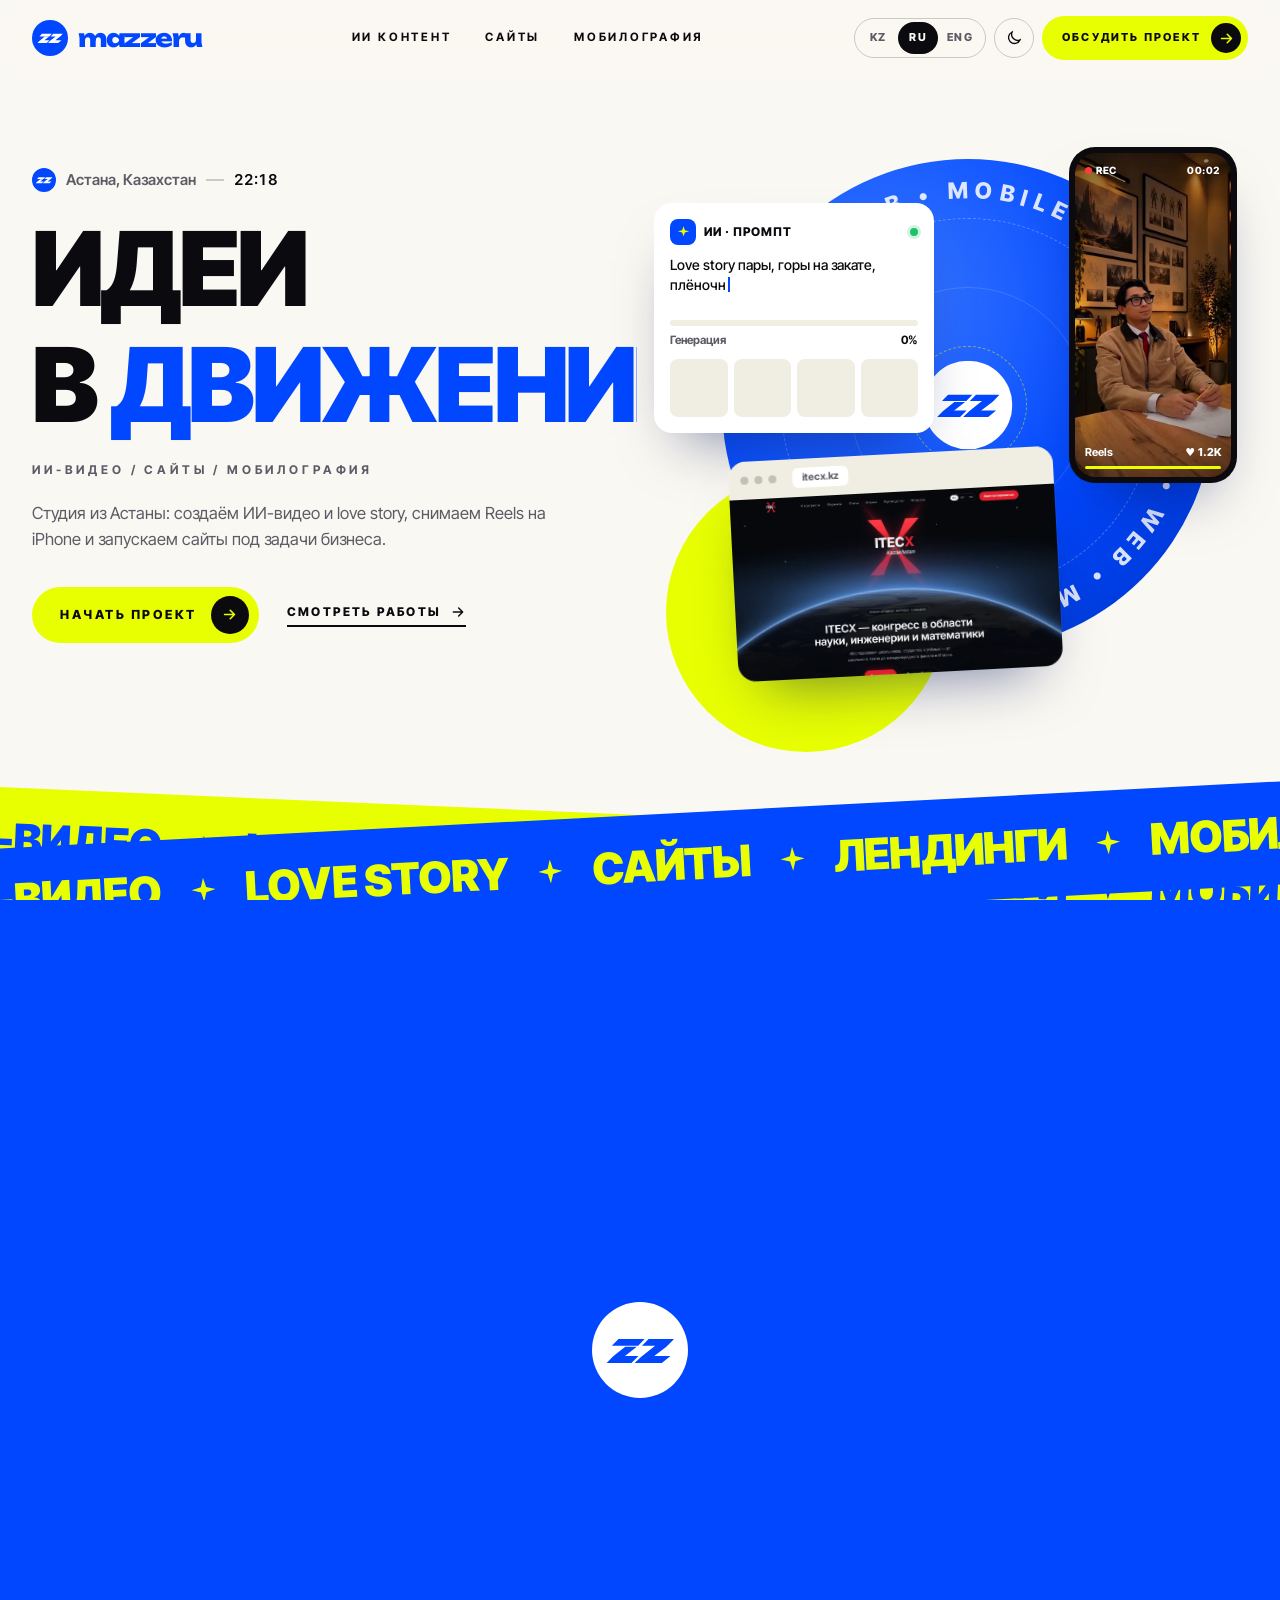
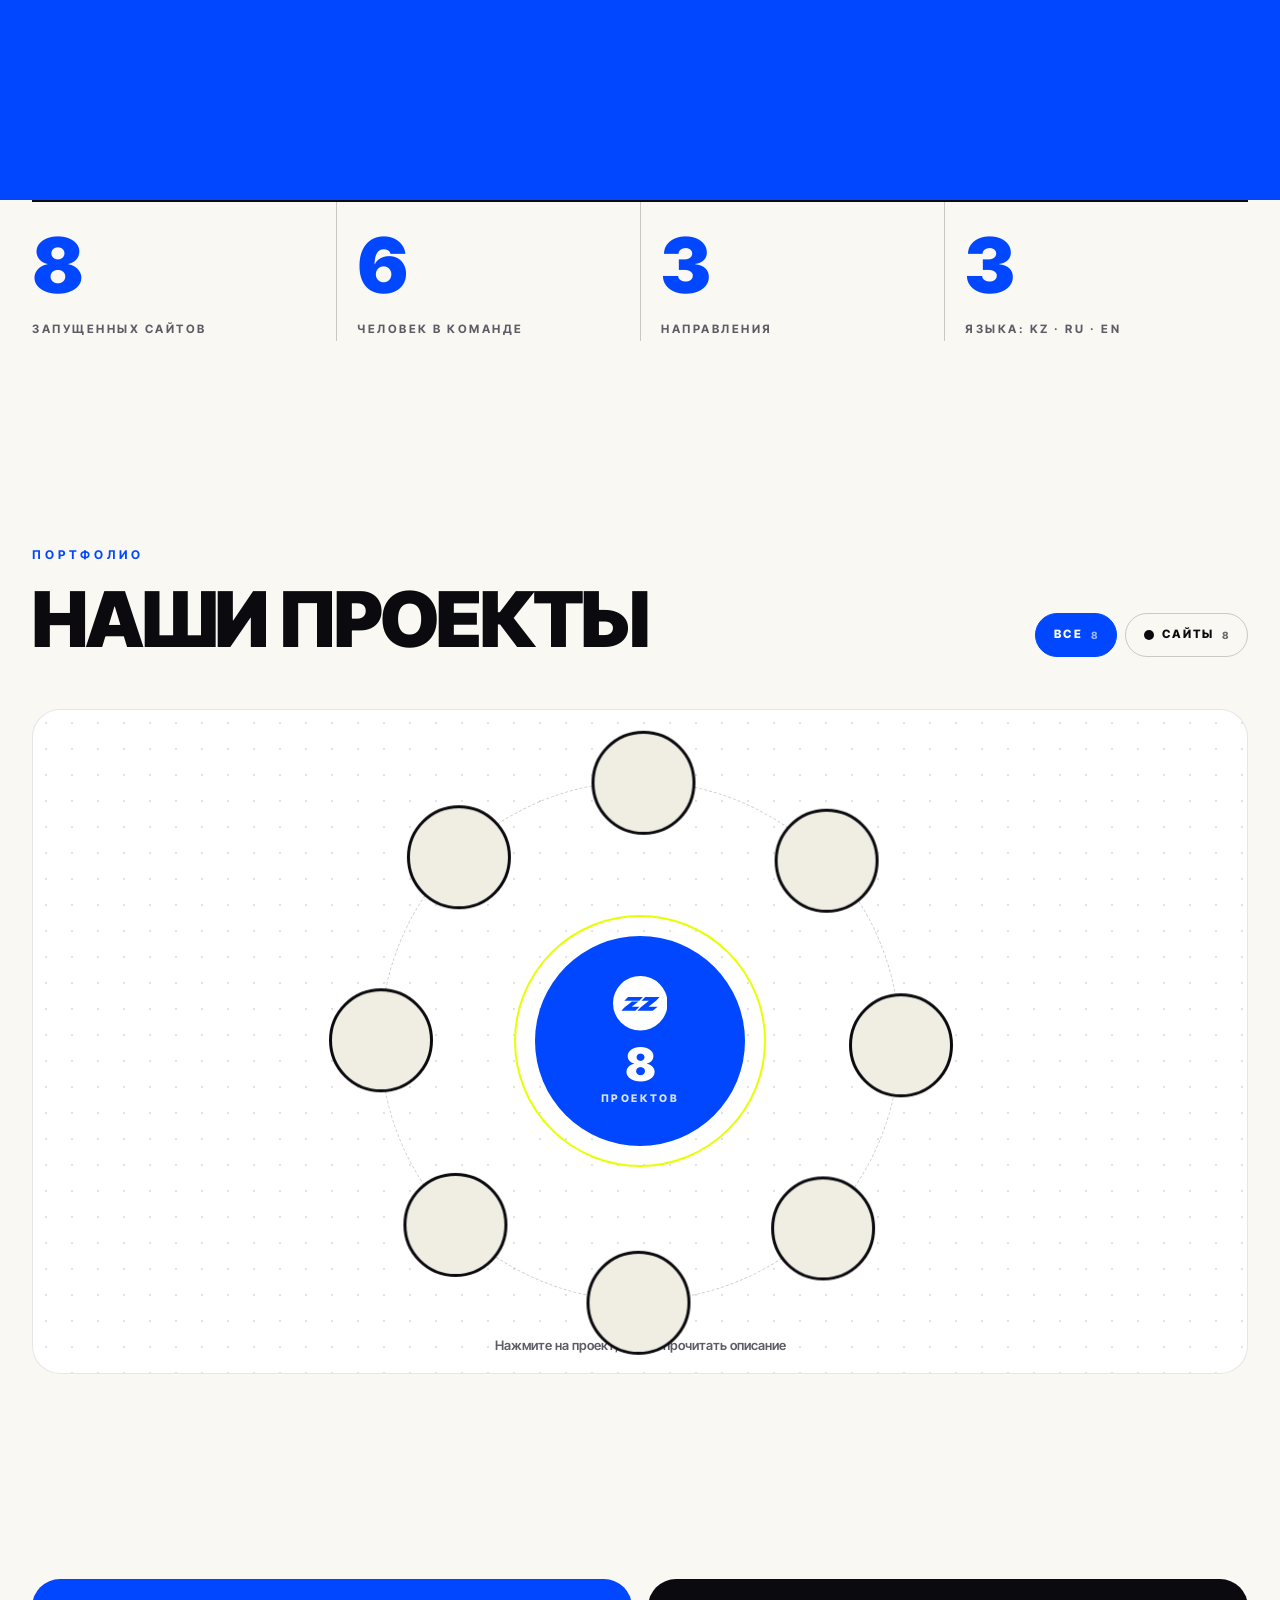
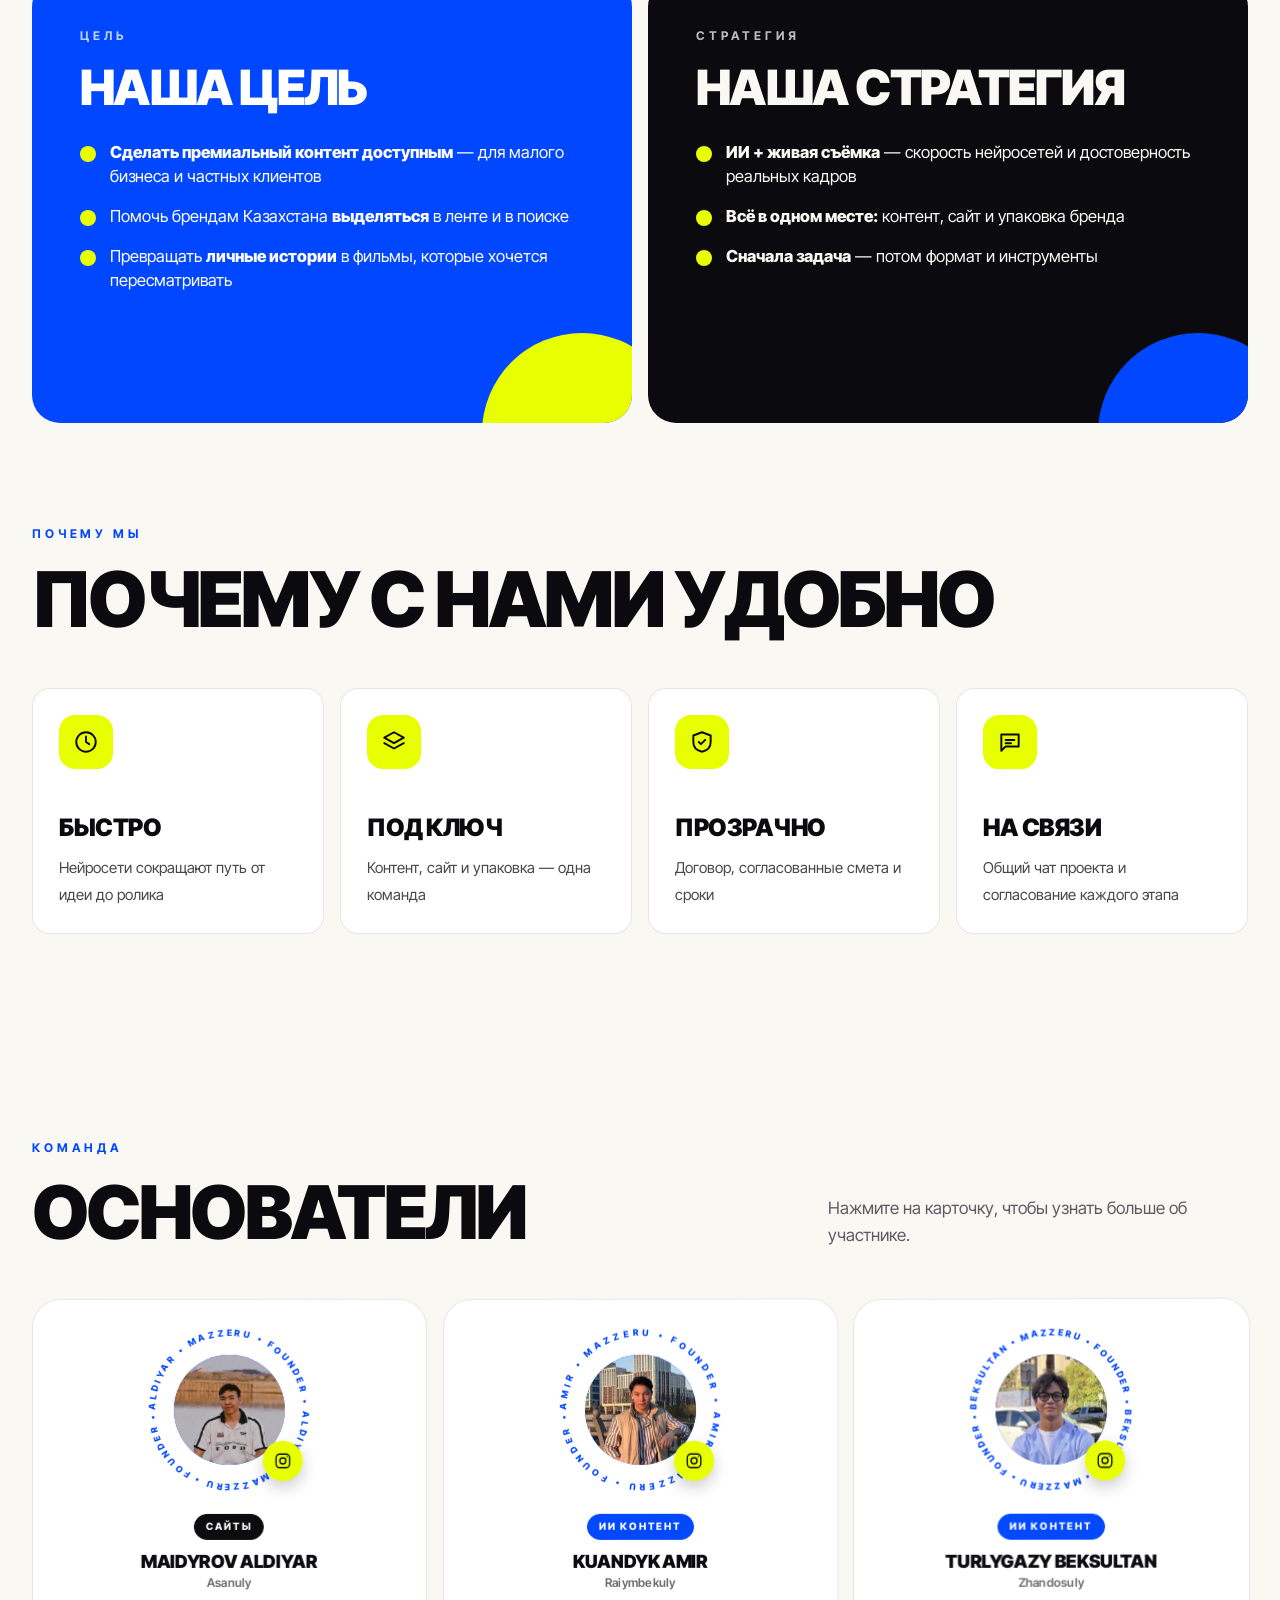
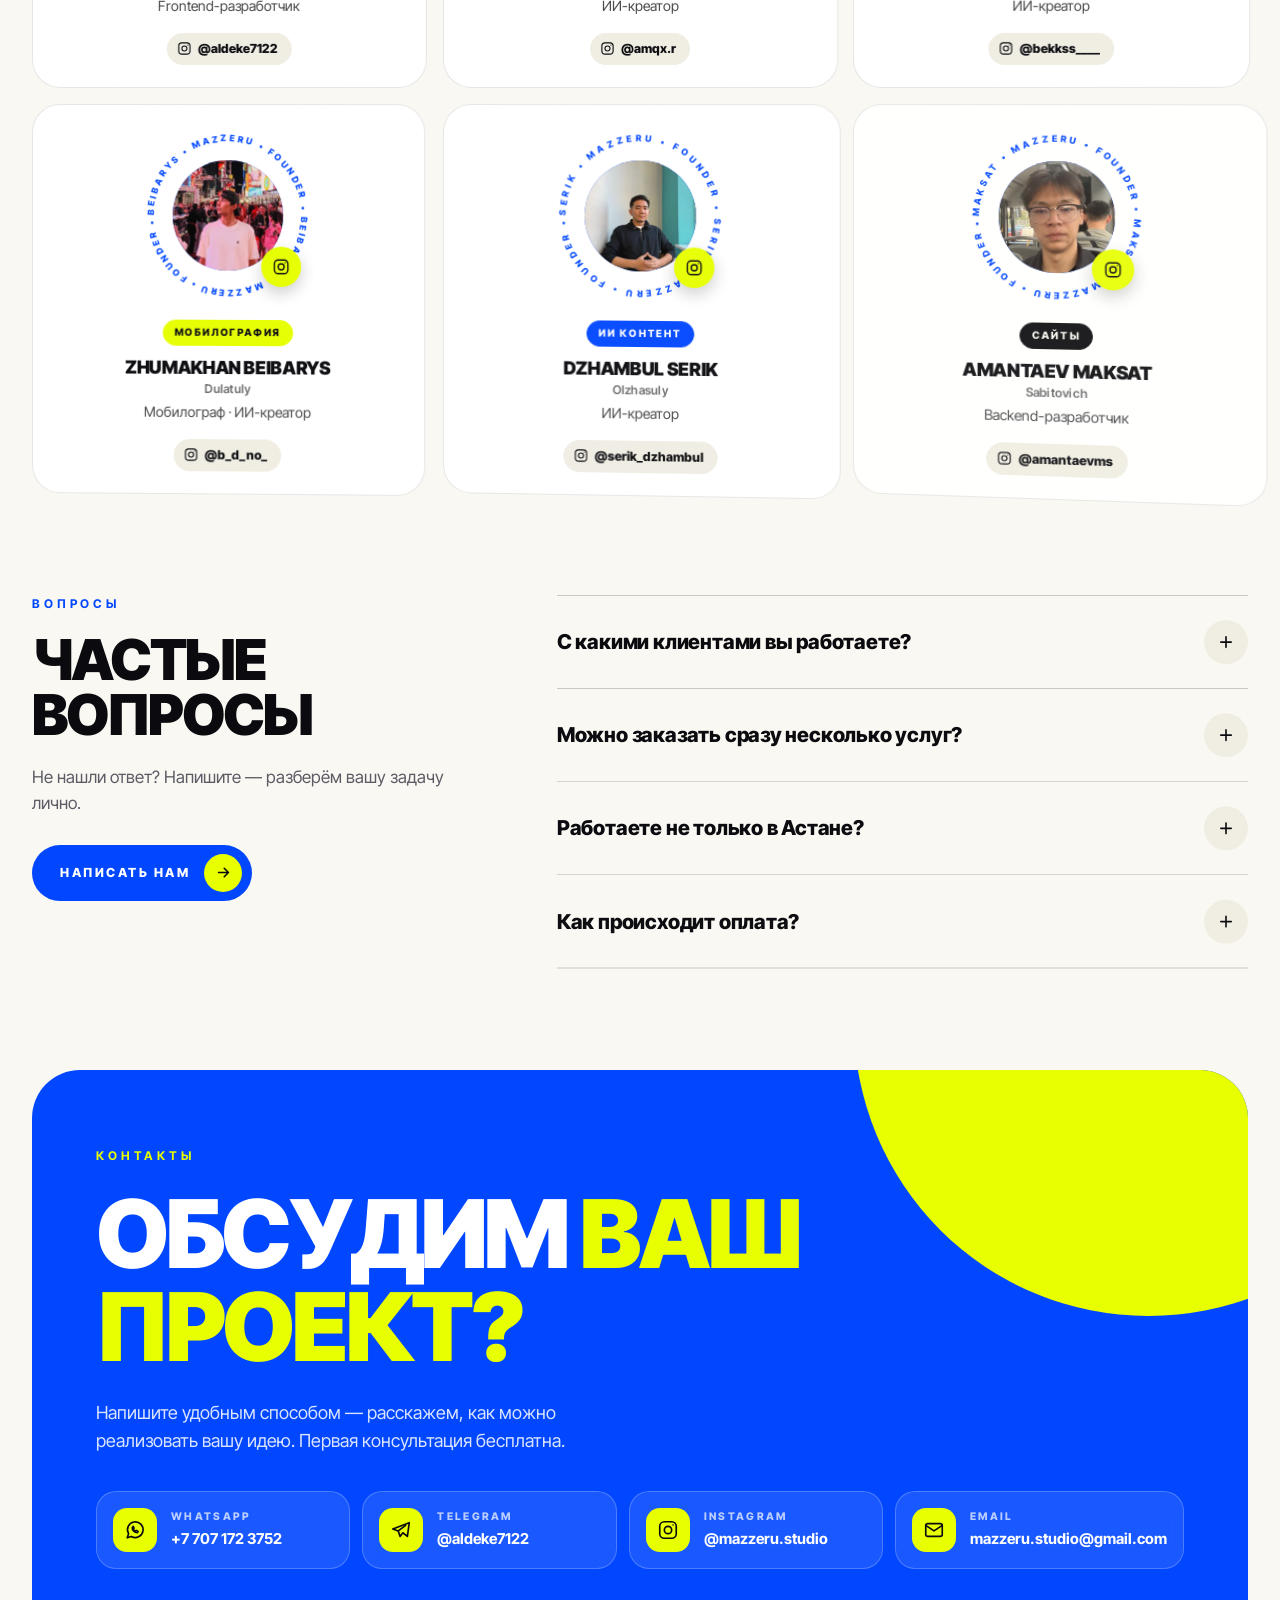
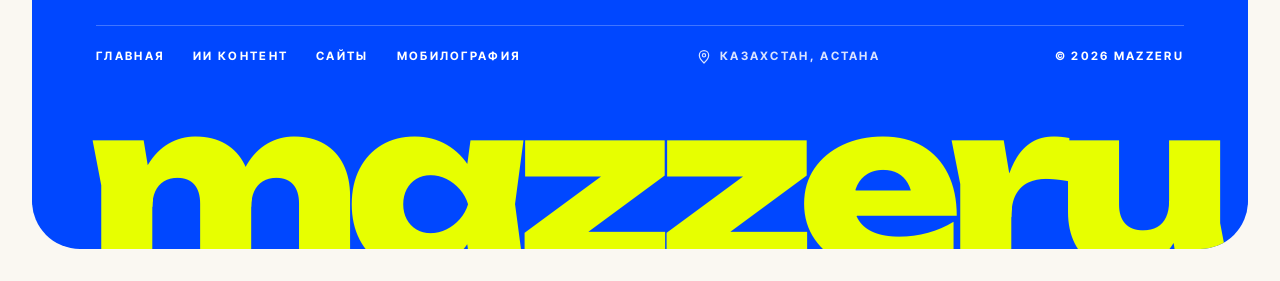
<file: index.html>
<!doctype html>
<html lang="ru">
<head>
  <meta charset="utf-8">
  <meta name="viewport" content="width=device-width, initial-scale=1">
  <title>Mazzeru — ИИ контент, мобилография и сайты</title>
  <meta name="description" content="Digital-студия из Астаны: ИИ-видео и love story, мобилография и Reels, разработка сайтов и лендингов.">
  <meta property="og:title" content="Mazzeru — ИИ контент, мобилография и сайты">
  <meta property="og:description" content="Digital-студия из Астаны: ИИ-видео и love story, мобилография и Reels, разработка сайтов и лендингов.">
  <meta property="og:image" content="assets/img/og.png">
  <meta name="theme-color" content="#0047ff">
  <link rel="icon" href="assets/img/favicon.svg" type="image/svg+xml">
  <link rel="stylesheet" href="assets/css/fonts.css?v=20261017e">
  <link rel="stylesheet" href="assets/css/style.css?v=20261017e">
  <script>try{var d=document.documentElement,t=localStorage.getItem("theme");if(t)d.dataset.theme=t;var q=new URLSearchParams(location.search).get("lang")||localStorage.getItem("lang");if(q)d.lang=q==="kz"?"kk":q;if(sessionStorage.getItem("intro")||/[?&]nointro/.test(location.search)||matchMedia("(prefers-reduced-motion: reduce)").matches)d.classList.add("intro-seen");if(sessionStorage.getItem("wipe")==="1")d.classList.add("wiping")}catch(e){}</script>
</head>
<body data-page="home">
  <!-- Интро: ZZ-знак и логотип -->
  <div class="intro" aria-hidden="true">
    <div class="intro-slash"></div>
    <div class="intro-stage">
      <svg class="intro-mark" viewBox="45 45 1160 1160" aria-hidden="true"><circle class="mk-bg" cx="625" cy="625" r="580"/><path class="mk-z mk-z1" d="M365 491 L681 491 L603 573 L285 573Z M447 587 L587 587 L443 697 L607 697 L521 783 L222 783 L292 710 L320 686Z"/><path class="mk-z mk-z2" d="M729 491 L1036 491 L965 566 L940 588 L797 697 L993 697 L889 783 L561 783 L630 716 L648 700 L808 573 L649 573Z"/></svg>
      <div class="intro-word"><span>m</span><span>a</span><span>z</span><span>z</span><span>e</span><span>r</span><span>u</span></div>
    </div>
    <span class="intro-tag label">AI VIDEO / WEB / MOBILE FILM</span>
  </div>
  <div class="wipe" aria-hidden="true"><svg class="" viewBox="45 45 1160 1160" aria-hidden="true"><circle class="mk-bg" cx="625" cy="625" r="580"/><path class="mk-z mk-z1" d="M365 491 L681 491 L603 573 L285 573Z M447 587 L587 587 L443 697 L607 697 L521 783 L222 783 L292 710 L320 686Z"/><path class="mk-z mk-z2" d="M729 491 L1036 491 L965 566 L940 588 L797 697 L993 697 L889 783 L561 783 L630 716 L648 700 L808 573 L649 573Z"/></svg></div>
  <div class="progress" aria-hidden="true"></div>
  <div class="cursor" aria-hidden="true"></div>

  <header class="header">
    <div class="wrap">
      <a class="logo" href="index.html" aria-label="Mazzeru"><svg class="mark" viewBox="45 45 1160 1160" aria-hidden="true"><circle class="mk-bg" cx="625" cy="625" r="580"/><path class="mk-z mk-z1" d="M365 491 L681 491 L603 573 L285 573Z M447 587 L587 587 L443 697 L607 697 L521 783 L222 783 L292 710 L320 686Z"/><path class="mk-z mk-z2" d="M729 491 L1036 491 L965 566 L940 588 L797 697 L993 697 L889 783 L561 783 L630 716 L648 700 L808 573 L649 573Z"/></svg><span class="wordmark">mazzeru</span></a>
      <nav class="nav" aria-label="Menu">
        <a href="ai-content.html" data-i18n="nav.ai">ИИ контент</a>
        <a href="websites.html" data-i18n="nav.web">Сайты</a>
        <a href="mobilography.html" data-i18n="nav.mobile">Мобилография</a>
      </nav>
      <div class="header-actions">
        <div class="lang" role="group" aria-label="Language">
          <button type="button" data-lang="kz">KZ</button><button type="button" data-lang="ru">RU</button><button type="button" data-lang="en">ENG</button>
        </div>
        <button class="icon-btn" type="button" data-theme-toggle data-i18n-aria="ui.theme" aria-label="Сменить тему">
          <svg class="theme-moon" viewBox="0 0 24 24" fill="none" stroke="currentColor" stroke-width="1.8"><path d="M20 14.5A8 8 0 0 1 9.5 4 8 8 0 1 0 20 14.5z"/></svg>
          <svg class="theme-sun" viewBox="0 0 24 24" fill="none" stroke="currentColor" stroke-width="1.8" stroke-linecap="round"><circle cx="12" cy="12" r="4"/><path d="M12 2v2M12 20v2M4.9 4.9l1.4 1.4M17.7 17.7l1.4 1.4M2 12h2M20 12h2M4.9 19.1l1.4-1.4M17.7 6.3l1.4-1.4"/></svg>
        </button>
        <a class="btn btn--sm" href="#contacts" data-magnetic><span data-i18n="hdr.cta">Обсудить проект</span><span class="arr"><svg viewBox="0 0 24 24" fill="none" stroke="currentColor" stroke-width="2.2" stroke-linecap="round" stroke-linejoin="round"><path d="M5 12h14M13 6l6 6-6 6"/></svg></span></a>
        <button class="burger" type="button" data-burger data-i18n-aria="ui.menu" aria-label="Меню" aria-expanded="false"><i></i></button>
      </div>
    </div>
  </header>

  <div class="mmenu" id="mmenu">
    <nav>
      <a href="index.html" class="active" data-i18n="nav.home">Главная</a>
      <a href="ai-content.html" data-i18n="nav.ai">ИИ контент</a>
      <a href="websites.html" data-i18n="nav.web">Сайты</a>
      <a href="mobilography.html" data-i18n="nav.mobile">Мобилография</a>
      <a href="#contacts" data-close-menu data-i18n="nav.contacts">Контакты</a>
    </nav>
    <div class="mmenu-row">
      <div class="lang" role="group" aria-label="Language">
        <button type="button" data-lang="kz">KZ</button><button type="button" data-lang="ru">RU</button><button type="button" data-lang="en">ENG</button>
      </div>
      <a class="btn btn--sm" href="#" data-wa><span data-i18n="cta.btn">Написать нам</span><span class="arr"><svg viewBox="0 0 24 24" fill="none" stroke="currentColor" stroke-width="2.2" stroke-linecap="round" stroke-linejoin="round"><path d="M5 12h14M13 6l6 6-6 6"/></svg></span></a>
    </div>
  </div>

  <main>
    <section class="hero">
      <div class="wrap">
        <div class="hero-text">
          <span class="hero-eyebrow"><span class="mini"><svg class="" viewBox="45 45 1160 1160" aria-hidden="true"><circle class="mk-bg" cx="625" cy="625" r="580"/><path class="mk-z mk-z1" d="M365 491 L681 491 L603 573 L285 573Z M447 587 L587 587 L443 697 L607 697 L521 783 L222 783 L292 710 L320 686Z"/><path class="mk-z mk-z2" d="M729 491 L1036 491 L965 566 L940 588 L797 697 L993 697 L889 783 L561 783 L630 716 L648 700 L808 573 L649 573Z"/></svg></span><span data-i18n="home.city">Астана, Казахстан</span><span class="sep"></span><span class="clock" data-clock>--:--</span></span>
          <h1 data-lines data-i18n="home.h1">Идеи<br>в&nbsp;<em>движение</em></h1>
          <p class="hero-tag label label--muted" data-i18n="home.tagline">ИИ-видео / Сайты / Мобилография</p>
          <p class="hero-lead" data-i18n="home.lead">Студия из Астаны: создаём ИИ-видео и love story, снимаем Reels на iPhone и запускаем сайты под задачи бизнеса.</p>
          <div class="hero-actions">
            <a class="btn" href="#" data-wa data-magnetic><span data-i18n="hero.create">Начать проект</span><span class="arr"><svg viewBox="0 0 24 24" fill="none" stroke="currentColor" stroke-width="2.2" stroke-linecap="round" stroke-linejoin="round"><path d="M5 12h14M13 6l6 6-6 6"/></svg></span></a>
            <a class="link-arrow" href="#work"><span data-i18n="hero.works">Смотреть работы</span><svg viewBox="0 0 24 24" fill="none" stroke="currentColor" stroke-width="2.2" stroke-linecap="round" stroke-linejoin="round"><path d="M5 12h14M13 6l6 6-6 6"/></svg></a>
          </div>
        </div>
        <div class="hero-visual hero-visual--home" data-parallax>
<!--visual-home-->          <div class="hero-sun"></div>
          <div class="hero-circle">
            <span class="ring r1"></span><span class="ring r2"></span><span class="ring r3"></span>
            <svg class="ring-text" viewBox="0 0 200 200" aria-hidden="true"><defs><path id="rt-home" d="M100,100 m-84,0 a84,84 0 1,1 168,0 a84,84 0 1,1 -168,0"/></defs><text><textPath href="#rt-home">AI VIDEO • WEB • MOBILE FILM • AI VIDEO • WEB • MOBILE FILM •</textPath></text></svg>
            <div class="core"><svg class="" viewBox="45 45 1160 1160" aria-hidden="true"><circle class="mk-bg" cx="625" cy="625" r="580"/><path class="mk-z mk-z1" d="M365 491 L681 491 L603 573 L285 573Z M447 587 L587 587 L443 697 L607 697 L521 783 L222 783 L292 710 L320 686Z"/><path class="mk-z mk-z2" d="M729 491 L1036 491 L965 566 L940 588 L797 697 L993 697 L889 783 L561 783 L630 716 L648 700 L808 573 L649 573Z"/></svg></div>
          </div>
          <div class="vis vis-prompt">
            <div class="vp-head"><span class="vp-ico"><svg viewBox="0 0 24 24" fill="currentColor"><path d="M12 2l2.2 6.3L21 10l-6.8 1.9L12 18l-2.2-6.1L3 10l6.8-1.7z"/></svg></span><span data-i18n="vis.promptH">ИИ · промпт</span><span class="vp-live"></span></div>
            <p class="vp-text"><span data-type="vis.prompt"></span><i class="caret"></i></p>
            <div class="vp-bar"><i data-bar></i></div>
            <div class="vp-foot"><span data-i18n="vis.gen">Генерация</span><b data-pct>0%</b></div>
            <div class="vp-frames"><i></i><i></i><i></i><i></i></div>
          </div>
          <div class="vis vis-phone">
            <div class="ph-screen"><video src="assets/video/ai-snap.mp4" poster="assets/img/ai/snap-poster.webp" muted loop playsinline autoplay preload="metadata"></video>
              <div class="ph-top"><span class="rec"><i></i>REC</span><span data-timecode>00:00</span></div>
              <div class="ph-bottom"><b>Reels</b><span class="ph-like">♥ <em data-likes>1.2K</em></span></div>
              <div class="ph-prog"><i></i></div>
            </div>
          </div>
          <div class="vis vis-browser">
            <div class="browser-bar"><i></i><i></i><i></i><span class="url">itecx.kz</span></div>
            <div class="vb-body"><img src="assets/img/projects/itecx.webp?v=2" alt=""></div>
          </div>

        </div>
      </div>
    </section>

    <div class="bands" aria-hidden="true">
      <div class="band band--yellow" data-marquee="mq.home"></div>
      <div class="band band--blue" data-marquee="mq.home"></div>
    </div>

    <section class="section" id="services">
      <div class="wrap">
        <div class="sec-head" data-reveal>
          <div><span class="label" data-i18n="lbl.services">Услуги</span><h2 class="h2" data-i18n="home.dirs">Три направления</h2></div>
          <p class="sec-note" data-i18n="home.dirsNote">Контент, съёмка и сайт — одна команда и единый визуальный стиль.</p>
        </div>
        <div class="dirs">
          <a class="dir dir--ai" href="ai-content.html" data-reveal>
            <div class="dir-orb"></div><div class="dir-icon"><svg viewBox="0 0 24 24" fill="none" stroke="currentColor" stroke-width="1.6" stroke-linecap="round" stroke-linejoin="round"><path d="M12 3l1.8 5.2L19 10l-5.2 1.8L12 17l-1.8-5.2L5 10l5.2-1.8z"/><path d="M19 15l.8 2.2L22 18l-2.2.8L19 21l-.8-2.2L16 18l2.2-.8z"/></svg></div>
            <div class="dir-top"><span class="dir-num">01 /</span><span class="dir-go"><svg viewBox="0 0 24 24" fill="none" stroke="currentColor" stroke-width="2.2" stroke-linecap="round" stroke-linejoin="round"><path d="M5 12h14M13 6l6 6-6 6"/></svg></span></div>
            <div><h3 data-i18n="nav.ai">ИИ контент</h3><p data-i18n="home.dir.ai">Love story, реклама, ИИ-аватары и клипы — без съёмочной группы и локаций.</p></div>
          </a>
          <a class="dir dir--web" href="websites.html" data-reveal>
            <div class="dir-orb"></div><div class="dir-icon"><svg viewBox="0 0 24 24" fill="none" stroke="currentColor" stroke-width="1.6" stroke-linecap="round" stroke-linejoin="round"><rect x="2.5" y="4" width="19" height="16" rx="2.5"/><path d="M2.5 9h19M9 14l-2 1.5L9 17M15 14l2 1.5-2 1.5"/></svg></div>
            <div class="dir-top"><span class="dir-num">02 /</span><span class="dir-go"><svg viewBox="0 0 24 24" fill="none" stroke="currentColor" stroke-width="2.2" stroke-linecap="round" stroke-linejoin="round"><path d="M5 12h14M13 6l6 6-6 6"/></svg></span></div>
            <div><h3 data-i18n="nav.web">Сайты</h3><p data-i18n="home.dir.web">Лендинги, корпоративные сайты и сайты мероприятий — на KZ, RU и EN.</p></div>
          </a>
          <a class="dir dir--mobile" href="mobilography.html" data-reveal>
            <div class="dir-orb"></div><div class="dir-icon"><svg viewBox="0 0 24 24" fill="none" stroke="currentColor" stroke-width="1.6" stroke-linecap="round" stroke-linejoin="round"><rect x="6" y="2.5" width="12" height="19" rx="3"/><circle cx="12" cy="9" r="2.6"/><path d="M10.5 18h3"/></svg></div>
            <div class="dir-top"><span class="dir-num">03 /</span><span class="dir-go"><svg viewBox="0 0 24 24" fill="none" stroke="currentColor" stroke-width="2.2" stroke-linecap="round" stroke-linejoin="round"><path d="M5 12h14M13 6l6 6-6 6"/></svg></span></div>
            <div><h3 data-i18n="nav.mobile">Мобилография</h3><p data-i18n="home.dir.mobile">Reels, контент-дни и съёмка событий — на iPhone, с кинематографичной картинкой.</p></div>
          </a>
        </div>
      </div>
    </section>

    <section class="section section--tight">
      <div class="wrap">
        <div class="stats" data-reveal>
          <div class="stat"><b data-count-cat="web" data-count="0">0</b><span data-i18n="home.stat0">запущенных сайтов</span></div>
          <div class="stat"><b data-count="6">0</b><span data-i18n="home.stat1">человек в команде</span></div>
          <div class="stat"><b data-count="3">0</b><span data-i18n="home.stat2">направления</span></div>
          <div class="stat"><b data-count="3">0</b><span data-i18n="home.stat3">языка: KZ · RU · EN</span></div>
        </div>
      </div>
    </section>

    <section class="section" id="work">
      <div class="wrap">
        <div class="sec-head" data-reveal>
          <div><span class="label" data-i18n="lbl.work">Портфолио</span><h2 class="h2" data-i18n="home.portH">Наши проекты</h2></div>
          <div class="filters" data-filters></div>
        </div>
        <div class="orbit" data-orbit="all">
          <div class="orbit-sphere"><span class="os-ring"></span><span class="os-ring os-ring--2"></span><div class="os-ball"><svg class="" viewBox="45 45 1160 1160" aria-hidden="true"><circle class="mk-bg" cx="625" cy="625" r="580"/><path class="mk-z mk-z1" d="M365 491 L681 491 L603 573 L285 573Z M447 587 L587 587 L443 697 L607 697 L521 783 L222 783 L292 710 L320 686Z"/><path class="mk-z mk-z2" d="M729 491 L1036 491 L965 566 L940 588 L797 697 L993 697 L889 783 L561 783 L630 716 L648 700 L808 573 L649 573Z"/></svg><b data-orbit-count>0</b><span data-i18n="orbit.projects">проектов</span></div></div>
          <div class="orbit-info" aria-live="polite"></div>
          <p class="orbit-hint" data-i18n="orbit.hint">Нажмите на проект, чтобы прочитать описание</p>
        </div>
      </div>
    </section>

    <section class="section">
      <div class="wrap duo">
        <div class="panel panel--blue" data-reveal>
          <span class="label" data-i18n="home.c1lbl">Цель</span>
          <h3 data-i18n="home.c1">Наша цель</h3>
          <ul class="bullets">
              <li data-i18n="home.c1.0"><b>Сделать премиальный контент доступным</b> — для малого бизнеса и частных клиентов</li>
              <li data-i18n="home.c1.1">Помочь брендам Казахстана <b>выделяться</b> в ленте и в поиске</li>
              <li data-i18n="home.c1.2">Превращать <b>личные истории</b> в фильмы, которые хочется пересматривать</li>
          </ul>
        </div>
        <div class="panel panel--ink" data-reveal>
          <span class="label" data-i18n="home.c2lbl">Стратегия</span>
          <h3 data-i18n="home.c2">Наша стратегия</h3>
          <ul class="bullets">
              <li data-i18n="home.c2.0"><b>ИИ + живая съёмка</b> — скорость нейросетей и достоверность реальных кадров</li>
              <li data-i18n="home.c2.1"><b>Всё в одном месте:</b> контент, сайт и упаковка бренда</li>
              <li data-i18n="home.c2.2"><b>Сначала задача</b> — потом формат и инструменты</li>
          </ul>
        </div>
      </div>
    </section>

    <section class="section section--tight">
      <div class="wrap">
        <div class="sec-head" data-reveal>
          <div><span class="label" data-i18n="lbl.why">Почему мы</span><h2 class="h2" data-i18n="home.whyH">Почему с нами удобно</h2></div>
          
        </div>
        <ul class="why">
          <li data-reveal><span data-icon="clock"></span><div><b data-i18n="home.why0">Быстро</b><span data-i18n="home.why0d">Нейросети сокращают путь от идеи до ролика</span></div></li>
          <li data-reveal><span data-icon="layers"></span><div><b data-i18n="home.why1">Под ключ</b><span data-i18n="home.why1d">Контент, сайт и упаковка — одна команда</span></div></li>
          <li data-reveal><span data-icon="shield"></span><div><b data-i18n="home.why2">Прозрачно</b><span data-i18n="home.why2d">Договор, согласованные смета и сроки</span></div></li>
          <li data-reveal><span data-icon="chat"></span><div><b data-i18n="home.why3">На связи</b><span data-i18n="home.why3d">Общий чат проекта и согласование каждого этапа</span></div></li>
        </ul>
      </div>
    </section>

    <section class="section" id="team">
      <div class="wrap">
        <div class="sec-head" data-reveal>
          <div><span class="label" data-i18n="lbl.team">Команда</span><h2 class="h2" data-i18n="home.teamH">Основатели</h2></div>
          <p class="sec-note" data-i18n="home.teamNote">Нажмите на карточку, чтобы узнать больше об участнике.</p>
        </div>
        <div class="team" data-team></div>
      </div>
    </section>

    <section class="section section--tight">
      <div class="wrap faq-grid">
        <div data-reveal>
          <span class="label" data-i18n="lbl.faq" style="color:var(--blue);display:block;margin-bottom:18px">Вопросы</span>
          <h2 class="h2" data-i18n="faq.h">Частые вопросы</h2>
          <p class="sec-note" data-i18n="faq.note" style="margin:22px 0 28px">Не нашли ответ? Напишите — разберём вашу задачу лично.</p>
          <a class="btn btn--blue" href="#" data-wa data-magnetic><span data-i18n="cta.btn">Написать нам</span><span class="arr"><svg viewBox="0 0 24 24" fill="none" stroke="currentColor" stroke-width="2.2" stroke-linecap="round" stroke-linejoin="round"><path d="M5 12h14M13 6l6 6-6 6"/></svg></span></a>
        </div>
        <div class="faq" data-faq="home"></div>
      </div>
    </section>

  </main>

  <footer class="contact" id="contacts" data-contacts></footer>

  <script src="assets/vendor/gsap.min.js" defer></script>
  <script src="assets/vendor/ScrollTrigger.min.js" defer></script>
  <script src="assets/js/i18n.js?v=20261017e" defer></script>
  <script src="assets/js/data.js?v=20261017e" defer></script>
  <script src="assets/js/main.js?v=20261017e" defer></script>
</body>
</html>
</file>
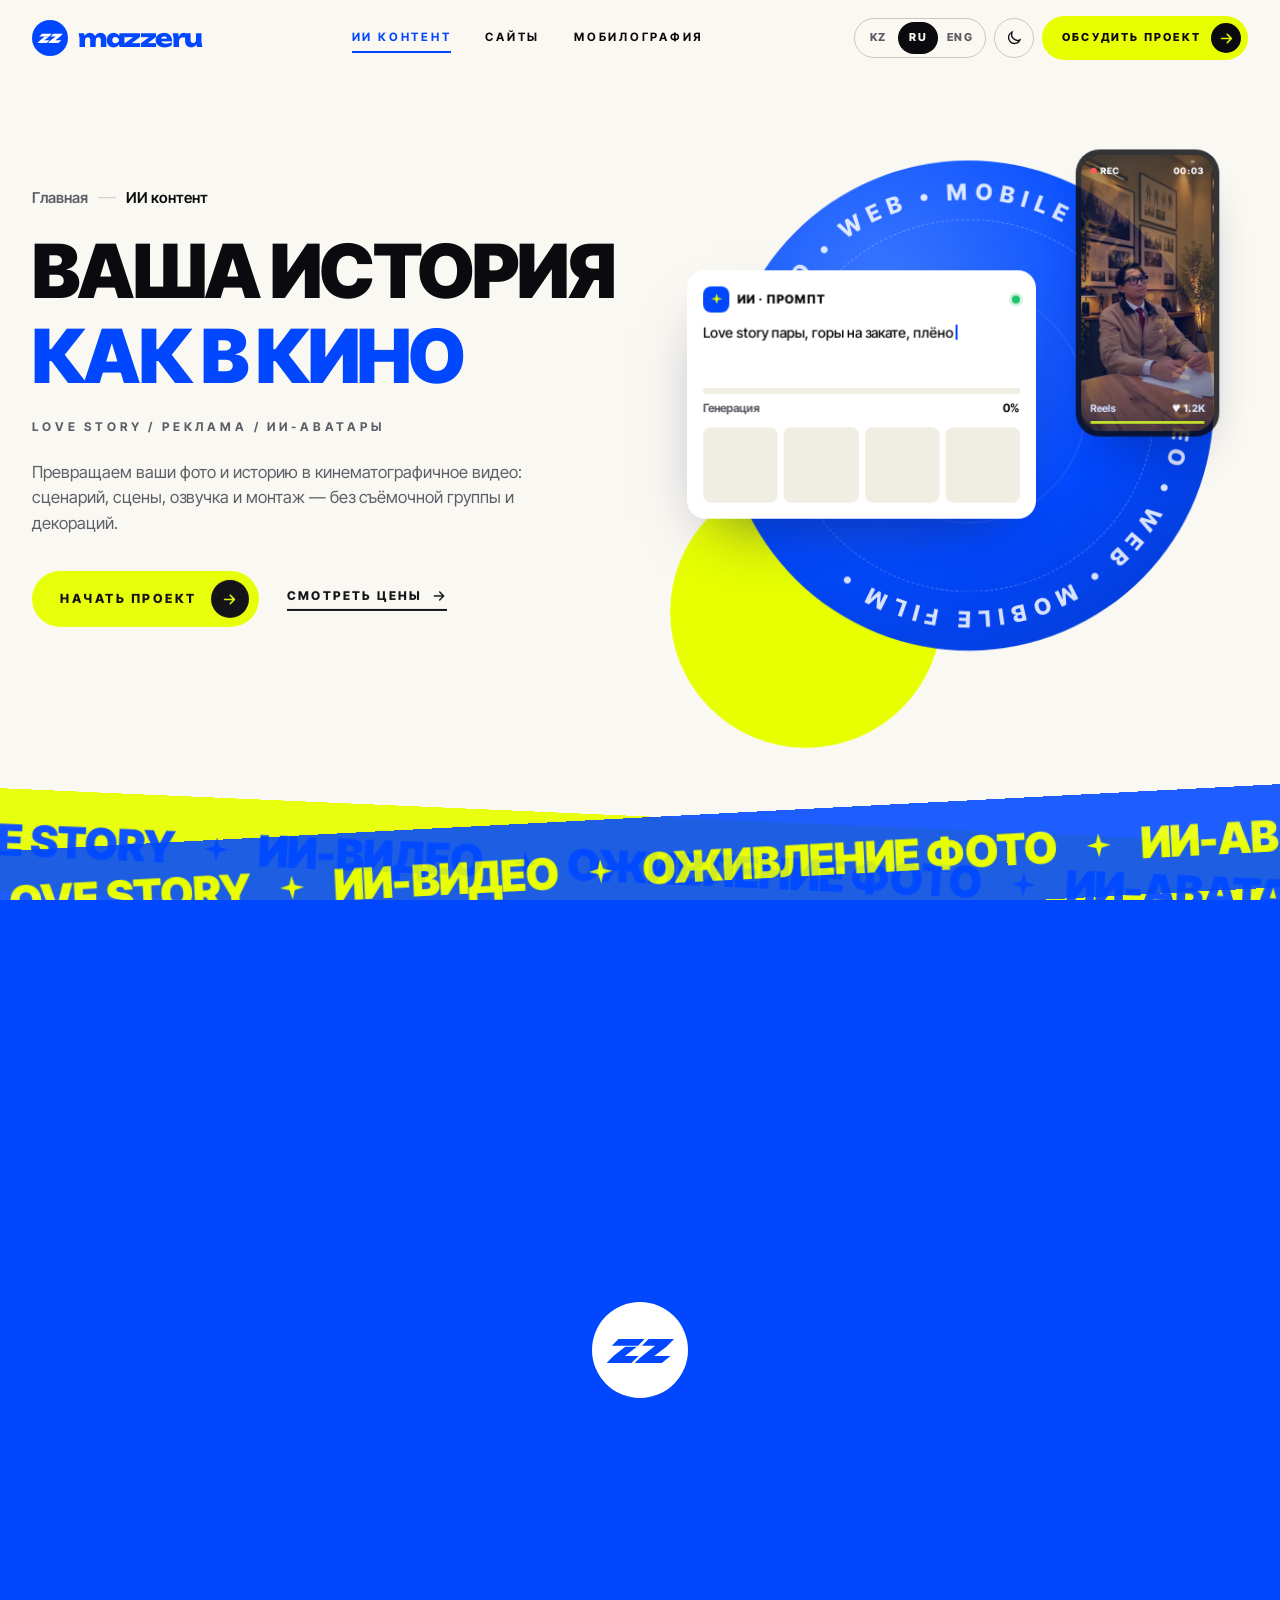
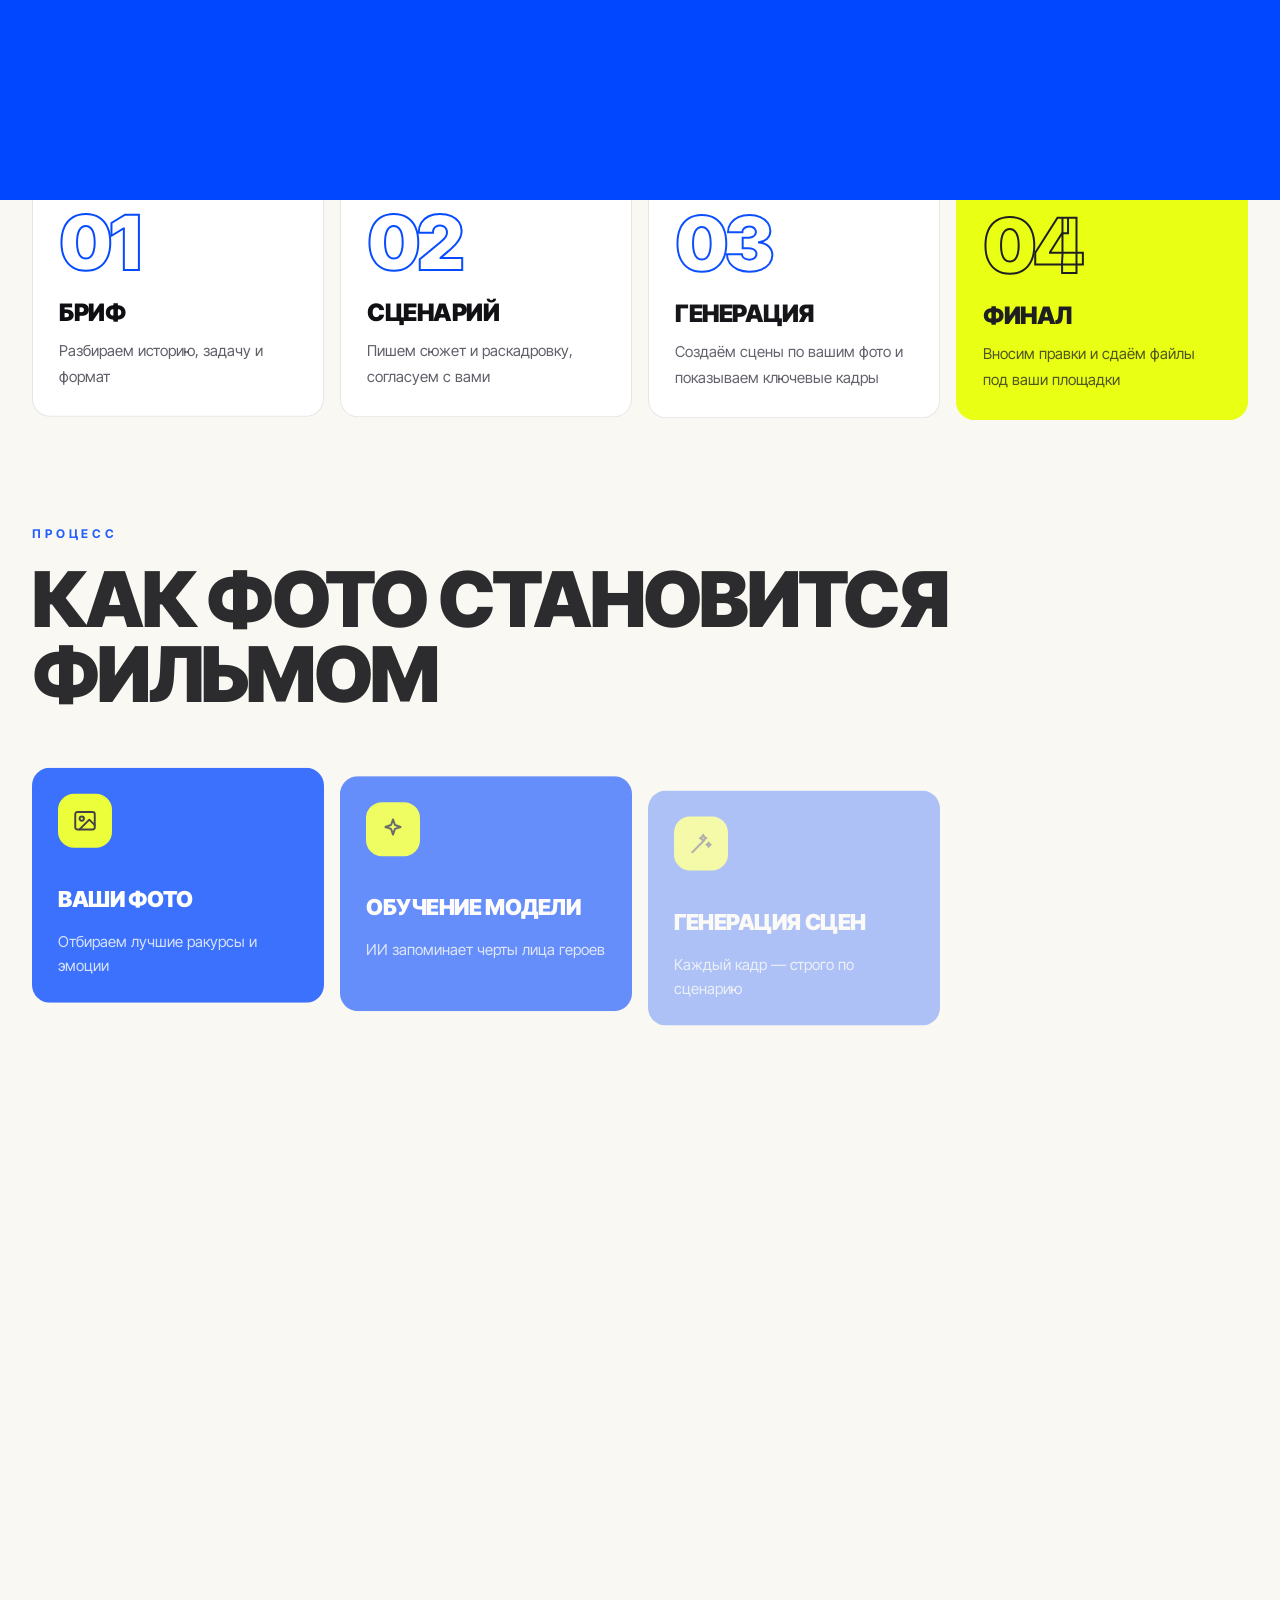
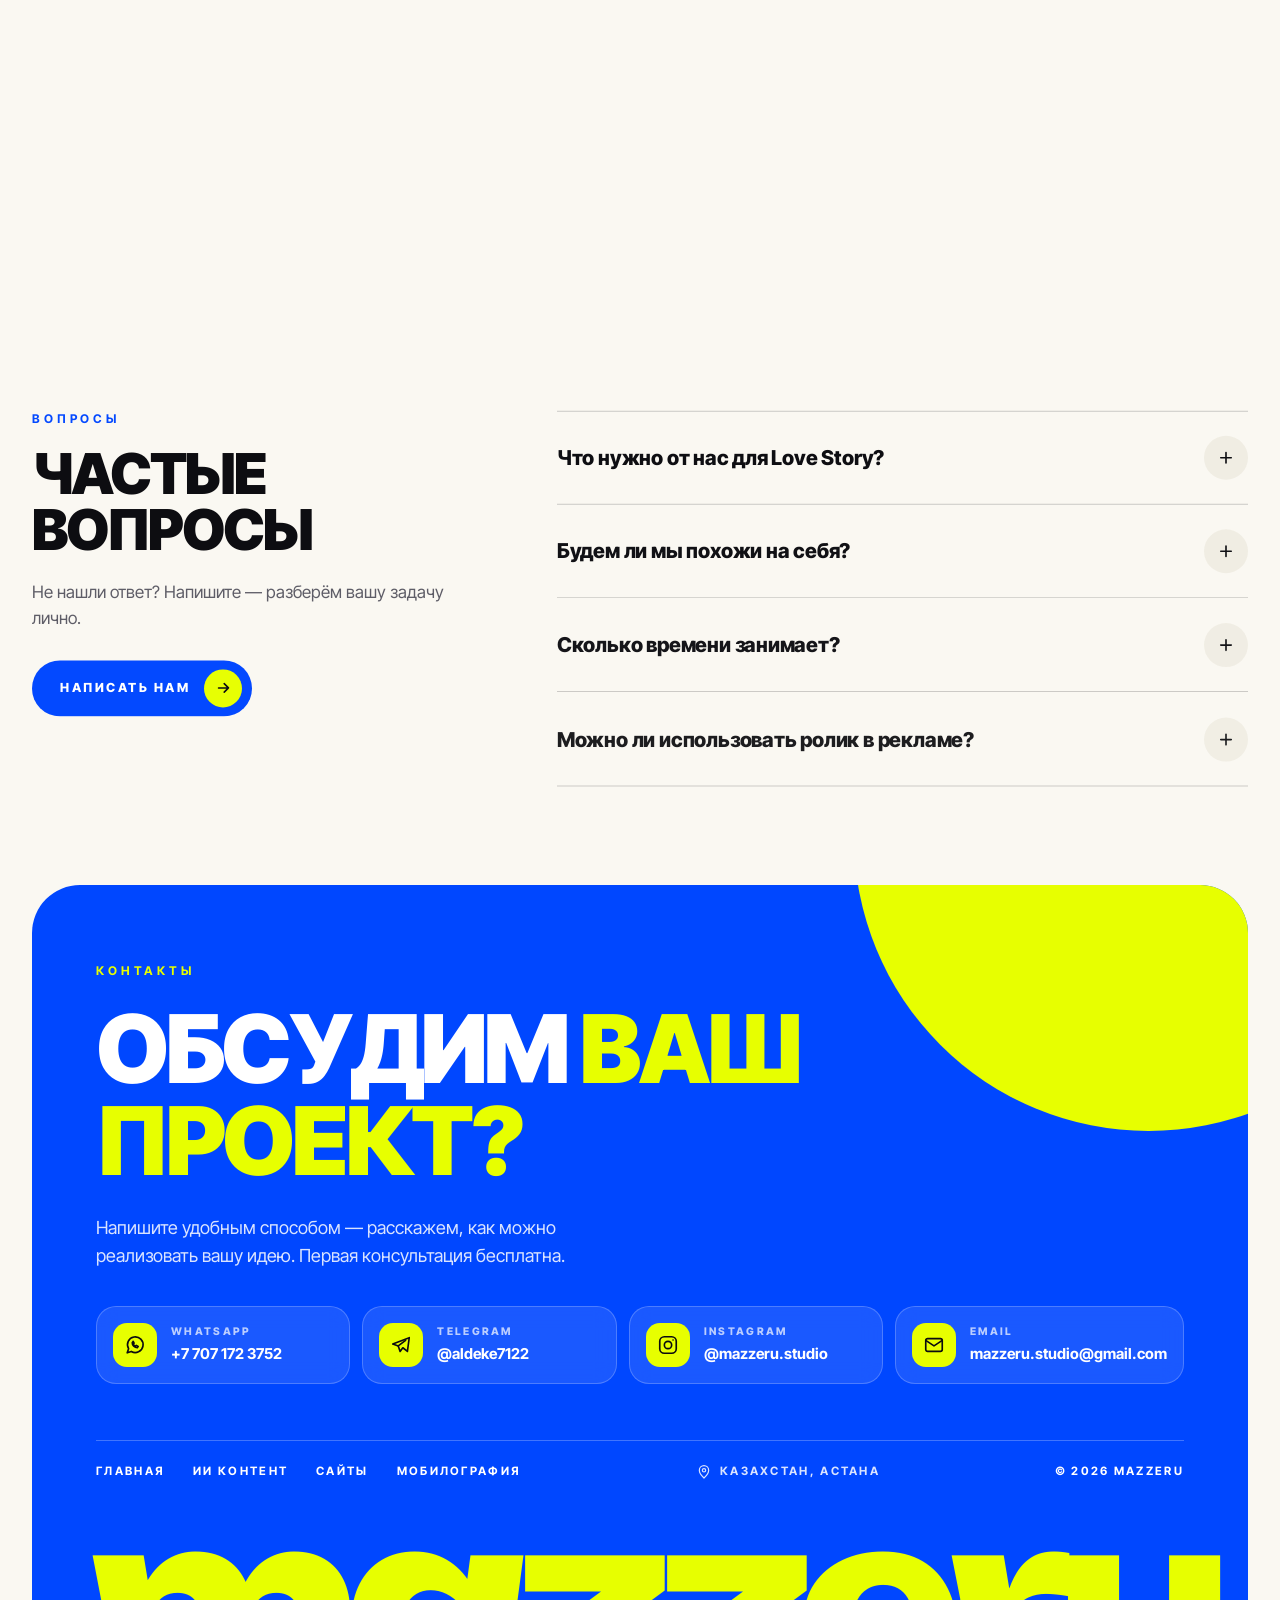
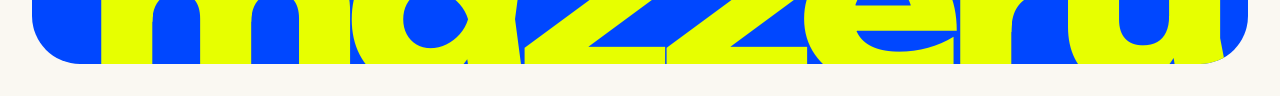
<file: ai-content.html>
<!doctype html>
<html lang="ru">
<head>
  <meta charset="utf-8">
  <meta name="viewport" content="width=device-width, initial-scale=1">
  <title>ИИ контент и Love Story — Mazzeru</title>
  <meta name="description" content="ИИ-видео на заказ: love story по вашим фото, рекламные ролики, ИИ-аватары и клипы. Астана, Казахстан.">
  <meta property="og:title" content="ИИ контент и Love Story — Mazzeru">
  <meta property="og:description" content="ИИ-видео на заказ: love story по вашим фото, рекламные ролики, ИИ-аватары и клипы. Астана, Казахстан.">
  <meta property="og:image" content="assets/img/og.png">
  <meta name="theme-color" content="#0047ff">
  <link rel="icon" href="assets/img/favicon.svg" type="image/svg+xml">
  <link rel="stylesheet" href="assets/css/fonts.css?v=20261017e">
  <link rel="stylesheet" href="assets/css/style.css?v=20261017e">
  <script>try{var d=document.documentElement,t=localStorage.getItem("theme");if(t)d.dataset.theme=t;var q=new URLSearchParams(location.search).get("lang")||localStorage.getItem("lang");if(q)d.lang=q==="kz"?"kk":q;if(sessionStorage.getItem("intro")||/[?&]nointro/.test(location.search)||matchMedia("(prefers-reduced-motion: reduce)").matches)d.classList.add("intro-seen");if(sessionStorage.getItem("wipe")==="1")d.classList.add("wiping")}catch(e){}</script>
</head>
<body data-page="ai">
  <!-- Интро: ZZ-знак и логотип -->
  <div class="intro" aria-hidden="true">
    <div class="intro-slash"></div>
    <div class="intro-stage">
      <svg class="intro-mark" viewBox="45 45 1160 1160" aria-hidden="true"><circle class="mk-bg" cx="625" cy="625" r="580"/><path class="mk-z mk-z1" d="M365 491 L681 491 L603 573 L285 573Z M447 587 L587 587 L443 697 L607 697 L521 783 L222 783 L292 710 L320 686Z"/><path class="mk-z mk-z2" d="M729 491 L1036 491 L965 566 L940 588 L797 697 L993 697 L889 783 L561 783 L630 716 L648 700 L808 573 L649 573Z"/></svg>
      <div class="intro-word"><span>m</span><span>a</span><span>z</span><span>z</span><span>e</span><span>r</span><span>u</span></div>
    </div>
    <span class="intro-tag label">AI VIDEO / WEB / MOBILE FILM</span>
  </div>
  <div class="wipe" aria-hidden="true"><svg class="" viewBox="45 45 1160 1160" aria-hidden="true"><circle class="mk-bg" cx="625" cy="625" r="580"/><path class="mk-z mk-z1" d="M365 491 L681 491 L603 573 L285 573Z M447 587 L587 587 L443 697 L607 697 L521 783 L222 783 L292 710 L320 686Z"/><path class="mk-z mk-z2" d="M729 491 L1036 491 L965 566 L940 588 L797 697 L993 697 L889 783 L561 783 L630 716 L648 700 L808 573 L649 573Z"/></svg></div>
  <div class="progress" aria-hidden="true"></div>
  <div class="cursor" aria-hidden="true"></div>

  <header class="header">
    <div class="wrap">
      <a class="logo" href="index.html" aria-label="Mazzeru"><svg class="mark" viewBox="45 45 1160 1160" aria-hidden="true"><circle class="mk-bg" cx="625" cy="625" r="580"/><path class="mk-z mk-z1" d="M365 491 L681 491 L603 573 L285 573Z M447 587 L587 587 L443 697 L607 697 L521 783 L222 783 L292 710 L320 686Z"/><path class="mk-z mk-z2" d="M729 491 L1036 491 L965 566 L940 588 L797 697 L993 697 L889 783 L561 783 L630 716 L648 700 L808 573 L649 573Z"/></svg><span class="wordmark">mazzeru</span></a>
      <nav class="nav" aria-label="Menu">
        <a href="ai-content.html" class="active" data-i18n="nav.ai">ИИ контент</a>
        <a href="websites.html" data-i18n="nav.web">Сайты</a>
        <a href="mobilography.html" data-i18n="nav.mobile">Мобилография</a>
      </nav>
      <div class="header-actions">
        <div class="lang" role="group" aria-label="Language">
          <button type="button" data-lang="kz">KZ</button><button type="button" data-lang="ru">RU</button><button type="button" data-lang="en">ENG</button>
        </div>
        <button class="icon-btn" type="button" data-theme-toggle data-i18n-aria="ui.theme" aria-label="Сменить тему">
          <svg class="theme-moon" viewBox="0 0 24 24" fill="none" stroke="currentColor" stroke-width="1.8"><path d="M20 14.5A8 8 0 0 1 9.5 4 8 8 0 1 0 20 14.5z"/></svg>
          <svg class="theme-sun" viewBox="0 0 24 24" fill="none" stroke="currentColor" stroke-width="1.8" stroke-linecap="round"><circle cx="12" cy="12" r="4"/><path d="M12 2v2M12 20v2M4.9 4.9l1.4 1.4M17.7 17.7l1.4 1.4M2 12h2M20 12h2M4.9 19.1l1.4-1.4M17.7 6.3l1.4-1.4"/></svg>
        </button>
        <a class="btn btn--sm" href="#contacts" data-magnetic><span data-i18n="hdr.cta">Обсудить проект</span><span class="arr"><svg viewBox="0 0 24 24" fill="none" stroke="currentColor" stroke-width="2.2" stroke-linecap="round" stroke-linejoin="round"><path d="M5 12h14M13 6l6 6-6 6"/></svg></span></a>
        <button class="burger" type="button" data-burger data-i18n-aria="ui.menu" aria-label="Меню" aria-expanded="false"><i></i></button>
      </div>
    </div>
  </header>

  <div class="mmenu" id="mmenu">
    <nav>
      <a href="index.html" data-i18n="nav.home">Главная</a>
      <a href="ai-content.html" class="active" data-i18n="nav.ai">ИИ контент</a>
      <a href="websites.html" data-i18n="nav.web">Сайты</a>
      <a href="mobilography.html" data-i18n="nav.mobile">Мобилография</a>
      <a href="#contacts" data-close-menu data-i18n="nav.contacts">Контакты</a>
    </nav>
    <div class="mmenu-row">
      <div class="lang" role="group" aria-label="Language">
        <button type="button" data-lang="kz">KZ</button><button type="button" data-lang="ru">RU</button><button type="button" data-lang="en">ENG</button>
      </div>
      <a class="btn btn--sm" href="#" data-wa><span data-i18n="cta.btn">Написать нам</span><span class="arr"><svg viewBox="0 0 24 24" fill="none" stroke="currentColor" stroke-width="2.2" stroke-linecap="round" stroke-linejoin="round"><path d="M5 12h14M13 6l6 6-6 6"/></svg></span></a>
    </div>
  </div>

  <main>
    <section class="hero">
      <div class="wrap">
        <div class="hero-text">
          <nav class="hero-eyebrow crumbs" aria-label="breadcrumbs"><a href="index.html" data-i18n="nav.home">Главная</a><span class="sep"></span><span data-i18n="nav.ai">ИИ контент</span></nav>
          <h1 data-lines data-i18n="ai.h1">Ваша история<br><em>как в кино</em></h1>
          <p class="hero-tag label label--muted" data-i18n="ai.tagline">Love story / Реклама / ИИ-аватары</p>
          <p class="hero-lead" data-i18n="ai.lead">Превращаем ваши фото и историю в кинематографичное видео: сценарий, сцены, озвучка и монтаж — без съёмочной группы и декораций.</p>
          <div class="hero-actions">
            <a class="btn" href="#" data-wa data-magnetic><span data-i18n="hero.create">Давайте создадим</span><span class="arr"><svg viewBox="0 0 24 24" fill="none" stroke="currentColor" stroke-width="2.2" stroke-linecap="round" stroke-linejoin="round"><path d="M5 12h14M13 6l6 6-6 6"/></svg></span></a>
            <a class="link-arrow" href="#prices"><span data-i18n="hero.prices">Смотреть цены</span><svg viewBox="0 0 24 24" fill="none" stroke="currentColor" stroke-width="2.2" stroke-linecap="round" stroke-linejoin="round"><path d="M5 12h14M13 6l6 6-6 6"/></svg></a>
          </div>
        </div>
        <div class="hero-visual hero-visual--ai" data-parallax>
<!--visual-ai-->          <div class="hero-sun"></div>
          <div class="hero-circle">
            <span class="ring r1"></span><span class="ring r2"></span><span class="ring r3"></span>
            <svg class="ring-text" viewBox="0 0 200 200" aria-hidden="true"><defs><path id="rt-ai" d="M100,100 m-84,0 a84,84 0 1,1 168,0 a84,84 0 1,1 -168,0"/></defs><text><textPath href="#rt-ai">AI VIDEO • WEB • MOBILE FILM • AI VIDEO • WEB • MOBILE FILM •</textPath></text></svg>
            <div class="core"><svg class="" viewBox="45 45 1160 1160" aria-hidden="true"><circle class="mk-bg" cx="625" cy="625" r="580"/><path class="mk-z mk-z1" d="M365 491 L681 491 L603 573 L285 573Z M447 587 L587 587 L443 697 L607 697 L521 783 L222 783 L292 710 L320 686Z"/><path class="mk-z mk-z2" d="M729 491 L1036 491 L965 566 L940 588 L797 697 L993 697 L889 783 L561 783 L630 716 L648 700 L808 573 L649 573Z"/></svg></div>
          </div>
          <div class="vis vis-prompt">
            <div class="vp-head"><span class="vp-ico"><svg viewBox="0 0 24 24" fill="currentColor"><path d="M12 2l2.2 6.3L21 10l-6.8 1.9L12 18l-2.2-6.1L3 10l6.8-1.7z"/></svg></span><span data-i18n="vis.promptH">ИИ · промпт</span><span class="vp-live"></span></div>
            <p class="vp-text"><span data-type="vis.prompt"></span><i class="caret"></i></p>
            <div class="vp-bar"><i data-bar></i></div>
            <div class="vp-foot"><span data-i18n="vis.gen">Генерация</span><b data-pct>0%</b></div>
            <div class="vp-frames"><i></i><i></i><i></i><i></i></div>
          </div>
          <div class="vis vis-phone">
            <div class="ph-screen"><video src="assets/video/ai-snap.mp4" poster="assets/img/ai/snap-poster.webp" muted loop playsinline autoplay preload="metadata"></video>
              <div class="ph-top"><span class="rec"><i></i>REC</span><span data-timecode>00:00</span></div>
              <div class="ph-bottom"><b>Reels</b><span class="ph-like">♥ <em data-likes>1.2K</em></span></div>
              <div class="ph-prog"><i></i></div>
            </div>
          </div>

        </div>
      </div>
    </section>

    <div class="bands" aria-hidden="true">
      <div class="band band--yellow" data-marquee="mq.ai"></div>
      <div class="band band--blue" data-marquee="mq.ai"></div>
    </div>

    <section class="section">
      <div class="wrap duo">
        <div class="panel panel--blue" data-reveal>
          <span class="label" data-i18n="ai.c1lbl">Услуги</span>
          <h3 data-i18n="ai.c1">Что создаём</h3>
          <ul class="bullets">
              <li data-i18n="ai.c1.0"><b>Love Story</b> — история пары для свадьбы или годовщины</li>
              <li data-i18n="ai.c1.1"><b>Семейные фильмы</b> — оживляем архивные фото</li>
              <li data-i18n="ai.c1.2"><b>Реклама без съёмок</b> для Reels, TikTok, YouTube</li>
              <li data-i18n="ai.c1.3"><b>ИИ-аватары</b> для брендов и клипы для артистов</li>
          </ul>
        </div>
        <div class="panel panel--ink" data-reveal>
          <span class="label" data-i18n="ai.c2lbl">Для старта</span>
          <h3 data-i18n="ai.c2">Что нужно от вас</h3>
          <ul class="bullets">
              <li data-i18n="ai.c2.0"><b>10–30 фотографий</b> героев</li>
              <li data-i18n="ai.c2.1">Короткий рассказ — <b>можно голосовым</b></li>
              <li data-i18n="ai.c2.2">Референсы по настроению и музыке</li>
              <li data-i18n="ai.c2.3">Дата, к которой нужен ролик</li>
          </ul>
        </div>
      </div>
    </section>

    <section class="section section--tight" id="process">
      <div class="wrap">
        <div class="sec-head" data-reveal>
          <div><span class="label" data-i18n="lbl.process">Процесс</span><h2 class="h2" data-i18n="steps.h">Как мы работаем</h2></div>
          
        </div>
        <div class="steps">
          <div class="step" data-reveal><div><b data-i18n="ai.step0">Бриф</b><span data-i18n="ai.step0d">Разбираем историю, задачу и формат</span></div></div>
          <div class="step" data-reveal><div><b data-i18n="ai.step1">Сценарий</b><span data-i18n="ai.step1d">Пишем сюжет и раскадровку, согласуем с вами</span></div></div>
          <div class="step" data-reveal><div><b data-i18n="ai.step2">Генерация</b><span data-i18n="ai.step2d">Создаём сцены по вашим фото и показываем ключевые кадры</span></div></div>
          <div class="step" data-reveal><div><b data-i18n="ai.step3">Финал</b><span data-i18n="ai.step3d">Вносим правки и сдаём файлы под ваши площадки</span></div></div>
        </div>
      </div>
    </section>

    <section class="section section--tight">
      <div class="wrap">
        <div class="sec-head" data-reveal>
          <div><span class="label" data-i18n="lbl.process">Процесс</span><h2 class="h2" data-i18n="ai.techH">Как фото становится фильмом</h2></div>
          
        </div>
        <div class="pipeline">
          <div class="pipe" data-reveal><span class="scan"></span><span class="ico" data-icon="photo"></span><b data-i18n="ai.pipe0">Ваши фото</b><span class="txt" data-i18n="ai.pipe0d">Отбираем лучшие ракурсы и эмоции</span></div>
          <div class="pipe" data-reveal><span class="scan"></span><span class="ico" data-icon="spark"></span><b data-i18n="ai.pipe1">Обучение модели</b><span class="txt" data-i18n="ai.pipe1d">ИИ запоминает черты лица героев</span></div>
          <div class="pipe" data-reveal><span class="scan"></span><span class="ico" data-icon="wand"></span><b data-i18n="ai.pipe2">Генерация сцен</b><span class="txt" data-i18n="ai.pipe2d">Каждый кадр — строго по сценарию</span></div>
          <div class="pipe" data-reveal><span class="scan"></span><span class="ico" data-icon="film"></span><b data-i18n="ai.pipe3">Кино-монтаж</b><span class="txt" data-i18n="ai.pipe3d">Музыка, голос, цветокор, 4K</span></div>
        </div>
      </div>
    </section>

    <section class="section" id="prices">
      <div class="wrap">
        <div class="sec-head" data-reveal>
          <div><span class="label" data-i18n="lbl.prices">Цены</span><h2 class="h2" data-i18n="prices.h">Пакеты и стоимость</h2></div>
          <p class="sec-note" data-i18n="prices.note">Точная цена — после брифа. Пакеты можно комбинировать.</p>
        </div>
        <div class="packages" data-packages="ai"></div>
      </div>
    </section>

    <section class="section section--tight">
      <div class="wrap faq-grid">
        <div data-reveal>
          <span class="label" data-i18n="lbl.faq" style="color:var(--blue);display:block;margin-bottom:18px">Вопросы</span>
          <h2 class="h2" data-i18n="faq.h">Частые вопросы</h2>
          <p class="sec-note" data-i18n="faq.note" style="margin:22px 0 28px">Не нашли ответ? Напишите — разберём вашу задачу лично.</p>
          <a class="btn btn--blue" href="#" data-wa data-magnetic><span data-i18n="cta.btn">Написать нам</span><span class="arr"><svg viewBox="0 0 24 24" fill="none" stroke="currentColor" stroke-width="2.2" stroke-linecap="round" stroke-linejoin="round"><path d="M5 12h14M13 6l6 6-6 6"/></svg></span></a>
        </div>
        <div class="faq" data-faq="ai"></div>
      </div>
    </section>

  </main>

  <footer class="contact" id="contacts" data-contacts></footer>

  <script src="assets/vendor/gsap.min.js" defer></script>
  <script src="assets/vendor/ScrollTrigger.min.js" defer></script>
  <script src="assets/js/i18n.js?v=20261017e" defer></script>
  <script src="assets/js/data.js?v=20261017e" defer></script>
  <script src="assets/js/main.js?v=20261017e" defer></script>
</body>
</html>
</file>
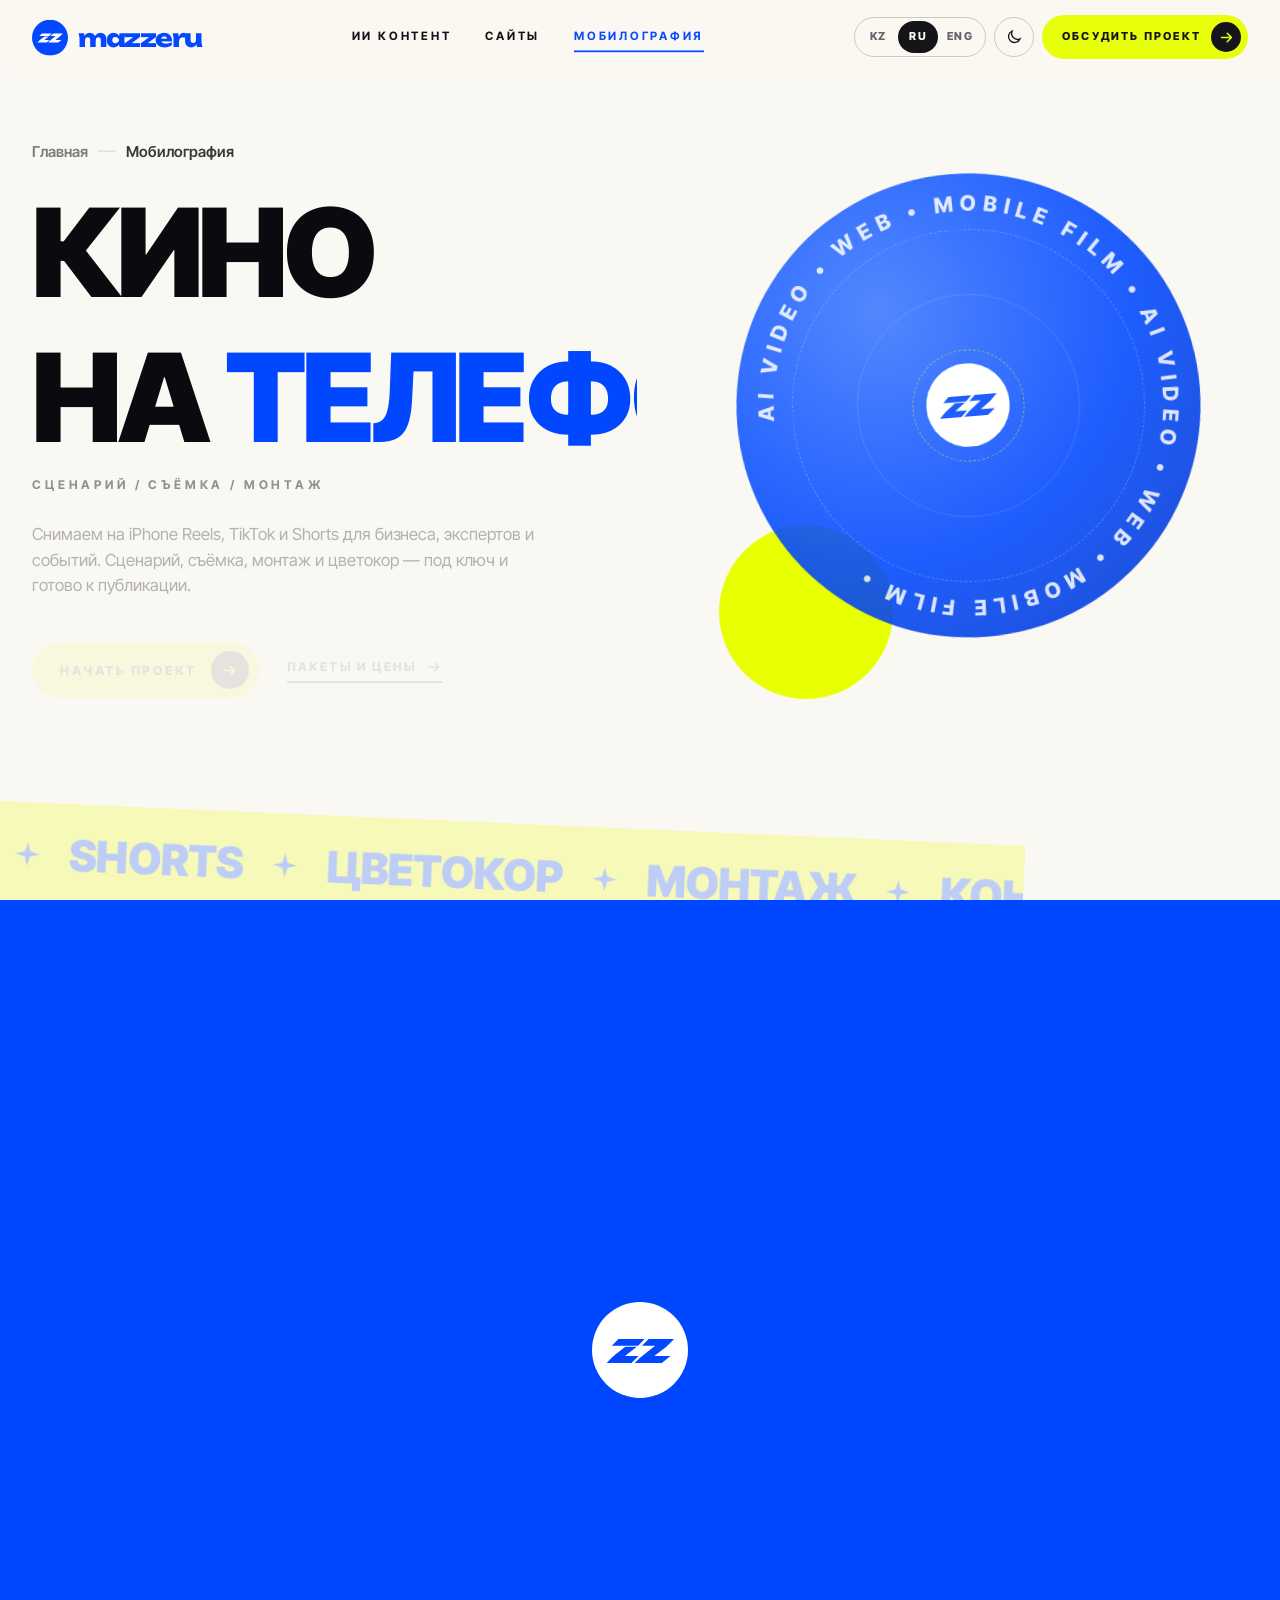
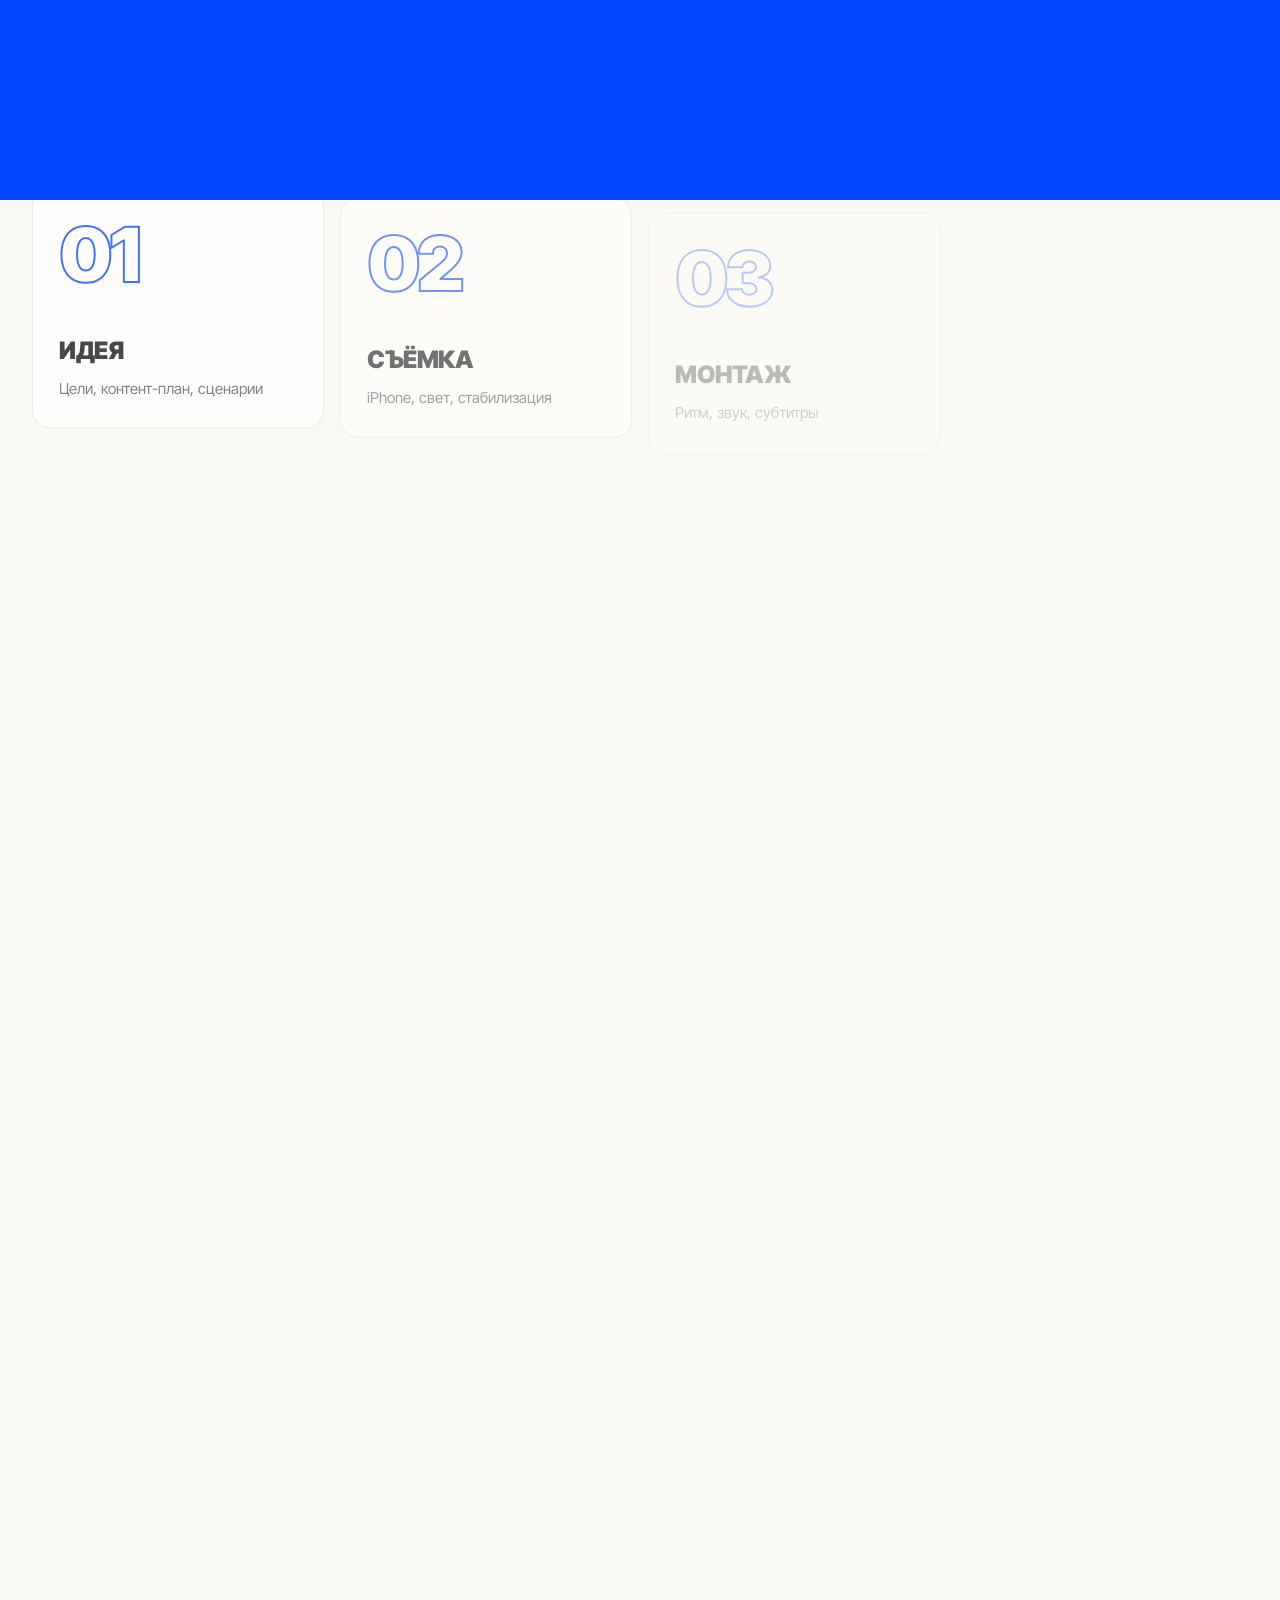
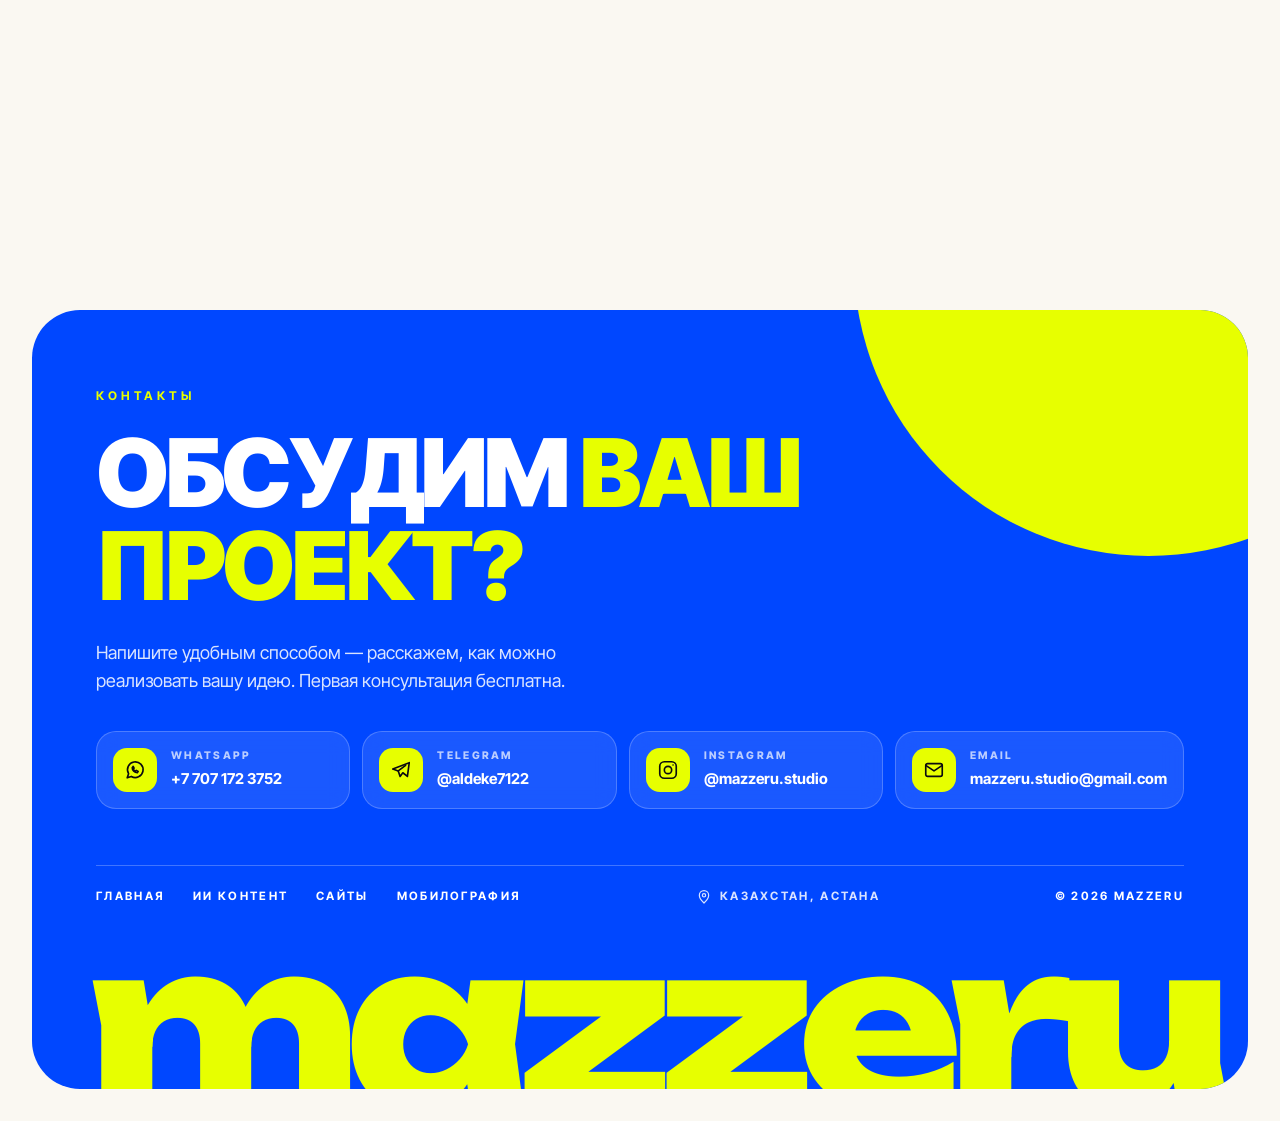
<file: mobilography.html>
<!doctype html>
<html lang="ru">
<head>
  <meta charset="utf-8">
  <meta name="viewport" content="width=device-width, initial-scale=1">
  <title>Мобилография и Reels — Mazzeru</title>
  <meta name="description" content="Мобилография в Астане: съёмка Reels на iPhone, монтаж, цветокоррекция, контент для бизнеса и событий.">
  <meta property="og:title" content="Мобилография и Reels — Mazzeru">
  <meta property="og:description" content="Мобилография в Астане: съёмка Reels на iPhone, монтаж, цветокоррекция, контент для бизнеса и событий.">
  <meta property="og:image" content="assets/img/og.png">
  <meta name="theme-color" content="#0047ff">
  <link rel="icon" href="assets/img/favicon.svg" type="image/svg+xml">
  <link rel="stylesheet" href="assets/css/fonts.css?v=20261017e">
  <link rel="stylesheet" href="assets/css/style.css?v=20261017e">
  <script>try{var d=document.documentElement,t=localStorage.getItem("theme");if(t)d.dataset.theme=t;var q=new URLSearchParams(location.search).get("lang")||localStorage.getItem("lang");if(q)d.lang=q==="kz"?"kk":q;if(sessionStorage.getItem("intro")||/[?&]nointro/.test(location.search)||matchMedia("(prefers-reduced-motion: reduce)").matches)d.classList.add("intro-seen");if(sessionStorage.getItem("wipe")==="1")d.classList.add("wiping")}catch(e){}</script>
</head>
<body data-page="mobile">
  <!-- Интро: ZZ-знак и логотип -->
  <div class="intro" aria-hidden="true">
    <div class="intro-slash"></div>
    <div class="intro-stage">
      <svg class="intro-mark" viewBox="45 45 1160 1160" aria-hidden="true"><circle class="mk-bg" cx="625" cy="625" r="580"/><path class="mk-z mk-z1" d="M365 491 L681 491 L603 573 L285 573Z M447 587 L587 587 L443 697 L607 697 L521 783 L222 783 L292 710 L320 686Z"/><path class="mk-z mk-z2" d="M729 491 L1036 491 L965 566 L940 588 L797 697 L993 697 L889 783 L561 783 L630 716 L648 700 L808 573 L649 573Z"/></svg>
      <div class="intro-word"><span>m</span><span>a</span><span>z</span><span>z</span><span>e</span><span>r</span><span>u</span></div>
    </div>
    <span class="intro-tag label">AI VIDEO / WEB / MOBILE FILM</span>
  </div>
  <div class="wipe" aria-hidden="true"><svg class="" viewBox="45 45 1160 1160" aria-hidden="true"><circle class="mk-bg" cx="625" cy="625" r="580"/><path class="mk-z mk-z1" d="M365 491 L681 491 L603 573 L285 573Z M447 587 L587 587 L443 697 L607 697 L521 783 L222 783 L292 710 L320 686Z"/><path class="mk-z mk-z2" d="M729 491 L1036 491 L965 566 L940 588 L797 697 L993 697 L889 783 L561 783 L630 716 L648 700 L808 573 L649 573Z"/></svg></div>
  <div class="progress" aria-hidden="true"></div>
  <div class="cursor" aria-hidden="true"></div>

  <header class="header">
    <div class="wrap">
      <a class="logo" href="index.html" aria-label="Mazzeru"><svg class="mark" viewBox="45 45 1160 1160" aria-hidden="true"><circle class="mk-bg" cx="625" cy="625" r="580"/><path class="mk-z mk-z1" d="M365 491 L681 491 L603 573 L285 573Z M447 587 L587 587 L443 697 L607 697 L521 783 L222 783 L292 710 L320 686Z"/><path class="mk-z mk-z2" d="M729 491 L1036 491 L965 566 L940 588 L797 697 L993 697 L889 783 L561 783 L630 716 L648 700 L808 573 L649 573Z"/></svg><span class="wordmark">mazzeru</span></a>
      <nav class="nav" aria-label="Menu">
        <a href="ai-content.html" data-i18n="nav.ai">ИИ контент</a>
        <a href="websites.html" data-i18n="nav.web">Сайты</a>
        <a href="mobilography.html" class="active" data-i18n="nav.mobile">Мобилография</a>
      </nav>
      <div class="header-actions">
        <div class="lang" role="group" aria-label="Language">
          <button type="button" data-lang="kz">KZ</button><button type="button" data-lang="ru">RU</button><button type="button" data-lang="en">ENG</button>
        </div>
        <button class="icon-btn" type="button" data-theme-toggle data-i18n-aria="ui.theme" aria-label="Сменить тему">
          <svg class="theme-moon" viewBox="0 0 24 24" fill="none" stroke="currentColor" stroke-width="1.8"><path d="M20 14.5A8 8 0 0 1 9.5 4 8 8 0 1 0 20 14.5z"/></svg>
          <svg class="theme-sun" viewBox="0 0 24 24" fill="none" stroke="currentColor" stroke-width="1.8" stroke-linecap="round"><circle cx="12" cy="12" r="4"/><path d="M12 2v2M12 20v2M4.9 4.9l1.4 1.4M17.7 17.7l1.4 1.4M2 12h2M20 12h2M4.9 19.1l1.4-1.4M17.7 6.3l1.4-1.4"/></svg>
        </button>
        <a class="btn btn--sm" href="#contacts" data-magnetic><span data-i18n="hdr.cta">Обсудить проект</span><span class="arr"><svg viewBox="0 0 24 24" fill="none" stroke="currentColor" stroke-width="2.2" stroke-linecap="round" stroke-linejoin="round"><path d="M5 12h14M13 6l6 6-6 6"/></svg></span></a>
        <button class="burger" type="button" data-burger data-i18n-aria="ui.menu" aria-label="Меню" aria-expanded="false"><i></i></button>
      </div>
    </div>
  </header>

  <div class="mmenu" id="mmenu">
    <nav>
      <a href="index.html" data-i18n="nav.home">Главная</a>
      <a href="ai-content.html" data-i18n="nav.ai">ИИ контент</a>
      <a href="websites.html" data-i18n="nav.web">Сайты</a>
      <a href="mobilography.html" class="active" data-i18n="nav.mobile">Мобилография</a>
      <a href="#contacts" data-close-menu data-i18n="nav.contacts">Контакты</a>
    </nav>
    <div class="mmenu-row">
      <div class="lang" role="group" aria-label="Language">
        <button type="button" data-lang="kz">KZ</button><button type="button" data-lang="ru">RU</button><button type="button" data-lang="en">ENG</button>
      </div>
      <a class="btn btn--sm" href="#" data-wa><span data-i18n="cta.btn">Написать нам</span><span class="arr"><svg viewBox="0 0 24 24" fill="none" stroke="currentColor" stroke-width="2.2" stroke-linecap="round" stroke-linejoin="round"><path d="M5 12h14M13 6l6 6-6 6"/></svg></span></a>
    </div>
  </div>

  <main>
    <section class="hero">
      <div class="wrap">
        <div class="hero-text">
          <nav class="hero-eyebrow crumbs" aria-label="breadcrumbs"><a href="index.html" data-i18n="nav.home">Главная</a><span class="sep"></span><span data-i18n="nav.mobile">Мобилография</span></nav>
          <h1 data-lines data-i18n="mobile.h1">Кино<br>на&nbsp;<em>телефон</em></h1>
          <p class="hero-tag label label--muted" data-i18n="mobile.tagline">Сценарий / Съёмка / Монтаж</p>
          <p class="hero-lead" data-i18n="mobile.lead">Снимаем на iPhone Reels, TikTok и Shorts для бизнеса, экспертов и событий. Сценарий, съёмка, монтаж и цветокор — под ключ и готово к публикации.</p>
          <div class="hero-actions">
            <a class="btn" href="#" data-wa data-magnetic><span data-i18n="hero.create">Давайте создадим</span><span class="arr"><svg viewBox="0 0 24 24" fill="none" stroke="currentColor" stroke-width="2.2" stroke-linecap="round" stroke-linejoin="round"><path d="M5 12h14M13 6l6 6-6 6"/></svg></span></a>
            <a class="link-arrow" href="#prices"><span data-i18n="mobile.pricesLink">Пакеты и цены</span><svg viewBox="0 0 24 24" fill="none" stroke="currentColor" stroke-width="2.2" stroke-linecap="round" stroke-linejoin="round"><path d="M5 12h14M13 6l6 6-6 6"/></svg></a>
          </div>
        </div>
        <div class="hero-visual hero-visual--mobile" data-parallax>
<!--visual-mobile-->          <div class="hero-sun"></div>
          <div class="hero-circle">
            <span class="ring r1"></span><span class="ring r2"></span><span class="ring r3"></span>
            <svg class="ring-text" viewBox="0 0 200 200" aria-hidden="true"><defs><path id="rt-mobile" d="M100,100 m-84,0 a84,84 0 1,1 168,0 a84,84 0 1,1 -168,0"/></defs><text><textPath href="#rt-mobile">AI VIDEO • WEB • MOBILE FILM • AI VIDEO • WEB • MOBILE FILM •</textPath></text></svg>
            <div class="core"><svg class="" viewBox="45 45 1160 1160" aria-hidden="true"><circle class="mk-bg" cx="625" cy="625" r="580"/><path class="mk-z mk-z1" d="M365 491 L681 491 L603 573 L285 573Z M447 587 L587 587 L443 697 L607 697 L521 783 L222 783 L292 710 L320 686Z"/><path class="mk-z mk-z2" d="M729 491 L1036 491 L965 566 L940 588 L797 697 L993 697 L889 783 L561 783 L630 716 L648 700 L808 573 L649 573Z"/></svg></div>
          </div>
          <div class="vis vis-phone">
            <div class="ph-screen"><div class="ph-footage"></div>
              <div class="ph-top"><span class="rec"><i></i>REC</span><span data-timecode>00:00</span></div>
              <span class="ph-play"><svg viewBox="0 0 24 24" fill="currentColor"><path d="M7 4.5v15a1 1 0 0 0 1.5.86l12-7.5a1 1 0 0 0 0-1.72l-12-7.5A1 1 0 0 0 7 4.5z"/></svg></span>
              <div class="ph-bottom"><b>Reels</b><span class="ph-like">♥ <em data-likes>1.2K</em></span></div>
              <div class="ph-prog"><i></i></div>
            </div>
          </div>
          <div class="vis vis-prompt">
            <div class="vp-head"><span class="vp-ico"><svg viewBox="0 0 24 24" fill="currentColor"><path d="M12 2l2.2 6.3L21 10l-6.8 1.9L12 18l-2.2-6.1L3 10l6.8-1.7z"/></svg></span><span data-i18n="vis.promptH">ИИ · промпт</span><span class="vp-live"></span></div>
            <p class="vp-text"><span data-type="vis.prompt"></span><i class="caret"></i></p>
            <div class="vp-bar"><i data-bar></i></div>
            <div class="vp-foot"><span data-i18n="vis.gen">Генерация</span><b data-pct>0%</b></div>
            <div class="vp-frames"><i></i><i></i><i></i><i></i></div>
          </div>

        </div>
      </div>
    </section>

    <div class="bands" aria-hidden="true">
      <div class="band band--yellow" data-marquee="mq.mobile"></div>
      <div class="band band--blue" data-marquee="mq.mobile"></div>
    </div>

    <section class="section">
      <div class="wrap duo">
        <div class="panel panel--blue" data-reveal>
          <span class="label" data-i18n="mobile.c1lbl">Услуги</span>
          <h3 data-i18n="mobile.c1">Что снимаем</h3>
          <ul class="bullets">
              <li data-i18n="mobile.c1.0"><b>Reels для бизнеса</b> — кафе, салоны, магазины</li>
              <li data-i18n="mobile.c1.1"><b>Контент-дни</b> — запас роликов для экспертов и блогеров</li>
              <li data-i18n="mobile.c1.2"><b>Свадьбы и события</b> — тизер в тот же день</li>
              <li data-i18n="mobile.c1.3"><b>Предметная съёмка</b> для маркетплейсов и соцсетей</li>
          </ul>
        </div>
        <div class="panel panel--ink" data-reveal>
          <span class="label" data-i18n="mobile.c2lbl">Преимущества</span>
          <h3 data-i18n="mobile.c2">Почему мобильно</h3>
          <ul class="bullets">
              <li data-i18n="mobile.c2.0"><b>Быстро</b> — компактный сет, снимаем где угодно</li>
              <li data-i18n="mobile.c2.1"><b>Нативно</b> — вертикальный формат, родной для ленты</li>
              <li data-i18n="mobile.c2.2"><b>Кино-цветокор</b> в цветах вашего бренда</li>
              <li data-i18n="mobile.c2.3"><b>Доступно</b> — дешевле классического продакшна</li>
          </ul>
        </div>
      </div>
    </section>

    <section class="section section--tight" id="process">
      <div class="wrap">
        <div class="sec-head" data-reveal>
          <div><span class="label" data-i18n="lbl.process">Процесс</span><h2 class="h2" data-i18n="steps.h">Как мы работаем</h2></div>
          
        </div>
        <div class="steps">
          <div class="step" data-reveal><div><b data-i18n="mobile.step0">Идея</b><span data-i18n="mobile.step0d">Цели, контент-план, сценарии</span></div></div>
          <div class="step" data-reveal><div><b data-i18n="mobile.step1">Съёмка</b><span data-i18n="mobile.step1d">iPhone, свет, стабилизация</span></div></div>
          <div class="step" data-reveal><div><b data-i18n="mobile.step2">Монтаж</b><span data-i18n="mobile.step2d">Ритм, звук, субтитры</span></div></div>
          <div class="step" data-reveal><div><b data-i18n="mobile.step3">Цветокор</b><span data-i18n="mobile.step3d">Единый фирменный стиль</span></div></div>
        </div>
      </div>
    </section>


    <section class="section" id="prices">
      <div class="wrap">
        <div class="sec-head" data-reveal>
          <div><span class="label" data-i18n="lbl.prices">Цены</span><h2 class="h2" data-i18n="prices.h">Пакеты и стоимость</h2></div>
          <p class="sec-note" data-i18n="prices.note">Точная цена — после брифа. Пакеты можно комбинировать.</p>
        </div>
        <div class="packages" data-packages="mobile"></div>
      </div>
    </section>

    <section class="section section--tight">
      <div class="wrap faq-grid">
        <div data-reveal>
          <span class="label" data-i18n="lbl.faq" style="color:var(--blue);display:block;margin-bottom:18px">Вопросы</span>
          <h2 class="h2" data-i18n="faq.h">Частые вопросы</h2>
          <p class="sec-note" data-i18n="faq.note" style="margin:22px 0 28px">Не нашли ответ? Напишите — разберём вашу задачу лично.</p>
          <a class="btn btn--blue" href="#" data-wa data-magnetic><span data-i18n="cta.btn">Написать нам</span><span class="arr"><svg viewBox="0 0 24 24" fill="none" stroke="currentColor" stroke-width="2.2" stroke-linecap="round" stroke-linejoin="round"><path d="M5 12h14M13 6l6 6-6 6"/></svg></span></a>
        </div>
        <div class="faq" data-faq="mobile"></div>
      </div>
    </section>

  </main>

  <footer class="contact" id="contacts" data-contacts></footer>

  <script src="assets/vendor/gsap.min.js" defer></script>
  <script src="assets/vendor/ScrollTrigger.min.js" defer></script>
  <script src="assets/js/i18n.js?v=20261017e" defer></script>
  <script src="assets/js/data.js?v=20261017e" defer></script>
  <script src="assets/js/main.js?v=20261017e" defer></script>
</body>
</html>
</file>
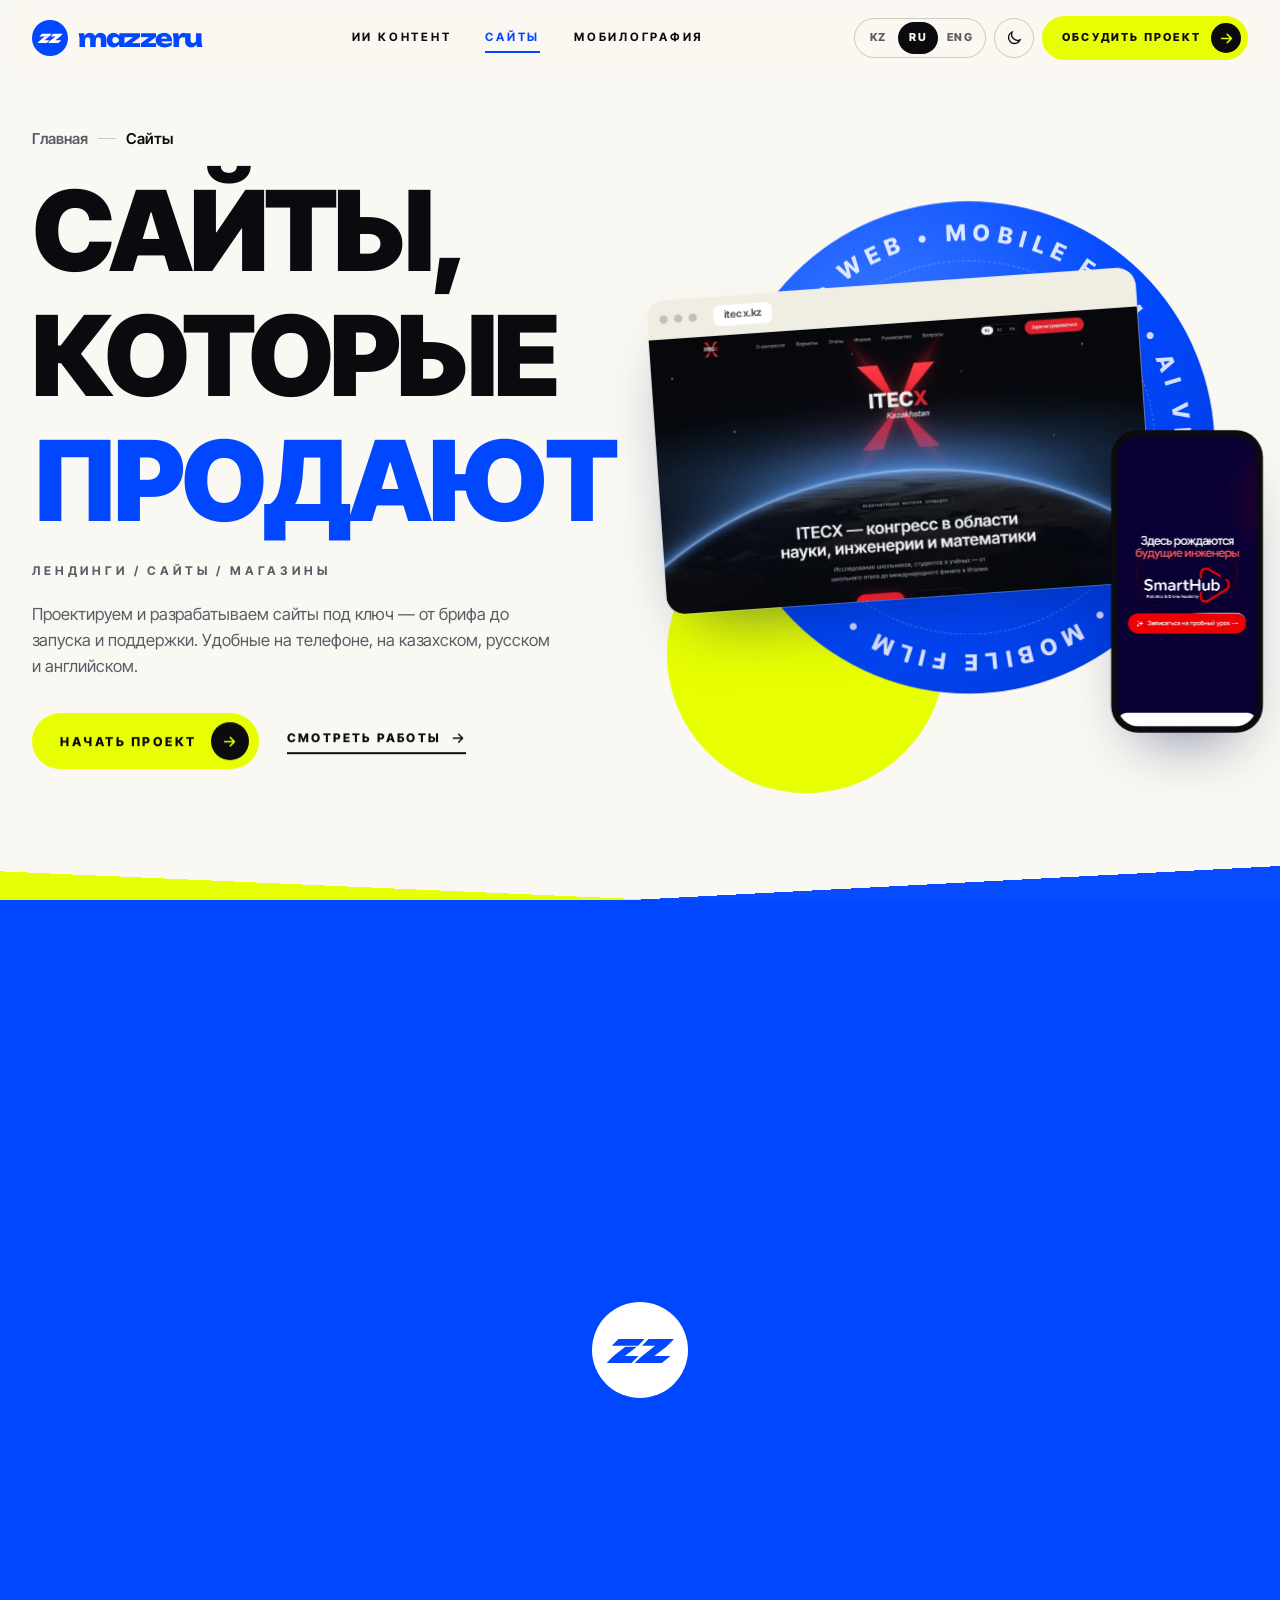
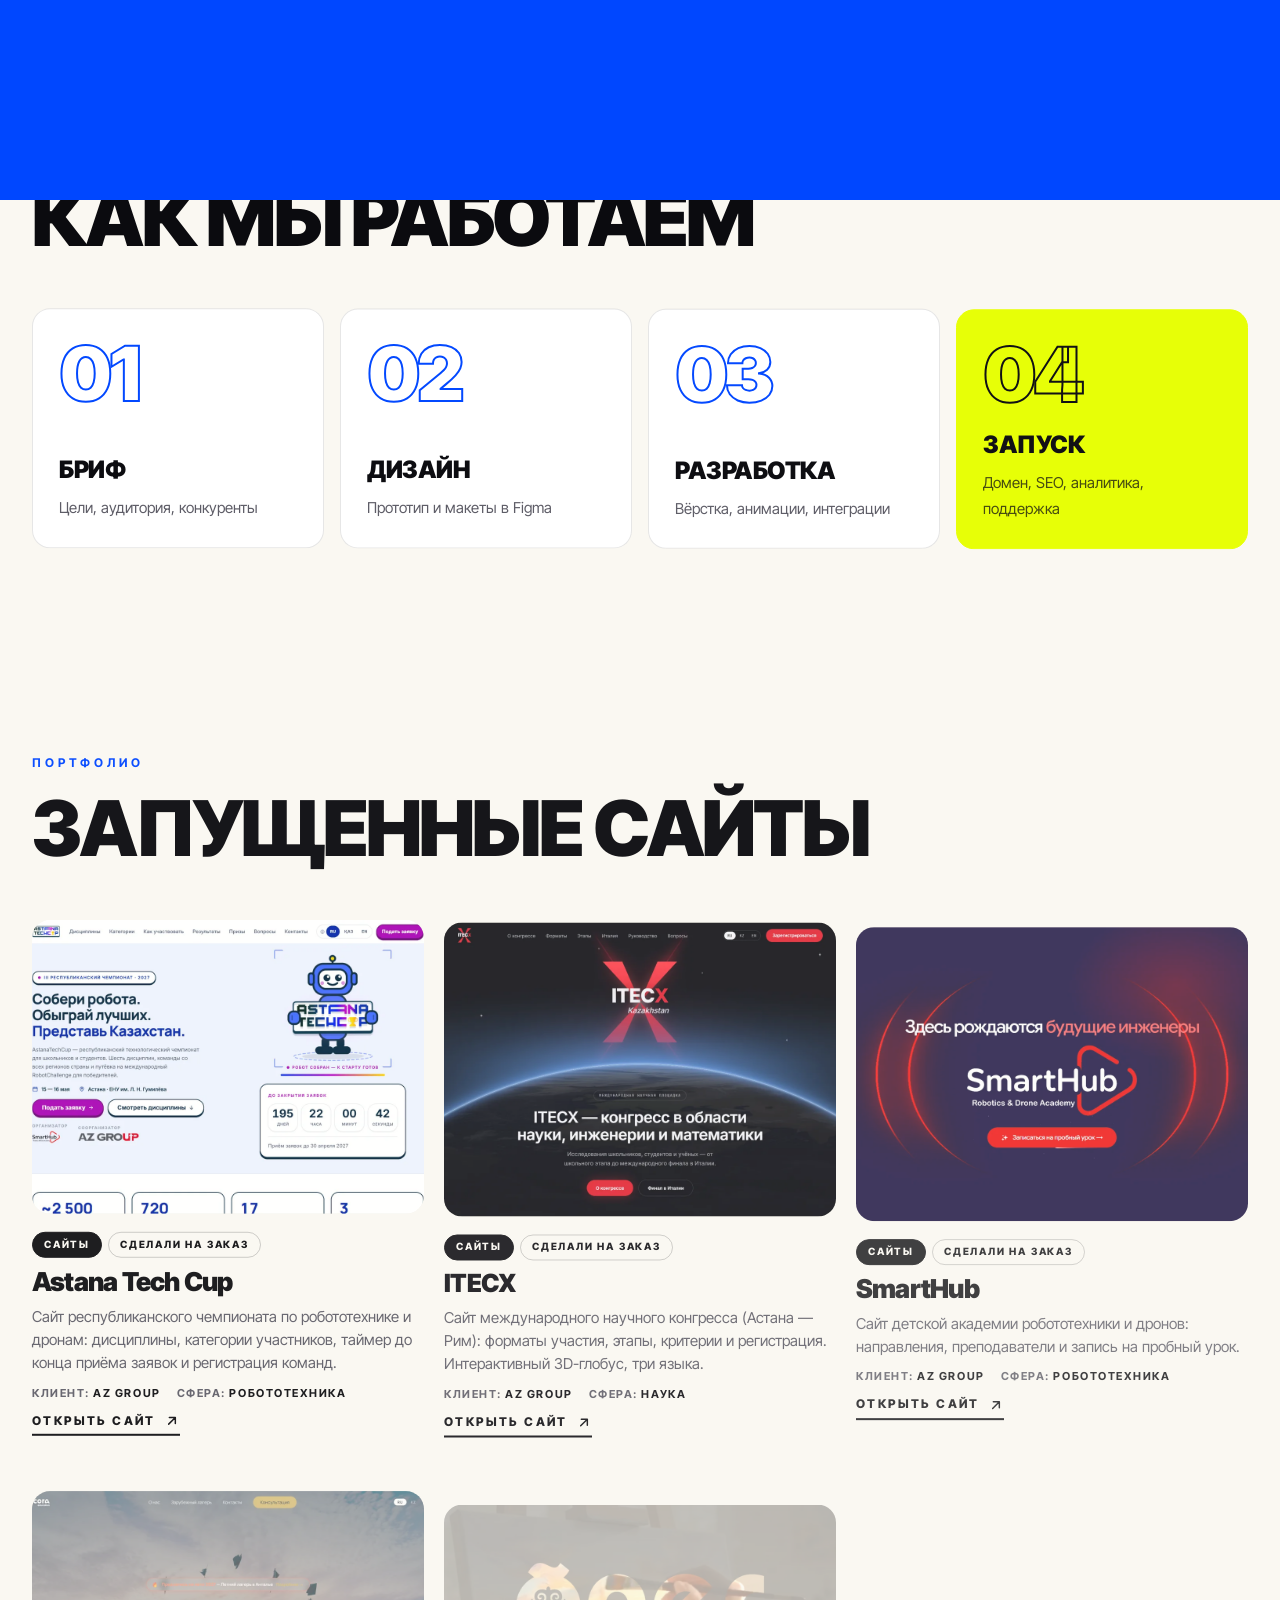
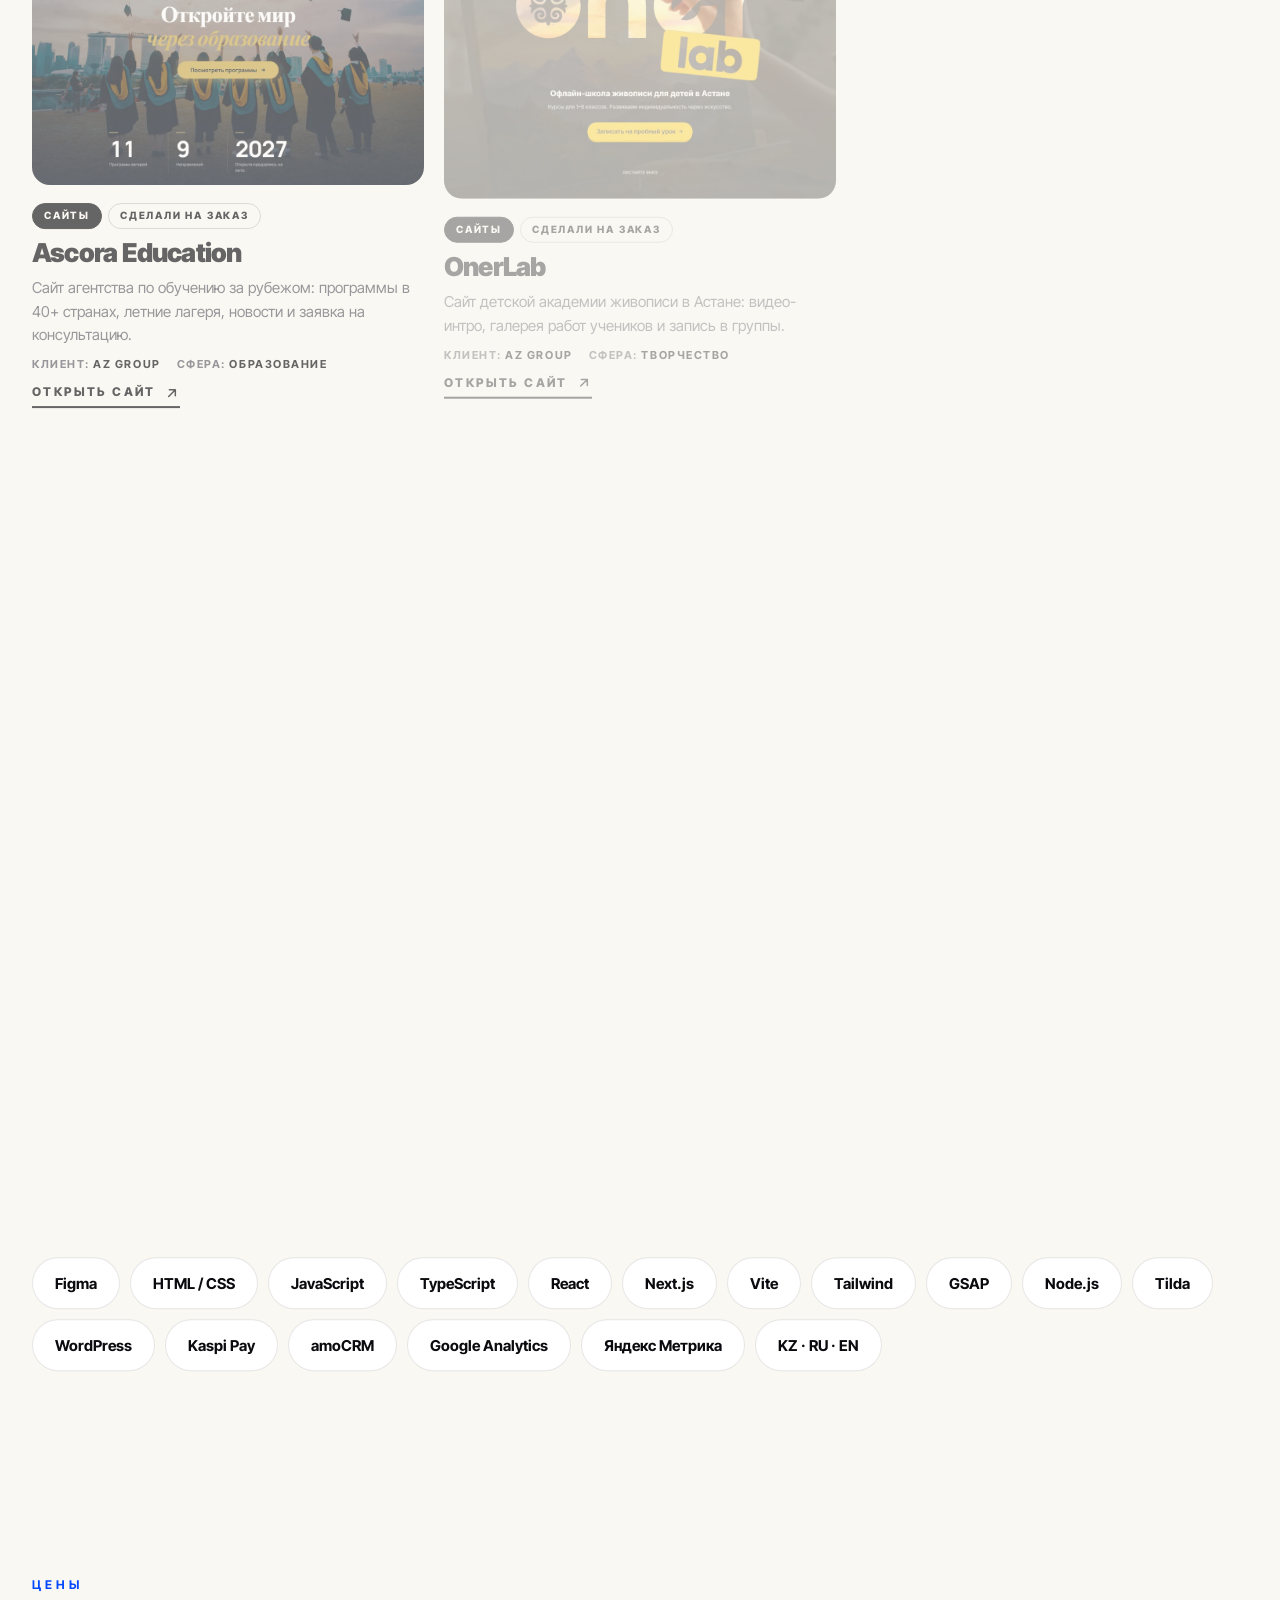
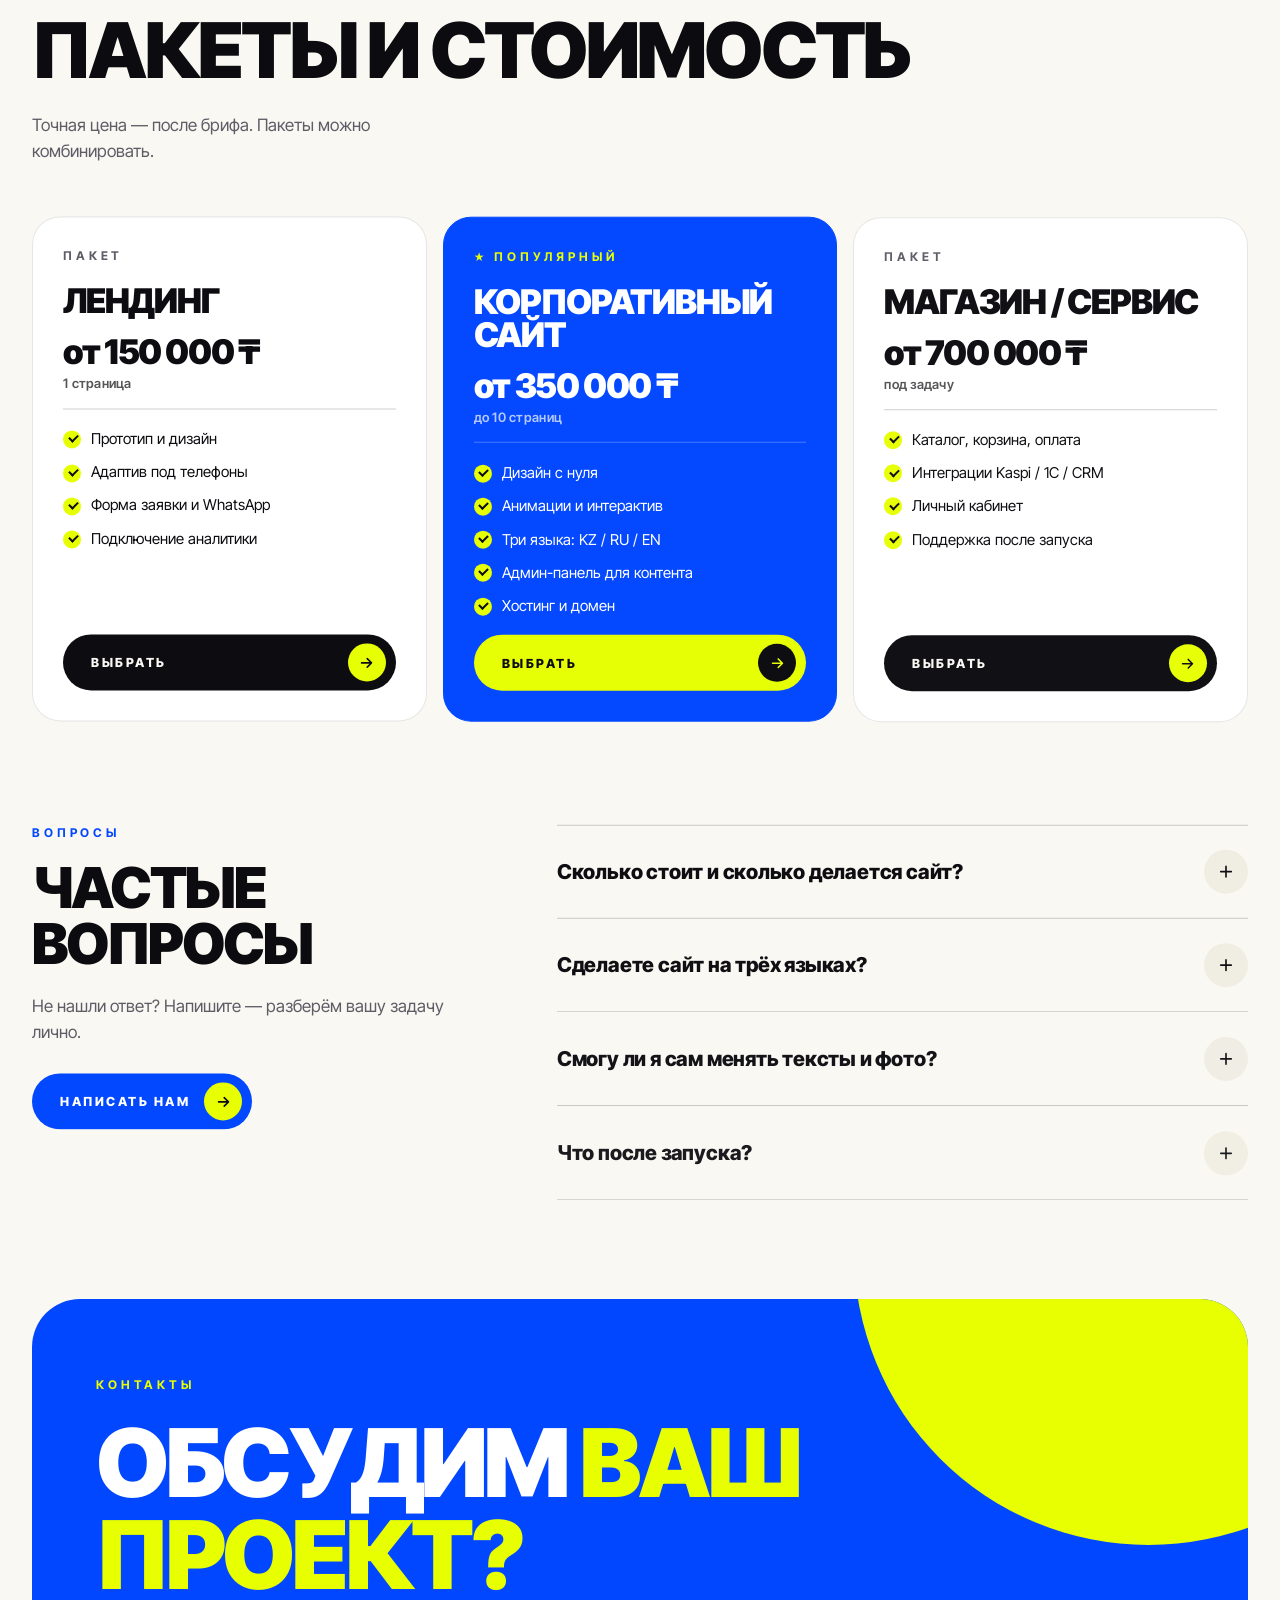
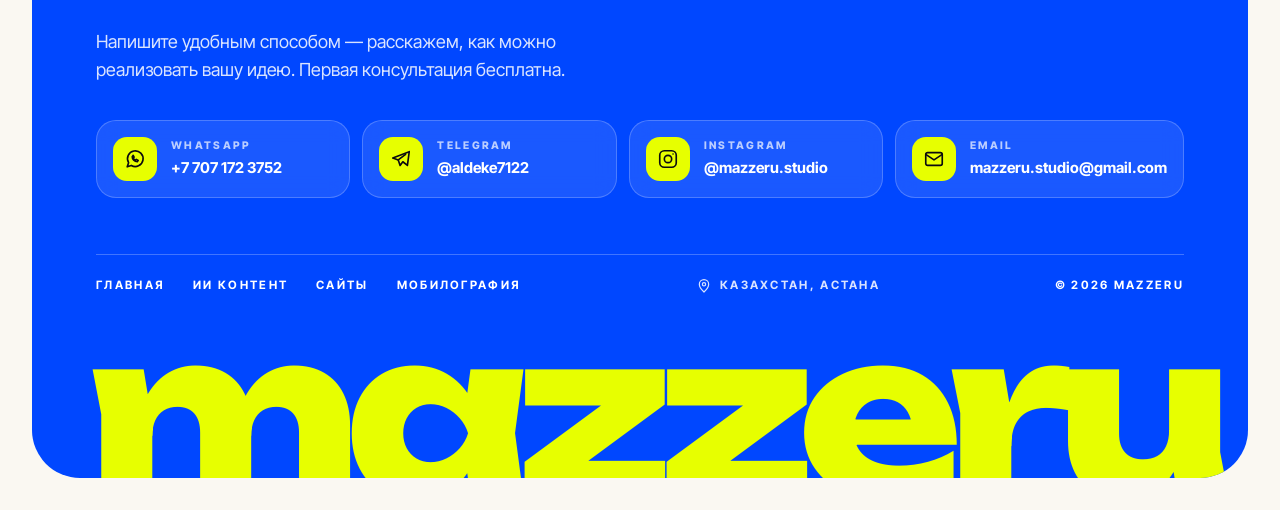
<file: websites.html>
<!doctype html>
<html lang="ru">
<head>
  <meta charset="utf-8">
  <meta name="viewport" content="width=device-width, initial-scale=1">
  <title>Разработка сайтов и лендингов — Mazzeru</title>
  <meta name="description" content="Создание сайтов и лендингов под ключ в Казахстане: дизайн, разработка, анимации, интеграция с Kaspi и WhatsApp.">
  <meta property="og:title" content="Разработка сайтов и лендингов — Mazzeru">
  <meta property="og:description" content="Создание сайтов и лендингов под ключ в Казахстане: дизайн, разработка, анимации, интеграция с Kaspi и WhatsApp.">
  <meta property="og:image" content="assets/img/og.png">
  <meta name="theme-color" content="#0047ff">
  <link rel="icon" href="assets/img/favicon.svg" type="image/svg+xml">
  <link rel="stylesheet" href="assets/css/fonts.css?v=20261017e">
  <link rel="stylesheet" href="assets/css/style.css?v=20261017e">
  <script>try{var d=document.documentElement,t=localStorage.getItem("theme");if(t)d.dataset.theme=t;var q=new URLSearchParams(location.search).get("lang")||localStorage.getItem("lang");if(q)d.lang=q==="kz"?"kk":q;if(sessionStorage.getItem("intro")||/[?&]nointro/.test(location.search)||matchMedia("(prefers-reduced-motion: reduce)").matches)d.classList.add("intro-seen");if(sessionStorage.getItem("wipe")==="1")d.classList.add("wiping")}catch(e){}</script>
</head>
<body data-page="web">
  <!-- Интро: ZZ-знак и логотип -->
  <div class="intro" aria-hidden="true">
    <div class="intro-slash"></div>
    <div class="intro-stage">
      <svg class="intro-mark" viewBox="45 45 1160 1160" aria-hidden="true"><circle class="mk-bg" cx="625" cy="625" r="580"/><path class="mk-z mk-z1" d="M365 491 L681 491 L603 573 L285 573Z M447 587 L587 587 L443 697 L607 697 L521 783 L222 783 L292 710 L320 686Z"/><path class="mk-z mk-z2" d="M729 491 L1036 491 L965 566 L940 588 L797 697 L993 697 L889 783 L561 783 L630 716 L648 700 L808 573 L649 573Z"/></svg>
      <div class="intro-word"><span>m</span><span>a</span><span>z</span><span>z</span><span>e</span><span>r</span><span>u</span></div>
    </div>
    <span class="intro-tag label">AI VIDEO / WEB / MOBILE FILM</span>
  </div>
  <div class="wipe" aria-hidden="true"><svg class="" viewBox="45 45 1160 1160" aria-hidden="true"><circle class="mk-bg" cx="625" cy="625" r="580"/><path class="mk-z mk-z1" d="M365 491 L681 491 L603 573 L285 573Z M447 587 L587 587 L443 697 L607 697 L521 783 L222 783 L292 710 L320 686Z"/><path class="mk-z mk-z2" d="M729 491 L1036 491 L965 566 L940 588 L797 697 L993 697 L889 783 L561 783 L630 716 L648 700 L808 573 L649 573Z"/></svg></div>
  <div class="progress" aria-hidden="true"></div>
  <div class="cursor" aria-hidden="true"></div>

  <header class="header">
    <div class="wrap">
      <a class="logo" href="index.html" aria-label="Mazzeru"><svg class="mark" viewBox="45 45 1160 1160" aria-hidden="true"><circle class="mk-bg" cx="625" cy="625" r="580"/><path class="mk-z mk-z1" d="M365 491 L681 491 L603 573 L285 573Z M447 587 L587 587 L443 697 L607 697 L521 783 L222 783 L292 710 L320 686Z"/><path class="mk-z mk-z2" d="M729 491 L1036 491 L965 566 L940 588 L797 697 L993 697 L889 783 L561 783 L630 716 L648 700 L808 573 L649 573Z"/></svg><span class="wordmark">mazzeru</span></a>
      <nav class="nav" aria-label="Menu">
        <a href="ai-content.html" data-i18n="nav.ai">ИИ контент</a>
        <a href="websites.html" class="active" data-i18n="nav.web">Сайты</a>
        <a href="mobilography.html" data-i18n="nav.mobile">Мобилография</a>
      </nav>
      <div class="header-actions">
        <div class="lang" role="group" aria-label="Language">
          <button type="button" data-lang="kz">KZ</button><button type="button" data-lang="ru">RU</button><button type="button" data-lang="en">ENG</button>
        </div>
        <button class="icon-btn" type="button" data-theme-toggle data-i18n-aria="ui.theme" aria-label="Сменить тему">
          <svg class="theme-moon" viewBox="0 0 24 24" fill="none" stroke="currentColor" stroke-width="1.8"><path d="M20 14.5A8 8 0 0 1 9.5 4 8 8 0 1 0 20 14.5z"/></svg>
          <svg class="theme-sun" viewBox="0 0 24 24" fill="none" stroke="currentColor" stroke-width="1.8" stroke-linecap="round"><circle cx="12" cy="12" r="4"/><path d="M12 2v2M12 20v2M4.9 4.9l1.4 1.4M17.7 17.7l1.4 1.4M2 12h2M20 12h2M4.9 19.1l1.4-1.4M17.7 6.3l1.4-1.4"/></svg>
        </button>
        <a class="btn btn--sm" href="#contacts" data-magnetic><span data-i18n="hdr.cta">Обсудить проект</span><span class="arr"><svg viewBox="0 0 24 24" fill="none" stroke="currentColor" stroke-width="2.2" stroke-linecap="round" stroke-linejoin="round"><path d="M5 12h14M13 6l6 6-6 6"/></svg></span></a>
        <button class="burger" type="button" data-burger data-i18n-aria="ui.menu" aria-label="Меню" aria-expanded="false"><i></i></button>
      </div>
    </div>
  </header>

  <div class="mmenu" id="mmenu">
    <nav>
      <a href="index.html" data-i18n="nav.home">Главная</a>
      <a href="ai-content.html" data-i18n="nav.ai">ИИ контент</a>
      <a href="websites.html" class="active" data-i18n="nav.web">Сайты</a>
      <a href="mobilography.html" data-i18n="nav.mobile">Мобилография</a>
      <a href="#contacts" data-close-menu data-i18n="nav.contacts">Контакты</a>
    </nav>
    <div class="mmenu-row">
      <div class="lang" role="group" aria-label="Language">
        <button type="button" data-lang="kz">KZ</button><button type="button" data-lang="ru">RU</button><button type="button" data-lang="en">ENG</button>
      </div>
      <a class="btn btn--sm" href="#" data-wa><span data-i18n="cta.btn">Написать нам</span><span class="arr"><svg viewBox="0 0 24 24" fill="none" stroke="currentColor" stroke-width="2.2" stroke-linecap="round" stroke-linejoin="round"><path d="M5 12h14M13 6l6 6-6 6"/></svg></span></a>
    </div>
  </div>

  <main>
    <section class="hero">
      <div class="wrap">
        <div class="hero-text">
          <nav class="hero-eyebrow crumbs" aria-label="breadcrumbs"><a href="index.html" data-i18n="nav.home">Главная</a><span class="sep"></span><span data-i18n="nav.web">Сайты</span></nav>
          <h1 data-lines data-i18n="web.h1">Сайты,<br>которые<br><em>продают</em></h1>
          <p class="hero-tag label label--muted" data-i18n="web.tagline">Лендинги / Сайты / Магазины</p>
          <p class="hero-lead" data-i18n="web.lead">Проектируем и разрабатываем сайты под ключ — от брифа до запуска и поддержки. Удобные на телефоне, на казахском, русском и английском.</p>
          <div class="hero-actions">
            <a class="btn" href="#" data-wa data-magnetic><span data-i18n="hero.create">Давайте создадим</span><span class="arr"><svg viewBox="0 0 24 24" fill="none" stroke="currentColor" stroke-width="2.2" stroke-linecap="round" stroke-linejoin="round"><path d="M5 12h14M13 6l6 6-6 6"/></svg></span></a>
            <a class="link-arrow" href="#work"><span data-i18n="hero.works">Смотреть работы</span><svg viewBox="0 0 24 24" fill="none" stroke="currentColor" stroke-width="2.2" stroke-linecap="round" stroke-linejoin="round"><path d="M5 12h14M13 6l6 6-6 6"/></svg></a>
          </div>
        </div>
        <div class="hero-visual hero-visual--web" data-parallax>
<!--visual-web-->          <div class="hero-sun"></div>
          <div class="hero-circle">
            <span class="ring r1"></span><span class="ring r2"></span><span class="ring r3"></span>
            <svg class="ring-text" viewBox="0 0 200 200" aria-hidden="true"><defs><path id="rt-web" d="M100,100 m-84,0 a84,84 0 1,1 168,0 a84,84 0 1,1 -168,0"/></defs><text><textPath href="#rt-web">AI VIDEO • WEB • MOBILE FILM • AI VIDEO • WEB • MOBILE FILM •</textPath></text></svg>
            <div class="core"><svg class="" viewBox="45 45 1160 1160" aria-hidden="true"><circle class="mk-bg" cx="625" cy="625" r="580"/><path class="mk-z mk-z1" d="M365 491 L681 491 L603 573 L285 573Z M447 587 L587 587 L443 697 L607 697 L521 783 L222 783 L292 710 L320 686Z"/><path class="mk-z mk-z2" d="M729 491 L1036 491 L965 566 L940 588 L797 697 L993 697 L889 783 L561 783 L630 716 L648 700 L808 573 L649 573Z"/></svg></div>
          </div>
          <div class="vis vis-browser">
            <div class="browser-bar"><i></i><i></i><i></i><span class="url">itecx.kz</span></div>
            <div class="vb-body"><img src="assets/img/projects/itecx.webp?v=2" alt=""></div>
          </div>
          <div class="vis vis-phone">
            <div class="ph-screen"><img src="assets/img/projects/mobile/smarthub.webp?v=2" alt=""></div>
          </div>

        </div>
      </div>
    </section>

    <div class="bands" aria-hidden="true">
      <div class="band band--yellow" data-marquee="mq.web"></div>
      <div class="band band--blue" data-marquee="mq.web"></div>
    </div>

    <section class="section">
      <div class="wrap duo">
        <div class="panel panel--blue" data-reveal>
          <span class="label" data-i18n="web.c1lbl">Услуги</span>
          <h3 data-i18n="web.c1">Что разрабатываем</h3>
          <ul class="bullets">
              <li data-i18n="web.c1.0"><b>Лендинги</b> под рекламу и запуски</li>
              <li data-i18n="web.c1.1"><b>Корпоративные сайты</b> с каталогом и заявками</li>
              <li data-i18n="web.c1.2"><b>Сайты мероприятий</b> с регистрацией участников</li>
              <li data-i18n="web.c1.3"><b>Интернет-магазины</b> с оплатой Kaspi</li>
          </ul>
        </div>
        <div class="panel panel--ink" data-reveal>
          <span class="label" data-i18n="web.c2lbl">Результат</span>
          <h3 data-i18n="web.c2">Что вы получите</h3>
          <ul class="bullets">
              <li data-i18n="web.c2.0"><b>Дизайн с нуля</b> — без шаблонов</li>
              <li data-i18n="web.c2.1"><b>Три языка</b> — KZ, RU, EN</li>
              <li data-i18n="web.c2.2"><b>Заявки</b> сразу в WhatsApp, Telegram или CRM</li>
              <li data-i18n="web.c2.3"><b>SEO и аналитика</b>, настроенные к запуску</li>
          </ul>
        </div>
      </div>
    </section>

    <section class="section section--tight" id="process">
      <div class="wrap">
        <div class="sec-head" data-reveal>
          <div><span class="label" data-i18n="lbl.process">Процесс</span><h2 class="h2" data-i18n="steps.h">Как мы работаем</h2></div>
          
        </div>
        <div class="steps">
          <div class="step" data-reveal><div><b data-i18n="web.step0">Бриф</b><span data-i18n="web.step0d">Цели, аудитория, конкуренты</span></div></div>
          <div class="step" data-reveal><div><b data-i18n="web.step1">Дизайн</b><span data-i18n="web.step1d">Прототип и макеты в Figma</span></div></div>
          <div class="step" data-reveal><div><b data-i18n="web.step2">Разработка</b><span data-i18n="web.step2d">Вёрстка, анимации, интеграции</span></div></div>
          <div class="step" data-reveal><div><b data-i18n="web.step3">Запуск</b><span data-i18n="web.step3d">Домен, SEO, аналитика, поддержка</span></div></div>
        </div>
      </div>
    </section>

    <section class="section" id="work">
      <div class="wrap">
        <div class="sec-head" data-reveal>
          <div><span class="label" data-i18n="lbl.work">Портфолио</span><h2 class="h2" data-i18n="web.portH">Запущенные сайты</h2></div>
          
        </div>
        <div data-projects="web" data-layout="grid"></div>
      </div>
    </section>

    <section class="section section--tight">
      <div class="wrap">
        <div class="sec-head" data-reveal>
          <div><span class="label" data-i18n="lbl.process">Процесс</span><h2 class="h2" data-i18n="web.stackH">Стек и инструменты</h2></div>
          
        </div>
        <div class="stack" data-reveal>
          <span>Figma</span><span>HTML / CSS</span><span>JavaScript</span><span>TypeScript</span><span>React</span><span>Next.js</span><span>Vite</span><span>Tailwind</span><span>GSAP</span><span>Node.js</span><span>Tilda</span><span>WordPress</span><span>Kaspi Pay</span><span>amoCRM</span><span>Google Analytics</span><span>Яндекс Метрика</span><span>KZ · RU · EN</span>
        </div>
      </div>
    </section>

    <section class="section" id="prices">
      <div class="wrap">
        <div class="sec-head" data-reveal>
          <div><span class="label" data-i18n="lbl.prices">Цены</span><h2 class="h2" data-i18n="prices.h">Пакеты и стоимость</h2></div>
          <p class="sec-note" data-i18n="prices.note">Точная цена — после брифа. Пакеты можно комбинировать.</p>
        </div>
        <div class="packages" data-packages="web"></div>
      </div>
    </section>

    <section class="section section--tight">
      <div class="wrap faq-grid">
        <div data-reveal>
          <span class="label" data-i18n="lbl.faq" style="color:var(--blue);display:block;margin-bottom:18px">Вопросы</span>
          <h2 class="h2" data-i18n="faq.h">Частые вопросы</h2>
          <p class="sec-note" data-i18n="faq.note" style="margin:22px 0 28px">Не нашли ответ? Напишите — разберём вашу задачу лично.</p>
          <a class="btn btn--blue" href="#" data-wa data-magnetic><span data-i18n="cta.btn">Написать нам</span><span class="arr"><svg viewBox="0 0 24 24" fill="none" stroke="currentColor" stroke-width="2.2" stroke-linecap="round" stroke-linejoin="round"><path d="M5 12h14M13 6l6 6-6 6"/></svg></span></a>
        </div>
        <div class="faq" data-faq="web"></div>
      </div>
    </section>

  </main>

  <footer class="contact" id="contacts" data-contacts></footer>

  <script src="assets/vendor/gsap.min.js" defer></script>
  <script src="assets/vendor/ScrollTrigger.min.js" defer></script>
  <script src="assets/js/i18n.js?v=20261017e" defer></script>
  <script src="assets/js/data.js?v=20261017e" defer></script>
  <script src="assets/js/main.js?v=20261017e" defer></script>
</body>
</html>
</file>
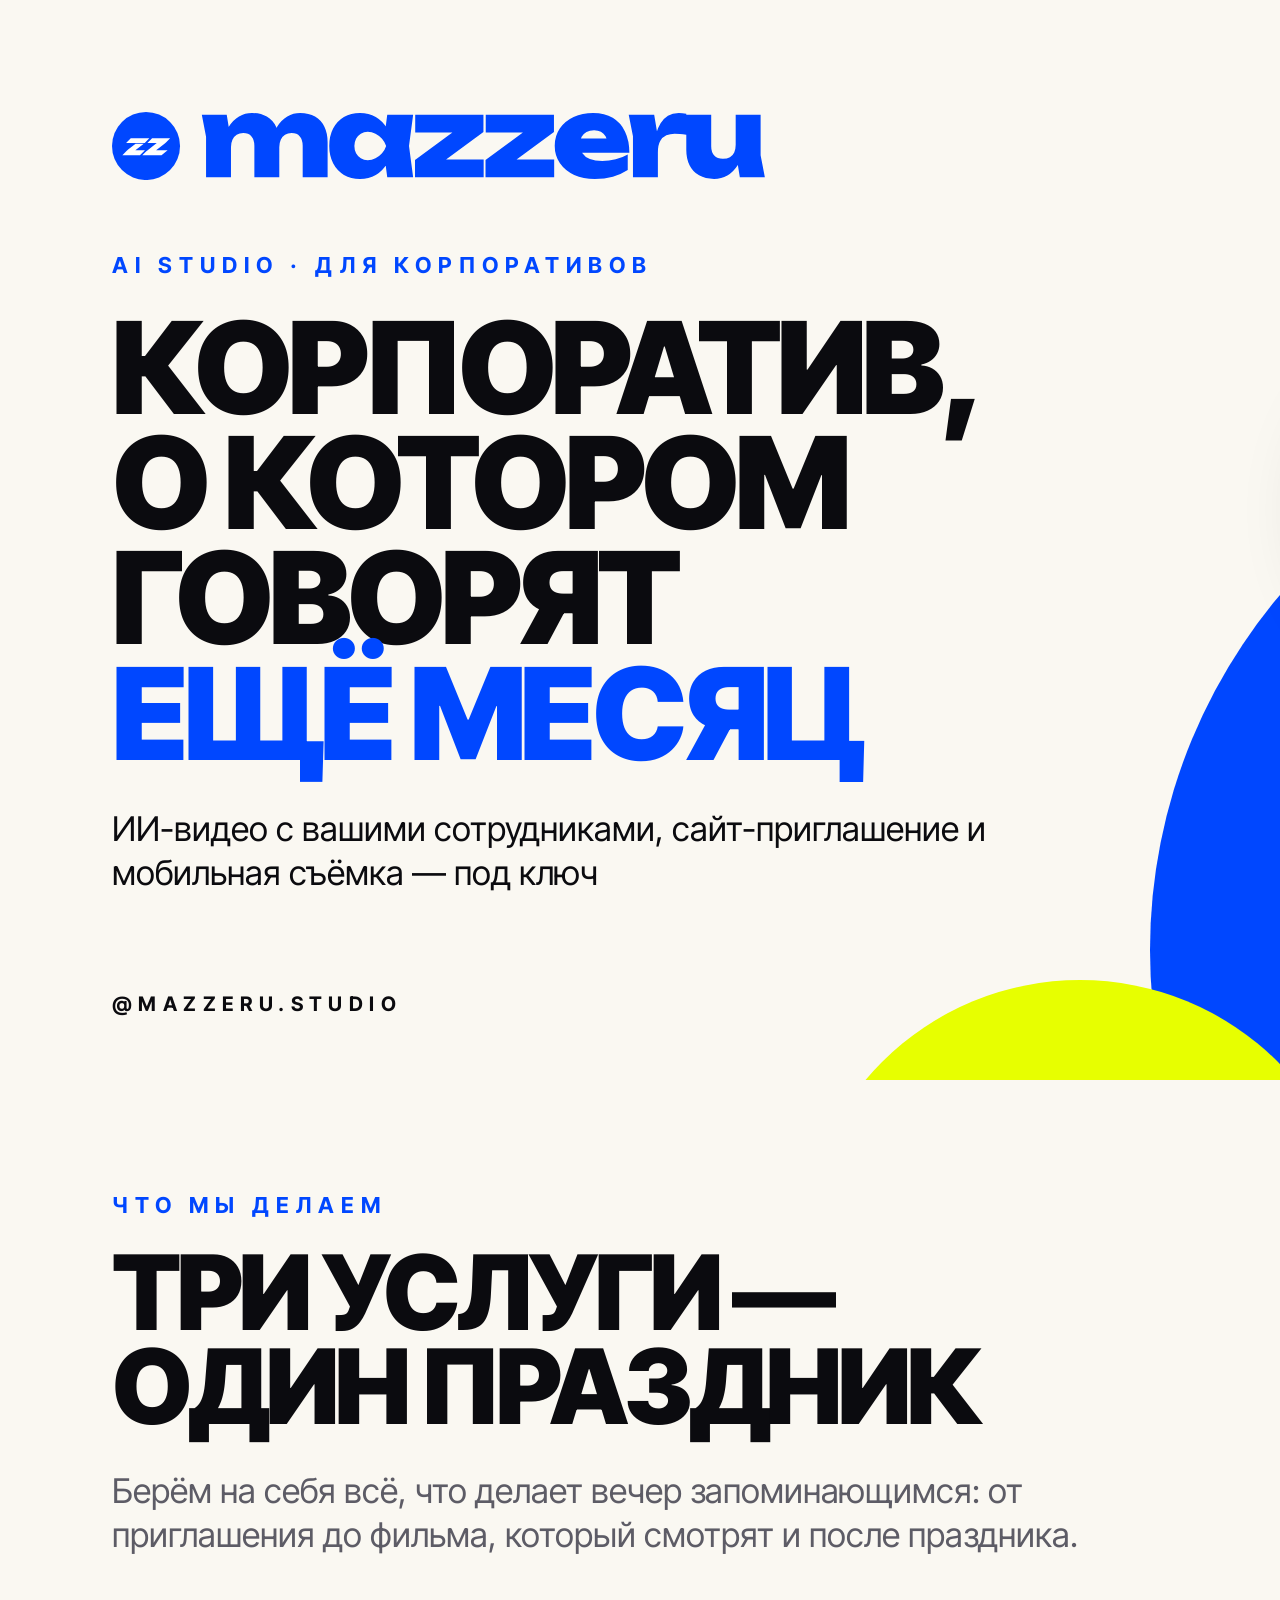
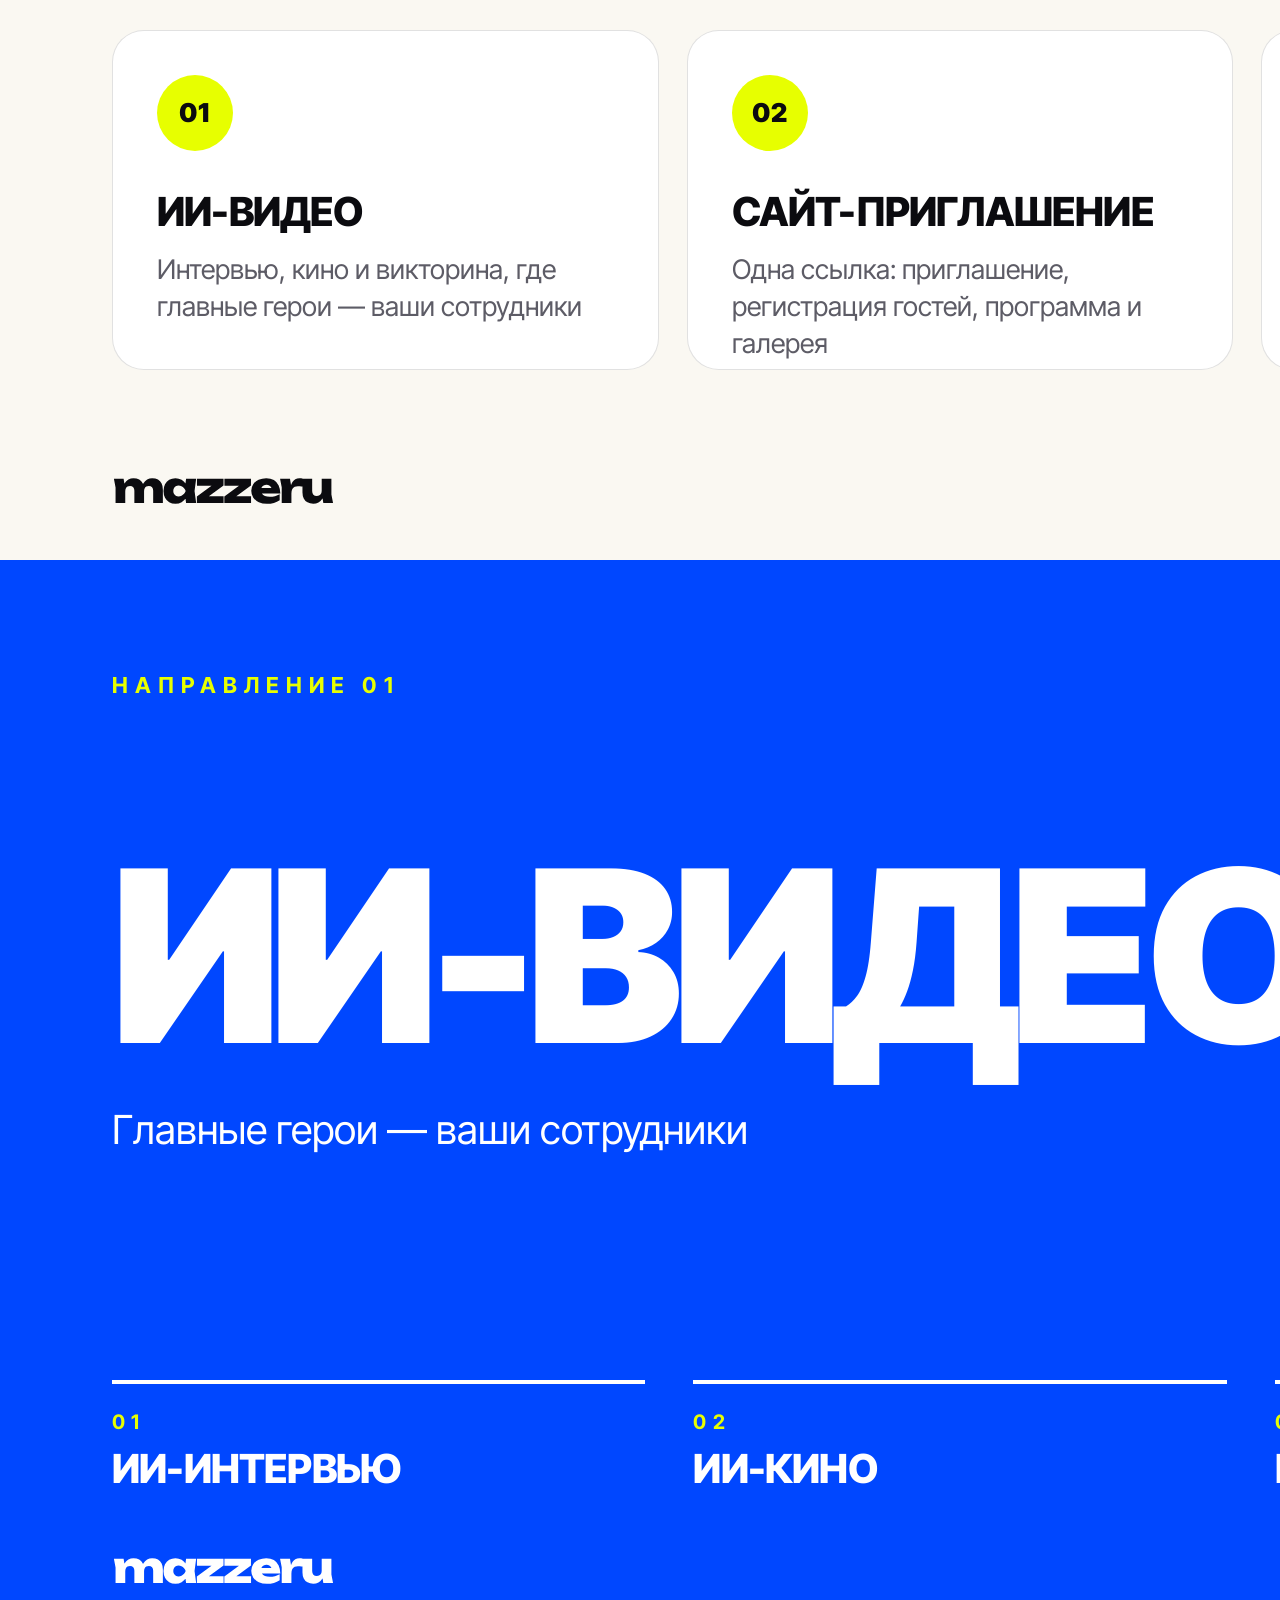
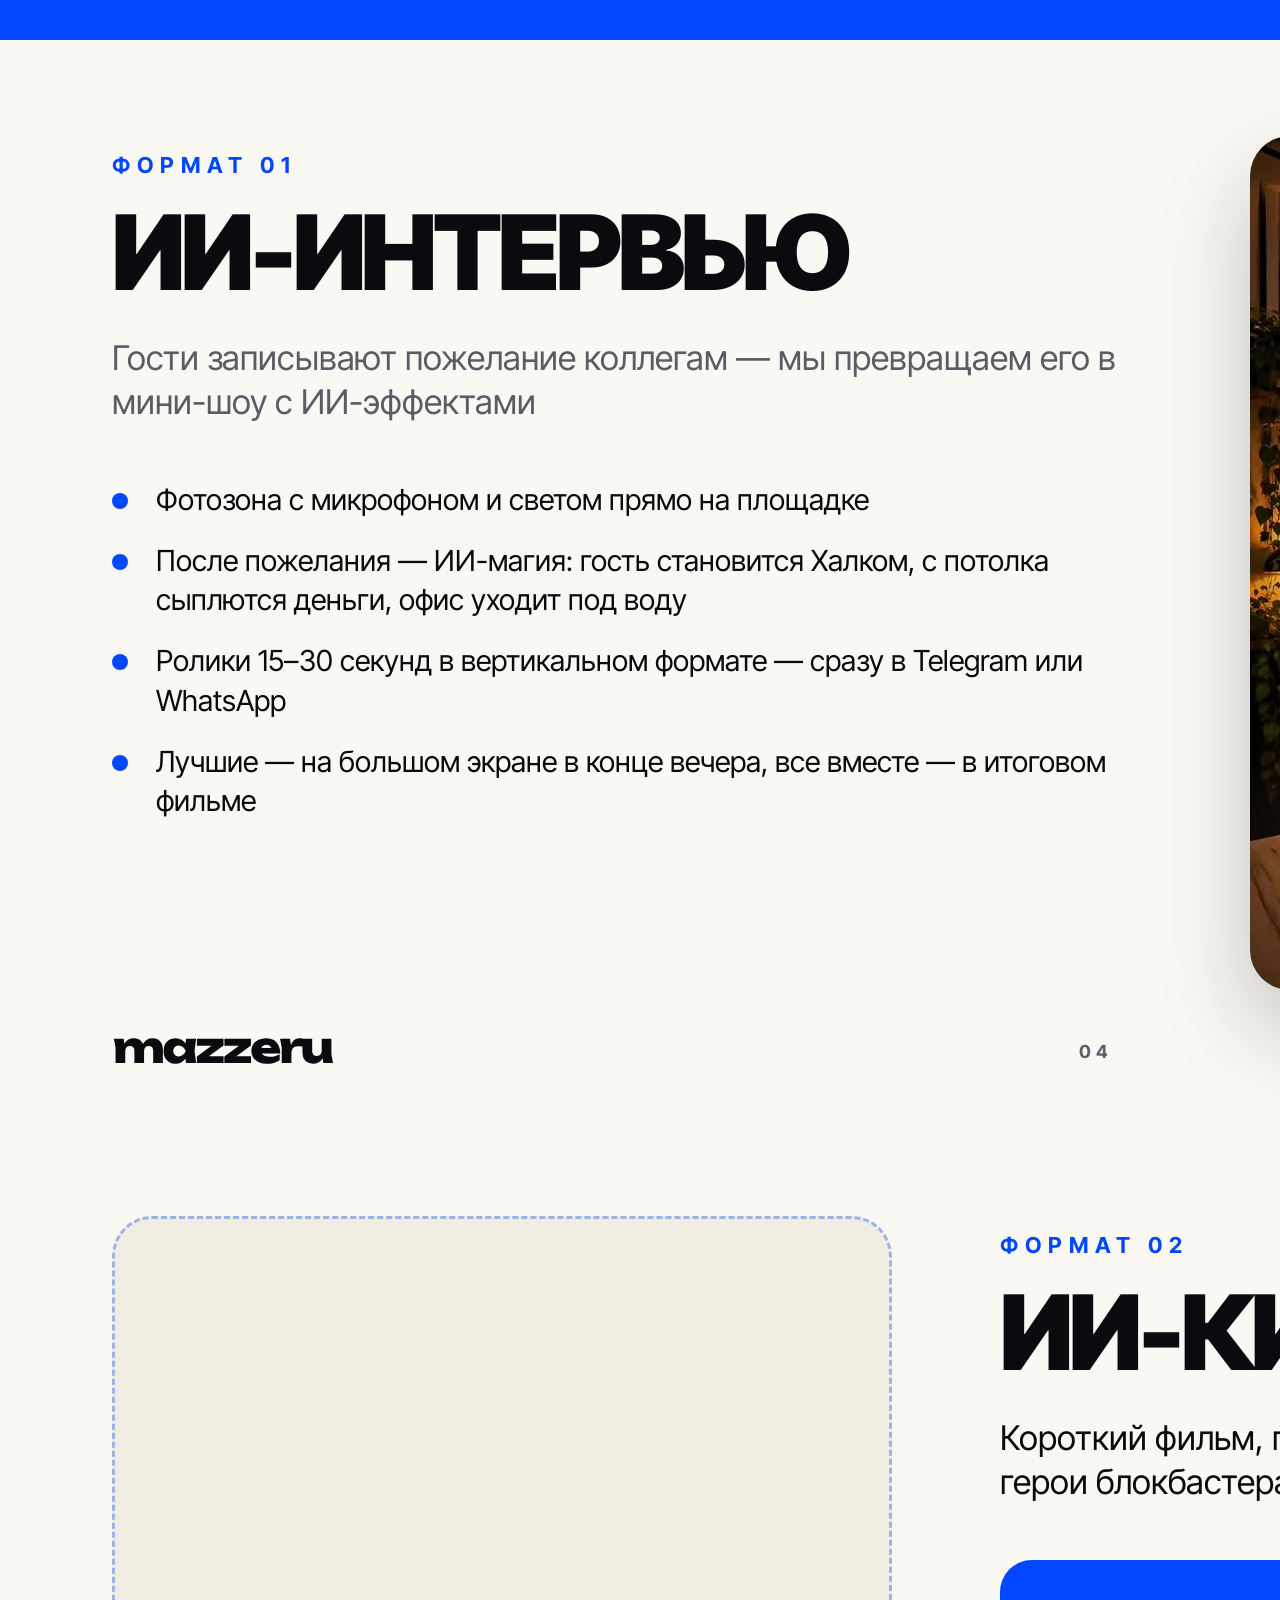
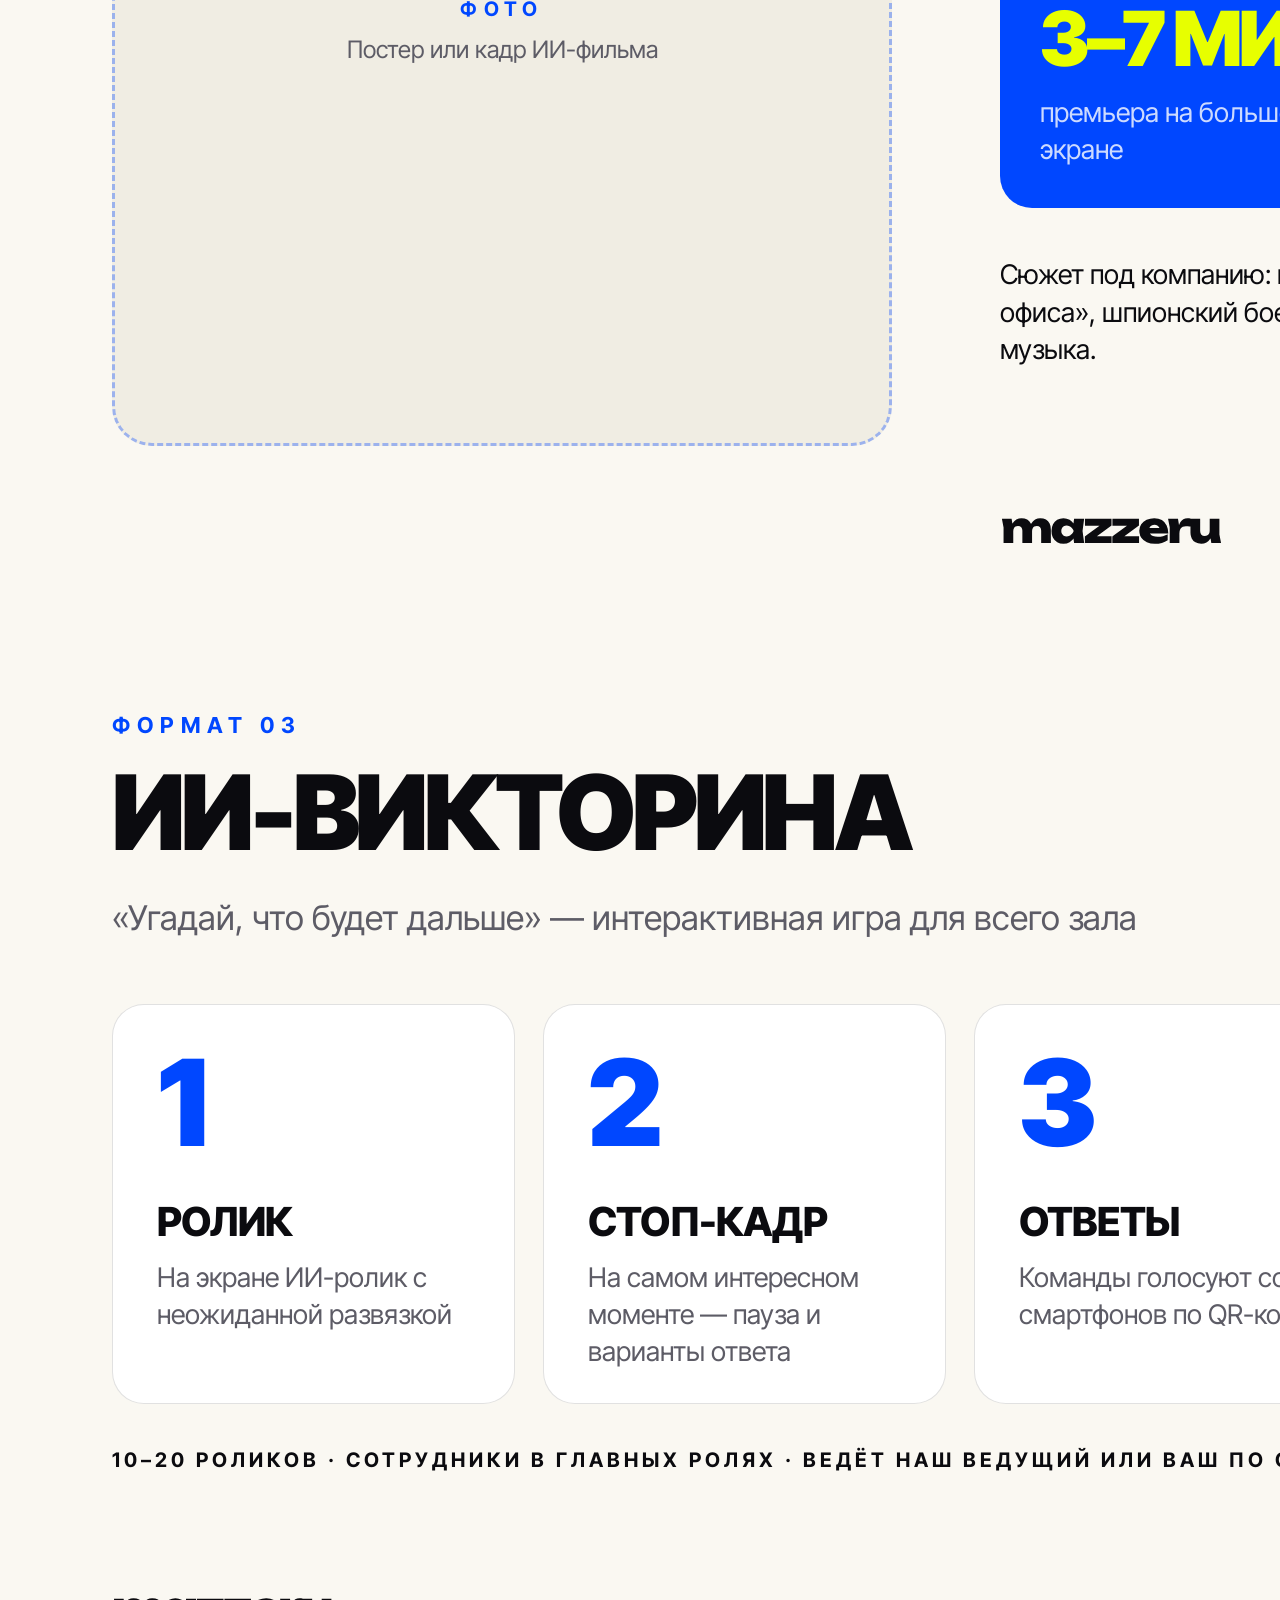
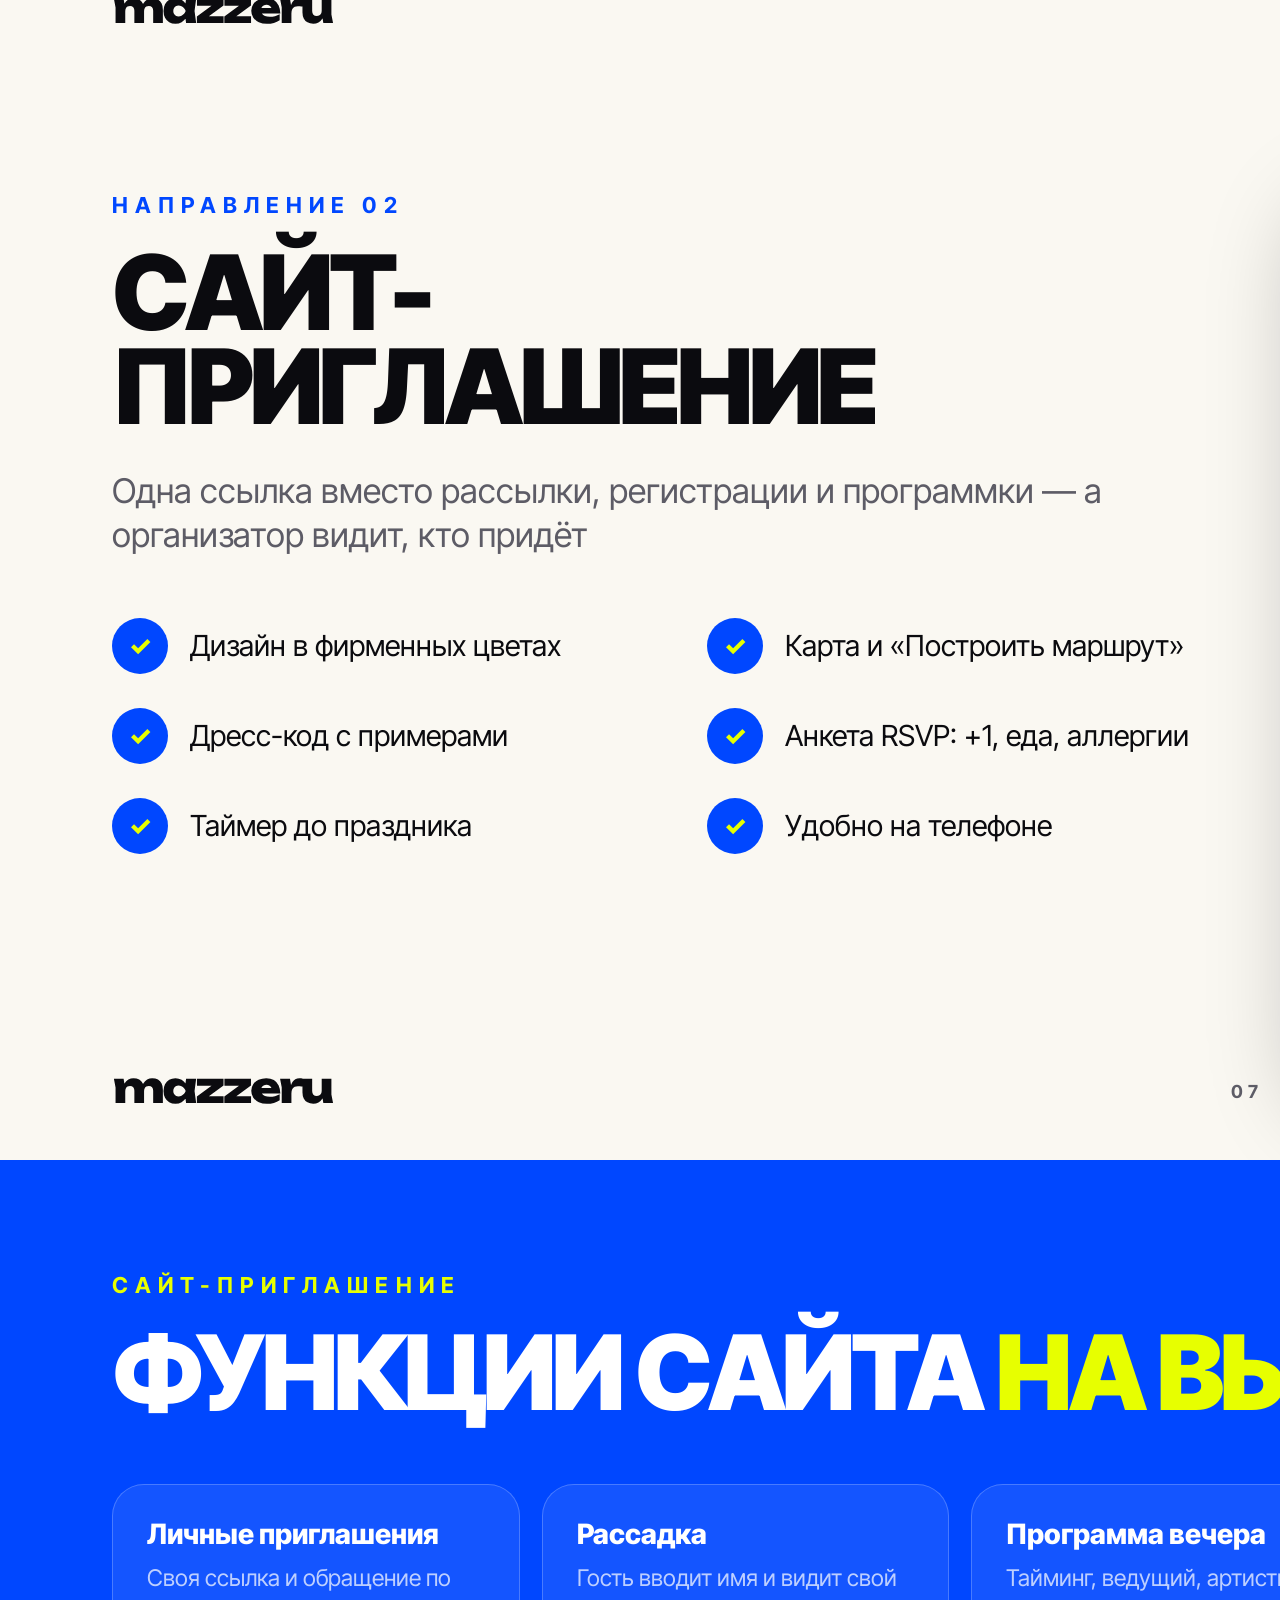
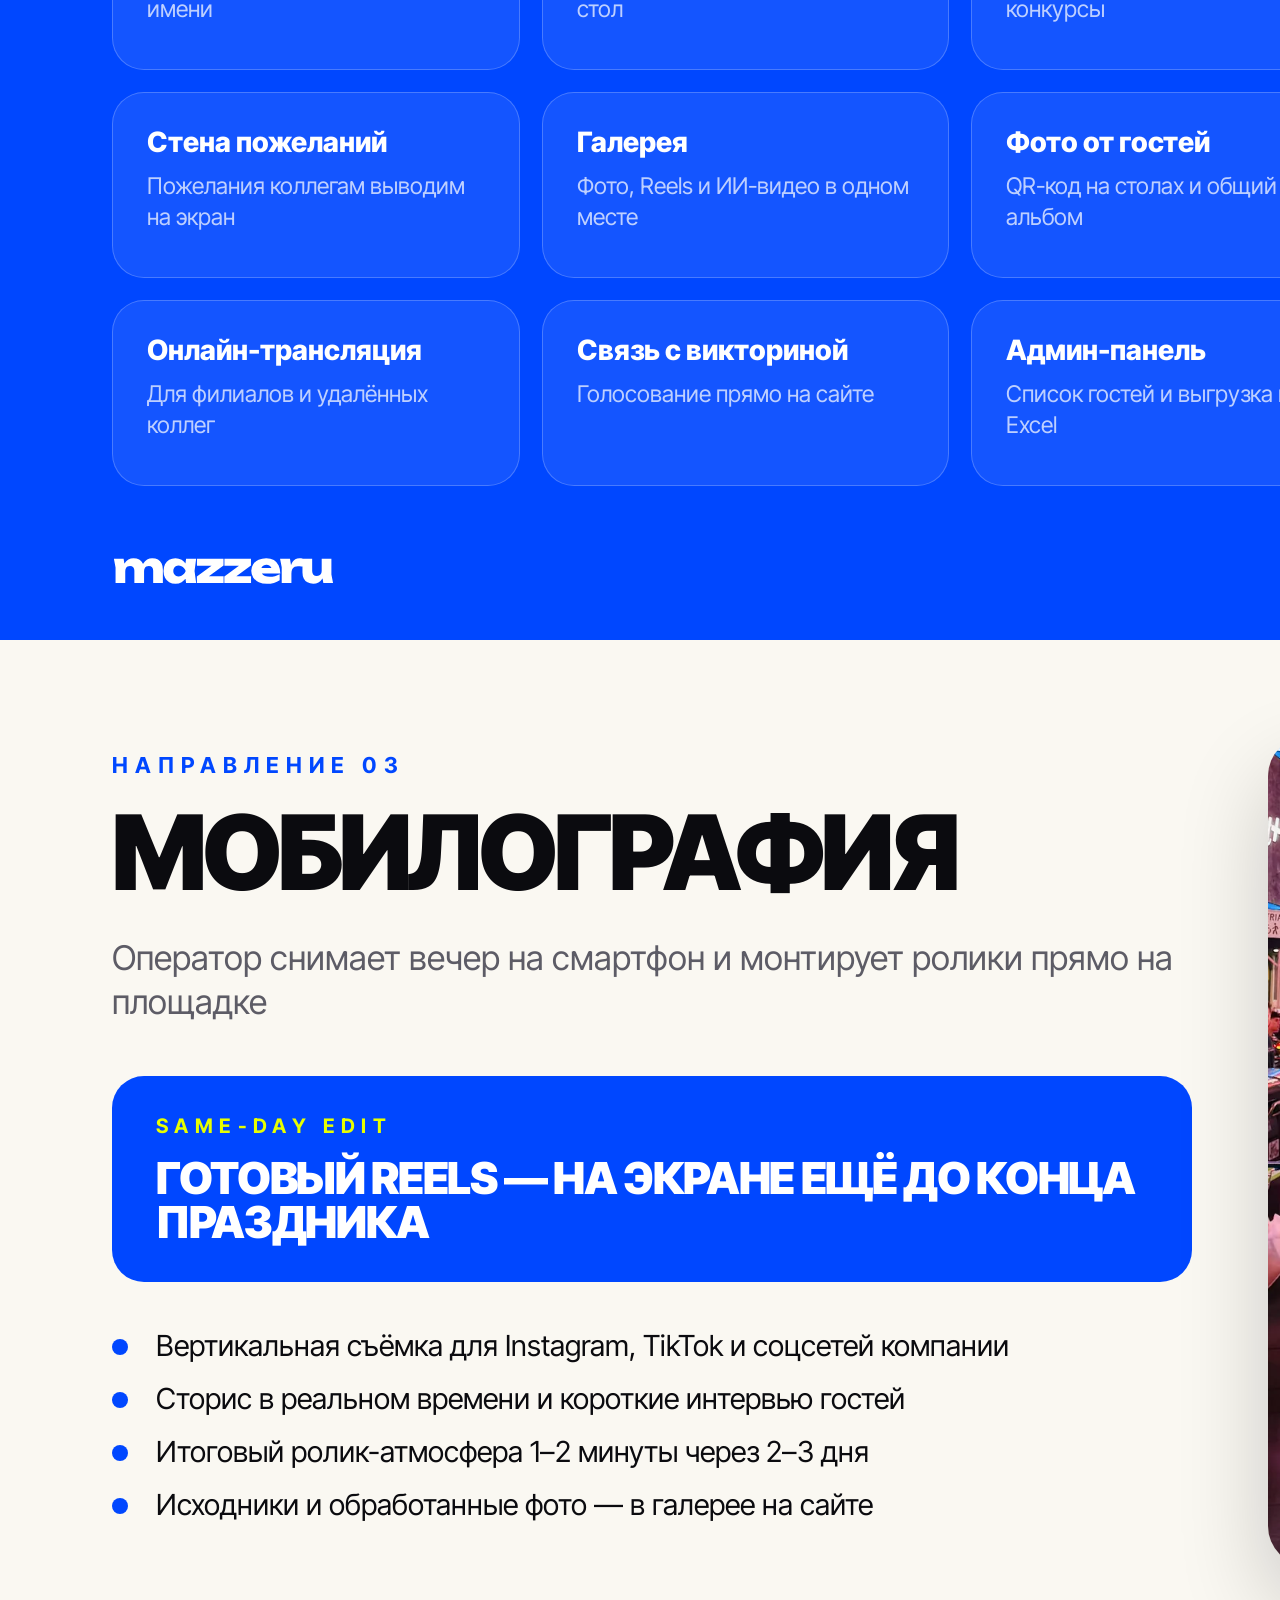
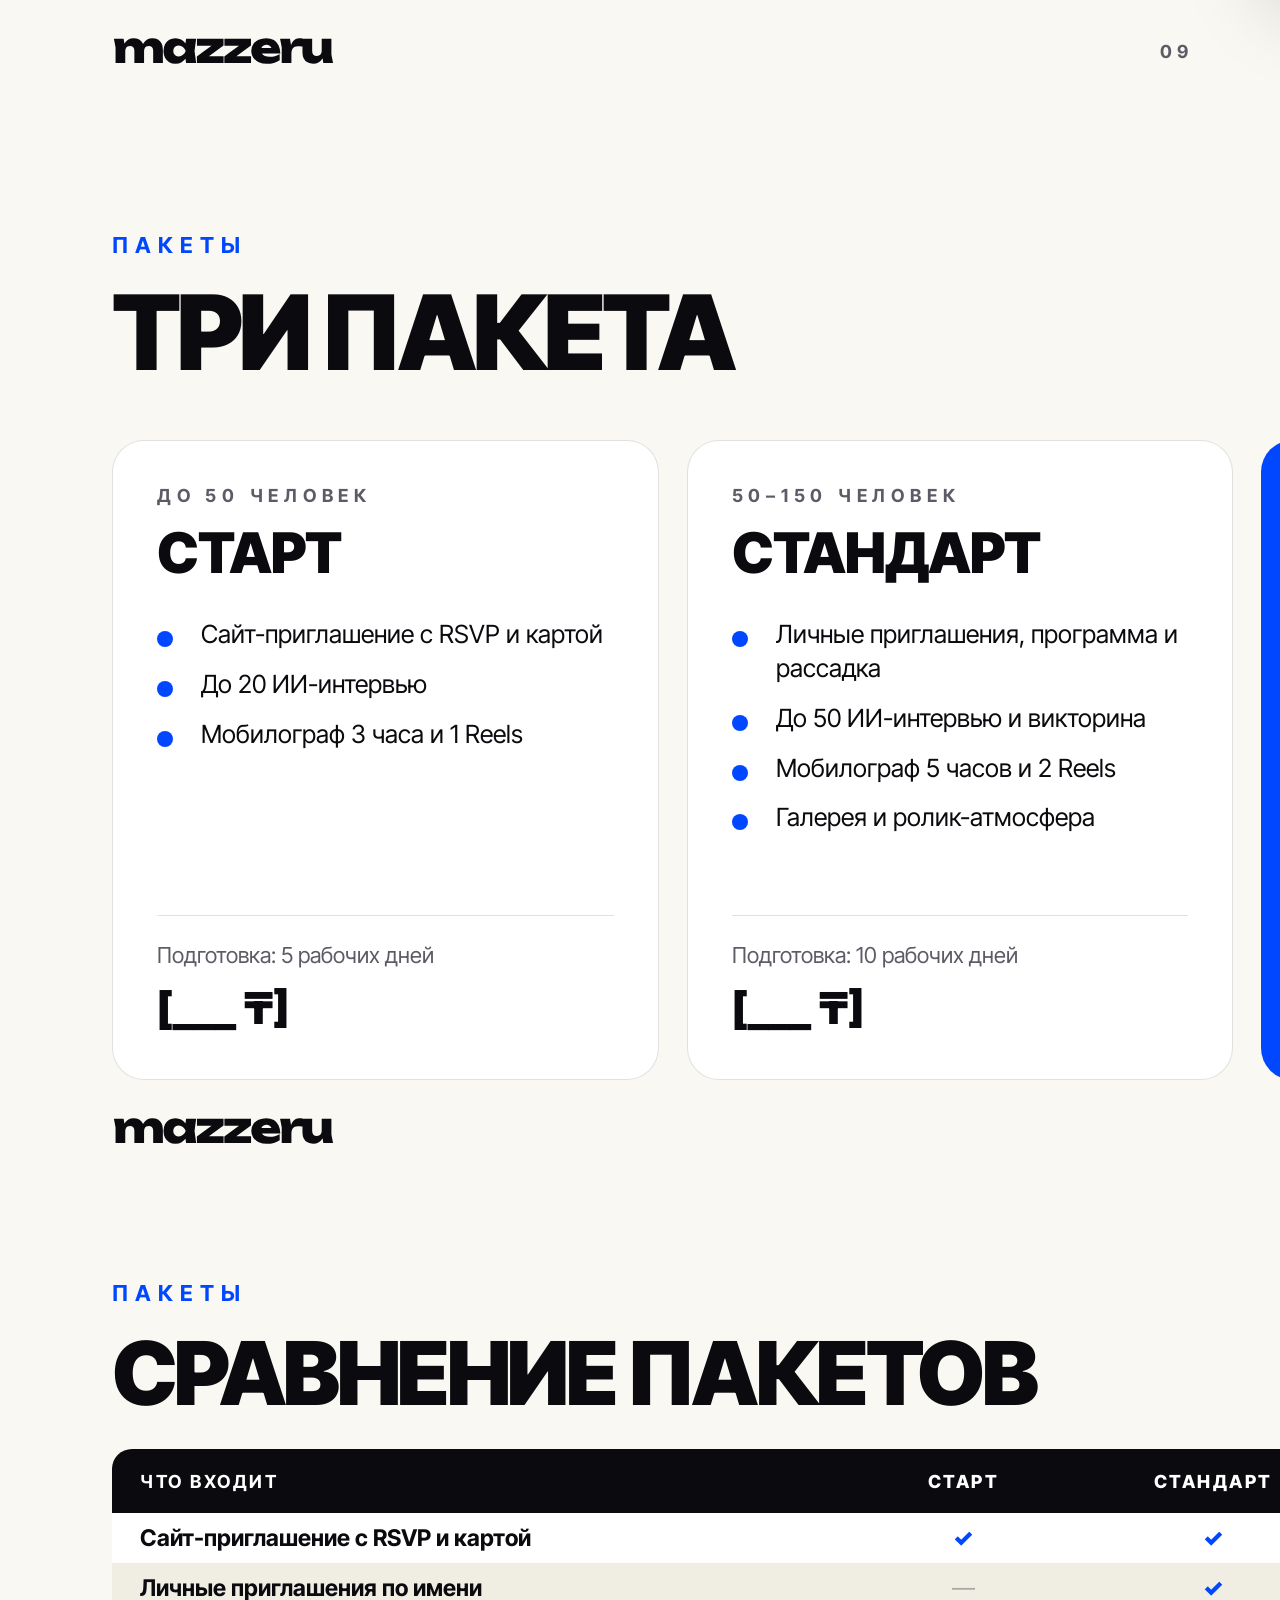
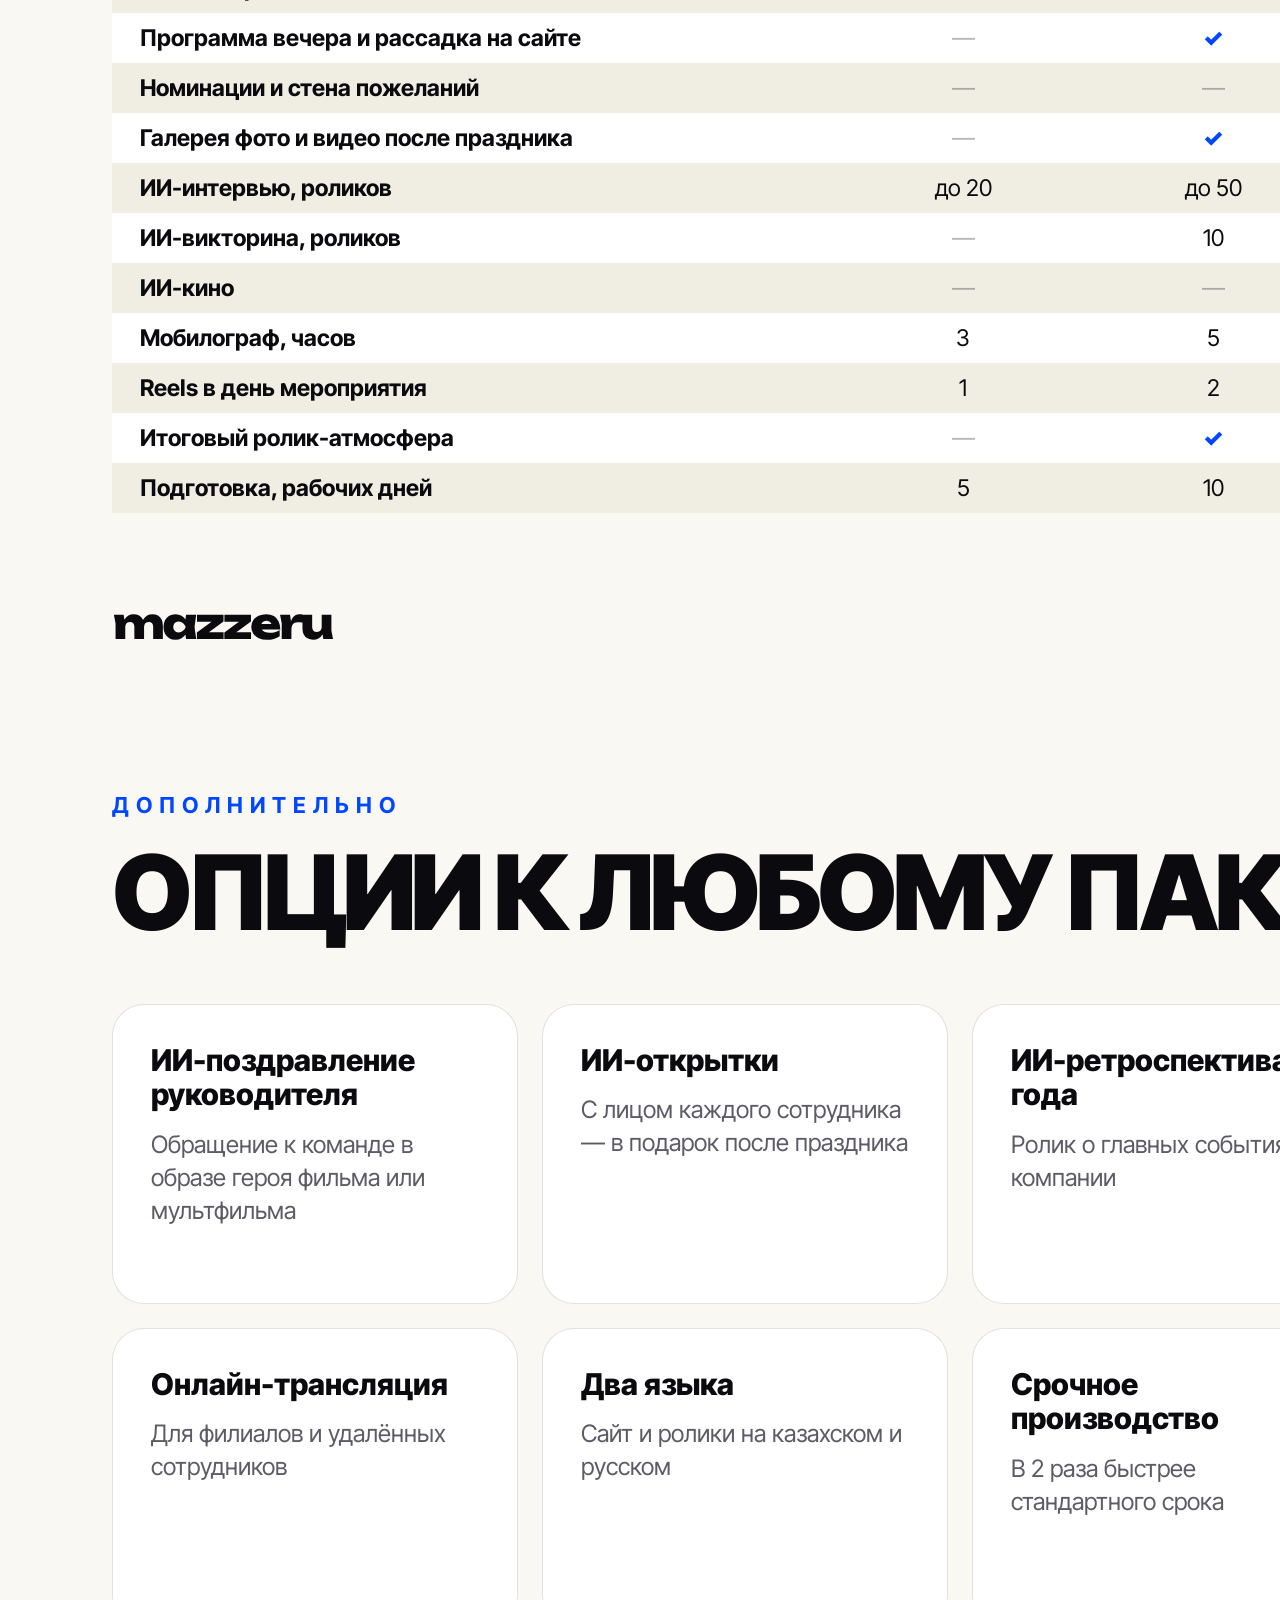
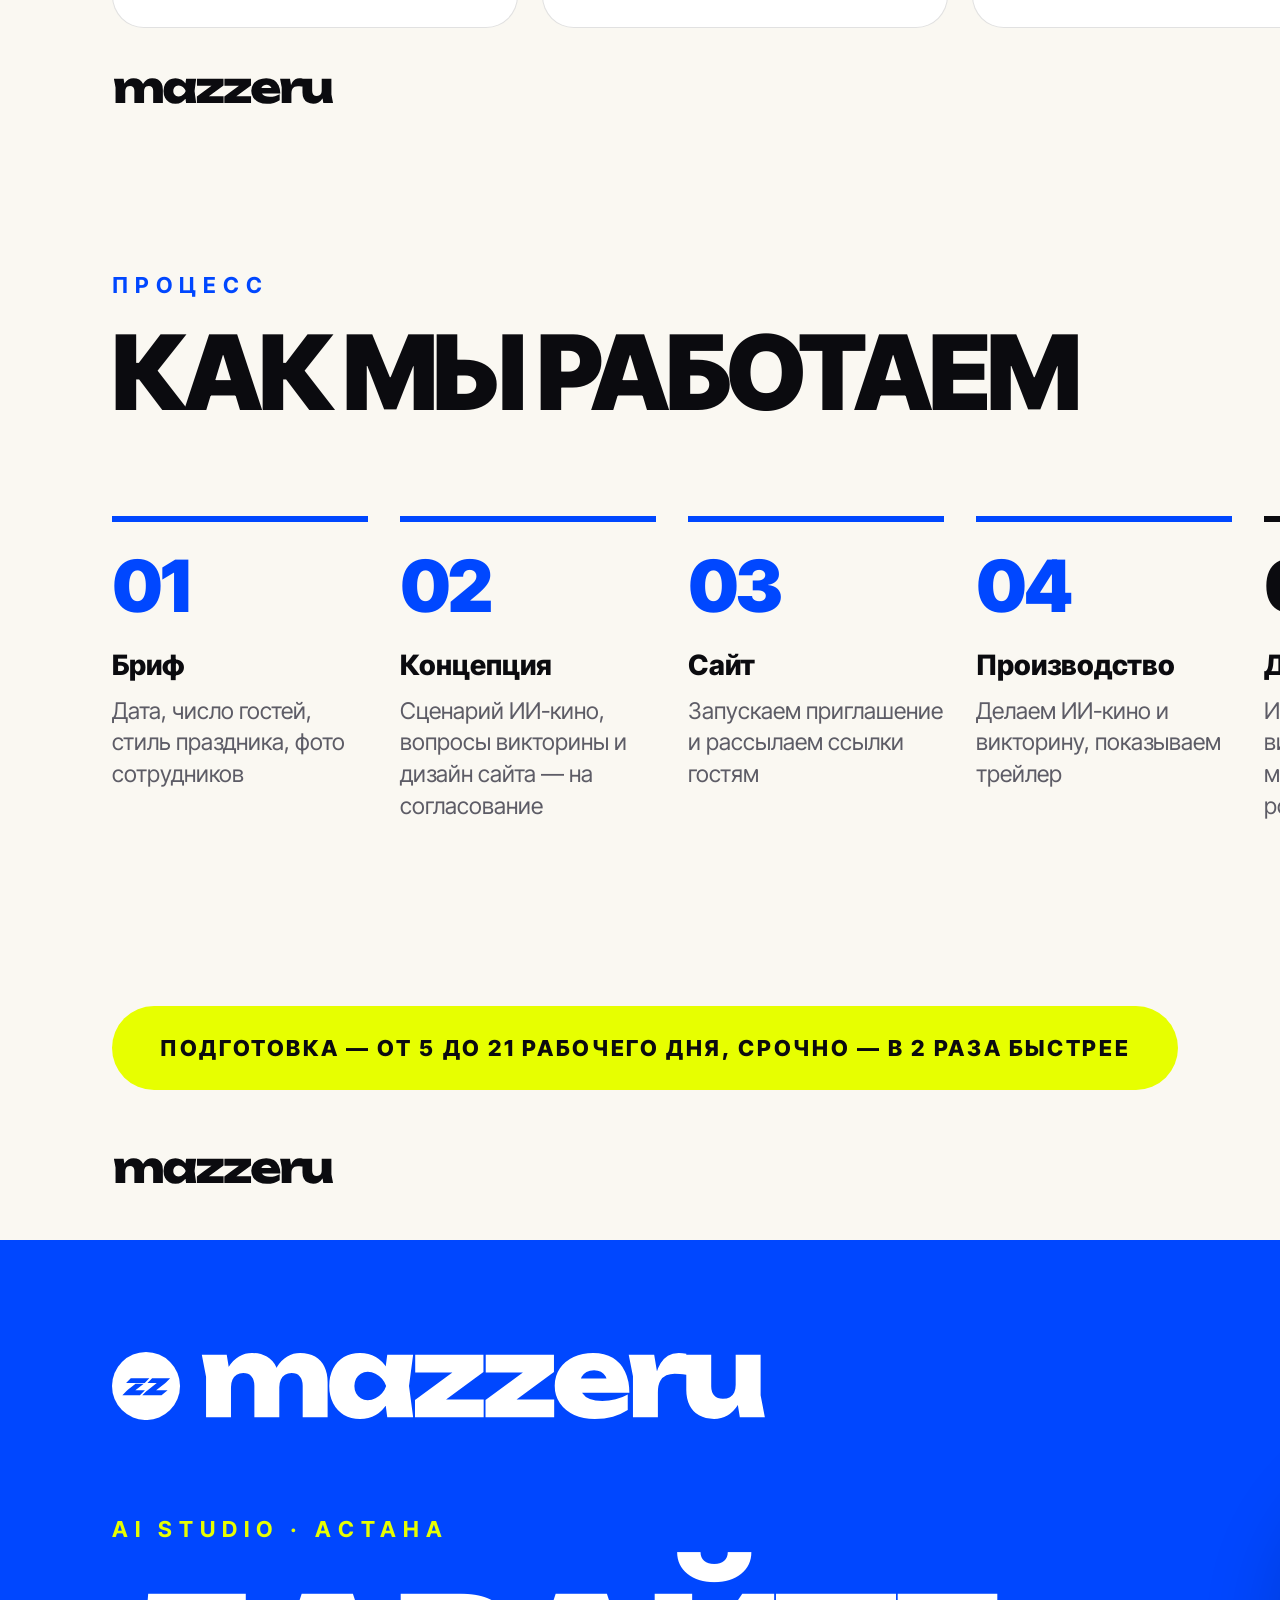
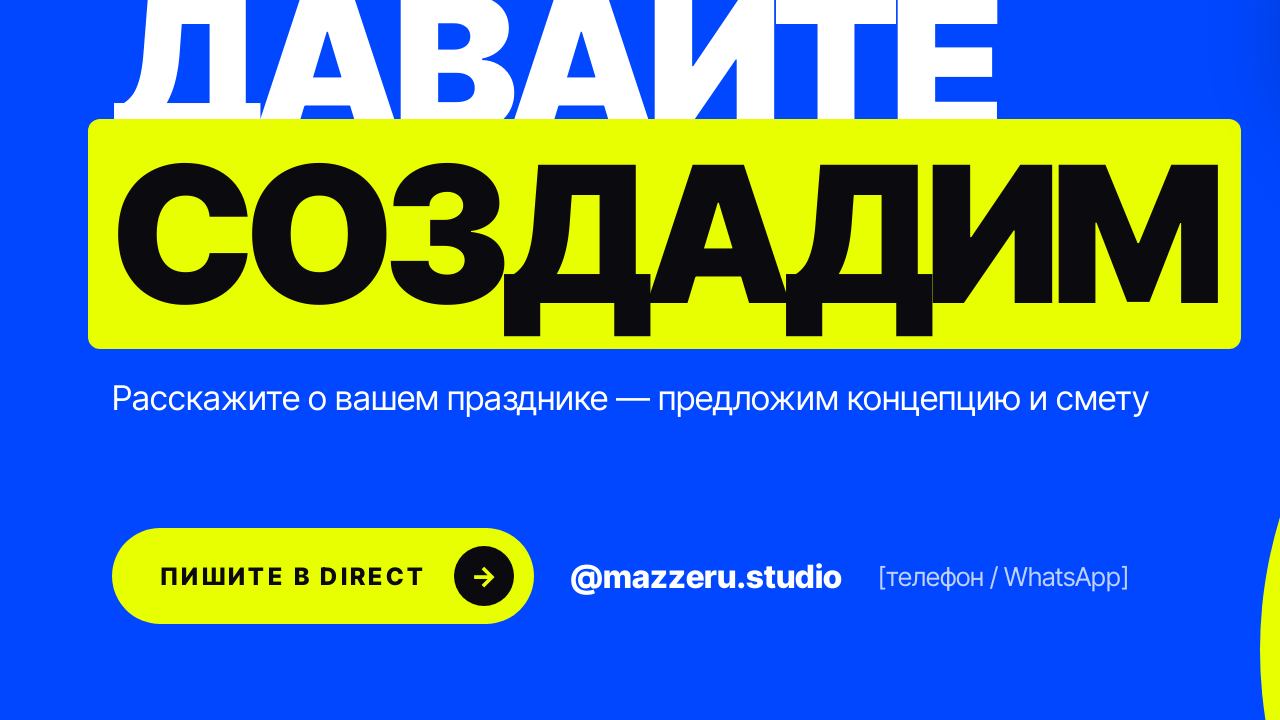
<file: brand/presentations/korporativy.html>
<!doctype html>
<html lang="ru">
<head>
<meta charset="utf-8">
<title>MAZZERU — Корпоративы</title>
<style>
  @font-face { font-family: "Inter Tight"; src: url("../fonts/InterTight.ttf") format("truetype"); font-weight: 100 900; }
  @font-face { font-family: "Unbounded"; src: url("../fonts/Unbounded-ExtraBold.ttf") format("truetype"); font-weight: 800; }

  :root {
    --bg: #FAF8F2; --surface: #FFFFFF; --sand: #F0EDE3;
    --ink: #0B0B0F; --muted: #5D5C66; --line: rgba(11,11,15,.12);
    --blue: #0047FF; --yellow: #E7FF00;
    --pad: 112px; --r: 32px;
  }
  @page { size: 1920px 1080px; margin: 0; }
  * { box-sizing: border-box; margin: 0; padding: 0; }
  html, body { background: #777; }
  body { font-family: "Inter Tight", sans-serif; color: var(--ink); -webkit-print-color-adjust: exact; print-color-adjust: exact; }

  .slide { width: 1920px; height: 1080px; position: relative; overflow: hidden; background: var(--bg); padding: var(--pad); page-break-after: always; break-after: page; }
  .slide.blue { background: var(--blue); color: #fff; }
  .slide.yellow { background: var(--yellow); }

  /* Типографика BOLD */
  .h1, .h2 { font-weight: 900; text-transform: uppercase; letter-spacing: -.04em; line-height: .9; }
  .h1 { font-size: 150px; }
  .h2 { font-size: 104px; }
  .h3 { font-weight: 800; font-size: 40px; letter-spacing: -.02em; line-height: 1.05; text-transform: uppercase; }
  .label { font-weight: 700; font-size: 22px; letter-spacing: .32em; text-transform: uppercase; }
  .lead { font-size: 34px; line-height: 1.3; color: var(--muted); max-width: 1080px; }
  .blue .lead { color: rgba(255,255,255,.78); }
  .t-blue { color: var(--blue); }
  .t-yellow { color: var(--yellow); }
  .body { font-size: 27px; line-height: 1.38; color: var(--muted); }
  .blue .body { color: rgba(255,255,255,.72); }

  .label + .h2, .label + .h1 { margin-top: 28px; }
  .h2 + .lead { margin-top: 36px; }

  /* Футер */
  .foot { position: absolute; left: var(--pad); right: var(--pad); bottom: 56px; display: flex; align-items: center; justify-content: space-between; font-weight: 700; font-size: 18px; letter-spacing: .24em; text-transform: uppercase; color: var(--muted); }
  .foot img { height: 26px; display: block; }
  .blue .foot { color: rgba(255,255,255,.7); }

  .pill { display: inline-flex; align-items: center; justify-content: center; border-radius: 999px; font-weight: 800; letter-spacing: .14em; text-transform: uppercase; }

  /* Карточки */
  .card { background: var(--surface); border-radius: var(--r); padding: 44px; border: 1px solid var(--line); }
  .card.sand { background: var(--sand); border-color: transparent; }
  .card.onblue { background: rgba(255,255,255,.08); border: 1.5px solid rgba(255,255,255,.22); }
  .card .num { width: 76px; height: 76px; border-radius: 50%; background: var(--yellow); display: grid; place-items: center; font-weight: 900; font-size: 26px; letter-spacing: .04em; }

  .grid { display: grid; gap: 28px; }

  /* Фирменные круги */
  .circle { position: absolute; border-radius: 50%; }
  .mark { position: absolute; border-radius: 50%; display: grid; place-items: center; box-shadow: 0 30px 80px rgba(0,0,0,.18); }

  .photo { border-radius: 40px; overflow: hidden; background: var(--sand); position: relative; }
  .photo img { width: 100%; height: 100%; object-fit: cover; display: block; }
  .ph { display: grid; place-items: center; text-align: center; color: var(--muted); font-size: 24px; line-height: 1.4; border: 3px dashed rgba(0,71,255,.35); }
  .ph b { display: block; font-size: 20px; letter-spacing: .32em; color: var(--blue); margin-bottom: 10px; }

  ul.dots { list-style: none; }
  ul.dots li { position: relative; padding-left: 44px; font-size: 29px; line-height: 1.35; margin-bottom: 22px; }
  ul.dots li::before { content: ""; position: absolute; left: 0; top: 13px; width: 16px; height: 16px; border-radius: 50%; background: var(--blue); }
  .blue ul.dots li::before { background: var(--yellow); }
</style>
</head>
<body>

<!-- 1. Обложка -->
<section class="slide">
  <div class="circle" style="width:1100px;height:1100px;right:-330px;bottom:-420px;background:var(--blue)"></div>
  <div class="circle" style="width:560px;height:560px;right:560px;bottom:-460px;background:var(--yellow)"></div>
  <div class="mark" style="width:300px;height:300px;right:300px;top:330px;background:#fff">
    <img src="../logo/svg/mazzeru-mark-white.svg" style="width:300px;height:300px;border-radius:50%" alt="">
  </div>
  <img src="../logo/svg/mazzeru-logo-blue.svg" style="height:68px;display:block" alt="mazzeru">
  <div class="label t-blue" style="margin-top:72px">AI Studio · для корпоративов</div>
  <div class="h1" style="margin-top:32px;font-size:128px">Корпоратив,<br>о котором<br>говорят<br><span class="t-blue">ещё месяц</span></div>
  <p class="lead" style="margin-top:36px;max-width:880px;color:var(--ink)">ИИ-видео с вашими сотрудниками, сайт-приглашение и мобильная съёмка — под ключ</p>
  <div class="label" style="position:absolute;left:var(--pad);bottom:64px;font-size:20px">@mazzeru.studio</div>
</section>

<!-- 2. Три услуги -->
<section class="slide">
  <div class="label t-blue">Что мы делаем</div>
  <div class="h2">Три услуги —<br>один праздник</div>
  <p class="lead">Берём на себя всё, что делает вечер запоминающимся: от приглашения до фильма, который смотрят и после праздника.</p>
  <div class="grid" style="grid-template-columns:repeat(3,1fr);margin-top:72px">
    <div class="card" style="height:340px"><div class="num">01</div><div class="h3" style="margin-top:40px">ИИ-видео</div><p class="body" style="margin-top:18px">Интервью, кино и викторина, где главные герои — ваши сотрудники</p></div>
    <div class="card" style="height:340px"><div class="num">02</div><div class="h3" style="margin-top:40px">Сайт-приглашение</div><p class="body" style="margin-top:18px">Одна ссылка: приглашение, регистрация гостей, программа и галерея</p></div>
    <div class="card" style="height:340px"><div class="num">03</div><div class="h3" style="margin-top:40px">Мобилография</div><p class="body" style="margin-top:18px">Съёмка на смартфон и готовые Reels ещё до конца вечера</p></div>
  </div>
  <div class="foot"><img src="../logo/svg/mazzeru-wordmark-black.svg" alt=""><span>02</span></div>
</section>

<!-- 3. Направление 01 -->
<section class="slide blue">
  <div class="circle" style="width:820px;height:820px;right:-300px;top:-440px;background:var(--yellow)"></div>
  <div class="label t-yellow">Направление 01</div>
  <div class="h1" style="font-size:240px;margin-top:150px">ИИ-видео</div>
  <p class="lead" style="margin-top:40px;font-size:40px;color:#fff">Главные герои — ваши сотрудники</p>
  <div class="grid" style="grid-template-columns:repeat(3,1fr);gap:48px;position:absolute;left:var(--pad);right:var(--pad);bottom:150px">
    <div style="border-top:4px solid #fff;padding-top:26px"><div class="label t-yellow" style="font-size:20px">01</div><div class="h3" style="margin-top:14px">ИИ-интервью</div></div>
    <div style="border-top:4px solid #fff;padding-top:26px"><div class="label t-yellow" style="font-size:20px">02</div><div class="h3" style="margin-top:14px">ИИ-кино</div></div>
    <div style="border-top:4px solid #fff;padding-top:26px"><div class="label t-yellow" style="font-size:20px">03</div><div class="h3" style="margin-top:14px">ИИ-викторина</div></div>
  </div>
  <div class="foot"><img src="../logo/svg/mazzeru-wordmark-white.svg" alt=""><span>03</span></div>
</section>

<!-- 4. ИИ-интервью -->
<section class="slide">
  <div style="width:1080px">
    <div class="label t-blue">Формат 01</div>
    <div class="h2">ИИ-интервью</div>
    <p class="lead">Гости записывают пожелание коллегам — мы превращаем его в мини-шоу с ИИ-эффектами</p>
    <ul class="dots" style="margin-top:56px;max-width:1000px">
      <li>Фотозона с микрофоном и светом прямо на площадке</li>
      <li>После пожелания — ИИ-магия: гость становится Халком, с потолка сыплются деньги, офис уходит под воду</li>
      <li>Ролики 15–30 секунд в вертикальном формате — сразу в Telegram или WhatsApp</li>
      <li>Лучшие — на большом экране в конце вечера, все вместе — в итоговом фильме</li>
    </ul>
  </div>
  <div class="circle" style="width:640px;height:640px;right:-120px;bottom:-260px;background:var(--blue)"></div>
  <div class="photo" style="position:absolute;right:190px;top:96px;width:480px;height:854px;box-shadow:0 40px 90px rgba(11,11,15,.22)">
    <img src="../../assets/img/ai/snap-poster.webp" alt="">
    <div class="pill" style="position:absolute;left:32px;right:32px;bottom:32px;height:72px;background:var(--yellow);font-size:22px">9:16 · 15–30 сек</div>
  </div>
  <div class="foot" style="right:auto;width:1000px"><img src="../logo/svg/mazzeru-wordmark-black.svg" alt=""><span>04</span></div>
</section>

<!-- 5. ИИ-кино -->
<section class="slide">
  <div class="photo ph" style="position:absolute;left:var(--pad);top:96px;width:780px;height:830px">
    <div><b>ФОТО</b>Постер или кадр ИИ-фильма</div>
  </div>
  <div style="position:absolute;left:1000px;right:var(--pad);top:var(--pad)">
    <div class="label t-blue">Формат 02</div>
    <div class="h2">ИИ-кино</div>
    <p class="lead" style="color:var(--ink)">Короткий фильм, где сотрудники и руководители — герои блокбастера</p>
    <div class="grid" style="grid-template-columns:1fr 1fr;margin-top:56px">
      <div class="card" style="background:var(--blue);border:0;color:#fff;padding:40px">
        <div style="font-weight:900;font-size:76px;letter-spacing:-.04em;line-height:1" class="t-yellow">3–7 МИН</div>
        <p class="body" style="color:rgba(255,255,255,.8);margin-top:18px">премьера на большом экране</p>
      </div>
      <div class="card" style="background:var(--yellow);border:0;padding:40px">
        <div style="font-weight:900;font-size:76px;letter-spacing:-.04em;line-height:1">−7 ДНЕЙ</div>
        <p class="body" style="color:var(--ink);margin-top:18px">трейлер и постер для анонса</p>
      </div>
    </div>
    <p class="body" style="margin-top:48px;color:var(--ink)">Сюжет под компанию: история года, запуск продукта, «спасение офиса», шпионский боевик. Лица — по фото, ИИ-сцены, озвучка и музыка.</p>
  </div>
  <div class="foot" style="left:1000px"><img src="../logo/svg/mazzeru-wordmark-black.svg" alt=""><span>05</span></div>
</section>

<!-- 6. ИИ-викторина -->
<section class="slide">
  <div class="label t-blue">Формат 03</div>
  <div class="h2">ИИ-викторина</div>
  <p class="lead">«Угадай, что будет дальше» — интерактивная игра для всего зала</p>
  <div class="grid" style="grid-template-columns:repeat(4,1fr);margin-top:64px">
    <div class="card" style="height:400px"><div style="font-weight:900;font-size:120px;line-height:.9;letter-spacing:-.04em" class="t-blue">1</div><div class="h3" style="margin-top:44px">Ролик</div><p class="body" style="margin-top:16px">На экране ИИ-ролик с неожиданной развязкой</p></div>
    <div class="card" style="height:400px"><div style="font-weight:900;font-size:120px;line-height:.9;letter-spacing:-.04em" class="t-blue">2</div><div class="h3" style="margin-top:44px">Стоп-кадр</div><p class="body" style="margin-top:16px">На самом интересном моменте — пауза и варианты ответа</p></div>
    <div class="card" style="height:400px"><div style="font-weight:900;font-size:120px;line-height:.9;letter-spacing:-.04em" class="t-blue">3</div><div class="h3" style="margin-top:44px">Ответы</div><p class="body" style="margin-top:16px">Команды голосуют со смартфонов по QR-коду</p></div>
    <div class="card" style="height:400px;background:var(--blue);border:0;color:#fff"><div style="font-weight:900;font-size:120px;line-height:.9;letter-spacing:-.04em" class="t-yellow">4</div><div class="h3" style="margin-top:44px">Лидеры</div><p class="body" style="margin-top:16px;color:rgba(255,255,255,.8)">Живая таблица на экране и призы победителям</p></div>
  </div>
  <div class="label" style="margin-top:44px;font-size:20px;letter-spacing:.2em">10–20 роликов · сотрудники в главных ролях · ведёт наш ведущий или ваш по сценарию</div>
  <div class="foot"><img src="../logo/svg/mazzeru-wordmark-black.svg" alt=""><span>06</span></div>
</section>

<!-- 7. Сайт-приглашение -->
<section class="slide">
  <div style="width:1150px">
    <div class="label t-blue">Направление 02</div>
    <div class="h2">Сайт-<br>приглашение</div>
    <p class="lead">Одна ссылка вместо рассылки, регистрации и программки — а организатор видит, кто придёт</p>
    <div class="grid" style="grid-template-columns:1fr 1fr;gap:34px 40px;margin-top:60px">
      <div style="display:flex;align-items:center;gap:22px;font-size:29px"><span class="pill" style="width:56px;height:56px;background:var(--blue);color:var(--yellow);font-size:26px;letter-spacing:0">✓</span>Дизайн в фирменных цветах</div>
      <div style="display:flex;align-items:center;gap:22px;font-size:29px"><span class="pill" style="width:56px;height:56px;background:var(--blue);color:var(--yellow);font-size:26px;letter-spacing:0">✓</span>Карта и «Построить маршрут»</div>
      <div style="display:flex;align-items:center;gap:22px;font-size:29px"><span class="pill" style="width:56px;height:56px;background:var(--blue);color:var(--yellow);font-size:26px;letter-spacing:0">✓</span>Дресс-код с примерами</div>
      <div style="display:flex;align-items:center;gap:22px;font-size:29px"><span class="pill" style="width:56px;height:56px;background:var(--blue);color:var(--yellow);font-size:26px;letter-spacing:0">✓</span>Анкета RSVP: +1, еда, аллергии</div>
      <div style="display:flex;align-items:center;gap:22px;font-size:29px"><span class="pill" style="width:56px;height:56px;background:var(--blue);color:var(--yellow);font-size:26px;letter-spacing:0">✓</span>Таймер до праздника</div>
      <div style="display:flex;align-items:center;gap:22px;font-size:29px"><span class="pill" style="width:56px;height:56px;background:var(--blue);color:var(--yellow);font-size:26px;letter-spacing:0">✓</span>Удобно на телефоне</div>
    </div>
  </div>
  <div class="circle" style="width:700px;height:700px;right:-160px;top:-200px;background:var(--yellow)"></div>
  <!-- телефон -->
  <div style="position:absolute;right:170px;top:80px;width:450px;height:920px;border-radius:64px;background:var(--ink);padding:18px;box-shadow:0 40px 90px rgba(11,11,15,.25)">
    <div style="width:100%;height:100%;border-radius:48px;background:var(--blue);color:#fff;padding:56px 40px 40px;position:relative">
      <img src="../logo/svg/mazzeru-mark-white.svg" style="width:56px;height:56px;display:block" alt="">
      <div class="label t-yellow" style="font-size:16px;margin-top:40px">Приглашение</div>
      <div style="font-weight:900;font-size:44px;line-height:.95;letter-spacing:-.03em;text-transform:uppercase;margin-top:18px">Новогодний вечер [Компания]</div>
      <div style="font-size:22px;margin-top:22px;color:rgba(255,255,255,.75)">Пятница · 19:00</div>
      <div style="display:grid;grid-template-columns:repeat(3,1fr);gap:12px;margin-top:40px">
        <div style="background:rgba(255,255,255,.12);border-radius:18px;padding:18px 0;text-align:center"><div style="font-weight:900;font-size:44px" class="t-yellow">12</div><div style="font-size:16px;opacity:.75;margin-top:4px">дн</div></div>
        <div style="background:rgba(255,255,255,.12);border-radius:18px;padding:18px 0;text-align:center"><div style="font-weight:900;font-size:44px" class="t-yellow">08</div><div style="font-size:16px;opacity:.75;margin-top:4px">ч</div></div>
        <div style="background:rgba(255,255,255,.12);border-radius:18px;padding:18px 0;text-align:center"><div style="font-weight:900;font-size:44px" class="t-yellow">45</div><div style="font-size:16px;opacity:.75;margin-top:4px">мин</div></div>
      </div>
      <div style="position:absolute;left:40px;right:40px;bottom:96px" class="pill"><span class="pill" style="width:100%;height:80px;background:var(--yellow);color:var(--ink);font-size:20px">Я приду →</span></div>
      <div style="position:absolute;left:0;right:0;bottom:44px;text-align:center;font-size:18px;color:rgba(255,255,255,.75)">Построить маршрут →</div>
    </div>
  </div>
  <div class="foot" style="right:auto;width:1150px"><img src="../logo/svg/mazzeru-wordmark-black.svg" alt=""><span>07</span></div>
</section>

<!-- 8. Функции сайта -->
<section class="slide blue">
  <div class="label t-yellow">Сайт-приглашение</div>
  <div class="h2">Функции сайта <span class="t-yellow">на выбор</span></div>
  <div class="grid" style="grid-template-columns:repeat(4,1fr);gap:22px;margin-top:64px">
    <div class="card onblue" style="padding:32px 34px;height:186px"><div style="font-weight:800;font-size:28px">Личные приглашения</div><p class="body" style="margin-top:12px;font-size:23px">Своя ссылка и обращение по имени</p></div>
    <div class="card onblue" style="padding:32px 34px;height:186px"><div style="font-weight:800;font-size:28px">Рассадка</div><p class="body" style="margin-top:12px;font-size:23px">Гость вводит имя и видит свой стол</p></div>
    <div class="card onblue" style="padding:32px 34px;height:186px"><div style="font-weight:800;font-size:28px">Программа вечера</div><p class="body" style="margin-top:12px;font-size:23px">Тайминг, ведущий, артисты, конкурсы</p></div>
    <div class="card onblue" style="padding:32px 34px;height:186px"><div style="font-weight:800;font-size:28px">Номинации</div><p class="body" style="margin-top:12px;font-size:23px">«Сотрудник года» и другие — итоги на празднике</p></div>
    <div class="card onblue" style="padding:32px 34px;height:186px"><div style="font-weight:800;font-size:28px">Стена пожеланий</div><p class="body" style="margin-top:12px;font-size:23px">Пожелания коллегам выводим на экран</p></div>
    <div class="card onblue" style="padding:32px 34px;height:186px"><div style="font-weight:800;font-size:28px">Галерея</div><p class="body" style="margin-top:12px;font-size:23px">Фото, Reels и ИИ-видео в одном месте</p></div>
    <div class="card onblue" style="padding:32px 34px;height:186px"><div style="font-weight:800;font-size:28px">Фото от гостей</div><p class="body" style="margin-top:12px;font-size:23px">QR-код на столах и общий альбом</p></div>
    <div class="card onblue" style="padding:32px 34px;height:186px"><div style="font-weight:800;font-size:28px">Плейлист</div><p class="body" style="margin-top:12px;font-size:23px">Каждый гость предлагает песню</p></div>
    <div class="card onblue" style="padding:32px 34px;height:186px"><div style="font-weight:800;font-size:28px">Онлайн-трансляция</div><p class="body" style="margin-top:12px;font-size:23px">Для филиалов и удалённых коллег</p></div>
    <div class="card onblue" style="padding:32px 34px;height:186px"><div style="font-weight:800;font-size:28px">Связь с викториной</div><p class="body" style="margin-top:12px;font-size:23px">Голосование прямо на сайте</p></div>
    <div class="card onblue" style="padding:32px 34px;height:186px"><div style="font-weight:800;font-size:28px">Админ-панель</div><p class="body" style="margin-top:12px;font-size:23px">Список гостей и выгрузка в Excel</p></div>
    <div class="card" style="padding:32px 34px;height:186px;background:var(--yellow);border:0"><div style="font-weight:800;font-size:28px">Два языка</div><p class="body" style="margin-top:12px;font-size:23px;color:var(--ink)">Казахский и русский или английский</p></div>
  </div>
  <div class="foot"><img src="../logo/svg/mazzeru-wordmark-white.svg" alt=""><span>08</span></div>
</section>

<!-- 9. Мобилография -->
<section class="slide">
  <div style="width:1080px">
    <div class="label t-blue">Направление 03</div>
    <div class="h2">Мобилография</div>
    <p class="lead">Оператор снимает вечер на смартфон и монтирует ролики прямо на площадке</p>
    <div style="margin-top:52px;background:var(--blue);color:#fff;border-radius:var(--r);padding:38px 44px">
      <div class="label t-yellow" style="font-size:20px">Same-day edit</div>
      <div style="font-weight:900;font-size:44px;line-height:1;letter-spacing:-.03em;text-transform:uppercase;margin-top:18px">Готовый Reels — на экране ещё до конца праздника</div>
    </div>
    <ul class="dots" style="margin-top:44px">
      <li style="margin-bottom:14px">Вертикальная съёмка для Instagram, TikTok и соцсетей компании</li>
      <li style="margin-bottom:14px">Сторис в реальном времени и короткие интервью гостей</li>
      <li style="margin-bottom:14px">Итоговый ролик-атмосфера 1–2 минуты через 2–3 дня</li>
      <li style="margin-bottom:14px">Исходники и обработанные фото — в галерее на сайте</li>
    </ul>
  </div>
  <div class="circle" style="width:620px;height:620px;right:-200px;top:-220px;background:var(--yellow)"></div>
  <div class="photo" style="position:absolute;right:var(--pad);top:96px;width:540px;height:830px;box-shadow:0 40px 90px rgba(11,11,15,.2)">
    <img src="../../assets/img/hero/mobile.webp" alt="" style="object-position:50% 40%">
    <div class="pill" style="position:absolute;left:32px;bottom:32px;height:60px;padding:0 28px;background:var(--yellow);font-size:18px">Снято на смартфон</div>
  </div>
  <div class="foot" style="right:auto;width:1080px"><img src="../logo/svg/mazzeru-wordmark-black.svg" alt=""><span>09</span></div>
</section>

<!-- 10. Три пакета -->
<section class="slide">
  <div class="label t-blue">Пакеты</div>
  <div class="h2">Три пакета</div>
  <div class="grid" style="grid-template-columns:repeat(3,1fr);margin-top:60px">
    <div class="card" style="height:640px;display:flex;flex-direction:column">
      <div class="label" style="font-size:18px;color:var(--muted)">До 50 человек</div>
      <div class="h3" style="font-size:56px;font-weight:900;margin-top:18px">Старт</div>
      <ul class="dots" style="margin-top:36px"><li style="font-size:25px;margin-bottom:16px">Сайт-приглашение с RSVP и картой</li><li style="font-size:25px;margin-bottom:16px">До 20 ИИ-интервью</li><li style="font-size:25px;margin-bottom:16px">Мобилограф 3 часа и 1 Reels</li></ul>
      <div style="margin-top:auto;border-top:1px solid var(--line);padding-top:24px"><div class="body" style="font-size:22px">Подготовка: 5 рабочих дней</div><div style="font-weight:900;font-size:44px;margin-top:10px">[___ ₸]</div></div>
    </div>
    <div class="card" style="height:640px;display:flex;flex-direction:column">
      <div class="label" style="font-size:18px;color:var(--muted)">50–150 человек</div>
      <div class="h3" style="font-size:56px;font-weight:900;margin-top:18px">Стандарт</div>
      <ul class="dots" style="margin-top:36px"><li style="font-size:25px;margin-bottom:16px">Личные приглашения, программа и рассадка</li><li style="font-size:25px;margin-bottom:16px">До 50 ИИ-интервью и викторина</li><li style="font-size:25px;margin-bottom:16px">Мобилограф 5 часов и 2 Reels</li><li style="font-size:25px;margin-bottom:16px">Галерея и ролик-атмосфера</li></ul>
      <div style="margin-top:auto;border-top:1px solid var(--line);padding-top:24px"><div class="body" style="font-size:22px">Подготовка: 10 рабочих дней</div><div style="font-weight:900;font-size:44px;margin-top:10px">[___ ₸]</div></div>
    </div>
    <div class="card blue" style="height:640px;display:flex;flex-direction:column;background:var(--blue);color:#fff;border:0;position:relative;overflow:hidden">
      <div class="circle" style="width:200px;height:200px;right:-90px;top:-90px;background:var(--yellow)"></div>
      <div class="label t-yellow" style="font-size:18px">Полный цикл</div>
      <div class="h3" style="font-size:56px;font-weight:900;margin-top:18px">Премиум</div>
      <ul class="dots" style="margin-top:36px"><li style="font-size:25px;margin-bottom:16px">Номинации и стена пожеланий</li><li style="font-size:25px;margin-bottom:16px">ИИ-кино 3–7 мин с трейлером</li><li style="font-size:25px;margin-bottom:16px">ИИ-интервью без ограничений</li><li style="font-size:25px;margin-bottom:16px">Мобилограф весь вечер, 3 Reels и сторис</li></ul>
      <div style="margin-top:auto;border-top:1px solid rgba(255,255,255,.3);padding-top:24px"><div class="body" style="font-size:22px">Подготовка: 14–21 рабочих дней</div><div style="font-weight:900;font-size:44px;margin-top:10px" class="t-yellow">[___ ₸]</div></div>
    </div>
  </div>
  <div class="foot"><img src="../logo/svg/mazzeru-wordmark-black.svg" alt=""><span>10</span></div>
</section>

<!-- 11. Сравнение -->
<section class="slide" style="padding-top:80px">
  <style>
    .cmp { width: 100%; border-collapse: separate; border-spacing: 0; margin-top: 36px; font-size: 23px; }
    .cmp th, .cmp td { padding: 0 28px; height: 50px; text-align: center; }
    .cmp th:first-child, .cmp td:first-child { text-align: left; font-weight: 700; }
    .cmp thead th { background: var(--ink); color: #fff; font-weight: 800; letter-spacing: .14em; text-transform: uppercase; font-size: 18px; height: 64px; }
    .cmp thead th:first-child { border-radius: 20px 0 0 0; }
    .cmp thead th:last-child { border-radius: 0 20px 0 0; background: var(--blue); color: var(--yellow); }
    .cmp tbody tr:nth-child(odd) td { background: #fff; }
    .cmp tbody tr:nth-child(even) td { background: var(--sand); }
    .cmp td:last-child { color: var(--blue); font-weight: 700; }
    .cmp .y { color: var(--blue); font-weight: 900; }
    .cmp .n { color: rgba(11,11,15,.3); }
  </style>
  <div class="label t-blue">Пакеты</div>
  <div class="h2" style="font-size:88px">Сравнение пакетов</div>
  <table class="cmp">
    <thead><tr><th style="width:44%">Что входит</th><th>Старт</th><th>Стандарт</th><th>Премиум</th></tr></thead>
    <tbody>
      <tr><td>Сайт-приглашение с RSVP и картой</td><td class="y">✓</td><td class="y">✓</td><td>✓</td></tr>
      <tr><td>Личные приглашения по имени</td><td class="n">—</td><td class="y">✓</td><td>✓</td></tr>
      <tr><td>Программа вечера и рассадка на сайте</td><td class="n">—</td><td class="y">✓</td><td>✓</td></tr>
      <tr><td>Номинации и стена пожеланий</td><td class="n">—</td><td class="n">—</td><td>✓</td></tr>
      <tr><td>Галерея фото и видео после праздника</td><td class="n">—</td><td class="y">✓</td><td>✓</td></tr>
      <tr><td>ИИ-интервью, роликов</td><td>до 20</td><td>до 50</td><td>без ограничений</td></tr>
      <tr><td>ИИ-викторина, роликов</td><td class="n">—</td><td>10</td><td>20, с сотрудниками</td></tr>
      <tr><td>ИИ-кино</td><td class="n">—</td><td class="n">—</td><td>3–7 мин + трейлер</td></tr>
      <tr><td>Мобилограф, часов</td><td>3</td><td>5</td><td>весь вечер</td></tr>
      <tr><td>Reels в день мероприятия</td><td>1</td><td>2</td><td>3 + сторис</td></tr>
      <tr><td>Итоговый ролик-атмосфера</td><td class="n">—</td><td class="y">✓</td><td>✓</td></tr>
      <tr><td>Подготовка, рабочих дней</td><td>5</td><td>10</td><td>14–21</td></tr>
    </tbody>
  </table>
  <div class="foot" style="bottom:40px"><img src="../logo/svg/mazzeru-wordmark-black.svg" alt=""><span>11</span></div>
</section>

<!-- 12. Опции -->
<section class="slide">
  <div class="label t-blue">Дополнительно</div>
  <div class="h2">Опции к любому пакету</div>
  <div class="grid" style="grid-template-columns:repeat(4,1fr);gap:24px;margin-top:64px">
    <div class="card" style="height:300px;padding:38px"><div style="font-weight:800;font-size:30px;line-height:1.15">ИИ-поздравление руководителя</div><p class="body" style="margin-top:16px;font-size:24px">Обращение к команде в образе героя фильма или мультфильма</p></div>
    <div class="card" style="height:300px;padding:38px"><div style="font-weight:800;font-size:30px;line-height:1.15">ИИ-открытки</div><p class="body" style="margin-top:16px;font-size:24px">С лицом каждого сотрудника — в подарок после праздника</p></div>
    <div class="card" style="height:300px;padding:38px"><div style="font-weight:800;font-size:30px;line-height:1.15">ИИ-ретроспектива года</div><p class="body" style="margin-top:16px;font-size:24px">Ролик о главных событиях компании</p></div>
    <div class="card" style="height:300px;padding:38px"><div style="font-weight:800;font-size:30px;line-height:1.15">Ещё мобилограф</div><p class="body" style="margin-top:16px;font-size:24px">Второй оператор или дополнительный час съёмки</p></div>
    <div class="card" style="height:300px;padding:38px"><div style="font-weight:800;font-size:30px;line-height:1.15">Онлайн-трансляция</div><p class="body" style="margin-top:16px;font-size:24px">Для филиалов и удалённых сотрудников</p></div>
    <div class="card" style="height:300px;padding:38px"><div style="font-weight:800;font-size:30px;line-height:1.15">Два языка</div><p class="body" style="margin-top:16px;font-size:24px">Сайт и ролики на казахском и русском</p></div>
    <div class="card" style="height:300px;padding:38px"><div style="font-weight:800;font-size:30px;line-height:1.15">Срочное производство</div><p class="body" style="margin-top:16px;font-size:24px">В 2 раза быстрее стандартного срока</p></div>
    <div class="card" style="height:300px;padding:38px;background:var(--blue);border:0;color:#fff;display:flex;flex-direction:column;justify-content:space-between;position:relative;overflow:hidden">
            <div style="font-weight:900;font-size:40px;line-height:.95;letter-spacing:-.03em;text-transform:uppercase;position:relative">Соберём пакет под ваш праздник</div>
      <span class="pill" style="width:64px;height:64px;background:var(--yellow);color:var(--ink);font-size:30px;letter-spacing:0">→</span>
    </div>
  </div>
  <div class="foot"><img src="../logo/svg/mazzeru-wordmark-black.svg" alt=""><span>12</span></div>
</section>

<!-- 13. Как мы работаем -->
<section class="slide">
  <div class="label t-blue">Процесс</div>
  <div class="h2">Как мы работаем</div>
  <div class="grid" style="grid-template-columns:repeat(6,1fr);gap:32px;margin-top:96px">
    <div style="border-top:6px solid var(--blue);padding-top:28px"><div style="font-weight:900;font-size:72px;letter-spacing:-.04em;line-height:1" class="t-blue">01</div><div style="font-weight:800;font-size:28px;margin-top:26px">Бриф</div><p class="body" style="margin-top:14px;font-size:23px">Дата, число гостей, стиль праздника, фото сотрудников</p></div>
    <div style="border-top:6px solid var(--blue);padding-top:28px"><div style="font-weight:900;font-size:72px;letter-spacing:-.04em;line-height:1" class="t-blue">02</div><div style="font-weight:800;font-size:28px;margin-top:26px">Концепция</div><p class="body" style="margin-top:14px;font-size:23px">Сценарий ИИ-кино, вопросы викторины и дизайн сайта — на согласование</p></div>
    <div style="border-top:6px solid var(--blue);padding-top:28px"><div style="font-weight:900;font-size:72px;letter-spacing:-.04em;line-height:1" class="t-blue">03</div><div style="font-weight:800;font-size:28px;margin-top:26px">Сайт</div><p class="body" style="margin-top:14px;font-size:23px">Запускаем приглашение и рассылаем ссылки гостям</p></div>
    <div style="border-top:6px solid var(--blue);padding-top:28px"><div style="font-weight:900;font-size:72px;letter-spacing:-.04em;line-height:1" class="t-blue">04</div><div style="font-weight:800;font-size:28px;margin-top:26px">Производство</div><p class="body" style="margin-top:14px;font-size:23px">Делаем ИИ-кино и викторину, показываем трейлер</p></div>
    <div style="border-top:6px solid var(--ink);padding-top:28px"><div style="font-weight:900;font-size:72px;letter-spacing:-.04em;line-height:1">05</div><div style="font-weight:800;font-size:28px;margin-top:26px">День праздника</div><p class="body" style="margin-top:14px;font-size:23px">ИИ-интервью, викторина, мобилография и показ роликов</p></div>
    <div style="border-top:6px solid var(--blue);padding-top:28px"><div style="font-weight:900;font-size:72px;letter-spacing:-.04em;line-height:1" class="t-blue">06</div><div style="font-weight:800;font-size:28px;margin-top:26px">После</div><p class="body" style="margin-top:14px;font-size:23px">Итоговые ролики и галерея на сайте за 2–3 дня</p></div>
  </div>
  <div class="pill" style="position:absolute;left:var(--pad);bottom:150px;height:84px;padding:0 48px;background:var(--yellow);font-size:22px;letter-spacing:.12em">Подготовка — от 5 до 21 рабочего дня, срочно — в 2 раза быстрее</div>
  <div class="foot"><img src="../logo/svg/mazzeru-wordmark-black.svg" alt=""><span>13</span></div>
</section>

<!-- 14. Финал -->
<section class="slide blue">
  <div class="circle" style="width:900px;height:900px;right:-240px;bottom:-380px;background:var(--yellow)"></div>
  <div class="mark" style="width:340px;height:340px;right:300px;top:190px;background:#fff">
    <img src="../logo/svg/mazzeru-mark-white.svg" style="width:340px;height:340px;filter:none;border-radius:50%;background:#fff" alt="" onerror="this.remove()">
  </div>
  <img src="../logo/svg/mazzeru-logo-white.svg" style="height:68px;display:block" alt="mazzeru">
  <div class="label t-yellow" style="margin-top:96px">AI Studio · Астана</div>
  <div class="h1" style="font-size:190px;margin-top:36px">Давайте<br><span style="background:var(--yellow);color:var(--ink);padding:0 24px;margin-left:-24px;border-radius:12px">создадим</span></div>
  <p class="lead" style="margin-top:56px;color:#fff">Расскажите о вашем празднике — предложим концепцию и смету</p>
  <div style="position:absolute;left:var(--pad);bottom:96px;display:flex;align-items:center;gap:36px">
    <span class="pill" style="height:96px;padding:0 20px 0 48px;gap:28px;background:var(--yellow);color:var(--ink);font-size:24px">Пишите в Direct <span class="pill" style="width:60px;height:60px;background:var(--ink);color:var(--yellow);letter-spacing:0;font-size:28px">→</span></span>
    <span style="font-weight:800;font-size:32px">@mazzeru.studio</span>
    <span style="font-size:26px;color:rgba(255,255,255,.75)">[телефон / WhatsApp]</span>
  </div>
</section>

</body>
</html>
</file>
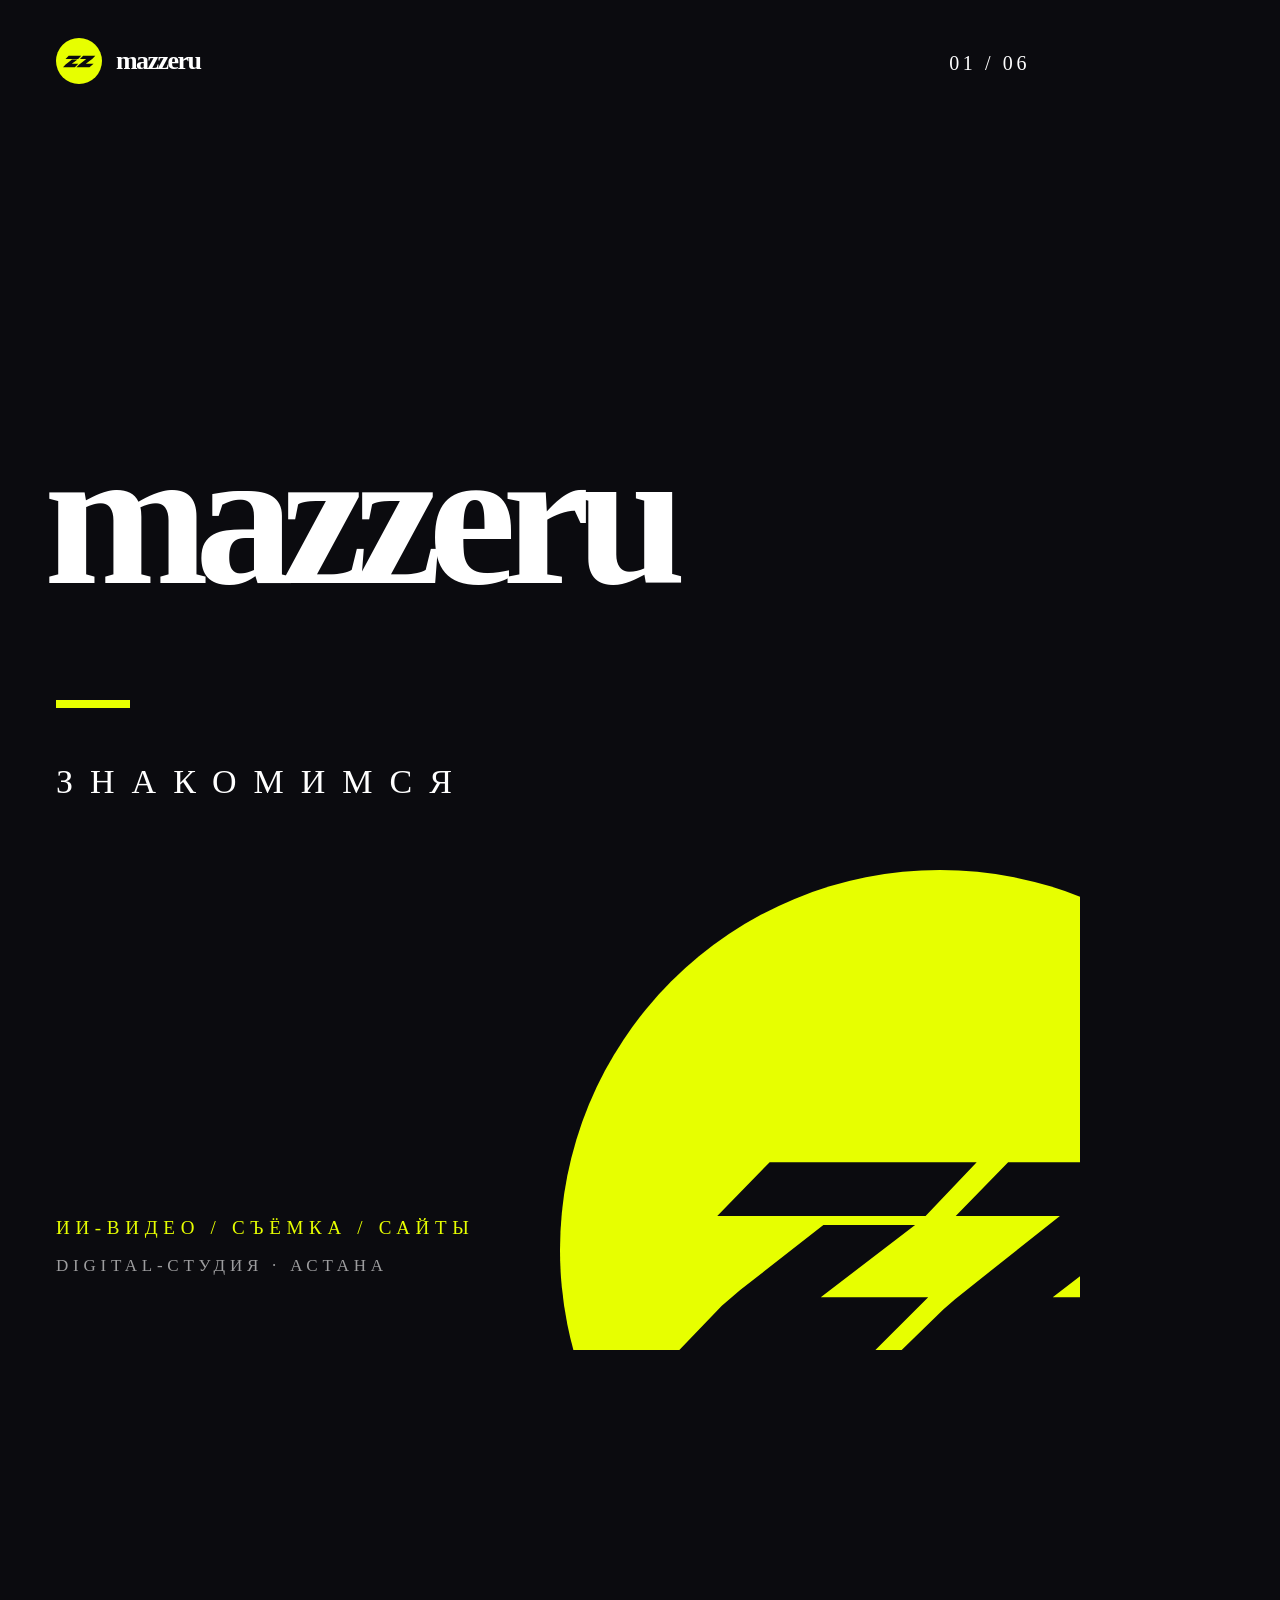
<file: brand/instagram/carousel/01-cover.html>
<html><head><meta charset='utf-8'><style>
@font-face { font-family: U; src: url('file:///C:/Users/USER/OneDrive/Desktop/Mazzeru/brand/fonts/Unbounded-ExtraBold.ttf'); font-weight: 800; }
@font-face { font-family: UM; src: url('file:///C:/Users/USER/OneDrive/Desktop/Mazzeru/brand/fonts/Unbounded-Medium.ttf'); font-weight: 500; }
@font-face { font-family: I; src: url('file:///C:/Users/USER/OneDrive/Desktop/Mazzeru/brand/fonts/InterTight.ttf'); font-weight: 100 900; }
* { margin: 0; padding: 0; box-sizing: border-box; }
html, body { width: 100%; height: 100%; overflow: hidden; }
body { font-family: I, sans-serif; -webkit-font-smoothing: antialiased; position: relative; width: 1080px; height: 1350px; }
.a { position: absolute; }
.h { font-family: U; font-weight: 800; line-height: .98; letter-spacing: -.045em; text-transform: uppercase; }
.lab { font-family: UM; font-size: 15px; letter-spacing: .28em; text-transform: uppercase; line-height: 1.9; }
.bar { position: absolute; width: 74px; height: 8px; background: #E7FF00; }
.p1 { font: 500 34px/1.22 I; letter-spacing: -.01em; }
.p1 b { font-weight: 800; }
.p2 { font: 400 26px/1.35 I; opacity: .78; }
.ghost { position: absolute; right: 40px; bottom: -50px; font: 800 250px/1 U; letter-spacing: -.06em; opacity: .09; }
.frame { position: absolute; overflow: hidden; background: #0B0B0F; box-shadow: 0 24px 50px -20px rgba(0,0,0,.6); }
.fshade { position: absolute; inset: 0; background: linear-gradient(to top, rgba(0,0,0,.72), transparent 55%); }
.play { position: absolute; left: 22px; bottom: 20px; width: 46px; height: 46px; border-radius: 50%; background: #E7FF00; display: grid; place-items: center; }
.play i { width: 0; height: 0; border-left: 14px solid #0B0B0F; border-top: 9px solid transparent; border-bottom: 9px solid transparent; margin-left: 4px; }
.ftime { position: absolute; left: 80px; bottom: 30px; font: 600 17px/1 I; color: #fff; }
.flabel { position: absolute; right: 20px; bottom: 22px; font-family: UM; color: #E7FF00; letter-spacing: .12em; text-align: right; line-height: 1.3; text-transform: uppercase; }
.card { position: absolute; border-radius: 30px; overflow: hidden; }
.shot { position: absolute; overflow: hidden; background: #fff; box-shadow: 0 18px 40px -16px rgba(0,0,0,.55); }
.shot img { width: 100%; height: 100%; object-fit: cover; display: block; }
.duo { background: #E7FF00; }
.duo img { filter: grayscale(1) contrast(1.25) brightness(1.05); mix-blend-mode: multiply; }
.laptop { position: absolute; }
.lscreen { background: #111; border: 9px solid #17171d; border-bottom-width: 12px; border-radius: 18px 18px 6px 6px; overflow: hidden; box-shadow: 0 30px 60px -20px rgba(0,0,0,.7); }
.lscreen img { width: 100%; height: 100%; object-fit: cover; object-position: top; display: block; }
.lbase { height: 15px; width: 112%; margin-left: -6%; background: linear-gradient(#cfcfd4, #8d8d94); border-radius: 0 0 22px 22px; }
.phone { position: absolute; background: #17171d; padding: 7px; box-shadow: 0 30px 60px -20px rgba(0,0,0,.7), inset 0 0 0 2px #2b2b33; }
.pscreen { width: 100%; height: 100%; overflow: hidden; background: #0B0B0F; position: relative; }
.notch { position: absolute; top: 12px; left: 50%; width: 32%; height: 18px; margin-left: -16%; background: #000; border-radius: 12px; }
.chip { position: absolute; border-radius: 26px; border: 2px solid rgba(255,255,255,.28); padding: 22px; }
.foot { position: absolute; left: 56px; right: 56px; bottom: 34px; height: 90px; }
.foot .lab { font-size: 14px; line-height: 1.55; }
.foot .line { position: absolute; left: 0; right: 30%; top: 0; height: 2px; background: currentColor; opacity: .5; }
body{background:#0B0B0F}</style></head><body>
<div class="a" style="right:-240px;bottom:-280px;width:760px;height:760px"><svg style="width:760px;height:760px;display:block" xmlns="http://www.w3.org/2000/svg" class="mk" viewBox="45 45 1160 1160"><circle cx="625" cy="625" r="580" fill="#E7FF00"/><path d="M365 491 L681 491 L603 573 L285 573Z M447 587 L587 587 L443 697 L607 697 L521 783 L222 783 L292 710 L320 686Z" fill="#0B0B0F"/><path d="M729 491 L1036 491 L965 566 L940 588 L797 697 L993 697 L889 783 L561 783 L630 716 L648 700 L808 573 L649 573Z" fill="#0B0B0F"/></svg></div>
<div class="a" style="left:56px;top:38px;display:flex;align-items:center;gap:14px"><svg style="width:46px;height:46px;display:block" xmlns="http://www.w3.org/2000/svg" class="mk" viewBox="45 45 1160 1160"><circle cx="625" cy="625" r="580" fill="#E7FF00"/><path d="M365 491 L681 491 L603 573 L285 573Z M447 587 L587 587 L443 697 L607 697 L521 783 L222 783 L292 710 L320 686Z" fill="#0B0B0F"/><path d="M729 491 L1036 491 L965 566 L940 588 L797 697 L993 697 L889 783 L561 783 L630 716 L648 700 L808 573 L649 573Z" fill="#0B0B0F"/></svg><span style="font:800 26px/1 U;letter-spacing:-.06em;color:#fff">mazzeru</span></div>
<div class="a lab" style="right:50px;top:44px;color:#fff;font-size:20px;letter-spacing:.18em">01 / 06</div>
<div class="a h" style="left:44px;top:420px;color:#fff;font-size:198px;text-transform:none;letter-spacing:-.07em;white-space:nowrap">mazzeru</div>
<div class="bar" style="left:56px;top:700px"></div>
<div class="a lab" style="left:56px;top:750px;color:#fff;font-size:34px;letter-spacing:.5em">знакомимся</div>
<div class="a lab" style="left:56px;top:1210px;color:#E7FF00;font-size:19px;letter-spacing:.3em">ИИ-видео / Съёмка / Сайты</div>
<div class="a lab" style="left:56px;top:1250px;color:#fff;opacity:.6;font-size:17px">Digital-студия · Астана</div>
</body></html>
</file>
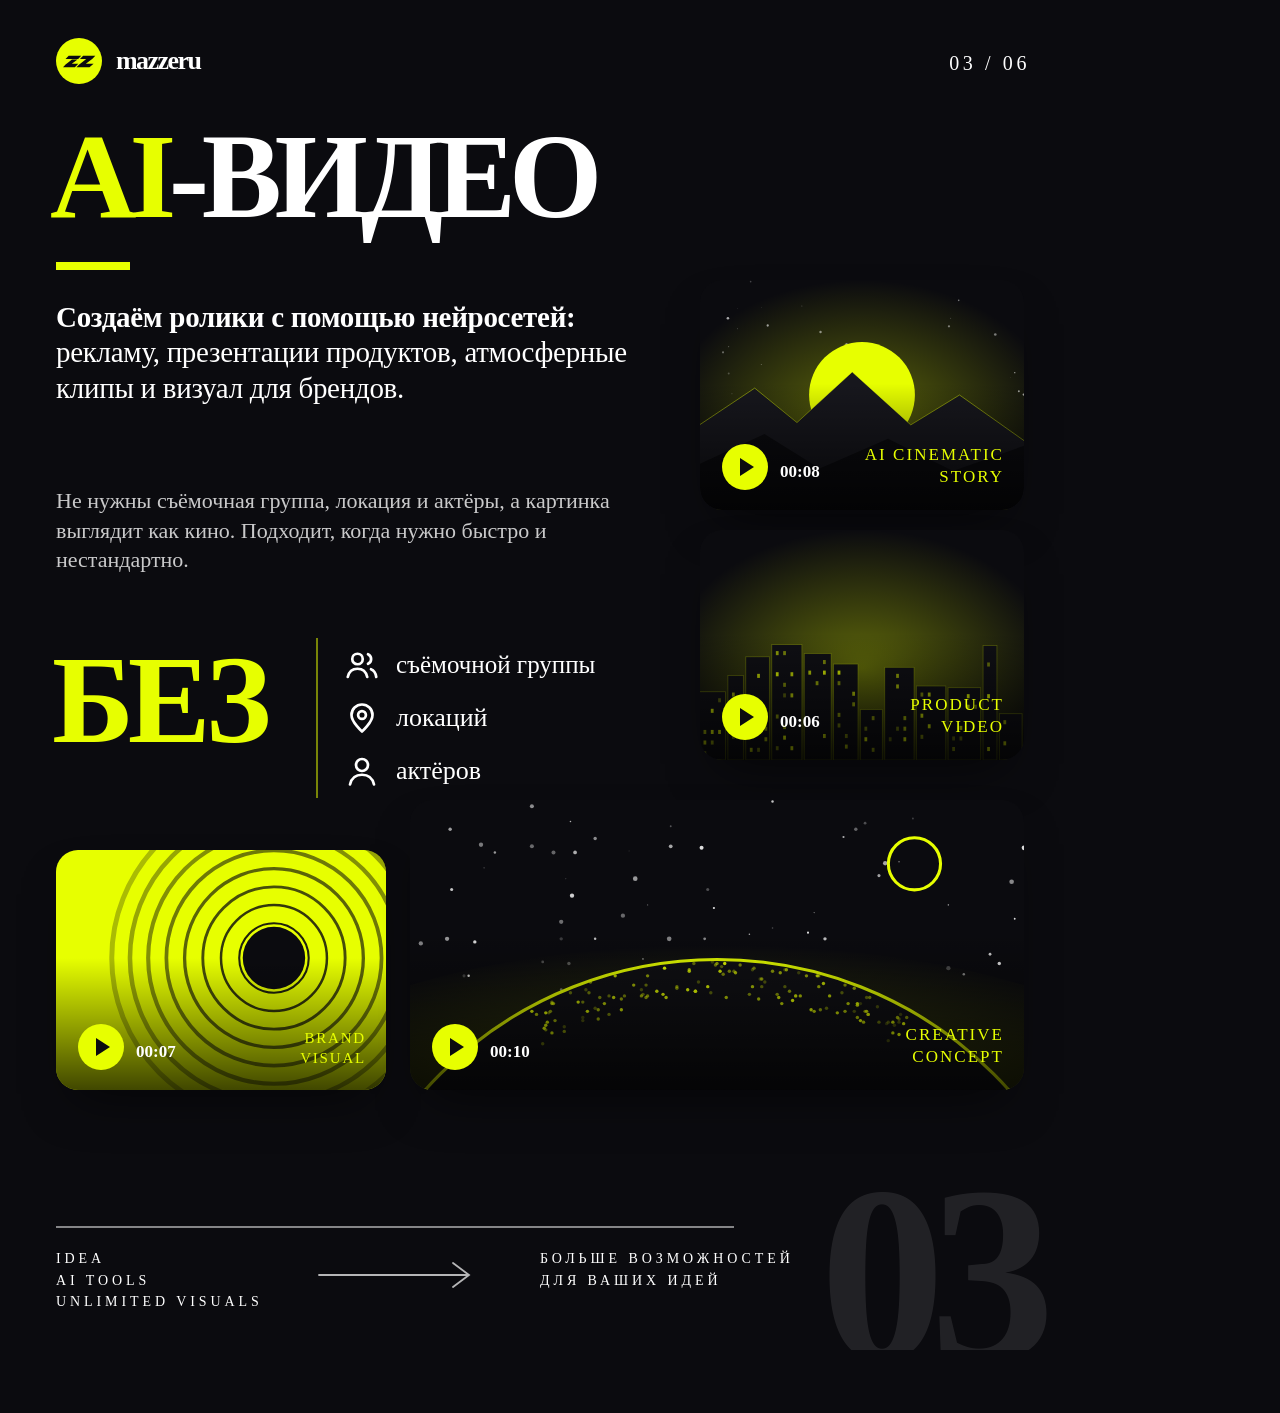
<file: brand/instagram/carousel/03-ai.html>
<html><head><meta charset='utf-8'><style>
@font-face { font-family: U; src: url('file:///C:/Users/USER/OneDrive/Desktop/Mazzeru/brand/fonts/Unbounded-ExtraBold.ttf'); font-weight: 800; }
@font-face { font-family: UM; src: url('file:///C:/Users/USER/OneDrive/Desktop/Mazzeru/brand/fonts/Unbounded-Medium.ttf'); font-weight: 500; }
@font-face { font-family: I; src: url('file:///C:/Users/USER/OneDrive/Desktop/Mazzeru/brand/fonts/InterTight.ttf'); font-weight: 100 900; }
* { margin: 0; padding: 0; box-sizing: border-box; }
html, body { width: 100%; height: 100%; overflow: hidden; }
body { font-family: I, sans-serif; -webkit-font-smoothing: antialiased; position: relative; width: 1080px; height: 1350px; }
.a { position: absolute; }
.h { font-family: U; font-weight: 800; line-height: .98; letter-spacing: -.045em; text-transform: uppercase; }
.lab { font-family: UM; font-size: 15px; letter-spacing: .28em; text-transform: uppercase; line-height: 1.9; }
.bar { position: absolute; width: 74px; height: 8px; background: #E7FF00; }
.p1 { font: 500 34px/1.22 I; letter-spacing: -.01em; }
.p1 b { font-weight: 800; }
.p2 { font: 400 26px/1.35 I; opacity: .78; }
.ghost { position: absolute; right: 40px; bottom: -50px; font: 800 250px/1 U; letter-spacing: -.06em; opacity: .09; }
.frame { position: absolute; overflow: hidden; background: #0B0B0F; box-shadow: 0 24px 50px -20px rgba(0,0,0,.6); }
.fshade { position: absolute; inset: 0; background: linear-gradient(to top, rgba(0,0,0,.72), transparent 55%); }
.play { position: absolute; left: 22px; bottom: 20px; width: 46px; height: 46px; border-radius: 50%; background: #E7FF00; display: grid; place-items: center; }
.play i { width: 0; height: 0; border-left: 14px solid #0B0B0F; border-top: 9px solid transparent; border-bottom: 9px solid transparent; margin-left: 4px; }
.ftime { position: absolute; left: 80px; bottom: 30px; font: 600 17px/1 I; color: #fff; }
.flabel { position: absolute; right: 20px; bottom: 22px; font-family: UM; color: #E7FF00; letter-spacing: .12em; text-align: right; line-height: 1.3; text-transform: uppercase; }
.card { position: absolute; border-radius: 30px; overflow: hidden; }
.shot { position: absolute; overflow: hidden; background: #fff; box-shadow: 0 18px 40px -16px rgba(0,0,0,.55); }
.shot img { width: 100%; height: 100%; object-fit: cover; display: block; }
.duo { background: #E7FF00; }
.duo img { filter: grayscale(1) contrast(1.25) brightness(1.05); mix-blend-mode: multiply; }
.laptop { position: absolute; }
.lscreen { background: #111; border: 9px solid #17171d; border-bottom-width: 12px; border-radius: 18px 18px 6px 6px; overflow: hidden; box-shadow: 0 30px 60px -20px rgba(0,0,0,.7); }
.lscreen img { width: 100%; height: 100%; object-fit: cover; object-position: top; display: block; }
.lbase { height: 15px; width: 112%; margin-left: -6%; background: linear-gradient(#cfcfd4, #8d8d94); border-radius: 0 0 22px 22px; }
.phone { position: absolute; background: #17171d; padding: 7px; box-shadow: 0 30px 60px -20px rgba(0,0,0,.7), inset 0 0 0 2px #2b2b33; }
.pscreen { width: 100%; height: 100%; overflow: hidden; background: #0B0B0F; position: relative; }
.notch { position: absolute; top: 12px; left: 50%; width: 32%; height: 18px; margin-left: -16%; background: #000; border-radius: 12px; }
.chip { position: absolute; border-radius: 26px; border: 2px solid rgba(255,255,255,.28); padding: 22px; }
.foot { position: absolute; left: 56px; right: 56px; bottom: 34px; height: 90px; }
.foot .lab { font-size: 14px; line-height: 1.55; }
.foot .line { position: absolute; left: 0; right: 30%; top: 0; height: 2px; background: currentColor; opacity: .5; }
body{background:#0B0B0F}</style></head><body>
<div class="a" style="left:56px;top:38px;display:flex;align-items:center;gap:14px;color:#FFFFFF"><svg style="width:46px;height:46px;display:block" xmlns="http://www.w3.org/2000/svg" class="mk" viewBox="45 45 1160 1160"><circle cx="625" cy="625" r="580" fill="#E7FF00"/><path d="M365 491 L681 491 L603 573 L285 573Z M447 587 L587 587 L443 697 L607 697 L521 783 L222 783 L292 710 L320 686Z" fill="#0B0B0F"/><path d="M729 491 L1036 491 L965 566 L940 588 L797 697 L993 697 L889 783 L561 783 L630 716 L648 700 L808 573 L649 573Z" fill="#0B0B0F"/></svg><span style="font:800 26px/1 U;letter-spacing:-.06em">mazzeru</span></div>
    <div class="a lab" style="right:50px;top:44px;color:#FFFFFF;font-size:20px;letter-spacing:.18em">03 / 06</div>
<div class="a h" style="left:50px;top:118px;font-size:120px;color:#E7FF00;letter-spacing:-.06em;white-space:nowrap">AI<span style="color:#fff">-ВИДЕО</span></div>
<div class="bar" style="left:56px;top:262px"></div>
<div class="a p1" style="left:56px;top:300px;width:590px;color:#fff;font-size:29px"><b>Создаём ролики с помощью нейросетей:</b> рекламу, презентации продуктов, атмосферные клипы и визуал для брендов.</div>
<div class="a p2" style="left:56px;top:486px;width:590px;color:#fff;font-size:22px">Не нужны съёмочная группа, локация и актёры, а картинка выглядит как кино. Подходит, когда нужно быстро и нестандартно.</div>
<div class="a h" style="left:52px;top:640px;font-size:124px;color:#E7FF00;letter-spacing:-.05em">БЕЗ</div>
<div class="a" style="left:316px;top:638px;height:160px;border-left:2px solid rgba(231,255,0,.5);padding-left:26px;color:#fff">
  <div style="display:flex;gap:16px;align-items:center;height:53px"><svg viewBox="0 0 24 24" width="36" height="36" fill="none" stroke="#fff" stroke-width="1.8" stroke-linecap="round" stroke-linejoin="round" style="color:#fff"><circle cx="9" cy="8" r="3.5"/><path d="M2.5 20c.8-3.6 3.4-5.5 6.5-5.5s5.7 1.9 6.5 5.5M16 4.8a3.5 3.5 0 0 1 0 6.4M18 14.8c1.9.7 3.1 2.4 3.5 5.2"/></svg><span style="font:500 25px I">съёмочной группы</span></div>
  <div style="display:flex;gap:16px;align-items:center;height:53px"><svg viewBox="0 0 24 24" width="36" height="36" fill="none" stroke="#fff" stroke-width="1.8" stroke-linecap="round" stroke-linejoin="round" style="color:#fff"><path d="M12 21s-7-6.2-7-11a7 7 0 0 1 14 0c0 4.8-7 11-7 11z"/><circle cx="12" cy="10" r="2.6"/></svg><span style="font:500 26px I">локаций</span></div>
  <div style="display:flex;gap:16px;align-items:center;height:53px"><svg viewBox="0 0 24 24" width="36" height="36" fill="none" stroke="#fff" stroke-width="1.8" stroke-linecap="round" stroke-linejoin="round" style="color:#fff"><circle cx="12" cy="8" r="4"/><path d="M4 21c1-4.5 4-6.5 8-6.5s7 2 8 6.5"/></svg><span style="font:500 26px I">актёров</span></div></div>
<div class="frame" style="left:700px;top:280px;width:324px;height:230px;border-radius:22px">
      <svg viewBox="0 0 400 283" preserveAspectRatio="xMidYMid slice" style="width:100%;height:100%;display:block" xmlns="http://www.w3.org/2000/svg"><defs><radialGradient id="g11" cx="50%" cy="60%" r="60%"><stop offset="0" stop-color="#E7FF00" stop-opacity=".38"/><stop offset="1" stop-color="#E7FF00" stop-opacity="0"/></radialGradient></defs><rect width="400" height="283" fill="#0B0B0F"/><rect width="400" height="283" fill="url(#g11)"/><circle cx="181" cy="79" r="1.5" fill="#fff" opacity="0.48"/><circle cx="203" cy="83" r="0.5" fill="#fff" opacity="0.51"/><circle cx="252" cy="112" r="0.4" fill="#fff" opacity="0.38"/><circle cx="36" cy="115" r="1.2" fill="#fff" opacity="0.23"/><circle cx="393" cy="137" r="1.2" fill="#fff" opacity="0.57"/><circle cx="63" cy="2" r="1.0" fill="#fff" opacity="0.24"/><circle cx="76" cy="34" r="0.3" fill="#fff" opacity="0.48"/><circle cx="176" cy="119" r="1.0" fill="#fff" opacity="0.58"/><circle cx="200" cy="94" r="0.9" fill="#fff" opacity="0.37"/><circle cx="399" cy="141" r="1.4" fill="#fff" opacity="0.62"/><circle cx="126" cy="32" r="0.7" fill="#fff" opacity="0.24"/><circle cx="307" cy="57" r="1.4" fill="#fff" opacity="0.43"/><circle cx="383" cy="120" r="0.3" fill="#fff" opacity="0.33"/><circle cx="364" cy="67" r="1.6" fill="#fff" opacity="0.44"/><circle cx="29" cy="89" r="1.3" fill="#fff" opacity="0.36"/><circle cx="35" cy="47" r="1.6" fill="#fff" opacity="0.65"/><circle cx="47" cy="35" r="0.4" fill="#fff" opacity="0.24"/><circle cx="319" cy="25" r="1.0" fill="#fff" opacity="0.47"/><circle cx="76" cy="104" r="0.5" fill="#fff" opacity="0.59"/><circle cx="47" cy="60" r="0.6" fill="#fff" opacity="0.36"/><circle cx="388" cy="114" r="0.7" fill="#fff" opacity="0.73"/><circle cx="84" cy="56" r="1.4" fill="#fff" opacity="0.59"/><circle cx="40" cy="140" r="0.6" fill="#fff" opacity="0.35"/><circle cx="309" cy="47" r="0.7" fill="#fff" opacity="0.24"/><circle cx="36" cy="82" r="0.6" fill="#fff" opacity="0.56"/><circle cx="149" cy="64" r="1.5" fill="#fff" opacity="0.49"/><circle cx="200.0" cy="141.5" r="65.09" fill="#E7FF00"/><path d="M0 283 L0 178.29 L68.0 133.01 L120.0 175.46 L188.0 113.2 L260.0 178.29 L320.0 141.5 L400 198.1 L400 283Z" fill="#17171d" stroke="#E7FF00" stroke-opacity=".45" stroke-width="1.2"/><path d="M0 283 L0 226.4 L80.0 189.61 L148.0 232.05999999999997 L231.99999999999997 195.26999999999998 L312.0 234.89 L400 203.76 L400 283Z" fill="#0B0B0F"/></svg>
      <div class="fshade"></div>
      <div class="play"><i></i></div><span class="ftime">00:08</span><span class="flabel" style="font-size:17px">AI CINEMATIC<br>STORY</span></div>
<div class="frame" style="left:700px;top:530px;width:324px;height:230px;border-radius:22px">
      <svg viewBox="0 0 400 283" preserveAspectRatio="xMidYMid slice" style="width:100%;height:100%;display:block" xmlns="http://www.w3.org/2000/svg"><defs><radialGradient id="g12" cx="50%" cy="60%" r="60%"><stop offset="0" stop-color="#E7FF00" stop-opacity=".38"/><stop offset="1" stop-color="#E7FF00" stop-opacity="0"/></radialGradient></defs><rect width="400" height="283" fill="#0B0B0F"/><rect width="400" height="283" fill="url(#g12)"/><circle cx="200.0" cy="175.46" r="67.92" fill="#E7FF00" opacity="0.0"/><rect x="0" y="199" width="32" height="84" fill="#0f0f14" stroke="#E7FF00" stroke-opacity=".28" stroke-width="1"/><rect x="23" y="207" width="3.4" height="5" fill="#E7FF00" opacity="0.31"/><rect x="14" y="220" width="3.4" height="5" fill="#E7FF00" opacity="0.79"/><rect x="5" y="246" width="3.4" height="5" fill="#E7FF00" opacity="0.56"/><rect x="14" y="246" width="3.4" height="5" fill="#E7FF00" opacity="0.84"/><rect x="23" y="246" width="3.4" height="5" fill="#E7FF00" opacity="0.79"/><rect x="5" y="259" width="3.4" height="5" fill="#E7FF00" opacity="0.71"/><rect x="14" y="259" width="3.4" height="5" fill="#E7FF00" opacity="0.54"/><rect x="5" y="272" width="3.4" height="5" fill="#E7FF00" opacity="0.34"/><rect x="35" y="179" width="19" height="104" fill="#0f0f14" stroke="#E7FF00" stroke-opacity=".28" stroke-width="1"/><rect x="40" y="200" width="3.4" height="5" fill="#E7FF00" opacity="0.55"/><rect x="40" y="213" width="3.4" height="5" fill="#E7FF00" opacity="0.49"/><rect x="40" y="239" width="3.4" height="5" fill="#E7FF00" opacity="0.72"/><rect x="40" y="252" width="3.4" height="5" fill="#E7FF00" opacity="0.40"/><rect x="57" y="156" width="29" height="127" fill="#0f0f14" stroke="#E7FF00" stroke-opacity=".28" stroke-width="1"/><rect x="71" y="177" width="3.4" height="5" fill="#E7FF00" opacity="0.74"/><rect x="62" y="216" width="3.4" height="5" fill="#E7FF00" opacity="0.44"/><rect x="80" y="229" width="3.4" height="5" fill="#E7FF00" opacity="0.79"/><rect x="80" y="242" width="3.4" height="5" fill="#E7FF00" opacity="0.56"/><rect x="80" y="255" width="3.4" height="5" fill="#E7FF00" opacity="0.63"/><rect x="62" y="268" width="3.4" height="5" fill="#E7FF00" opacity="0.72"/><rect x="71" y="268" width="3.4" height="5" fill="#E7FF00" opacity="0.47"/><rect x="89" y="141" width="37" height="142" fill="#0f0f14" stroke="#E7FF00" stroke-opacity=".28" stroke-width="1"/><rect x="94" y="149" width="3.4" height="5" fill="#E7FF00" opacity="0.58"/><rect x="103" y="149" width="3.4" height="5" fill="#E7FF00" opacity="0.47"/><rect x="94" y="175" width="3.4" height="5" fill="#E7FF00" opacity="0.85"/><rect x="112" y="175" width="3.4" height="5" fill="#E7FF00" opacity="0.75"/><rect x="103" y="188" width="3.4" height="5" fill="#E7FF00" opacity="0.46"/><rect x="103" y="201" width="3.4" height="5" fill="#E7FF00" opacity="0.31"/><rect x="112" y="201" width="3.4" height="5" fill="#E7FF00" opacity="0.67"/><rect x="94" y="227" width="3.4" height="5" fill="#E7FF00" opacity="0.49"/><rect x="103" y="240" width="3.4" height="5" fill="#E7FF00" opacity="0.62"/><rect x="103" y="253" width="3.4" height="5" fill="#E7FF00" opacity="0.87"/><rect x="94" y="266" width="3.4" height="5" fill="#E7FF00" opacity="0.47"/><rect x="112" y="266" width="3.4" height="5" fill="#E7FF00" opacity="0.87"/><rect x="129" y="152" width="33" height="131" fill="#0f0f14" stroke="#E7FF00" stroke-opacity=".28" stroke-width="1"/><rect x="152" y="160" width="3.4" height="5" fill="#E7FF00" opacity="0.47"/><rect x="134" y="173" width="3.4" height="5" fill="#E7FF00" opacity="0.71"/><rect x="152" y="173" width="3.4" height="5" fill="#E7FF00" opacity="0.83"/><rect x="143" y="186" width="3.4" height="5" fill="#E7FF00" opacity="0.56"/><rect x="152" y="251" width="3.4" height="5" fill="#E7FF00" opacity="0.73"/><rect x="165" y="165" width="30" height="118" fill="#0f0f14" stroke="#E7FF00" stroke-opacity=".28" stroke-width="1"/><rect x="170" y="173" width="3.4" height="5" fill="#E7FF00" opacity="0.86"/><rect x="170" y="186" width="3.4" height="5" fill="#E7FF00" opacity="0.46"/><rect x="188" y="199" width="3.4" height="5" fill="#E7FF00" opacity="0.66"/><rect x="188" y="212" width="3.4" height="5" fill="#E7FF00" opacity="0.51"/><rect x="170" y="225" width="3.4" height="5" fill="#E7FF00" opacity="0.50"/><rect x="170" y="238" width="3.4" height="5" fill="#E7FF00" opacity="0.41"/><rect x="179" y="251" width="3.4" height="5" fill="#E7FF00" opacity="0.43"/><rect x="179" y="264" width="3.4" height="5" fill="#E7FF00" opacity="0.66"/><rect x="198" y="221" width="27" height="62" fill="#0f0f14" stroke="#E7FF00" stroke-opacity=".28" stroke-width="1"/><rect x="212" y="229" width="3.4" height="5" fill="#E7FF00" opacity="0.52"/><rect x="203" y="242" width="3.4" height="5" fill="#E7FF00" opacity="0.42"/><rect x="203" y="255" width="3.4" height="5" fill="#E7FF00" opacity="0.85"/><rect x="212" y="268" width="3.4" height="5" fill="#E7FF00" opacity="0.58"/><rect x="228" y="169" width="36" height="114" fill="#0f0f14" stroke="#E7FF00" stroke-opacity=".28" stroke-width="1"/><rect x="242" y="177" width="3.4" height="5" fill="#E7FF00" opacity="0.58"/><rect x="242" y="190" width="3.4" height="5" fill="#E7FF00" opacity="0.62"/><rect x="251" y="229" width="3.4" height="5" fill="#E7FF00" opacity="0.60"/><rect x="242" y="242" width="3.4" height="5" fill="#E7FF00" opacity="0.38"/><rect x="251" y="242" width="3.4" height="5" fill="#E7FF00" opacity="0.63"/><rect x="233" y="255" width="3.4" height="5" fill="#E7FF00" opacity="0.33"/><rect x="251" y="255" width="3.4" height="5" fill="#E7FF00" opacity="0.86"/><rect x="267" y="192" width="36" height="91" fill="#0f0f14" stroke="#E7FF00" stroke-opacity=".28" stroke-width="1"/><rect x="272" y="200" width="3.4" height="5" fill="#E7FF00" opacity="0.46"/><rect x="281" y="200" width="3.4" height="5" fill="#E7FF00" opacity="0.69"/><rect x="272" y="226" width="3.4" height="5" fill="#E7FF00" opacity="0.76"/><rect x="281" y="239" width="3.4" height="5" fill="#E7FF00" opacity="0.77"/><rect x="272" y="252" width="3.4" height="5" fill="#E7FF00" opacity="0.46"/><rect x="306" y="194" width="40" height="89" fill="#0f0f14" stroke="#E7FF00" stroke-opacity=".28" stroke-width="1"/><rect x="329" y="202" width="3.4" height="5" fill="#E7FF00" opacity="0.82"/><rect x="329" y="215" width="3.4" height="5" fill="#E7FF00" opacity="0.79"/><rect x="338" y="215" width="3.4" height="5" fill="#E7FF00" opacity="0.42"/><rect x="320" y="241" width="3.4" height="5" fill="#E7FF00" opacity="0.85"/><rect x="311" y="254" width="3.4" height="5" fill="#E7FF00" opacity="0.36"/><rect x="320" y="254" width="3.4" height="5" fill="#E7FF00" opacity="0.38"/><rect x="311" y="267" width="3.4" height="5" fill="#E7FF00" opacity="0.51"/><rect x="349" y="142" width="17" height="141" fill="#0f0f14" stroke="#E7FF00" stroke-opacity=".28" stroke-width="1"/><rect x="354" y="163" width="3.4" height="5" fill="#E7FF00" opacity="0.39"/><rect x="354" y="202" width="3.4" height="5" fill="#E7FF00" opacity="0.81"/><rect x="354" y="267" width="3.4" height="5" fill="#E7FF00" opacity="0.85"/><rect x="369" y="226" width="28" height="57" fill="#0f0f14" stroke="#E7FF00" stroke-opacity=".28" stroke-width="1"/><rect x="374" y="234" width="3.4" height="5" fill="#E7FF00" opacity="0.55"/><rect x="374" y="260" width="3.4" height="5" fill="#E7FF00" opacity="0.71"/></svg>
      <div class="fshade"></div>
      <div class="play"><i></i></div><span class="ftime">00:06</span><span class="flabel" style="font-size:17px">PRODUCT<br>VIDEO</span></div>
<div class="frame" style="left:56px;top:850px;width:330px;height:240px;border-radius:22px">
      <svg viewBox="0 0 400 290" preserveAspectRatio="xMidYMid slice" style="width:100%;height:100%;display:block" xmlns="http://www.w3.org/2000/svg"><defs><radialGradient id="g13" cx="50%" cy="60%" r="60%"><stop offset="0" stop-color="#E7FF00" stop-opacity=".38"/><stop offset="1" stop-color="#E7FF00" stop-opacity="0"/></radialGradient></defs><rect width="400" height="290" fill="#0B0B0F"/><rect width="400" height="290" fill="#E7FF00"/><circle cx="264.0" cy="130.5" r="20" fill="none" stroke="#0B0B0F" stroke-width="2.0" opacity="1.00"/><circle cx="264.0" cy="130.5" r="42" fill="none" stroke="#0B0B0F" stroke-width="2.5" opacity="0.91"/><circle cx="264.0" cy="130.5" r="64" fill="none" stroke="#0B0B0F" stroke-width="3.0" opacity="0.82"/><circle cx="264.0" cy="130.5" r="86" fill="none" stroke="#0B0B0F" stroke-width="3.5" opacity="0.73"/><circle cx="264.0" cy="130.5" r="108" fill="none" stroke="#0B0B0F" stroke-width="4.0" opacity="0.64"/><circle cx="264.0" cy="130.5" r="130" fill="none" stroke="#0B0B0F" stroke-width="4.5" opacity="0.55"/><circle cx="264.0" cy="130.5" r="152" fill="none" stroke="#0B0B0F" stroke-width="5.0" opacity="0.46"/><circle cx="264.0" cy="130.5" r="174" fill="none" stroke="#0B0B0F" stroke-width="5.5" opacity="0.37"/><circle cx="264.0" cy="130.5" r="196" fill="none" stroke="#0B0B0F" stroke-width="6.0" opacity="0.28"/><circle cx="264.0" cy="130.5" r="37.7" fill="#0B0B0F"/></svg>
      <div class="fshade"></div>
      <div class="play"><i></i></div><span class="ftime">00:07</span><span class="flabel" style="font-size:15px">BRAND<br>VISUAL</span></div>
<div class="frame" style="left:410px;top:800px;width:614px;height:290px;border-radius:22px">
      <svg viewBox="0 0 400 188" preserveAspectRatio="xMidYMid slice" style="width:100%;height:100%;display:block" xmlns="http://www.w3.org/2000/svg"><defs><radialGradient id="g14" cx="50%" cy="60%" r="60%"><stop offset="0" stop-color="#E7FF00" stop-opacity=".38"/><stop offset="1" stop-color="#E7FF00" stop-opacity="0"/></radialGradient></defs><rect width="400" height="188" fill="#0B0B0F"/><circle cx="43" cy="92" r="1.1" fill="#fff" opacity="0.86"/><circle cx="108" cy="34" r="1.2" fill="#fff" opacity="0.66"/><circle cx="121" cy="90" r="0.8" fill="#fff" opacity="0.74"/><circle cx="47" cy="29" r="1.4" fill="#fff" opacity="0.45"/><circle cx="104" cy="106" r="1.1" fill="#fff" opacity="0.30"/><circle cx="221" cy="87" r="0.5" fill="#fff" opacity="0.66"/><circle cx="49" cy="44" r="0.4" fill="#fff" opacity="0.34"/><circle cx="391" cy="53" r="1.5" fill="#fff" opacity="0.51"/><circle cx="243" cy="115" r="1.1" fill="#fff" opacity="0.28"/><circle cx="236" cy="83" r="0.5" fill="#fff" opacity="0.27"/><circle cx="350" cy="68" r="0.5" fill="#fff" opacity="0.52"/><circle cx="87" cy="105" r="0.9" fill="#fff" opacity="0.27"/><circle cx="327" cy="12" r="0.6" fill="#fff" opacity="0.22"/><circle cx="296" cy="15" r="0.9" fill="#fff" opacity="0.27"/><circle cx="192" cy="90" r="0.9" fill="#fff" opacity="0.52"/><circle cx="194" cy="58" r="1.0" fill="#fff" opacity="0.27"/><circle cx="190" cy="31" r="1.3" fill="#fff" opacity="0.86"/><circle cx="27" cy="19" r="1.1" fill="#fff" opacity="0.60"/><circle cx="8" cy="93" r="1.4" fill="#fff" opacity="0.50"/><circle cx="139" cy="75" r="1.4" fill="#fff" opacity="0.38"/><circle cx="121" cy="25" r="1.1" fill="#fff" opacity="0.53"/><circle cx="102" cy="51" r="0.3" fill="#fff" opacity="0.42"/><circle cx="393" cy="77" r="0.6" fill="#fff" opacity="0.86"/><circle cx="143" cy="33" r="0.3" fill="#fff" opacity="0.30"/><circle cx="80" cy="30" r="1.3" fill="#fff" opacity="0.39"/><circle cx="99" cy="79" r="1.4" fill="#fff" opacity="0.40"/><circle cx="305" cy="49" r="1.0" fill="#fff" opacity="0.62"/><circle cx="377" cy="100" r="0.9" fill="#fff" opacity="0.79"/><circle cx="147" cy="51" r="1.5" fill="#fff" opacity="0.58"/><circle cx="309" cy="41" r="1.4" fill="#fff" opacity="0.63"/><circle cx="99" cy="123" r="0.9" fill="#fff" opacity="0.44"/><circle cx="105" cy="14" r="0.5" fill="#fff" opacity="0.68"/><circle cx="56" cy="34" r="0.8" fill="#fff" opacity="0.58"/><circle cx="152" cy="103" r="0.6" fill="#fff" opacity="0.46"/><circle cx="170" cy="17" r="0.6" fill="#fff" opacity="0.30"/><circle cx="290" cy="19" r="1.1" fill="#fff" opacity="0.36"/><circle cx="259" cy="86" r="0.7" fill="#fff" opacity="0.85"/><circle cx="263" cy="73" r="0.4" fill="#fff" opacity="0.48"/><circle cx="106" cy="62" r="1.4" fill="#fff" opacity="0.80"/><circle cx="25" cy="90" r="1.4" fill="#fff" opacity="0.58"/><circle cx="39" cy="114" r="0.8" fill="#fff" opacity="0.89"/><circle cx="350" cy="109" r="1.4" fill="#fff" opacity="0.25"/><circle cx="318" cy="40" r="0.5" fill="#fff" opacity="0.47"/><circle cx="236" cy="1" r="0.8" fill="#fff" opacity="0.75"/><circle cx="198" cy="70" r="0.7" fill="#fff" opacity="0.88"/><circle cx="99" cy="90" r="1.1" fill="#fff" opacity="0.20"/><circle cx="399" cy="31" r="1.5" fill="#fff" opacity="0.85"/><circle cx="360" cy="113" r="0.8" fill="#fff" opacity="0.51"/><circle cx="138" cy="123" r="0.3" fill="#fff" opacity="0.30"/><circle cx="383" cy="106" r="1.1" fill="#fff" opacity="0.88"/><circle cx="209" cy="110" r="0.8" fill="#fff" opacity="0.83"/><circle cx="28" cy="58" r="1.0" fill="#fff" opacity="0.76"/><circle cx="169" cy="90" r="1.5" fill="#fff" opacity="0.49"/><circle cx="80" cy="4" r="1.3" fill="#fff" opacity="0.53"/><circle cx="155" cy="68" r="0.4" fill="#fff" opacity="0.36"/><circle cx="94" cy="34" r="1.3" fill="#fff" opacity="0.37"/><circle cx="36" cy="114" r="1.0" fill="#fff" opacity="0.22"/><circle cx="270" cy="90" r="1.1" fill="#fff" opacity="0.74"/><circle cx="170" cy="30" r="1.2" fill="#fff" opacity="0.64"/><circle cx="282" cy="24" r="0.7" fill="#fff" opacity="0.68"/><ellipse cx="200.0" cy="197.4" rx="300.0" ry="103.4" fill="url(#g14)"/><circle cx="200.0" cy="357.2" r="253.8" fill="#101014" stroke="#E7FF00" stroke-width="2"/><circle cx="229" cy="116" r="1.1" fill="#E7FF00" opacity="0.58"/><circle cx="138" cy="129" r="1.1" fill="#E7FF00" opacity="0.60"/><circle cx="121" cy="135" r="1.1" fill="#E7FF00" opacity="0.34"/><circle cx="167" cy="128" r="1.1" fill="#E7FF00" opacity="0.89"/><circle cx="258" cy="114" r="1.1" fill="#E7FF00" opacity="0.63"/><circle cx="285" cy="132" r="1.1" fill="#E7FF00" opacity="0.75"/><circle cx="204" cy="113" r="1.1" fill="#E7FF00" opacity="0.50"/><circle cx="93" cy="151" r="1.1" fill="#E7FF00" opacity="0.84"/><circle cx="315" cy="146" r="1.1" fill="#E7FF00" opacity="0.25"/><circle cx="291" cy="132" r="1.1" fill="#E7FF00" opacity="0.92"/><circle cx="247" cy="124" r="1.1" fill="#E7FF00" opacity="0.58"/><circle cx="174" cy="122" r="1.1" fill="#E7FF00" opacity="0.48"/><circle cx="113" cy="131" r="1.1" fill="#E7FF00" opacity="0.48"/><circle cx="118" cy="118" r="1.1" fill="#E7FF00" opacity="0.55"/><circle cx="314" cy="151" r="1.1" fill="#E7FF00" opacity="0.92"/><circle cx="278" cy="138" r="1.1" fill="#E7FF00" opacity="0.83"/><circle cx="297" cy="128" r="1.1" fill="#E7FF00" opacity="0.38"/><circle cx="228" cy="116" r="1.1" fill="#E7FF00" opacity="0.29"/><circle cx="133" cy="128" r="1.1" fill="#E7FF00" opacity="0.82"/><circle cx="138" cy="136" r="1.1" fill="#E7FF00" opacity="0.86"/><circle cx="123" cy="136" r="1.1" fill="#E7FF00" opacity="0.67"/><circle cx="273" cy="127" r="1.1" fill="#E7FF00" opacity="0.80"/><circle cx="231" cy="118" r="1.1" fill="#E7FF00" opacity="0.31"/><circle cx="110" cy="131" r="1.1" fill="#E7FF00" opacity="0.86"/><circle cx="304" cy="134" r="1.1" fill="#E7FF00" opacity="0.27"/><circle cx="186" cy="124" r="1.1" fill="#E7FF00" opacity="0.92"/><circle cx="296" cy="137" r="1.1" fill="#E7FF00" opacity="0.58"/><circle cx="227" cy="129" r="1.1" fill="#E7FF00" opacity="0.73"/><circle cx="88" cy="148" r="1.1" fill="#E7FF00" opacity="0.92"/><circle cx="239" cy="126" r="1.1" fill="#E7FF00" opacity="0.56"/><circle cx="83" cy="139" r="1.1" fill="#E7FF00" opacity="0.71"/><circle cx="310" cy="145" r="1.1" fill="#E7FF00" opacity="0.21"/><circle cx="305" cy="144" r="1.1" fill="#E7FF00" opacity="0.40"/><circle cx="297" cy="137" r="1.1" fill="#E7FF00" opacity="0.83"/><circle cx="93" cy="131" r="1.1" fill="#E7FF00" opacity="0.54"/><circle cx="283" cy="120" r="1.1" fill="#E7FF00" opacity="0.54"/><circle cx="241" cy="112" r="1.1" fill="#E7FF00" opacity="0.65"/><circle cx="89" cy="138" r="1.1" fill="#E7FF00" opacity="0.96"/><circle cx="289" cy="122" r="1.1" fill="#E7FF00" opacity="0.63"/><circle cx="152" cy="126" r="1.1" fill="#E7FF00" opacity="0.40"/><circle cx="249" cy="130" r="1.1" fill="#E7FF00" opacity="0.97"/><circle cx="291" cy="141" r="1.1" fill="#E7FF00" opacity="0.71"/><circle cx="271" cy="135" r="1.1" fill="#E7FF00" opacity="0.40"/><circle cx="263" cy="137" r="1.1" fill="#E7FF00" opacity="0.79"/><circle cx="161" cy="124" r="1.1" fill="#E7FF00" opacity="0.92"/><circle cx="186" cy="124" r="1.1" fill="#E7FF00" opacity="0.97"/><circle cx="269" cy="119" r="1.1" fill="#E7FF00" opacity="0.85"/><circle cx="323" cy="141" r="1.1" fill="#E7FF00" opacity="0.54"/><circle cx="200" cy="106" r="1.1" fill="#E7FF00" opacity="0.56"/><circle cx="261" cy="136" r="1.1" fill="#E7FF00" opacity="0.91"/><circle cx="212" cy="112" r="1.1" fill="#E7FF00" opacity="0.71"/><circle cx="80" cy="137" r="1.1" fill="#E7FF00" opacity="0.95"/><circle cx="199" cy="107" r="1.1" fill="#E7FF00" opacity="0.45"/><circle cx="293" cy="132" r="1.1" fill="#E7FF00" opacity="0.22"/><circle cx="89" cy="149" r="1.1" fill="#E7FF00" opacity="0.54"/><circle cx="251" cy="127" r="1.1" fill="#E7FF00" opacity="0.63"/><circle cx="130" cy="139" r="1.1" fill="#E7FF00" opacity="0.47"/><circle cx="266" cy="114" r="1.1" fill="#E7FF00" opacity="0.55"/><circle cx="215" cy="107" r="1.1" fill="#E7FF00" opacity="0.51"/><circle cx="229" cy="121" r="1.1" fill="#E7FF00" opacity="0.39"/><circle cx="151" cy="127" r="1.1" fill="#E7FF00" opacity="0.61"/><circle cx="182" cy="111" r="1.1" fill="#E7FF00" opacity="0.79"/><circle cx="205" cy="106" r="1.1" fill="#E7FF00" opacity="0.96"/><circle cx="92" cy="137" r="1.1" fill="#E7FF00" opacity="0.56"/><circle cx="236" cy="111" r="1.1" fill="#E7FF00" opacity="0.58"/><circle cx="140" cy="127" r="1.1" fill="#E7FF00" opacity="0.49"/><circle cx="318" cy="142" r="1.1" fill="#E7FF00" opacity="0.43"/><circle cx="202" cy="111" r="1.1" fill="#E7FF00" opacity="0.87"/><circle cx="91" cy="138" r="1.1" fill="#E7FF00" opacity="0.39"/><circle cx="101" cy="150" r="1.1" fill="#E7FF00" opacity="0.53"/><circle cx="94" cy="132" r="1.1" fill="#E7FF00" opacity="0.68"/><circle cx="113" cy="141" r="1.1" fill="#E7FF00" opacity="0.23"/><circle cx="253" cy="112" r="1.1" fill="#E7FF00" opacity="0.23"/><circle cx="244" cy="121" r="1.1" fill="#E7FF00" opacity="0.36"/><circle cx="113" cy="143" r="1.1" fill="#E7FF00" opacity="0.27"/><circle cx="87" cy="158" r="1.1" fill="#E7FF00" opacity="0.38"/><circle cx="224" cy="109" r="1.1" fill="#E7FF00" opacity="0.47"/><circle cx="182" cy="110" r="1.1" fill="#E7FF00" opacity="0.69"/><circle cx="123" cy="142" r="1.1" fill="#E7FF00" opacity="0.63"/><circle cx="319" cy="139" r="1.1" fill="#E7FF00" opacity="0.22"/><circle cx="298" cy="139" r="1.1" fill="#E7FF00" opacity="0.70"/><circle cx="318" cy="144" r="1.1" fill="#E7FF00" opacity="0.28"/><circle cx="242" cy="132" r="1.1" fill="#E7FF00" opacity="0.78"/><circle cx="117" cy="125" r="1.1" fill="#E7FF00" opacity="0.46"/><circle cx="265" cy="114" r="1.1" fill="#E7FF00" opacity="0.85"/><circle cx="89" cy="146" r="1.1" fill="#E7FF00" opacity="0.90"/><circle cx="155" cy="114" r="1.1" fill="#E7FF00" opacity="0.61"/><circle cx="130" cy="127" r="1.1" fill="#E7FF00" opacity="0.42"/><circle cx="206" cy="128" r="1.1" fill="#E7FF00" opacity="0.74"/><circle cx="240" cy="128" r="1.1" fill="#E7FF00" opacity="0.83"/><circle cx="194" cy="121" r="1.1" fill="#E7FF00" opacity="0.94"/><circle cx="95" cy="143" r="1.1" fill="#E7FF00" opacity="0.64"/><circle cx="318" cy="152" r="1.1" fill="#E7FF00" opacity="0.99"/><circle cx="197" cy="105" r="1.1" fill="#E7FF00" opacity="0.22"/><circle cx="311" cy="156" r="1.1" fill="#E7FF00" opacity="0.26"/><circle cx="134" cy="114" r="1.1" fill="#E7FF00" opacity="0.81"/><circle cx="174" cy="121" r="1.1" fill="#E7FF00" opacity="0.51"/><circle cx="289" cy="137" r="1.1" fill="#E7FF00" opacity="0.30"/><circle cx="124" cy="128" r="1.1" fill="#E7FF00" opacity="0.50"/><circle cx="116" cy="137" r="1.1" fill="#E7FF00" opacity="0.90"/><circle cx="146" cy="120" r="1.1" fill="#E7FF00" opacity="0.68"/><circle cx="166" cy="109" r="1.1" fill="#E7FF00" opacity="1.00"/><circle cx="185" cy="106" r="1.1" fill="#E7FF00" opacity="0.40"/><circle cx="93" cy="132" r="1.1" fill="#E7FF00" opacity="0.71"/><circle cx="299" cy="128" r="1.1" fill="#E7FF00" opacity="0.50"/><circle cx="244" cy="110" r="1.1" fill="#E7FF00" opacity="0.27"/><circle cx="165" cy="126" r="1.1" fill="#E7FF00" opacity="0.90"/><circle cx="267" cy="136" r="1.1" fill="#E7FF00" opacity="0.59"/><circle cx="211" cy="111" r="1.1" fill="#E7FF00" opacity="0.42"/><circle cx="251" cy="127" r="1.1" fill="#E7FF00" opacity="0.64"/><circle cx="291" cy="133" r="1.1" fill="#E7FF00" opacity="0.86"/><circle cx="155" cy="127" r="1.1" fill="#E7FF00" opacity="0.58"/><circle cx="298" cy="139" r="1.1" fill="#E7FF00" opacity="0.81"/><circle cx="321" cy="145" r="1.1" fill="#E7FF00" opacity="0.94"/><circle cx="254" cy="127" r="1.1" fill="#E7FF00" opacity="0.74"/><circle cx="283" cy="137" r="1.1" fill="#E7FF00" opacity="0.69"/><circle cx="196" cy="125" r="1.1" fill="#E7FF00" opacity="0.36"/><circle cx="203" cy="108" r="1.1" fill="#E7FF00" opacity="0.36"/><circle cx="154" cy="120" r="1.1" fill="#E7FF00" opacity="0.42"/><circle cx="223" cy="110" r="1.1" fill="#E7FF00" opacity="0.28"/><circle cx="188" cy="118" r="1.1" fill="#E7FF00" opacity="0.29"/><circle cx="221" cy="126" r="1.1" fill="#E7FF00" opacity="0.52"/><circle cx="314" cy="144" r="1.1" fill="#E7FF00" opacity="0.84"/><circle cx="105" cy="125" r="1.1" fill="#E7FF00" opacity="0.40"/><circle cx="127" cy="132" r="1.1" fill="#E7FF00" opacity="0.77"/><circle cx="208" cy="111" r="1.1" fill="#E7FF00" opacity="0.52"/><circle cx="90" cy="144" r="1.1" fill="#E7FF00" opacity="0.84"/><circle cx="281" cy="125" r="1.1" fill="#E7FF00" opacity="0.37"/><circle cx="223" cy="121" r="1.1" fill="#E7FF00" opacity="0.73"/><circle cx="181" cy="123" r="1.1" fill="#E7FF00" opacity="0.95"/><circle cx="311" cy="144" r="1.1" fill="#E7FF00" opacity="0.30"/><circle cx="293" cy="143" r="1.1" fill="#E7FF00" opacity="0.96"/><circle cx="317" cy="141" r="1.1" fill="#E7FF00" opacity="0.66"/><circle cx="115" cy="123" r="1.1" fill="#E7FF00" opacity="0.30"/><circle cx="101" cy="147" r="1.1" fill="#E7FF00" opacity="0.30"/><circle cx="266" cy="121" r="1.1" fill="#E7FF00" opacity="0.66"/><circle cx="154" cy="128" r="1.1" fill="#E7FF00" opacity="0.58"/><circle cx="245" cy="110" r="1.1" fill="#E7FF00" opacity="0.65"/><circle cx="151" cy="123" r="1.1" fill="#E7FF00" opacity="0.29"/><circle cx="295" cy="144" r="1.1" fill="#E7FF00" opacity="0.79"/><circle cx="328.0" cy="41.36" r="16.919999999999998" fill="none" stroke="#E7FF00" stroke-width="2"/></svg>
      <div class="fshade"></div>
      <div class="play"><i></i></div><span class="ftime">00:10</span><span class="flabel" style="font-size:17px">CREATIVE<br>CONCEPT</span></div>
<div class="ghost" style="color:#FFFFFF">03</div><div class="foot" style="color:#FFFFFF"><div class="line"></div>
      <div class="lab" style="position:absolute;left:0;top:22px">IDEA<br>AI TOOLS<br>UNLIMITED VISUALS</div><svg viewBox="0 0 160 30" width="160" height="30" style="position:absolute;left:27%;top:34px"><path d="M2 15h150M136 3l16 12-16 12" fill="none" stroke="#FFFFFF" stroke-width="1.8" stroke-linecap="round" opacity=".7"/></svg>
      <div class="lab" style="position:absolute;left:50%;top:22px;width:50%">Больше возможностей<br>для ваших идей</div></div>
</body></html>
</file>
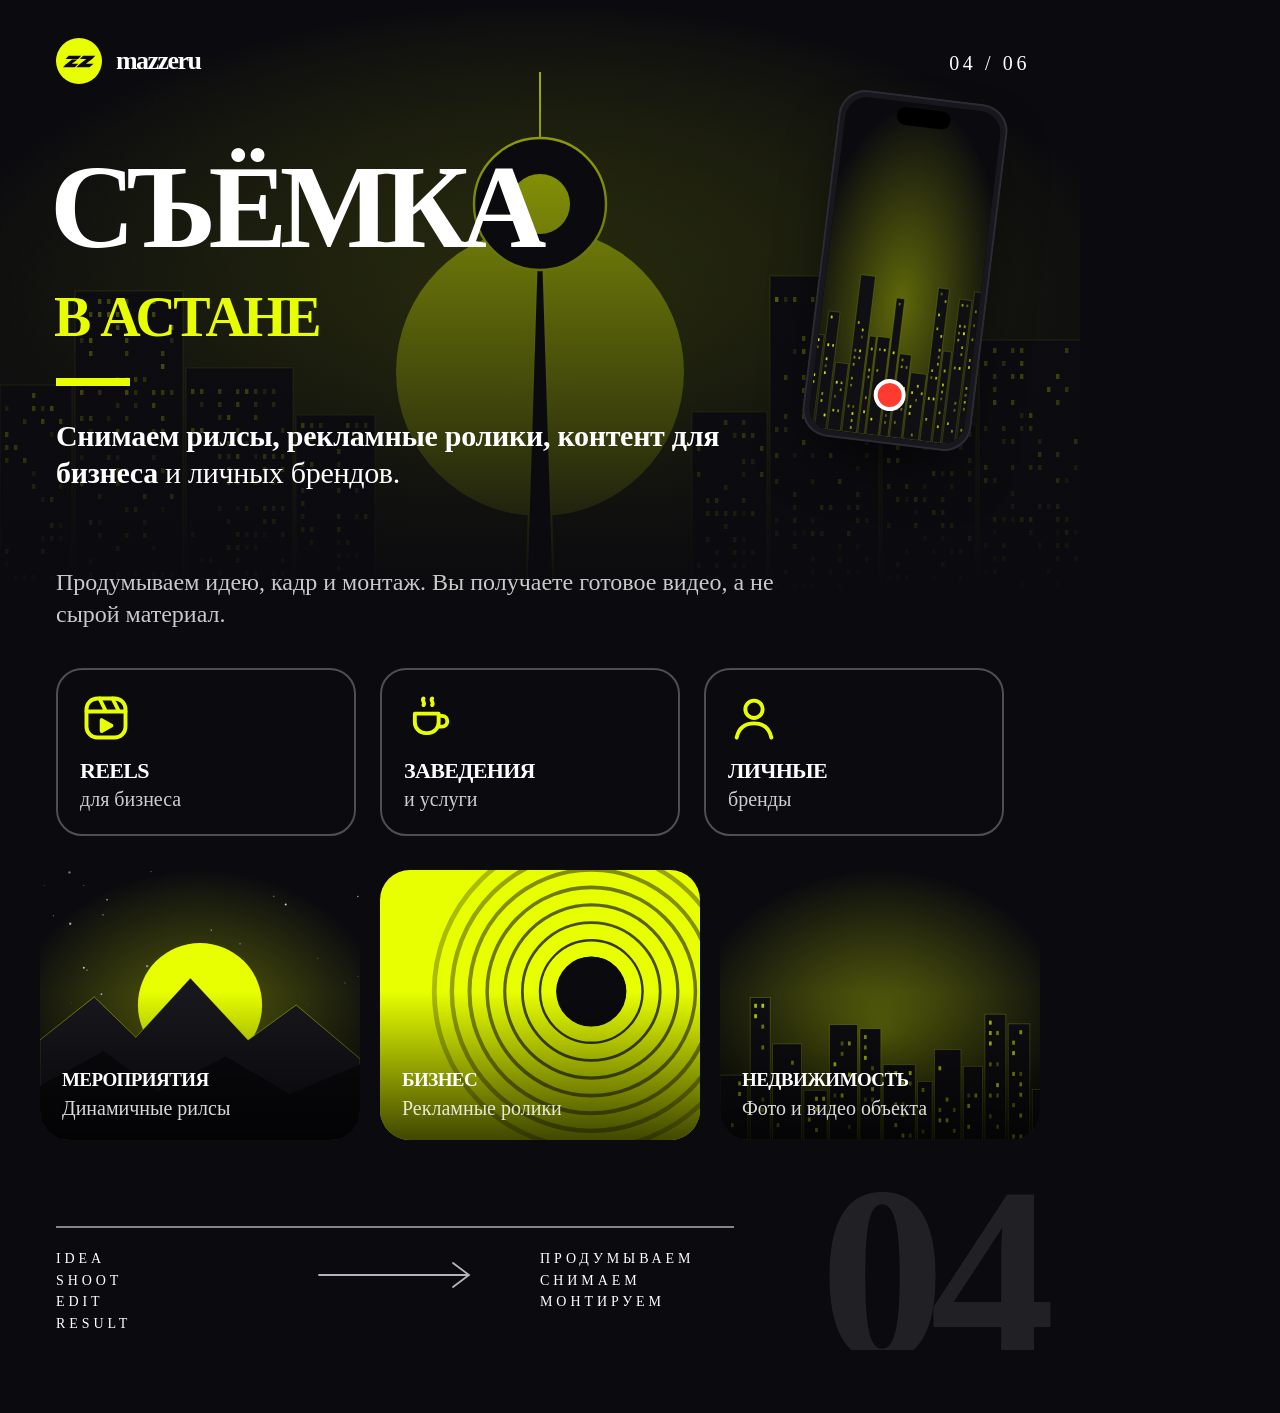
<file: brand/instagram/carousel/04-shoot.html>
<html><head><meta charset='utf-8'><style>
@font-face { font-family: U; src: url('file:///C:/Users/USER/OneDrive/Desktop/Mazzeru/brand/fonts/Unbounded-ExtraBold.ttf'); font-weight: 800; }
@font-face { font-family: UM; src: url('file:///C:/Users/USER/OneDrive/Desktop/Mazzeru/brand/fonts/Unbounded-Medium.ttf'); font-weight: 500; }
@font-face { font-family: I; src: url('file:///C:/Users/USER/OneDrive/Desktop/Mazzeru/brand/fonts/InterTight.ttf'); font-weight: 100 900; }
* { margin: 0; padding: 0; box-sizing: border-box; }
html, body { width: 100%; height: 100%; overflow: hidden; }
body { font-family: I, sans-serif; -webkit-font-smoothing: antialiased; position: relative; width: 1080px; height: 1350px; }
.a { position: absolute; }
.h { font-family: U; font-weight: 800; line-height: .98; letter-spacing: -.045em; text-transform: uppercase; }
.lab { font-family: UM; font-size: 15px; letter-spacing: .28em; text-transform: uppercase; line-height: 1.9; }
.bar { position: absolute; width: 74px; height: 8px; background: #E7FF00; }
.p1 { font: 500 34px/1.22 I; letter-spacing: -.01em; }
.p1 b { font-weight: 800; }
.p2 { font: 400 26px/1.35 I; opacity: .78; }
.ghost { position: absolute; right: 40px; bottom: -50px; font: 800 250px/1 U; letter-spacing: -.06em; opacity: .09; }
.frame { position: absolute; overflow: hidden; background: #0B0B0F; box-shadow: 0 24px 50px -20px rgba(0,0,0,.6); }
.fshade { position: absolute; inset: 0; background: linear-gradient(to top, rgba(0,0,0,.72), transparent 55%); }
.play { position: absolute; left: 22px; bottom: 20px; width: 46px; height: 46px; border-radius: 50%; background: #E7FF00; display: grid; place-items: center; }
.play i { width: 0; height: 0; border-left: 14px solid #0B0B0F; border-top: 9px solid transparent; border-bottom: 9px solid transparent; margin-left: 4px; }
.ftime { position: absolute; left: 80px; bottom: 30px; font: 600 17px/1 I; color: #fff; }
.flabel { position: absolute; right: 20px; bottom: 22px; font-family: UM; color: #E7FF00; letter-spacing: .12em; text-align: right; line-height: 1.3; text-transform: uppercase; }
.card { position: absolute; border-radius: 30px; overflow: hidden; }
.shot { position: absolute; overflow: hidden; background: #fff; box-shadow: 0 18px 40px -16px rgba(0,0,0,.55); }
.shot img { width: 100%; height: 100%; object-fit: cover; display: block; }
.duo { background: #E7FF00; }
.duo img { filter: grayscale(1) contrast(1.25) brightness(1.05); mix-blend-mode: multiply; }
.laptop { position: absolute; }
.lscreen { background: #111; border: 9px solid #17171d; border-bottom-width: 12px; border-radius: 18px 18px 6px 6px; overflow: hidden; box-shadow: 0 30px 60px -20px rgba(0,0,0,.7); }
.lscreen img { width: 100%; height: 100%; object-fit: cover; object-position: top; display: block; }
.lbase { height: 15px; width: 112%; margin-left: -6%; background: linear-gradient(#cfcfd4, #8d8d94); border-radius: 0 0 22px 22px; }
.phone { position: absolute; background: #17171d; padding: 7px; box-shadow: 0 30px 60px -20px rgba(0,0,0,.7), inset 0 0 0 2px #2b2b33; }
.pscreen { width: 100%; height: 100%; overflow: hidden; background: #0B0B0F; position: relative; }
.notch { position: absolute; top: 12px; left: 50%; width: 32%; height: 18px; margin-left: -16%; background: #000; border-radius: 12px; }
.chip { position: absolute; border-radius: 26px; border: 2px solid rgba(255,255,255,.28); padding: 22px; }
.foot { position: absolute; left: 56px; right: 56px; bottom: 34px; height: 90px; }
.foot .lab { font-size: 14px; line-height: 1.55; }
.foot .line { position: absolute; left: 0; right: 30%; top: 0; height: 2px; background: currentColor; opacity: .5; }
body{background:#0B0B0F}</style></head><body>
<div class="a" style="left:0;top:0;width:1080px;height:600px;opacity:.9"><svg viewBox="0 0 1080 600" preserveAspectRatio="xMidYMid slice" style="width:100%;height:100%;display:block" xmlns="http://www.w3.org/2000/svg"><defs><radialGradient id="g21" cx="50%" cy="60%" r="60%"><stop offset="0" stop-color="#E7FF00" stop-opacity=".38"/><stop offset="1" stop-color="#E7FF00" stop-opacity="0"/></radialGradient></defs><rect width="1080" height="600" fill="#0B0B0F"/><rect width="1080" height="600" fill="url(#g21)"/><circle cx="540.0" cy="372.0" r="144.0" fill="#E7FF00" opacity="0.95"/><rect x="0" y="385" width="72" height="215" fill="#0f0f14" stroke="#E7FF00" stroke-opacity=".28" stroke-width="1"/><rect x="32" y="393" width="3.4" height="5" fill="#E7FF00" opacity="0.78"/><rect x="5" y="406" width="3.4" height="5" fill="#E7FF00" opacity="0.30"/><rect x="32" y="406" width="3.4" height="5" fill="#E7FF00" opacity="0.78"/><rect x="41" y="406" width="3.4" height="5" fill="#E7FF00" opacity="0.44"/><rect x="50" y="406" width="3.4" height="5" fill="#E7FF00" opacity="0.90"/><rect x="23" y="419" width="3.4" height="5" fill="#E7FF00" opacity="0.50"/><rect x="41" y="419" width="3.4" height="5" fill="#E7FF00" opacity="0.87"/><rect x="59" y="419" width="3.4" height="5" fill="#E7FF00" opacity="0.79"/><rect x="5" y="432" width="3.4" height="5" fill="#E7FF00" opacity="0.86"/><rect x="50" y="432" width="3.4" height="5" fill="#E7FF00" opacity="0.32"/><rect x="5" y="445" width="3.4" height="5" fill="#E7FF00" opacity="0.77"/><rect x="14" y="445" width="3.4" height="5" fill="#E7FF00" opacity="0.88"/><rect x="5" y="458" width="3.4" height="5" fill="#E7FF00" opacity="0.59"/><rect x="23" y="458" width="3.4" height="5" fill="#E7FF00" opacity="0.85"/><rect x="32" y="471" width="3.4" height="5" fill="#E7FF00" opacity="0.36"/><rect x="32" y="484" width="3.4" height="5" fill="#E7FF00" opacity="0.67"/><rect x="59" y="484" width="3.4" height="5" fill="#E7FF00" opacity="0.40"/><rect x="41" y="497" width="3.4" height="5" fill="#E7FF00" opacity="0.36"/><rect x="50" y="497" width="3.4" height="5" fill="#E7FF00" opacity="0.79"/><rect x="50" y="523" width="3.4" height="5" fill="#E7FF00" opacity="0.83"/><rect x="59" y="523" width="3.4" height="5" fill="#E7FF00" opacity="0.34"/><rect x="41" y="536" width="3.4" height="5" fill="#E7FF00" opacity="0.45"/><rect x="50" y="536" width="3.4" height="5" fill="#E7FF00" opacity="0.55"/><rect x="59" y="536" width="3.4" height="5" fill="#E7FF00" opacity="0.34"/><rect x="5" y="549" width="3.4" height="5" fill="#E7FF00" opacity="0.84"/><rect x="41" y="549" width="3.4" height="5" fill="#E7FF00" opacity="0.88"/><rect x="5" y="562" width="3.4" height="5" fill="#E7FF00" opacity="0.43"/><rect x="14" y="575" width="3.4" height="5" fill="#E7FF00" opacity="0.62"/><rect x="23" y="575" width="3.4" height="5" fill="#E7FF00" opacity="0.76"/><rect x="32" y="575" width="3.4" height="5" fill="#E7FF00" opacity="0.71"/><rect x="50" y="575" width="3.4" height="5" fill="#E7FF00" opacity="0.66"/><rect x="23" y="588" width="3.4" height="5" fill="#E7FF00" opacity="0.54"/><rect x="50" y="588" width="3.4" height="5" fill="#E7FF00" opacity="0.36"/><rect x="59" y="588" width="3.4" height="5" fill="#E7FF00" opacity="0.32"/><rect x="75" y="291" width="108" height="309" fill="#0f0f14" stroke="#E7FF00" stroke-opacity=".28" stroke-width="1"/><rect x="80" y="299" width="3.4" height="5" fill="#E7FF00" opacity="0.82"/><rect x="98" y="299" width="3.4" height="5" fill="#E7FF00" opacity="0.62"/><rect x="107" y="299" width="3.4" height="5" fill="#E7FF00" opacity="0.60"/><rect x="116" y="299" width="3.4" height="5" fill="#E7FF00" opacity="0.40"/><rect x="125" y="299" width="3.4" height="5" fill="#E7FF00" opacity="0.53"/><rect x="152" y="299" width="3.4" height="5" fill="#E7FF00" opacity="0.73"/><rect x="89" y="312" width="3.4" height="5" fill="#E7FF00" opacity="0.58"/><rect x="98" y="312" width="3.4" height="5" fill="#E7FF00" opacity="0.76"/><rect x="107" y="312" width="3.4" height="5" fill="#E7FF00" opacity="0.73"/><rect x="116" y="312" width="3.4" height="5" fill="#E7FF00" opacity="0.72"/><rect x="125" y="312" width="3.4" height="5" fill="#E7FF00" opacity="0.33"/><rect x="143" y="312" width="3.4" height="5" fill="#E7FF00" opacity="0.84"/><rect x="152" y="312" width="3.4" height="5" fill="#E7FF00" opacity="0.60"/><rect x="80" y="325" width="3.4" height="5" fill="#E7FF00" opacity="0.66"/><rect x="116" y="325" width="3.4" height="5" fill="#E7FF00" opacity="0.72"/><rect x="143" y="325" width="3.4" height="5" fill="#E7FF00" opacity="0.79"/><rect x="170" y="325" width="3.4" height="5" fill="#E7FF00" opacity="0.90"/><rect x="80" y="338" width="3.4" height="5" fill="#E7FF00" opacity="0.35"/><rect x="89" y="338" width="3.4" height="5" fill="#E7FF00" opacity="0.79"/><rect x="125" y="338" width="3.4" height="5" fill="#E7FF00" opacity="0.69"/><rect x="170" y="338" width="3.4" height="5" fill="#E7FF00" opacity="0.33"/><rect x="89" y="351" width="3.4" height="5" fill="#E7FF00" opacity="0.72"/><rect x="125" y="351" width="3.4" height="5" fill="#E7FF00" opacity="0.53"/><rect x="161" y="351" width="3.4" height="5" fill="#E7FF00" opacity="0.59"/><rect x="161" y="364" width="3.4" height="5" fill="#E7FF00" opacity="0.85"/><rect x="116" y="377" width="3.4" height="5" fill="#E7FF00" opacity="0.49"/><rect x="125" y="377" width="3.4" height="5" fill="#E7FF00" opacity="0.53"/><rect x="134" y="377" width="3.4" height="5" fill="#E7FF00" opacity="0.63"/><rect x="143" y="377" width="3.4" height="5" fill="#E7FF00" opacity="0.48"/><rect x="80" y="390" width="3.4" height="5" fill="#E7FF00" opacity="0.87"/><rect x="98" y="390" width="3.4" height="5" fill="#E7FF00" opacity="0.50"/><rect x="125" y="390" width="3.4" height="5" fill="#E7FF00" opacity="0.87"/><rect x="134" y="390" width="3.4" height="5" fill="#E7FF00" opacity="0.45"/><rect x="152" y="390" width="3.4" height="5" fill="#E7FF00" opacity="0.71"/><rect x="161" y="390" width="3.4" height="5" fill="#E7FF00" opacity="0.66"/><rect x="170" y="390" width="3.4" height="5" fill="#E7FF00" opacity="0.53"/><rect x="116" y="403" width="3.4" height="5" fill="#E7FF00" opacity="0.40"/><rect x="134" y="403" width="3.4" height="5" fill="#E7FF00" opacity="0.41"/><rect x="152" y="403" width="3.4" height="5" fill="#E7FF00" opacity="0.79"/><rect x="80" y="416" width="3.4" height="5" fill="#E7FF00" opacity="0.60"/><rect x="89" y="416" width="3.4" height="5" fill="#E7FF00" opacity="0.66"/><rect x="107" y="416" width="3.4" height="5" fill="#E7FF00" opacity="0.30"/><rect x="125" y="416" width="3.4" height="5" fill="#E7FF00" opacity="0.49"/><rect x="161" y="416" width="3.4" height="5" fill="#E7FF00" opacity="0.78"/><rect x="89" y="429" width="3.4" height="5" fill="#E7FF00" opacity="0.41"/><rect x="116" y="429" width="3.4" height="5" fill="#E7FF00" opacity="0.78"/><rect x="152" y="429" width="3.4" height="5" fill="#E7FF00" opacity="0.65"/><rect x="161" y="429" width="3.4" height="5" fill="#E7FF00" opacity="0.84"/><rect x="89" y="442" width="3.4" height="5" fill="#E7FF00" opacity="0.34"/><rect x="143" y="442" width="3.4" height="5" fill="#E7FF00" opacity="0.46"/><rect x="161" y="442" width="3.4" height="5" fill="#E7FF00" opacity="0.68"/><rect x="80" y="455" width="3.4" height="5" fill="#E7FF00" opacity="0.34"/><rect x="107" y="455" width="3.4" height="5" fill="#E7FF00" opacity="0.46"/><rect x="116" y="455" width="3.4" height="5" fill="#E7FF00" opacity="0.32"/><rect x="152" y="455" width="3.4" height="5" fill="#E7FF00" opacity="0.36"/><rect x="116" y="468" width="3.4" height="5" fill="#E7FF00" opacity="0.80"/><rect x="125" y="468" width="3.4" height="5" fill="#E7FF00" opacity="0.32"/><rect x="161" y="468" width="3.4" height="5" fill="#E7FF00" opacity="0.73"/><rect x="80" y="481" width="3.4" height="5" fill="#E7FF00" opacity="0.81"/><rect x="116" y="481" width="3.4" height="5" fill="#E7FF00" opacity="0.77"/><rect x="98" y="494" width="3.4" height="5" fill="#E7FF00" opacity="0.51"/><rect x="143" y="494" width="3.4" height="5" fill="#E7FF00" opacity="0.86"/><rect x="170" y="494" width="3.4" height="5" fill="#E7FF00" opacity="0.90"/><rect x="125" y="507" width="3.4" height="5" fill="#E7FF00" opacity="0.54"/><rect x="134" y="507" width="3.4" height="5" fill="#E7FF00" opacity="0.62"/><rect x="161" y="507" width="3.4" height="5" fill="#E7FF00" opacity="0.32"/><rect x="89" y="520" width="3.4" height="5" fill="#E7FF00" opacity="0.70"/><rect x="98" y="520" width="3.4" height="5" fill="#E7FF00" opacity="0.36"/><rect x="143" y="520" width="3.4" height="5" fill="#E7FF00" opacity="0.44"/><rect x="98" y="533" width="3.4" height="5" fill="#E7FF00" opacity="0.56"/><rect x="125" y="533" width="3.4" height="5" fill="#E7FF00" opacity="0.62"/><rect x="143" y="533" width="3.4" height="5" fill="#E7FF00" opacity="0.79"/><rect x="116" y="546" width="3.4" height="5" fill="#E7FF00" opacity="0.70"/><rect x="152" y="546" width="3.4" height="5" fill="#E7FF00" opacity="0.44"/><rect x="89" y="559" width="3.4" height="5" fill="#E7FF00" opacity="0.52"/><rect x="89" y="572" width="3.4" height="5" fill="#E7FF00" opacity="0.77"/><rect x="116" y="572" width="3.4" height="5" fill="#E7FF00" opacity="0.81"/><rect x="134" y="572" width="3.4" height="5" fill="#E7FF00" opacity="0.48"/><rect x="152" y="572" width="3.4" height="5" fill="#E7FF00" opacity="0.80"/><rect x="161" y="572" width="3.4" height="5" fill="#E7FF00" opacity="0.71"/><rect x="170" y="572" width="3.4" height="5" fill="#E7FF00" opacity="0.43"/><rect x="80" y="585" width="3.4" height="5" fill="#E7FF00" opacity="0.60"/><rect x="98" y="585" width="3.4" height="5" fill="#E7FF00" opacity="0.71"/><rect x="107" y="585" width="3.4" height="5" fill="#E7FF00" opacity="0.69"/><rect x="125" y="585" width="3.4" height="5" fill="#E7FF00" opacity="0.38"/><rect x="134" y="585" width="3.4" height="5" fill="#E7FF00" opacity="0.72"/><rect x="152" y="585" width="3.4" height="5" fill="#E7FF00" opacity="0.83"/><rect x="170" y="585" width="3.4" height="5" fill="#E7FF00" opacity="0.73"/><rect x="186" y="368" width="107" height="232" fill="#0f0f14" stroke="#E7FF00" stroke-opacity=".28" stroke-width="1"/><rect x="191" y="389" width="3.4" height="5" fill="#E7FF00" opacity="0.77"/><rect x="200" y="389" width="3.4" height="5" fill="#E7FF00" opacity="0.69"/><rect x="218" y="389" width="3.4" height="5" fill="#E7FF00" opacity="0.65"/><rect x="236" y="389" width="3.4" height="5" fill="#E7FF00" opacity="0.59"/><rect x="245" y="389" width="3.4" height="5" fill="#E7FF00" opacity="0.78"/><rect x="254" y="389" width="3.4" height="5" fill="#E7FF00" opacity="0.50"/><rect x="263" y="389" width="3.4" height="5" fill="#E7FF00" opacity="0.33"/><rect x="272" y="389" width="3.4" height="5" fill="#E7FF00" opacity="0.39"/><rect x="200" y="402" width="3.4" height="5" fill="#E7FF00" opacity="0.37"/><rect x="218" y="402" width="3.4" height="5" fill="#E7FF00" opacity="0.54"/><rect x="236" y="402" width="3.4" height="5" fill="#E7FF00" opacity="0.72"/><rect x="254" y="402" width="3.4" height="5" fill="#E7FF00" opacity="0.45"/><rect x="272" y="402" width="3.4" height="5" fill="#E7FF00" opacity="0.42"/><rect x="218" y="415" width="3.4" height="5" fill="#E7FF00" opacity="0.48"/><rect x="227" y="415" width="3.4" height="5" fill="#E7FF00" opacity="0.85"/><rect x="254" y="415" width="3.4" height="5" fill="#E7FF00" opacity="0.60"/><rect x="191" y="428" width="3.4" height="5" fill="#E7FF00" opacity="0.86"/><rect x="200" y="428" width="3.4" height="5" fill="#E7FF00" opacity="0.88"/><rect x="236" y="428" width="3.4" height="5" fill="#E7FF00" opacity="0.50"/><rect x="281" y="428" width="3.4" height="5" fill="#E7FF00" opacity="0.47"/><rect x="191" y="441" width="3.4" height="5" fill="#E7FF00" opacity="0.49"/><rect x="218" y="441" width="3.4" height="5" fill="#E7FF00" opacity="0.49"/><rect x="227" y="441" width="3.4" height="5" fill="#E7FF00" opacity="0.70"/><rect x="245" y="441" width="3.4" height="5" fill="#E7FF00" opacity="0.52"/><rect x="218" y="454" width="3.4" height="5" fill="#E7FF00" opacity="0.60"/><rect x="227" y="454" width="3.4" height="5" fill="#E7FF00" opacity="0.50"/><rect x="236" y="454" width="3.4" height="5" fill="#E7FF00" opacity="0.85"/><rect x="254" y="454" width="3.4" height="5" fill="#E7FF00" opacity="0.32"/><rect x="263" y="454" width="3.4" height="5" fill="#E7FF00" opacity="0.82"/><rect x="272" y="454" width="3.4" height="5" fill="#E7FF00" opacity="0.70"/><rect x="281" y="454" width="3.4" height="5" fill="#E7FF00" opacity="0.69"/><rect x="227" y="467" width="3.4" height="5" fill="#E7FF00" opacity="0.66"/><rect x="263" y="467" width="3.4" height="5" fill="#E7FF00" opacity="0.83"/><rect x="281" y="467" width="3.4" height="5" fill="#E7FF00" opacity="0.71"/><rect x="227" y="480" width="3.4" height="5" fill="#E7FF00" opacity="0.90"/><rect x="236" y="480" width="3.4" height="5" fill="#E7FF00" opacity="0.53"/><rect x="254" y="480" width="3.4" height="5" fill="#E7FF00" opacity="0.54"/><rect x="272" y="480" width="3.4" height="5" fill="#E7FF00" opacity="0.46"/><rect x="218" y="506" width="3.4" height="5" fill="#E7FF00" opacity="0.38"/><rect x="236" y="506" width="3.4" height="5" fill="#E7FF00" opacity="0.30"/><rect x="245" y="506" width="3.4" height="5" fill="#E7FF00" opacity="0.57"/><rect x="263" y="506" width="3.4" height="5" fill="#E7FF00" opacity="0.68"/><rect x="272" y="506" width="3.4" height="5" fill="#E7FF00" opacity="0.61"/><rect x="281" y="506" width="3.4" height="5" fill="#E7FF00" opacity="0.57"/><rect x="227" y="519" width="3.4" height="5" fill="#E7FF00" opacity="0.51"/><rect x="263" y="519" width="3.4" height="5" fill="#E7FF00" opacity="0.68"/><rect x="272" y="519" width="3.4" height="5" fill="#E7FF00" opacity="0.72"/><rect x="191" y="532" width="3.4" height="5" fill="#E7FF00" opacity="0.51"/><rect x="236" y="532" width="3.4" height="5" fill="#E7FF00" opacity="0.77"/><rect x="245" y="532" width="3.4" height="5" fill="#E7FF00" opacity="0.50"/><rect x="254" y="532" width="3.4" height="5" fill="#E7FF00" opacity="0.51"/><rect x="263" y="532" width="3.4" height="5" fill="#E7FF00" opacity="0.32"/><rect x="281" y="532" width="3.4" height="5" fill="#E7FF00" opacity="0.64"/><rect x="227" y="545" width="3.4" height="5" fill="#E7FF00" opacity="0.76"/><rect x="236" y="545" width="3.4" height="5" fill="#E7FF00" opacity="0.86"/><rect x="245" y="545" width="3.4" height="5" fill="#E7FF00" opacity="0.45"/><rect x="254" y="545" width="3.4" height="5" fill="#E7FF00" opacity="0.54"/><rect x="200" y="558" width="3.4" height="5" fill="#E7FF00" opacity="0.49"/><rect x="209" y="558" width="3.4" height="5" fill="#E7FF00" opacity="0.56"/><rect x="236" y="558" width="3.4" height="5" fill="#E7FF00" opacity="0.88"/><rect x="281" y="558" width="3.4" height="5" fill="#E7FF00" opacity="0.67"/><rect x="218" y="571" width="3.4" height="5" fill="#E7FF00" opacity="0.73"/><rect x="245" y="571" width="3.4" height="5" fill="#E7FF00" opacity="0.63"/><rect x="254" y="571" width="3.4" height="5" fill="#E7FF00" opacity="0.78"/><rect x="272" y="571" width="3.4" height="5" fill="#E7FF00" opacity="0.49"/><rect x="281" y="571" width="3.4" height="5" fill="#E7FF00" opacity="0.68"/><rect x="200" y="584" width="3.4" height="5" fill="#E7FF00" opacity="0.87"/><rect x="281" y="584" width="3.4" height="5" fill="#E7FF00" opacity="0.48"/><rect x="296" y="415" width="79" height="185" fill="#0f0f14" stroke="#E7FF00" stroke-opacity=".28" stroke-width="1"/><rect x="301" y="423" width="3.4" height="5" fill="#E7FF00" opacity="0.85"/><rect x="310" y="423" width="3.4" height="5" fill="#E7FF00" opacity="0.55"/><rect x="319" y="423" width="3.4" height="5" fill="#E7FF00" opacity="0.46"/><rect x="346" y="423" width="3.4" height="5" fill="#E7FF00" opacity="0.62"/><rect x="355" y="423" width="3.4" height="5" fill="#E7FF00" opacity="0.35"/><rect x="364" y="423" width="3.4" height="5" fill="#E7FF00" opacity="0.44"/><rect x="310" y="436" width="3.4" height="5" fill="#E7FF00" opacity="0.80"/><rect x="355" y="436" width="3.4" height="5" fill="#E7FF00" opacity="0.67"/><rect x="337" y="449" width="3.4" height="5" fill="#E7FF00" opacity="0.70"/><rect x="301" y="462" width="3.4" height="5" fill="#E7FF00" opacity="0.73"/><rect x="310" y="462" width="3.4" height="5" fill="#E7FF00" opacity="0.75"/><rect x="337" y="462" width="3.4" height="5" fill="#E7FF00" opacity="0.45"/><rect x="301" y="475" width="3.4" height="5" fill="#E7FF00" opacity="0.48"/><rect x="319" y="475" width="3.4" height="5" fill="#E7FF00" opacity="0.62"/><rect x="301" y="488" width="3.4" height="5" fill="#E7FF00" opacity="0.56"/><rect x="337" y="488" width="3.4" height="5" fill="#E7FF00" opacity="0.72"/><rect x="355" y="488" width="3.4" height="5" fill="#E7FF00" opacity="0.48"/><rect x="301" y="501" width="3.4" height="5" fill="#E7FF00" opacity="0.70"/><rect x="301" y="514" width="3.4" height="5" fill="#E7FF00" opacity="0.52"/><rect x="337" y="514" width="3.4" height="5" fill="#E7FF00" opacity="0.71"/><rect x="355" y="514" width="3.4" height="5" fill="#E7FF00" opacity="0.41"/><rect x="364" y="514" width="3.4" height="5" fill="#E7FF00" opacity="0.78"/><rect x="301" y="527" width="3.4" height="5" fill="#E7FF00" opacity="0.76"/><rect x="310" y="527" width="3.4" height="5" fill="#E7FF00" opacity="0.66"/><rect x="337" y="527" width="3.4" height="5" fill="#E7FF00" opacity="0.87"/><rect x="310" y="540" width="3.4" height="5" fill="#E7FF00" opacity="0.54"/><rect x="337" y="540" width="3.4" height="5" fill="#E7FF00" opacity="0.40"/><rect x="346" y="540" width="3.4" height="5" fill="#E7FF00" opacity="0.65"/><rect x="337" y="553" width="3.4" height="5" fill="#E7FF00" opacity="0.61"/><rect x="346" y="553" width="3.4" height="5" fill="#E7FF00" opacity="0.37"/><rect x="355" y="553" width="3.4" height="5" fill="#E7FF00" opacity="0.37"/><rect x="337" y="566" width="3.4" height="5" fill="#E7FF00" opacity="0.74"/><rect x="310" y="579" width="3.4" height="5" fill="#E7FF00" opacity="0.51"/><rect x="328" y="579" width="3.4" height="5" fill="#E7FF00" opacity="0.36"/><rect x="337" y="592" width="3.4" height="5" fill="#E7FF00" opacity="0.78"/><rect x="355" y="592" width="3.4" height="5" fill="#E7FF00" opacity="0.58"/><rect x="364" y="592" width="3.4" height="5" fill="#E7FF00" opacity="0.78"/><rect x="692" y="412" width="75" height="188" fill="#0f0f14" stroke="#E7FF00" stroke-opacity=".28" stroke-width="1"/><rect x="724" y="420" width="3.4" height="5" fill="#E7FF00" opacity="0.57"/><rect x="742" y="420" width="3.4" height="5" fill="#E7FF00" opacity="0.46"/><rect x="733" y="433" width="3.4" height="5" fill="#E7FF00" opacity="0.44"/><rect x="742" y="433" width="3.4" height="5" fill="#E7FF00" opacity="0.77"/><rect x="751" y="433" width="3.4" height="5" fill="#E7FF00" opacity="0.63"/><rect x="697" y="446" width="3.4" height="5" fill="#E7FF00" opacity="0.68"/><rect x="760" y="446" width="3.4" height="5" fill="#E7FF00" opacity="0.78"/><rect x="742" y="459" width="3.4" height="5" fill="#E7FF00" opacity="0.47"/><rect x="751" y="459" width="3.4" height="5" fill="#E7FF00" opacity="0.40"/><rect x="697" y="472" width="3.4" height="5" fill="#E7FF00" opacity="0.66"/><rect x="742" y="472" width="3.4" height="5" fill="#E7FF00" opacity="0.36"/><rect x="760" y="472" width="3.4" height="5" fill="#E7FF00" opacity="0.89"/><rect x="724" y="485" width="3.4" height="5" fill="#E7FF00" opacity="0.59"/><rect x="706" y="498" width="3.4" height="5" fill="#E7FF00" opacity="0.62"/><rect x="715" y="498" width="3.4" height="5" fill="#E7FF00" opacity="0.88"/><rect x="742" y="498" width="3.4" height="5" fill="#E7FF00" opacity="0.72"/><rect x="706" y="511" width="3.4" height="5" fill="#E7FF00" opacity="0.68"/><rect x="715" y="511" width="3.4" height="5" fill="#E7FF00" opacity="0.75"/><rect x="724" y="511" width="3.4" height="5" fill="#E7FF00" opacity="0.73"/><rect x="733" y="511" width="3.4" height="5" fill="#E7FF00" opacity="0.66"/><rect x="742" y="511" width="3.4" height="5" fill="#E7FF00" opacity="0.32"/><rect x="751" y="511" width="3.4" height="5" fill="#E7FF00" opacity="0.81"/><rect x="724" y="524" width="3.4" height="5" fill="#E7FF00" opacity="0.72"/><rect x="706" y="537" width="3.4" height="5" fill="#E7FF00" opacity="0.59"/><rect x="733" y="537" width="3.4" height="5" fill="#E7FF00" opacity="0.70"/><rect x="742" y="537" width="3.4" height="5" fill="#E7FF00" opacity="0.39"/><rect x="715" y="550" width="3.4" height="5" fill="#E7FF00" opacity="0.62"/><rect x="733" y="550" width="3.4" height="5" fill="#E7FF00" opacity="0.85"/><rect x="742" y="550" width="3.4" height="5" fill="#E7FF00" opacity="0.46"/><rect x="751" y="550" width="3.4" height="5" fill="#E7FF00" opacity="0.69"/><rect x="697" y="563" width="3.4" height="5" fill="#E7FF00" opacity="0.85"/><rect x="715" y="563" width="3.4" height="5" fill="#E7FF00" opacity="0.87"/><rect x="733" y="563" width="3.4" height="5" fill="#E7FF00" opacity="0.82"/><rect x="742" y="563" width="3.4" height="5" fill="#E7FF00" opacity="0.51"/><rect x="697" y="576" width="3.4" height="5" fill="#E7FF00" opacity="0.53"/><rect x="706" y="576" width="3.4" height="5" fill="#E7FF00" opacity="0.79"/><rect x="715" y="576" width="3.4" height="5" fill="#E7FF00" opacity="0.81"/><rect x="751" y="576" width="3.4" height="5" fill="#E7FF00" opacity="0.62"/><rect x="724" y="589" width="3.4" height="5" fill="#E7FF00" opacity="0.39"/><rect x="733" y="589" width="3.4" height="5" fill="#E7FF00" opacity="0.66"/><rect x="760" y="589" width="3.4" height="5" fill="#E7FF00" opacity="0.70"/><rect x="770" y="276" width="109" height="324" fill="#0f0f14" stroke="#E7FF00" stroke-opacity=".28" stroke-width="1"/><rect x="820" y="284" width="3.4" height="5" fill="#E7FF00" opacity="0.82"/><rect x="838" y="284" width="3.4" height="5" fill="#E7FF00" opacity="0.59"/><rect x="775" y="297" width="3.4" height="5" fill="#E7FF00" opacity="0.86"/><rect x="784" y="297" width="3.4" height="5" fill="#E7FF00" opacity="0.31"/><rect x="793" y="297" width="3.4" height="5" fill="#E7FF00" opacity="0.58"/><rect x="811" y="297" width="3.4" height="5" fill="#E7FF00" opacity="0.50"/><rect x="838" y="297" width="3.4" height="5" fill="#E7FF00" opacity="0.73"/><rect x="847" y="310" width="3.4" height="5" fill="#E7FF00" opacity="0.83"/><rect x="820" y="323" width="3.4" height="5" fill="#E7FF00" opacity="0.53"/><rect x="802" y="336" width="3.4" height="5" fill="#E7FF00" opacity="0.69"/><rect x="811" y="336" width="3.4" height="5" fill="#E7FF00" opacity="0.48"/><rect x="820" y="336" width="3.4" height="5" fill="#E7FF00" opacity="0.76"/><rect x="829" y="336" width="3.4" height="5" fill="#E7FF00" opacity="0.73"/><rect x="838" y="336" width="3.4" height="5" fill="#E7FF00" opacity="0.42"/><rect x="865" y="336" width="3.4" height="5" fill="#E7FF00" opacity="0.67"/><rect x="793" y="349" width="3.4" height="5" fill="#E7FF00" opacity="0.31"/><rect x="802" y="349" width="3.4" height="5" fill="#E7FF00" opacity="0.83"/><rect x="829" y="349" width="3.4" height="5" fill="#E7FF00" opacity="0.71"/><rect x="847" y="349" width="3.4" height="5" fill="#E7FF00" opacity="0.77"/><rect x="811" y="362" width="3.4" height="5" fill="#E7FF00" opacity="0.67"/><rect x="847" y="362" width="3.4" height="5" fill="#E7FF00" opacity="0.41"/><rect x="784" y="375" width="3.4" height="5" fill="#E7FF00" opacity="0.64"/><rect x="802" y="375" width="3.4" height="5" fill="#E7FF00" opacity="0.69"/><rect x="829" y="375" width="3.4" height="5" fill="#E7FF00" opacity="0.84"/><rect x="856" y="375" width="3.4" height="5" fill="#E7FF00" opacity="0.69"/><rect x="802" y="388" width="3.4" height="5" fill="#E7FF00" opacity="0.82"/><rect x="811" y="388" width="3.4" height="5" fill="#E7FF00" opacity="0.59"/><rect x="865" y="388" width="3.4" height="5" fill="#E7FF00" opacity="0.63"/><rect x="838" y="401" width="3.4" height="5" fill="#E7FF00" opacity="0.51"/><rect x="847" y="401" width="3.4" height="5" fill="#E7FF00" opacity="0.74"/><rect x="856" y="401" width="3.4" height="5" fill="#E7FF00" opacity="0.85"/><rect x="784" y="414" width="3.4" height="5" fill="#E7FF00" opacity="0.57"/><rect x="802" y="414" width="3.4" height="5" fill="#E7FF00" opacity="0.89"/><rect x="829" y="414" width="3.4" height="5" fill="#E7FF00" opacity="0.52"/><rect x="838" y="414" width="3.4" height="5" fill="#E7FF00" opacity="0.81"/><rect x="847" y="414" width="3.4" height="5" fill="#E7FF00" opacity="0.52"/><rect x="775" y="427" width="3.4" height="5" fill="#E7FF00" opacity="0.59"/><rect x="784" y="427" width="3.4" height="5" fill="#E7FF00" opacity="0.48"/><rect x="838" y="427" width="3.4" height="5" fill="#E7FF00" opacity="0.63"/><rect x="847" y="427" width="3.4" height="5" fill="#E7FF00" opacity="0.67"/><rect x="802" y="440" width="3.4" height="5" fill="#E7FF00" opacity="0.87"/><rect x="865" y="440" width="3.4" height="5" fill="#E7FF00" opacity="0.37"/><rect x="775" y="453" width="3.4" height="5" fill="#E7FF00" opacity="0.70"/><rect x="793" y="453" width="3.4" height="5" fill="#E7FF00" opacity="0.30"/><rect x="811" y="453" width="3.4" height="5" fill="#E7FF00" opacity="0.33"/><rect x="829" y="453" width="3.4" height="5" fill="#E7FF00" opacity="0.79"/><rect x="865" y="453" width="3.4" height="5" fill="#E7FF00" opacity="0.43"/><rect x="856" y="466" width="3.4" height="5" fill="#E7FF00" opacity="0.32"/><rect x="775" y="479" width="3.4" height="5" fill="#E7FF00" opacity="0.61"/><rect x="811" y="479" width="3.4" height="5" fill="#E7FF00" opacity="0.42"/><rect x="838" y="479" width="3.4" height="5" fill="#E7FF00" opacity="0.88"/><rect x="793" y="492" width="3.4" height="5" fill="#E7FF00" opacity="0.63"/><rect x="856" y="492" width="3.4" height="5" fill="#E7FF00" opacity="0.60"/><rect x="793" y="505" width="3.4" height="5" fill="#E7FF00" opacity="0.52"/><rect x="820" y="505" width="3.4" height="5" fill="#E7FF00" opacity="0.82"/><rect x="829" y="505" width="3.4" height="5" fill="#E7FF00" opacity="0.70"/><rect x="847" y="505" width="3.4" height="5" fill="#E7FF00" opacity="0.46"/><rect x="856" y="505" width="3.4" height="5" fill="#E7FF00" opacity="0.63"/><rect x="775" y="518" width="3.4" height="5" fill="#E7FF00" opacity="0.45"/><rect x="793" y="518" width="3.4" height="5" fill="#E7FF00" opacity="0.70"/><rect x="811" y="518" width="3.4" height="5" fill="#E7FF00" opacity="0.32"/><rect x="856" y="518" width="3.4" height="5" fill="#E7FF00" opacity="0.62"/><rect x="865" y="518" width="3.4" height="5" fill="#E7FF00" opacity="0.49"/><rect x="775" y="531" width="3.4" height="5" fill="#E7FF00" opacity="0.61"/><rect x="793" y="531" width="3.4" height="5" fill="#E7FF00" opacity="0.43"/><rect x="802" y="531" width="3.4" height="5" fill="#E7FF00" opacity="0.32"/><rect x="811" y="531" width="3.4" height="5" fill="#E7FF00" opacity="0.89"/><rect x="820" y="531" width="3.4" height="5" fill="#E7FF00" opacity="0.73"/><rect x="847" y="531" width="3.4" height="5" fill="#E7FF00" opacity="0.89"/><rect x="793" y="544" width="3.4" height="5" fill="#E7FF00" opacity="0.82"/><rect x="838" y="544" width="3.4" height="5" fill="#E7FF00" opacity="0.45"/><rect x="856" y="544" width="3.4" height="5" fill="#E7FF00" opacity="0.35"/><rect x="811" y="557" width="3.4" height="5" fill="#E7FF00" opacity="0.61"/><rect x="838" y="557" width="3.4" height="5" fill="#E7FF00" opacity="0.63"/><rect x="865" y="557" width="3.4" height="5" fill="#E7FF00" opacity="0.63"/><rect x="784" y="570" width="3.4" height="5" fill="#E7FF00" opacity="0.88"/><rect x="811" y="570" width="3.4" height="5" fill="#E7FF00" opacity="0.60"/><rect x="829" y="570" width="3.4" height="5" fill="#E7FF00" opacity="0.75"/><rect x="847" y="570" width="3.4" height="5" fill="#E7FF00" opacity="0.66"/><rect x="856" y="570" width="3.4" height="5" fill="#E7FF00" opacity="0.36"/><rect x="775" y="583" width="3.4" height="5" fill="#E7FF00" opacity="0.70"/><rect x="793" y="583" width="3.4" height="5" fill="#E7FF00" opacity="0.85"/><rect x="802" y="583" width="3.4" height="5" fill="#E7FF00" opacity="0.78"/><rect x="811" y="583" width="3.4" height="5" fill="#E7FF00" opacity="0.84"/><rect x="838" y="583" width="3.4" height="5" fill="#E7FF00" opacity="0.81"/><rect x="882" y="424" width="94" height="176" fill="#0f0f14" stroke="#E7FF00" stroke-opacity=".28" stroke-width="1"/><rect x="950" y="432" width="3.4" height="5" fill="#E7FF00" opacity="0.50"/><rect x="959" y="432" width="3.4" height="5" fill="#E7FF00" opacity="0.50"/><rect x="968" y="432" width="3.4" height="5" fill="#E7FF00" opacity="0.48"/><rect x="896" y="445" width="3.4" height="5" fill="#E7FF00" opacity="0.85"/><rect x="923" y="445" width="3.4" height="5" fill="#E7FF00" opacity="0.47"/><rect x="959" y="445" width="3.4" height="5" fill="#E7FF00" opacity="0.35"/><rect x="887" y="458" width="3.4" height="5" fill="#E7FF00" opacity="0.84"/><rect x="896" y="458" width="3.4" height="5" fill="#E7FF00" opacity="0.89"/><rect x="968" y="458" width="3.4" height="5" fill="#E7FF00" opacity="0.48"/><rect x="932" y="471" width="3.4" height="5" fill="#E7FF00" opacity="0.80"/><rect x="941" y="471" width="3.4" height="5" fill="#E7FF00" opacity="0.41"/><rect x="950" y="471" width="3.4" height="5" fill="#E7FF00" opacity="0.57"/><rect x="968" y="471" width="3.4" height="5" fill="#E7FF00" opacity="0.45"/><rect x="887" y="484" width="3.4" height="5" fill="#E7FF00" opacity="0.72"/><rect x="905" y="484" width="3.4" height="5" fill="#E7FF00" opacity="0.72"/><rect x="923" y="484" width="3.4" height="5" fill="#E7FF00" opacity="0.34"/><rect x="950" y="484" width="3.4" height="5" fill="#E7FF00" opacity="0.38"/><rect x="896" y="497" width="3.4" height="5" fill="#E7FF00" opacity="0.63"/><rect x="905" y="497" width="3.4" height="5" fill="#E7FF00" opacity="0.34"/><rect x="914" y="497" width="3.4" height="5" fill="#E7FF00" opacity="0.86"/><rect x="923" y="497" width="3.4" height="5" fill="#E7FF00" opacity="0.59"/><rect x="941" y="497" width="3.4" height="5" fill="#E7FF00" opacity="0.53"/><rect x="968" y="497" width="3.4" height="5" fill="#E7FF00" opacity="0.62"/><rect x="914" y="510" width="3.4" height="5" fill="#E7FF00" opacity="0.33"/><rect x="932" y="510" width="3.4" height="5" fill="#E7FF00" opacity="0.88"/><rect x="941" y="510" width="3.4" height="5" fill="#E7FF00" opacity="0.63"/><rect x="887" y="523" width="3.4" height="5" fill="#E7FF00" opacity="0.57"/><rect x="914" y="523" width="3.4" height="5" fill="#E7FF00" opacity="0.82"/><rect x="941" y="523" width="3.4" height="5" fill="#E7FF00" opacity="0.80"/><rect x="950" y="523" width="3.4" height="5" fill="#E7FF00" opacity="0.70"/><rect x="923" y="536" width="3.4" height="5" fill="#E7FF00" opacity="0.35"/><rect x="941" y="536" width="3.4" height="5" fill="#E7FF00" opacity="0.34"/><rect x="968" y="536" width="3.4" height="5" fill="#E7FF00" opacity="0.79"/><rect x="905" y="549" width="3.4" height="5" fill="#E7FF00" opacity="0.38"/><rect x="932" y="549" width="3.4" height="5" fill="#E7FF00" opacity="0.41"/><rect x="950" y="549" width="3.4" height="5" fill="#E7FF00" opacity="0.36"/><rect x="959" y="549" width="3.4" height="5" fill="#E7FF00" opacity="0.65"/><rect x="896" y="562" width="3.4" height="5" fill="#E7FF00" opacity="0.84"/><rect x="941" y="562" width="3.4" height="5" fill="#E7FF00" opacity="0.86"/><rect x="887" y="575" width="3.4" height="5" fill="#E7FF00" opacity="0.46"/><rect x="896" y="575" width="3.4" height="5" fill="#E7FF00" opacity="0.74"/><rect x="905" y="575" width="3.4" height="5" fill="#E7FF00" opacity="0.73"/><rect x="932" y="575" width="3.4" height="5" fill="#E7FF00" opacity="0.55"/><rect x="959" y="575" width="3.4" height="5" fill="#E7FF00" opacity="0.70"/><rect x="905" y="588" width="3.4" height="5" fill="#E7FF00" opacity="0.54"/><rect x="979" y="340" width="105" height="260" fill="#0f0f14" stroke="#E7FF00" stroke-opacity=".28" stroke-width="1"/><rect x="993" y="348" width="3.4" height="5" fill="#E7FF00" opacity="0.62"/><rect x="1011" y="348" width="3.4" height="5" fill="#E7FF00" opacity="0.49"/><rect x="1020" y="348" width="3.4" height="5" fill="#E7FF00" opacity="0.57"/><rect x="1065" y="348" width="3.4" height="5" fill="#E7FF00" opacity="0.56"/><rect x="984" y="361" width="3.4" height="5" fill="#E7FF00" opacity="0.64"/><rect x="1002" y="361" width="3.4" height="5" fill="#E7FF00" opacity="0.42"/><rect x="1020" y="361" width="3.4" height="5" fill="#E7FF00" opacity="0.68"/><rect x="993" y="374" width="3.4" height="5" fill="#E7FF00" opacity="0.50"/><rect x="1011" y="374" width="3.4" height="5" fill="#E7FF00" opacity="0.65"/><rect x="1020" y="374" width="3.4" height="5" fill="#E7FF00" opacity="0.74"/><rect x="1056" y="374" width="3.4" height="5" fill="#E7FF00" opacity="0.78"/><rect x="993" y="387" width="3.4" height="5" fill="#E7FF00" opacity="0.57"/><rect x="1047" y="387" width="3.4" height="5" fill="#E7FF00" opacity="0.82"/><rect x="1065" y="387" width="3.4" height="5" fill="#E7FF00" opacity="0.58"/><rect x="993" y="400" width="3.4" height="5" fill="#E7FF00" opacity="0.82"/><rect x="1011" y="400" width="3.4" height="5" fill="#E7FF00" opacity="0.72"/><rect x="1056" y="400" width="3.4" height="5" fill="#E7FF00" opacity="0.70"/><rect x="1020" y="413" width="3.4" height="5" fill="#E7FF00" opacity="0.40"/><rect x="1029" y="413" width="3.4" height="5" fill="#E7FF00" opacity="0.86"/><rect x="984" y="426" width="3.4" height="5" fill="#E7FF00" opacity="0.40"/><rect x="1002" y="426" width="3.4" height="5" fill="#E7FF00" opacity="0.49"/><rect x="1020" y="426" width="3.4" height="5" fill="#E7FF00" opacity="0.41"/><rect x="1029" y="426" width="3.4" height="5" fill="#E7FF00" opacity="0.57"/><rect x="1002" y="439" width="3.4" height="5" fill="#E7FF00" opacity="0.40"/><rect x="1011" y="439" width="3.4" height="5" fill="#E7FF00" opacity="0.50"/><rect x="1038" y="439" width="3.4" height="5" fill="#E7FF00" opacity="0.40"/><rect x="1074" y="439" width="3.4" height="5" fill="#E7FF00" opacity="0.72"/><rect x="1038" y="452" width="3.4" height="5" fill="#E7FF00" opacity="0.80"/><rect x="1056" y="452" width="3.4" height="5" fill="#E7FF00" opacity="0.67"/><rect x="984" y="465" width="3.4" height="5" fill="#E7FF00" opacity="0.73"/><rect x="1011" y="465" width="3.4" height="5" fill="#E7FF00" opacity="0.59"/><rect x="1029" y="465" width="3.4" height="5" fill="#E7FF00" opacity="0.63"/><rect x="1038" y="465" width="3.4" height="5" fill="#E7FF00" opacity="0.59"/><rect x="1074" y="465" width="3.4" height="5" fill="#E7FF00" opacity="0.41"/><rect x="984" y="478" width="3.4" height="5" fill="#E7FF00" opacity="0.72"/><rect x="993" y="478" width="3.4" height="5" fill="#E7FF00" opacity="0.43"/><rect x="1056" y="478" width="3.4" height="5" fill="#E7FF00" opacity="0.76"/><rect x="1065" y="478" width="3.4" height="5" fill="#E7FF00" opacity="0.34"/><rect x="1011" y="491" width="3.4" height="5" fill="#E7FF00" opacity="0.40"/><rect x="1011" y="504" width="3.4" height="5" fill="#E7FF00" opacity="0.41"/><rect x="1038" y="504" width="3.4" height="5" fill="#E7FF00" opacity="0.54"/><rect x="1047" y="504" width="3.4" height="5" fill="#E7FF00" opacity="0.34"/><rect x="1056" y="504" width="3.4" height="5" fill="#E7FF00" opacity="0.67"/><rect x="993" y="517" width="3.4" height="5" fill="#E7FF00" opacity="0.68"/><rect x="1002" y="517" width="3.4" height="5" fill="#E7FF00" opacity="0.44"/><rect x="1011" y="517" width="3.4" height="5" fill="#E7FF00" opacity="0.38"/><rect x="1020" y="517" width="3.4" height="5" fill="#E7FF00" opacity="0.89"/><rect x="1029" y="517" width="3.4" height="5" fill="#E7FF00" opacity="0.88"/><rect x="1056" y="517" width="3.4" height="5" fill="#E7FF00" opacity="0.71"/><rect x="1065" y="517" width="3.4" height="5" fill="#E7FF00" opacity="0.60"/><rect x="993" y="530" width="3.4" height="5" fill="#E7FF00" opacity="0.30"/><rect x="1029" y="530" width="3.4" height="5" fill="#E7FF00" opacity="0.52"/><rect x="1056" y="530" width="3.4" height="5" fill="#E7FF00" opacity="0.30"/><rect x="1065" y="530" width="3.4" height="5" fill="#E7FF00" opacity="0.84"/><rect x="1074" y="530" width="3.4" height="5" fill="#E7FF00" opacity="0.34"/><rect x="984" y="543" width="3.4" height="5" fill="#E7FF00" opacity="0.43"/><rect x="1002" y="543" width="3.4" height="5" fill="#E7FF00" opacity="0.62"/><rect x="1038" y="543" width="3.4" height="5" fill="#E7FF00" opacity="0.53"/><rect x="1056" y="543" width="3.4" height="5" fill="#E7FF00" opacity="0.80"/><rect x="1065" y="543" width="3.4" height="5" fill="#E7FF00" opacity="0.59"/><rect x="993" y="556" width="3.4" height="5" fill="#E7FF00" opacity="0.52"/><rect x="1002" y="556" width="3.4" height="5" fill="#E7FF00" opacity="0.75"/><rect x="1056" y="556" width="3.4" height="5" fill="#E7FF00" opacity="0.71"/><rect x="1074" y="556" width="3.4" height="5" fill="#E7FF00" opacity="0.57"/><rect x="984" y="569" width="3.4" height="5" fill="#E7FF00" opacity="0.34"/><rect x="993" y="569" width="3.4" height="5" fill="#E7FF00" opacity="0.87"/><rect x="1047" y="569" width="3.4" height="5" fill="#E7FF00" opacity="0.81"/><rect x="1020" y="582" width="3.4" height="5" fill="#E7FF00" opacity="0.84"/><rect x="1029" y="582" width="3.4" height="5" fill="#E7FF00" opacity="0.37"/><rect x="1056" y="582" width="3.4" height="5" fill="#E7FF00" opacity="0.69"/><path d="M526.0 600 Q534.0 360.0 537.0 252.0 L543.0 252.0 Q546.0 360.0 554.0 600Z" fill="#0B0B0F" stroke="#E7FF00" stroke-width="2"/><circle cx="540.0" cy="204.00000000000003" r="66.0" fill="#0B0B0F" stroke="#E7FF00" stroke-width="2.4"/><circle cx="540.0" cy="204.00000000000003" r="30.0" fill="#E7FF00"/><path d="M540.0 138.0 L540.0 72.0" stroke="#E7FF00" stroke-width="2"/></svg></div>
<div class="a" style="left:0;top:0;width:1080px;height:620px;background:linear-gradient(to bottom, rgba(11,11,15,.15), #0B0B0F 96%)"></div>
<div class="a" style="left:56px;top:38px;display:flex;align-items:center;gap:14px;color:#FFFFFF"><svg style="width:46px;height:46px;display:block" xmlns="http://www.w3.org/2000/svg" class="mk" viewBox="45 45 1160 1160"><circle cx="625" cy="625" r="580" fill="#E7FF00"/><path d="M365 491 L681 491 L603 573 L285 573Z M447 587 L587 587 L443 697 L607 697 L521 783 L222 783 L292 710 L320 686Z" fill="#0B0B0F"/><path d="M729 491 L1036 491 L965 566 L940 588 L797 697 L993 697 L889 783 L561 783 L630 716 L648 700 L808 573 L649 573Z" fill="#0B0B0F"/></svg><span style="font:800 26px/1 U;letter-spacing:-.06em">mazzeru</span></div>
    <div class="a lab" style="right:50px;top:44px;color:#FFFFFF;font-size:20px;letter-spacing:.18em">04 / 06</div>
<div class="phone" style="left:820px;top:96px;width:170px;height:348.49999999999994px;border-radius:27.2px;transform:rotate(7deg)">
      <div class="pscreen" style="border-radius:22.1px"><svg viewBox="0 0 300 620" preserveAspectRatio="xMidYMid slice" style="width:100%;height:100%;display:block" xmlns="http://www.w3.org/2000/svg"><defs><radialGradient id="g22" cx="50%" cy="60%" r="60%"><stop offset="0" stop-color="#E7FF00" stop-opacity=".38"/><stop offset="1" stop-color="#E7FF00" stop-opacity="0"/></radialGradient></defs><rect width="300" height="620" fill="#0B0B0F"/><rect width="300" height="620" fill="url(#g22)"/><circle cx="150.0" cy="384.4" r="148.79999999999998" fill="#E7FF00" opacity="0.0"/><rect x="0" y="447" width="16" height="173" fill="#0f0f14" stroke="#E7FF00" stroke-opacity=".28" stroke-width="1"/><rect x="5" y="455" width="3.4" height="5" fill="#E7FF00" opacity="0.90"/><rect x="5" y="468" width="3.4" height="5" fill="#E7FF00" opacity="0.37"/><rect x="5" y="520" width="3.4" height="5" fill="#E7FF00" opacity="0.88"/><rect x="5" y="533" width="3.4" height="5" fill="#E7FF00" opacity="0.66"/><rect x="5" y="598" width="3.4" height="5" fill="#E7FF00" opacity="0.83"/><rect x="19" y="402" width="21" height="218" fill="#0f0f14" stroke="#E7FF00" stroke-opacity=".28" stroke-width="1"/><rect x="24" y="410" width="3.4" height="5" fill="#E7FF00" opacity="0.81"/><rect x="24" y="462" width="3.4" height="5" fill="#E7FF00" opacity="0.87"/><rect x="33" y="462" width="3.4" height="5" fill="#E7FF00" opacity="0.77"/><rect x="24" y="488" width="3.4" height="5" fill="#E7FF00" opacity="0.80"/><rect x="24" y="501" width="3.4" height="5" fill="#E7FF00" opacity="0.33"/><rect x="24" y="514" width="3.4" height="5" fill="#E7FF00" opacity="0.86"/><rect x="24" y="553" width="3.4" height="5" fill="#E7FF00" opacity="0.52"/><rect x="24" y="566" width="3.4" height="5" fill="#E7FF00" opacity="0.66"/><rect x="33" y="592" width="3.4" height="5" fill="#E7FF00" opacity="0.90"/><rect x="43" y="495" width="24" height="125" fill="#0f0f14" stroke="#E7FF00" stroke-opacity=".28" stroke-width="1"/><rect x="48" y="529" width="3.4" height="5" fill="#E7FF00" opacity="0.84"/><rect x="57" y="529" width="3.4" height="5" fill="#E7FF00" opacity="0.63"/><rect x="57" y="542" width="3.4" height="5" fill="#E7FF00" opacity="0.51"/><rect x="48" y="555" width="3.4" height="5" fill="#E7FF00" opacity="0.32"/><rect x="48" y="581" width="3.4" height="5" fill="#E7FF00" opacity="0.72"/><rect x="57" y="581" width="3.4" height="5" fill="#E7FF00" opacity="0.55"/><rect x="70" y="328" width="27" height="292" fill="#0f0f14" stroke="#E7FF00" stroke-opacity=".28" stroke-width="1"/><rect x="75" y="414" width="3.4" height="5" fill="#E7FF00" opacity="0.60"/><rect x="84" y="427" width="3.4" height="5" fill="#E7FF00" opacity="0.72"/><rect x="84" y="440" width="3.4" height="5" fill="#E7FF00" opacity="0.33"/><rect x="75" y="466" width="3.4" height="5" fill="#E7FF00" opacity="0.43"/><rect x="84" y="466" width="3.4" height="5" fill="#E7FF00" opacity="0.82"/><rect x="75" y="479" width="3.4" height="5" fill="#E7FF00" opacity="0.47"/><rect x="84" y="479" width="3.4" height="5" fill="#E7FF00" opacity="0.58"/><rect x="75" y="492" width="3.4" height="5" fill="#E7FF00" opacity="0.51"/><rect x="75" y="518" width="3.4" height="5" fill="#E7FF00" opacity="0.53"/><rect x="75" y="531" width="3.4" height="5" fill="#E7FF00" opacity="0.42"/><rect x="75" y="570" width="3.4" height="5" fill="#E7FF00" opacity="0.44"/><rect x="84" y="570" width="3.4" height="5" fill="#E7FF00" opacity="0.34"/><rect x="84" y="583" width="3.4" height="5" fill="#E7FF00" opacity="0.83"/><rect x="84" y="596" width="3.4" height="5" fill="#E7FF00" opacity="0.60"/><rect x="84" y="609" width="3.4" height="5" fill="#E7FF00" opacity="0.59"/><rect x="100" y="439" width="12" height="181" fill="#0f0f14" stroke="#E7FF00" stroke-opacity=".28" stroke-width="1"/><rect x="105" y="460" width="3.4" height="5" fill="#E7FF00" opacity="0.68"/><rect x="105" y="499" width="3.4" height="5" fill="#E7FF00" opacity="0.62"/><rect x="105" y="512" width="3.4" height="5" fill="#E7FF00" opacity="0.51"/><rect x="105" y="551" width="3.4" height="5" fill="#E7FF00" opacity="0.53"/><rect x="105" y="577" width="3.4" height="5" fill="#E7FF00" opacity="0.78"/><rect x="115" y="438" width="23" height="182" fill="#0f0f14" stroke="#E7FF00" stroke-opacity=".28" stroke-width="1"/><rect x="120" y="459" width="3.4" height="5" fill="#E7FF00" opacity="0.47"/><rect x="129" y="459" width="3.4" height="5" fill="#E7FF00" opacity="0.80"/><rect x="120" y="498" width="3.4" height="5" fill="#E7FF00" opacity="0.54"/><rect x="129" y="524" width="3.4" height="5" fill="#E7FF00" opacity="0.40"/><rect x="120" y="537" width="3.4" height="5" fill="#E7FF00" opacity="0.53"/><rect x="129" y="537" width="3.4" height="5" fill="#E7FF00" opacity="0.61"/><rect x="129" y="550" width="3.4" height="5" fill="#E7FF00" opacity="0.63"/><rect x="120" y="589" width="3.4" height="5" fill="#E7FF00" opacity="0.87"/><rect x="141" y="363" width="15" height="257" fill="#0f0f14" stroke="#E7FF00" stroke-opacity=".28" stroke-width="1"/><rect x="146" y="371" width="3.4" height="5" fill="#E7FF00" opacity="0.41"/><rect x="146" y="462" width="3.4" height="5" fill="#E7FF00" opacity="0.88"/><rect x="146" y="540" width="3.4" height="5" fill="#E7FF00" opacity="0.47"/><rect x="146" y="553" width="3.4" height="5" fill="#E7FF00" opacity="0.33"/><rect x="146" y="579" width="3.4" height="5" fill="#E7FF00" opacity="0.31"/><rect x="146" y="592" width="3.4" height="5" fill="#E7FF00" opacity="0.36"/><rect x="159" y="465" width="22" height="155" fill="#0f0f14" stroke="#E7FF00" stroke-opacity=".28" stroke-width="1"/><rect x="164" y="473" width="3.4" height="5" fill="#E7FF00" opacity="0.47"/><rect x="164" y="486" width="3.4" height="5" fill="#E7FF00" opacity="0.54"/><rect x="173" y="486" width="3.4" height="5" fill="#E7FF00" opacity="0.44"/><rect x="164" y="525" width="3.4" height="5" fill="#E7FF00" opacity="0.63"/><rect x="173" y="525" width="3.4" height="5" fill="#E7FF00" opacity="0.79"/><rect x="173" y="551" width="3.4" height="5" fill="#E7FF00" opacity="0.45"/><rect x="164" y="564" width="3.4" height="5" fill="#E7FF00" opacity="0.64"/><rect x="173" y="564" width="3.4" height="5" fill="#E7FF00" opacity="0.40"/><rect x="164" y="590" width="3.4" height="5" fill="#E7FF00" opacity="0.38"/><rect x="184" y="497" width="29" height="123" fill="#0f0f14" stroke="#E7FF00" stroke-opacity=".28" stroke-width="1"/><rect x="198" y="518" width="3.4" height="5" fill="#E7FF00" opacity="0.71"/><rect x="189" y="531" width="3.4" height="5" fill="#E7FF00" opacity="0.81"/><rect x="207" y="531" width="3.4" height="5" fill="#E7FF00" opacity="0.64"/><rect x="198" y="544" width="3.4" height="5" fill="#E7FF00" opacity="0.38"/><rect x="189" y="557" width="3.4" height="5" fill="#E7FF00" opacity="0.77"/><rect x="189" y="570" width="3.4" height="5" fill="#E7FF00" opacity="0.78"/><rect x="198" y="609" width="3.4" height="5" fill="#E7FF00" opacity="0.45"/><rect x="216" y="335" width="20" height="285" fill="#0f0f14" stroke="#E7FF00" stroke-opacity=".28" stroke-width="1"/><rect x="221" y="343" width="3.4" height="5" fill="#E7FF00" opacity="0.33"/><rect x="230" y="356" width="3.4" height="5" fill="#E7FF00" opacity="0.58"/><rect x="221" y="382" width="3.4" height="5" fill="#E7FF00" opacity="0.75"/><rect x="221" y="408" width="3.4" height="5" fill="#E7FF00" opacity="0.63"/><rect x="230" y="421" width="3.4" height="5" fill="#E7FF00" opacity="0.78"/><rect x="230" y="447" width="3.4" height="5" fill="#E7FF00" opacity="0.60"/><rect x="230" y="460" width="3.4" height="5" fill="#E7FF00" opacity="0.40"/><rect x="230" y="473" width="3.4" height="5" fill="#E7FF00" opacity="0.59"/><rect x="221" y="486" width="3.4" height="5" fill="#E7FF00" opacity="0.66"/><rect x="221" y="499" width="3.4" height="5" fill="#E7FF00" opacity="0.37"/><rect x="230" y="499" width="3.4" height="5" fill="#E7FF00" opacity="0.73"/><rect x="221" y="538" width="3.4" height="5" fill="#E7FF00" opacity="0.77"/><rect x="230" y="538" width="3.4" height="5" fill="#E7FF00" opacity="0.81"/><rect x="221" y="577" width="3.4" height="5" fill="#E7FF00" opacity="0.62"/><rect x="239" y="450" width="15" height="170" fill="#0f0f14" stroke="#E7FF00" stroke-opacity=".28" stroke-width="1"/><rect x="244" y="484" width="3.4" height="5" fill="#E7FF00" opacity="0.64"/><rect x="244" y="510" width="3.4" height="5" fill="#E7FF00" opacity="0.74"/><rect x="244" y="523" width="3.4" height="5" fill="#E7FF00" opacity="0.54"/><rect x="244" y="536" width="3.4" height="5" fill="#E7FF00" opacity="0.32"/><rect x="244" y="562" width="3.4" height="5" fill="#E7FF00" opacity="0.57"/><rect x="244" y="588" width="3.4" height="5" fill="#E7FF00" opacity="0.70"/><rect x="257" y="351" width="23" height="269" fill="#0f0f14" stroke="#E7FF00" stroke-opacity=".28" stroke-width="1"/><rect x="262" y="359" width="3.4" height="5" fill="#E7FF00" opacity="0.59"/><rect x="271" y="359" width="3.4" height="5" fill="#E7FF00" opacity="0.37"/><rect x="262" y="398" width="3.4" height="5" fill="#E7FF00" opacity="0.58"/><rect x="271" y="398" width="3.4" height="5" fill="#E7FF00" opacity="0.54"/><rect x="262" y="411" width="3.4" height="5" fill="#E7FF00" opacity="0.44"/><rect x="271" y="411" width="3.4" height="5" fill="#E7FF00" opacity="0.90"/><rect x="262" y="424" width="3.4" height="5" fill="#E7FF00" opacity="0.55"/><rect x="271" y="437" width="3.4" height="5" fill="#E7FF00" opacity="0.66"/><rect x="271" y="450" width="3.4" height="5" fill="#E7FF00" opacity="0.49"/><rect x="262" y="476" width="3.4" height="5" fill="#E7FF00" opacity="0.55"/><rect x="271" y="476" width="3.4" height="5" fill="#E7FF00" opacity="0.79"/><rect x="271" y="541" width="3.4" height="5" fill="#E7FF00" opacity="0.43"/><rect x="271" y="554" width="3.4" height="5" fill="#E7FF00" opacity="0.32"/><rect x="262" y="580" width="3.4" height="5" fill="#E7FF00" opacity="0.68"/><rect x="271" y="593" width="3.4" height="5" fill="#E7FF00" opacity="0.46"/><rect x="283" y="334" width="27" height="286" fill="#0f0f14" stroke="#E7FF00" stroke-opacity=".28" stroke-width="1"/><rect x="297" y="355" width="3.4" height="5" fill="#E7FF00" opacity="0.37"/><rect x="288" y="368" width="3.4" height="5" fill="#E7FF00" opacity="0.44"/><rect x="288" y="394" width="3.4" height="5" fill="#E7FF00" opacity="0.34"/><rect x="297" y="394" width="3.4" height="5" fill="#E7FF00" opacity="0.54"/><rect x="297" y="407" width="3.4" height="5" fill="#E7FF00" opacity="0.43"/><rect x="288" y="420" width="3.4" height="5" fill="#E7FF00" opacity="0.45"/><rect x="297" y="433" width="3.4" height="5" fill="#E7FF00" opacity="0.33"/><rect x="288" y="459" width="3.4" height="5" fill="#E7FF00" opacity="0.55"/><rect x="288" y="472" width="3.4" height="5" fill="#E7FF00" opacity="0.73"/><rect x="288" y="511" width="3.4" height="5" fill="#E7FF00" opacity="0.61"/><rect x="297" y="511" width="3.4" height="5" fill="#E7FF00" opacity="0.49"/><rect x="288" y="524" width="3.4" height="5" fill="#E7FF00" opacity="0.40"/><rect x="297" y="524" width="3.4" height="5" fill="#E7FF00" opacity="0.62"/><rect x="288" y="537" width="3.4" height="5" fill="#E7FF00" opacity="0.63"/><rect x="288" y="550" width="3.4" height="5" fill="#E7FF00" opacity="0.38"/><rect x="288" y="589" width="3.4" height="5" fill="#E7FF00" opacity="0.48"/><rect x="297" y="602" width="3.4" height="5" fill="#E7FF00" opacity="0.55"/></svg><div class="a" style="left:50%;bottom:26px;margin-left:-16px;width:32px;height:32px;border-radius:50%;background:#ff3b30;border:4px solid #fff"></div></div><i class="notch"></i></div>
<div class="a h" style="left:50px;top:150px;font-size:118px;color:#fff;letter-spacing:-.065em">Съёмка</div>
<div class="a h" style="left:54px;top:290px;font-size:56px;color:#E7FF00">в Астане</div>
<div class="bar" style="left:56px;top:378px"></div>
<div class="a p1" style="left:56px;top:418px;width:760px;color:#fff;font-size:30px"><b>Снимаем рилсы, рекламные ролики, контент для бизнеса</b> и личных брендов.</div>
<div class="a p2" style="left:56px;top:566px;width:720px;color:#fff;font-size:24px">Продумываем идею, кадр и монтаж. Вы получаете готовое видео, а не сырой материал.</div>
<div class="chip" style="left:56px;top:668px;width:300px;height:168px;color:#fff"><svg viewBox="0 0 24 24" width="52" height="52" fill="none" stroke="#E7FF00" stroke-width="1.8" stroke-linecap="round" stroke-linejoin="round" style="color:#E7FF00"><rect x="3" y="3" width="18" height="18" rx="5"/><path d="M3 9h18M9 3l3 6M15 3l3 6"/><path d="M10 13v5l4.5-2.5z" fill="currentColor"/></svg>
      <div style="margin-top:14px;font:800 22px/1.15 U;letter-spacing:-.03em;text-transform:uppercase">Reels</div><div style="font:400 20px/1.25 I;opacity:.8;margin-top:4px">для бизнеса</div></div>
<div class="chip" style="left:380px;top:668px;width:300px;height:168px;color:#fff"><svg viewBox="0 0 24 24" width="52" height="52" fill="none" stroke="#E7FF00" stroke-width="1.8" stroke-linecap="round" stroke-linejoin="round" style="color:#E7FF00"><path d="M5 10h11v4a5 5 0 0 1-5 5h-1a5 5 0 0 1-5-5z"/><path d="M16 11h1.5a2.5 2.5 0 0 1 0 5H15.5M9 3c-1 1 1 2 0 3M13 3c-1 1 1 2 0 3"/></svg>
      <div style="margin-top:14px;font:800 22px/1.15 U;letter-spacing:-.03em;text-transform:uppercase">Заведения</div><div style="font:400 20px/1.25 I;opacity:.8;margin-top:4px">и услуги</div></div>
<div class="chip" style="left:704px;top:668px;width:300px;height:168px;color:#fff"><svg viewBox="0 0 24 24" width="52" height="52" fill="none" stroke="#E7FF00" stroke-width="1.8" stroke-linecap="round" stroke-linejoin="round" style="color:#E7FF00"><circle cx="12" cy="8" r="4"/><path d="M4 21c1-4.5 4-6.5 8-6.5s7 2 8 6.5"/></svg>
      <div style="margin-top:14px;font:800 22px/1.15 U;letter-spacing:-.03em;text-transform:uppercase">Личные</div><div style="font:400 20px/1.25 I;opacity:.8;margin-top:4px">бренды</div></div>
<div class="card" style="left:40px;top:870px;width:320px;height:270px;background:#0B0B0F">
      <div class="a" style="inset:0"><svg viewBox="0 0 400 337" preserveAspectRatio="xMidYMid slice" style="width:100%;height:100%;display:block" xmlns="http://www.w3.org/2000/svg"><defs><radialGradient id="g31" cx="50%" cy="60%" r="60%"><stop offset="0" stop-color="#E7FF00" stop-opacity=".38"/><stop offset="1" stop-color="#E7FF00" stop-opacity="0"/></radialGradient></defs><rect width="400" height="337" fill="#0B0B0F"/><rect width="400" height="337" fill="url(#g31)"/><circle cx="5" cy="19" r="0.8" fill="#fff" opacity="0.61"/><circle cx="55" cy="19" r="0.6" fill="#fff" opacity="0.65"/><circle cx="59" cy="125" r="1.2" fill="#fff" opacity="0.28"/><circle cx="214" cy="75" r="0.8" fill="#fff" opacity="0.80"/><circle cx="37" cy="3" r="1.5" fill="#fff" opacity="0.44"/><circle cx="79" cy="56" r="0.8" fill="#fff" opacity="0.77"/><circle cx="84" cy="37" r="1.1" fill="#fff" opacity="0.53"/><circle cx="381" cy="141" r="0.8" fill="#fff" opacity="0.32"/><circle cx="335" cy="167" r="0.3" fill="#fff" opacity="0.64"/><circle cx="347" cy="110" r="0.6" fill="#fff" opacity="0.68"/><circle cx="292" cy="33" r="1.1" fill="#fff" opacity="0.33"/><circle cx="17" cy="57" r="0.7" fill="#fff" opacity="0.44"/><circle cx="259" cy="141" r="1.5" fill="#fff" opacity="0.79"/><circle cx="397" cy="133" r="0.7" fill="#fff" opacity="0.31"/><circle cx="250" cy="92" r="1.2" fill="#fff" opacity="0.26"/><circle cx="77" cy="155" r="1.1" fill="#fff" opacity="0.62"/><circle cx="38" cy="67" r="1.5" fill="#fff" opacity="0.59"/><circle cx="397" cy="33" r="0.9" fill="#fff" opacity="0.68"/><circle cx="178" cy="133" r="1.0" fill="#fff" opacity="0.27"/><circle cx="40" cy="166" r="0.5" fill="#fff" opacity="0.32"/><circle cx="134" cy="120" r="1.4" fill="#fff" opacity="0.49"/><circle cx="199" cy="133" r="0.7" fill="#fff" opacity="0.42"/><circle cx="245" cy="107" r="0.3" fill="#fff" opacity="0.27"/><circle cx="55" cy="122" r="1.2" fill="#fff" opacity="0.78"/><circle cx="307" cy="43" r="1.3" fill="#fff" opacity="0.79"/><circle cx="139" cy="2" r="0.8" fill="#fff" opacity="0.37"/><circle cx="200.0" cy="168.5" r="77.51" fill="#E7FF00"/><path d="M0 337 L0 212.31 L68.0 158.39 L120.0 208.94 L188.0 134.8 L260.0 212.31 L320.0 168.5 L400 235.89999999999998 L400 337Z" fill="#17171d" stroke="#E7FF00" stroke-opacity=".45" stroke-width="1.2"/><path d="M0 337 L0 269.6 L80.0 225.79000000000002 L148.0 276.34 L231.99999999999997 232.52999999999997 L312.0 279.71 L400 242.64 L400 337Z" fill="#0B0B0F"/></svg></div>
      <div class="fshade"></div>
      <div class="a" style="left:22px;bottom:20px;color:#fff"><div style="font:800 19px/1.1 U;letter-spacing:-.03em;text-transform:uppercase">Мероприятия</div><div style="font:400 20px/1.2 I;opacity:.85;margin-top:5px">Динамичные рилсы</div></div></div>
<div class="card" style="left:380px;top:870px;width:320px;height:270px;background:#0B0B0F">
      <div class="a" style="inset:0"><svg viewBox="0 0 400 337" preserveAspectRatio="xMidYMid slice" style="width:100%;height:100%;display:block" xmlns="http://www.w3.org/2000/svg"><defs><radialGradient id="g32" cx="50%" cy="60%" r="60%"><stop offset="0" stop-color="#E7FF00" stop-opacity=".38"/><stop offset="1" stop-color="#E7FF00" stop-opacity="0"/></radialGradient></defs><rect width="400" height="337" fill="#0B0B0F"/><rect width="400" height="337" fill="#E7FF00"/><circle cx="264.0" cy="151.65" r="20" fill="none" stroke="#0B0B0F" stroke-width="2.0" opacity="1.00"/><circle cx="264.0" cy="151.65" r="42" fill="none" stroke="#0B0B0F" stroke-width="2.5" opacity="0.91"/><circle cx="264.0" cy="151.65" r="64" fill="none" stroke="#0B0B0F" stroke-width="3.0" opacity="0.82"/><circle cx="264.0" cy="151.65" r="86" fill="none" stroke="#0B0B0F" stroke-width="3.5" opacity="0.73"/><circle cx="264.0" cy="151.65" r="108" fill="none" stroke="#0B0B0F" stroke-width="4.0" opacity="0.64"/><circle cx="264.0" cy="151.65" r="130" fill="none" stroke="#0B0B0F" stroke-width="4.5" opacity="0.55"/><circle cx="264.0" cy="151.65" r="152" fill="none" stroke="#0B0B0F" stroke-width="5.0" opacity="0.46"/><circle cx="264.0" cy="151.65" r="174" fill="none" stroke="#0B0B0F" stroke-width="5.5" opacity="0.37"/><circle cx="264.0" cy="151.65" r="196" fill="none" stroke="#0B0B0F" stroke-width="6.0" opacity="0.28"/><circle cx="264.0" cy="151.65" r="43.81" fill="#0B0B0F"/></svg></div>
      <div class="fshade"></div>
      <div class="a" style="left:22px;bottom:20px;color:#fff"><div style="font:800 19px/1.1 U;letter-spacing:-.03em;text-transform:uppercase">Бизнес</div><div style="font:400 20px/1.2 I;opacity:.85;margin-top:5px">Рекламные ролики</div></div></div>
<div class="card" style="left:720px;top:870px;width:320px;height:270px;background:#0B0B0F">
      <div class="a" style="inset:0"><svg viewBox="0 0 400 337" preserveAspectRatio="xMidYMid slice" style="width:100%;height:100%;display:block" xmlns="http://www.w3.org/2000/svg"><defs><radialGradient id="g33" cx="50%" cy="60%" r="60%"><stop offset="0" stop-color="#E7FF00" stop-opacity=".38"/><stop offset="1" stop-color="#E7FF00" stop-opacity="0"/></radialGradient></defs><rect width="400" height="337" fill="#0B0B0F"/><rect width="400" height="337" fill="url(#g33)"/><circle cx="200.0" cy="208.94" r="80.88" fill="#E7FF00" opacity="0.0"/><rect x="0" y="256" width="35" height="81" fill="#0f0f14" stroke="#E7FF00" stroke-opacity=".28" stroke-width="1"/><rect x="23" y="264" width="3.4" height="5" fill="#E7FF00" opacity="0.69"/><rect x="23" y="277" width="3.4" height="5" fill="#E7FF00" opacity="0.69"/><rect x="14" y="316" width="3.4" height="5" fill="#E7FF00" opacity="0.49"/><rect x="5" y="329" width="3.4" height="5" fill="#E7FF00" opacity="0.66"/><rect x="38" y="159" width="25" height="178" fill="#0f0f14" stroke="#E7FF00" stroke-opacity=".28" stroke-width="1"/><rect x="43" y="167" width="3.4" height="5" fill="#E7FF00" opacity="0.76"/><rect x="52" y="167" width="3.4" height="5" fill="#E7FF00" opacity="0.82"/><rect x="43" y="180" width="3.4" height="5" fill="#E7FF00" opacity="0.83"/><rect x="52" y="193" width="3.4" height="5" fill="#E7FF00" opacity="0.52"/><rect x="52" y="219" width="3.4" height="5" fill="#E7FF00" opacity="0.51"/><rect x="52" y="284" width="3.4" height="5" fill="#E7FF00" opacity="0.36"/><rect x="52" y="297" width="3.4" height="5" fill="#E7FF00" opacity="0.55"/><rect x="66" y="217" width="36" height="120" fill="#0f0f14" stroke="#E7FF00" stroke-opacity=".28" stroke-width="1"/><rect x="89" y="238" width="3.4" height="5" fill="#E7FF00" opacity="0.53"/><rect x="71" y="264" width="3.4" height="5" fill="#E7FF00" opacity="0.86"/><rect x="71" y="316" width="3.4" height="5" fill="#E7FF00" opacity="0.47"/><rect x="105" y="275" width="29" height="62" fill="#0f0f14" stroke="#E7FF00" stroke-opacity=".28" stroke-width="1"/><rect x="119" y="283" width="3.4" height="5" fill="#E7FF00" opacity="0.87"/><rect x="128" y="283" width="3.4" height="5" fill="#E7FF00" opacity="0.87"/><rect x="119" y="296" width="3.4" height="5" fill="#E7FF00" opacity="0.87"/><rect x="110" y="309" width="3.4" height="5" fill="#E7FF00" opacity="0.73"/><rect x="119" y="322" width="3.4" height="5" fill="#E7FF00" opacity="0.69"/><rect x="137" y="193" width="35" height="144" fill="#0f0f14" stroke="#E7FF00" stroke-opacity=".28" stroke-width="1"/><rect x="151" y="214" width="3.4" height="5" fill="#E7FF00" opacity="0.36"/><rect x="160" y="214" width="3.4" height="5" fill="#E7FF00" opacity="0.65"/><rect x="151" y="227" width="3.4" height="5" fill="#E7FF00" opacity="0.41"/><rect x="142" y="240" width="3.4" height="5" fill="#E7FF00" opacity="0.86"/><rect x="160" y="253" width="3.4" height="5" fill="#E7FF00" opacity="0.86"/><rect x="142" y="279" width="3.4" height="5" fill="#E7FF00" opacity="0.32"/><rect x="151" y="279" width="3.4" height="5" fill="#E7FF00" opacity="0.77"/><rect x="142" y="292" width="3.4" height="5" fill="#E7FF00" opacity="0.37"/><rect x="160" y="318" width="3.4" height="5" fill="#E7FF00" opacity="0.30"/><rect x="175" y="198" width="26" height="139" fill="#0f0f14" stroke="#E7FF00" stroke-opacity=".28" stroke-width="1"/><rect x="180" y="206" width="3.4" height="5" fill="#E7FF00" opacity="0.61"/><rect x="180" y="219" width="3.4" height="5" fill="#E7FF00" opacity="0.53"/><rect x="180" y="232" width="3.4" height="5" fill="#E7FF00" opacity="0.82"/><rect x="189" y="245" width="3.4" height="5" fill="#E7FF00" opacity="0.40"/><rect x="189" y="258" width="3.4" height="5" fill="#E7FF00" opacity="0.59"/><rect x="189" y="271" width="3.4" height="5" fill="#E7FF00" opacity="0.74"/><rect x="180" y="284" width="3.4" height="5" fill="#E7FF00" opacity="0.31"/><rect x="189" y="284" width="3.4" height="5" fill="#E7FF00" opacity="0.41"/><rect x="189" y="297" width="3.4" height="5" fill="#E7FF00" opacity="0.67"/><rect x="204" y="243" width="40" height="94" fill="#0f0f14" stroke="#E7FF00" stroke-opacity=".28" stroke-width="1"/><rect x="209" y="251" width="3.4" height="5" fill="#E7FF00" opacity="0.33"/><rect x="218" y="251" width="3.4" height="5" fill="#E7FF00" opacity="0.89"/><rect x="236" y="251" width="3.4" height="5" fill="#E7FF00" opacity="0.88"/><rect x="227" y="264" width="3.4" height="5" fill="#E7FF00" opacity="0.79"/><rect x="236" y="264" width="3.4" height="5" fill="#E7FF00" opacity="0.44"/><rect x="218" y="290" width="3.4" height="5" fill="#E7FF00" opacity="0.67"/><rect x="227" y="290" width="3.4" height="5" fill="#E7FF00" opacity="0.42"/><rect x="227" y="303" width="3.4" height="5" fill="#E7FF00" opacity="0.74"/><rect x="218" y="316" width="3.4" height="5" fill="#E7FF00" opacity="0.70"/><rect x="227" y="329" width="3.4" height="5" fill="#E7FF00" opacity="0.76"/><rect x="236" y="329" width="3.4" height="5" fill="#E7FF00" opacity="0.43"/><rect x="247" y="264" width="18" height="73" fill="#0f0f14" stroke="#E7FF00" stroke-opacity=".28" stroke-width="1"/><rect x="252" y="272" width="3.4" height="5" fill="#E7FF00" opacity="0.53"/><rect x="252" y="298" width="3.4" height="5" fill="#E7FF00" opacity="0.55"/><rect x="252" y="324" width="3.4" height="5" fill="#E7FF00" opacity="0.38"/><rect x="268" y="224" width="33" height="113" fill="#0f0f14" stroke="#E7FF00" stroke-opacity=".28" stroke-width="1"/><rect x="273" y="245" width="3.4" height="5" fill="#E7FF00" opacity="0.82"/><rect x="282" y="284" width="3.4" height="5" fill="#E7FF00" opacity="0.62"/><rect x="273" y="297" width="3.4" height="5" fill="#E7FF00" opacity="0.57"/><rect x="291" y="297" width="3.4" height="5" fill="#E7FF00" opacity="0.45"/><rect x="273" y="310" width="3.4" height="5" fill="#E7FF00" opacity="0.82"/><rect x="282" y="310" width="3.4" height="5" fill="#E7FF00" opacity="0.80"/><rect x="291" y="323" width="3.4" height="5" fill="#E7FF00" opacity="0.57"/><rect x="304" y="245" width="24" height="92" fill="#0f0f14" stroke="#E7FF00" stroke-opacity=".28" stroke-width="1"/><rect x="309" y="279" width="3.4" height="5" fill="#E7FF00" opacity="0.32"/><rect x="318" y="279" width="3.4" height="5" fill="#E7FF00" opacity="0.63"/><rect x="309" y="292" width="3.4" height="5" fill="#E7FF00" opacity="0.79"/><rect x="309" y="318" width="3.4" height="5" fill="#E7FF00" opacity="0.69"/><rect x="331" y="180" width="26" height="157" fill="#0f0f14" stroke="#E7FF00" stroke-opacity=".28" stroke-width="1"/><rect x="336" y="188" width="3.4" height="5" fill="#E7FF00" opacity="0.77"/><rect x="336" y="201" width="3.4" height="5" fill="#E7FF00" opacity="0.73"/><rect x="345" y="201" width="3.4" height="5" fill="#E7FF00" opacity="0.55"/><rect x="336" y="214" width="3.4" height="5" fill="#E7FF00" opacity="0.84"/><rect x="336" y="240" width="3.4" height="5" fill="#E7FF00" opacity="0.45"/><rect x="345" y="240" width="3.4" height="5" fill="#E7FF00" opacity="0.31"/><rect x="345" y="266" width="3.4" height="5" fill="#E7FF00" opacity="0.89"/><rect x="336" y="279" width="3.4" height="5" fill="#E7FF00" opacity="0.56"/><rect x="345" y="279" width="3.4" height="5" fill="#E7FF00" opacity="0.41"/><rect x="336" y="305" width="3.4" height="5" fill="#E7FF00" opacity="0.41"/><rect x="345" y="318" width="3.4" height="5" fill="#E7FF00" opacity="0.48"/><rect x="360" y="192" width="27" height="145" fill="#0f0f14" stroke="#E7FF00" stroke-opacity=".28" stroke-width="1"/><rect x="374" y="200" width="3.4" height="5" fill="#E7FF00" opacity="0.66"/><rect x="365" y="213" width="3.4" height="5" fill="#E7FF00" opacity="0.62"/><rect x="365" y="226" width="3.4" height="5" fill="#E7FF00" opacity="0.82"/><rect x="365" y="252" width="3.4" height="5" fill="#E7FF00" opacity="0.68"/><rect x="374" y="252" width="3.4" height="5" fill="#E7FF00" opacity="0.40"/><rect x="374" y="265" width="3.4" height="5" fill="#E7FF00" opacity="0.68"/><rect x="374" y="278" width="3.4" height="5" fill="#E7FF00" opacity="0.68"/><rect x="365" y="291" width="3.4" height="5" fill="#E7FF00" opacity="0.50"/><rect x="374" y="304" width="3.4" height="5" fill="#E7FF00" opacity="0.75"/><rect x="365" y="330" width="3.4" height="5" fill="#E7FF00" opacity="0.70"/><rect x="374" y="330" width="3.4" height="5" fill="#E7FF00" opacity="0.64"/><rect x="390" y="274" width="40" height="63" fill="#0f0f14" stroke="#E7FF00" stroke-opacity=".28" stroke-width="1"/></svg></div>
      <div class="fshade"></div>
      <div class="a" style="left:22px;bottom:20px;color:#fff"><div style="font:800 19px/1.1 U;letter-spacing:-.03em;text-transform:uppercase">Недвижимость</div><div style="font:400 20px/1.2 I;opacity:.85;margin-top:5px">Фото и видео объекта</div></div></div>
<div class="ghost" style="color:#FFFFFF">04</div><div class="foot" style="color:#FFFFFF"><div class="line"></div>
      <div class="lab" style="position:absolute;left:0;top:22px">IDEA<br>SHOOT<br>EDIT<br>RESULT</div><svg viewBox="0 0 160 30" width="160" height="30" style="position:absolute;left:27%;top:34px"><path d="M2 15h150M136 3l16 12-16 12" fill="none" stroke="#FFFFFF" stroke-width="1.8" stroke-linecap="round" opacity=".7"/></svg>
      <div class="lab" style="position:absolute;left:50%;top:22px;width:50%">Продумываем<br>Снимаем<br>Монтируем</div></div>
</body></html>
</file>
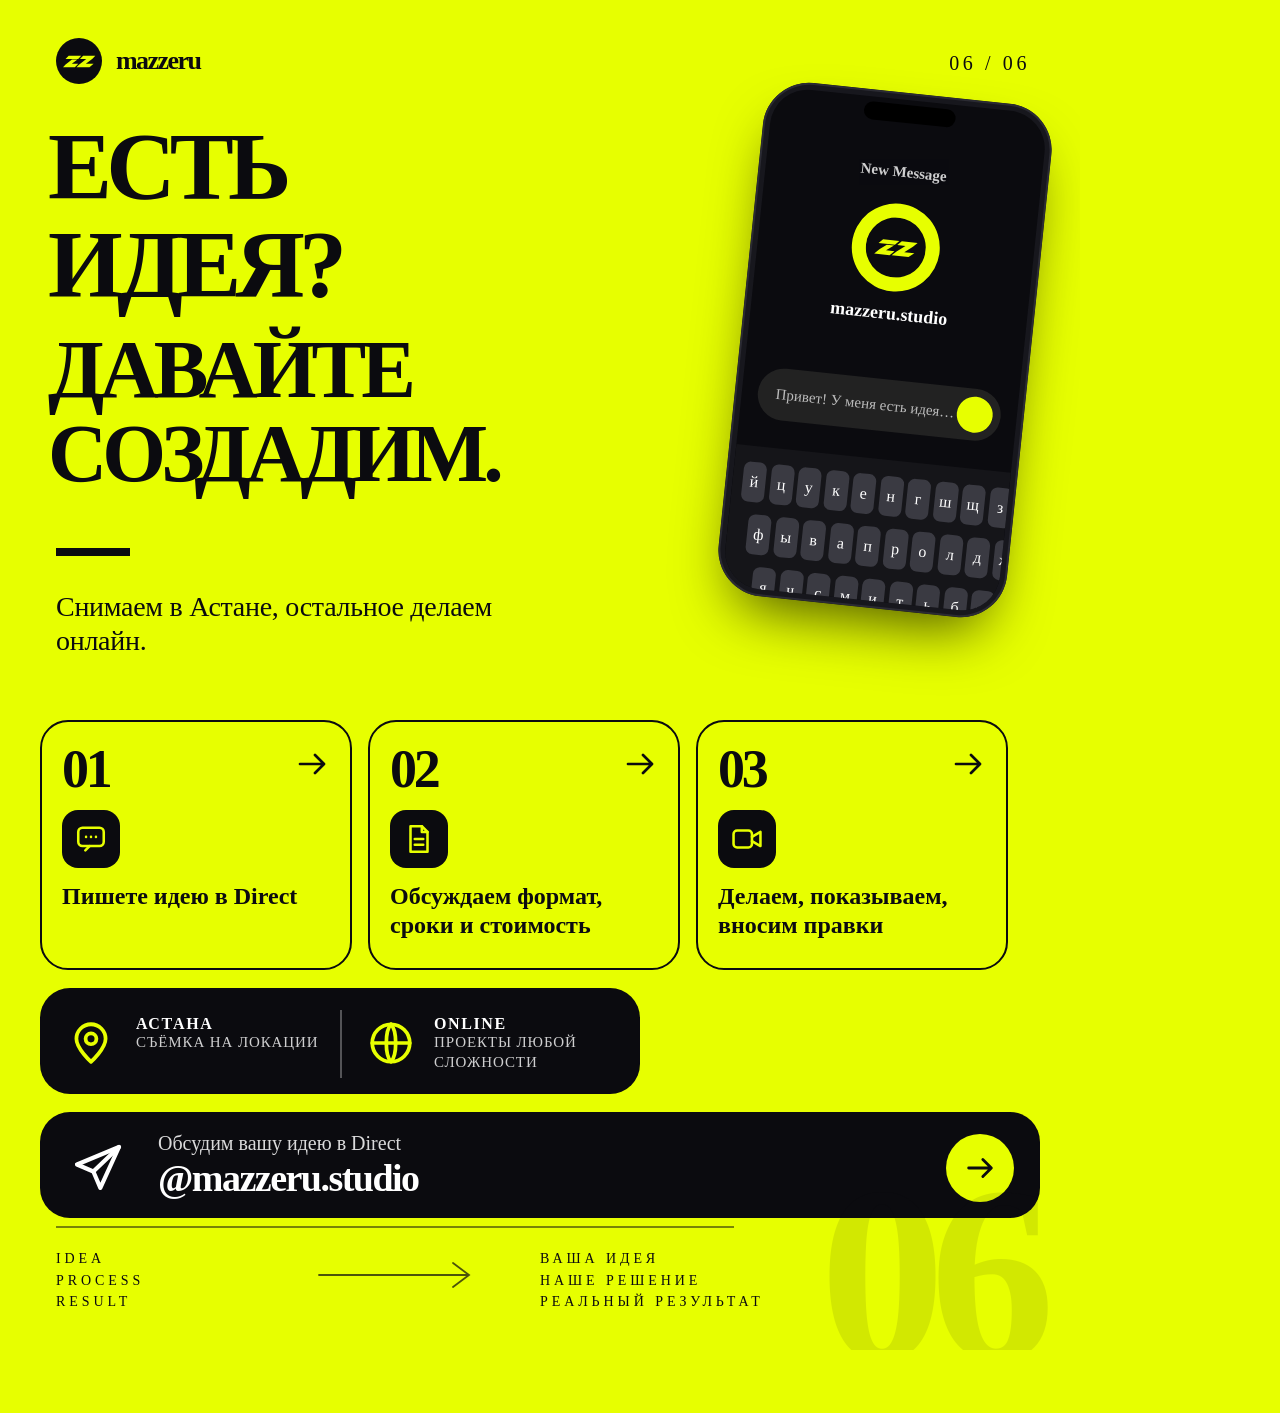
<file: brand/instagram/carousel/06-cta.html>
<html><head><meta charset='utf-8'><style>
@font-face { font-family: U; src: url('file:///C:/Users/USER/OneDrive/Desktop/Mazzeru/brand/fonts/Unbounded-ExtraBold.ttf'); font-weight: 800; }
@font-face { font-family: UM; src: url('file:///C:/Users/USER/OneDrive/Desktop/Mazzeru/brand/fonts/Unbounded-Medium.ttf'); font-weight: 500; }
@font-face { font-family: I; src: url('file:///C:/Users/USER/OneDrive/Desktop/Mazzeru/brand/fonts/InterTight.ttf'); font-weight: 100 900; }
* { margin: 0; padding: 0; box-sizing: border-box; }
html, body { width: 100%; height: 100%; overflow: hidden; }
body { font-family: I, sans-serif; -webkit-font-smoothing: antialiased; position: relative; width: 1080px; height: 1350px; }
.a { position: absolute; }
.h { font-family: U; font-weight: 800; line-height: .98; letter-spacing: -.045em; text-transform: uppercase; }
.lab { font-family: UM; font-size: 15px; letter-spacing: .28em; text-transform: uppercase; line-height: 1.9; }
.bar { position: absolute; width: 74px; height: 8px; background: #E7FF00; }
.p1 { font: 500 34px/1.22 I; letter-spacing: -.01em; }
.p1 b { font-weight: 800; }
.p2 { font: 400 26px/1.35 I; opacity: .78; }
.ghost { position: absolute; right: 40px; bottom: -50px; font: 800 250px/1 U; letter-spacing: -.06em; opacity: .09; }
.frame { position: absolute; overflow: hidden; background: #0B0B0F; box-shadow: 0 24px 50px -20px rgba(0,0,0,.6); }
.fshade { position: absolute; inset: 0; background: linear-gradient(to top, rgba(0,0,0,.72), transparent 55%); }
.play { position: absolute; left: 22px; bottom: 20px; width: 46px; height: 46px; border-radius: 50%; background: #E7FF00; display: grid; place-items: center; }
.play i { width: 0; height: 0; border-left: 14px solid #0B0B0F; border-top: 9px solid transparent; border-bottom: 9px solid transparent; margin-left: 4px; }
.ftime { position: absolute; left: 80px; bottom: 30px; font: 600 17px/1 I; color: #fff; }
.flabel { position: absolute; right: 20px; bottom: 22px; font-family: UM; color: #E7FF00; letter-spacing: .12em; text-align: right; line-height: 1.3; text-transform: uppercase; }
.card { position: absolute; border-radius: 30px; overflow: hidden; }
.shot { position: absolute; overflow: hidden; background: #fff; box-shadow: 0 18px 40px -16px rgba(0,0,0,.55); }
.shot img { width: 100%; height: 100%; object-fit: cover; display: block; }
.duo { background: #E7FF00; }
.duo img { filter: grayscale(1) contrast(1.25) brightness(1.05); mix-blend-mode: multiply; }
.laptop { position: absolute; }
.lscreen { background: #111; border: 9px solid #17171d; border-bottom-width: 12px; border-radius: 18px 18px 6px 6px; overflow: hidden; box-shadow: 0 30px 60px -20px rgba(0,0,0,.7); }
.lscreen img { width: 100%; height: 100%; object-fit: cover; object-position: top; display: block; }
.lbase { height: 15px; width: 112%; margin-left: -6%; background: linear-gradient(#cfcfd4, #8d8d94); border-radius: 0 0 22px 22px; }
.phone { position: absolute; background: #17171d; padding: 7px; box-shadow: 0 30px 60px -20px rgba(0,0,0,.7), inset 0 0 0 2px #2b2b33; }
.pscreen { width: 100%; height: 100%; overflow: hidden; background: #0B0B0F; position: relative; }
.notch { position: absolute; top: 12px; left: 50%; width: 32%; height: 18px; margin-left: -16%; background: #000; border-radius: 12px; }
.chip { position: absolute; border-radius: 26px; border: 2px solid rgba(255,255,255,.28); padding: 22px; }
.foot { position: absolute; left: 56px; right: 56px; bottom: 34px; height: 90px; }
.foot .lab { font-size: 14px; line-height: 1.55; }
.foot .line { position: absolute; left: 0; right: 30%; top: 0; height: 2px; background: currentColor; opacity: .5; }
body{background:#E7FF00}</style></head><body>
<div class="a" style="left:56px;top:38px;display:flex;align-items:center;gap:14px;color:#0B0B0F"><svg style="width:46px;height:46px;display:block" xmlns="http://www.w3.org/2000/svg" class="mk" viewBox="45 45 1160 1160"><circle cx="625" cy="625" r="580" fill="#0B0B0F"/><path d="M365 491 L681 491 L603 573 L285 573Z M447 587 L587 587 L443 697 L607 697 L521 783 L222 783 L292 710 L320 686Z" fill="#E7FF00"/><path d="M729 491 L1036 491 L965 566 L940 588 L797 697 L993 697 L889 783 L561 783 L630 716 L648 700 L808 573 L649 573Z" fill="#E7FF00"/></svg><span style="font:800 26px/1 U;letter-spacing:-.06em">mazzeru</span></div>
    <div class="a lab" style="right:50px;top:44px;color:#0B0B0F;font-size:20px;letter-spacing:.18em">06 / 06</div>
<div class="phone" style="left:740px;top:92px;width:290px;height:516.2px;border-radius:46.4px;transform:rotate(6deg)">
      <div class="pscreen" style="border-radius:37.7px"><div class="a" style="left:0;right:0;top:64px;text-align:center;color:#fff;font:600 15px I;opacity:.8">New Message</div>
 <div class="a" style="left:50%;top:104px;margin-left:-44px;width:88px;height:88px;border-radius:50%;background:#E7FF00;display:grid;place-items:center"><svg style="width:60px;height:60px;display:block" xmlns="http://www.w3.org/2000/svg" class="mk" viewBox="45 45 1160 1160"><circle cx="625" cy="625" r="580" fill="#0B0B0F"/><path d="M365 491 L681 491 L603 573 L285 573Z M447 587 L587 587 L443 697 L607 697 L521 783 L222 783 L292 710 L320 686Z" fill="#E7FF00"/><path d="M729 491 L1036 491 L965 566 L940 588 L797 697 L993 697 L889 783 L561 783 L630 716 L648 700 L808 573 L649 573Z" fill="#E7FF00"/></svg></div>
 <div class="a" style="left:0;right:0;top:204px;text-align:center;color:#fff;font:600 18px I">mazzeru.studio</div>
 <div class="a" style="left:16px;right:16px;top:280px;height:52px;border-radius:26px;background:#222;color:#bbb;font:400 15px/52px I;padding-left:18px">Привет! У меня есть идея…</div>
 <div class="a" style="right:24px;top:288px;width:36px;height:36px;border-radius:50%;background:#E7FF00"></div>
 <div class="a" style="left:0;right:0;top:360px;height:300px;background:#151519"></div><div class="a" style="left:10.0px;top:376px;width:23px;height:40px;border-radius:7px;background:#3a3a42;color:#fff;font:500 16px/40px I;text-align:center">й</div><div class="a" style="left:37.5px;top:376px;width:23px;height:40px;border-radius:7px;background:#3a3a42;color:#fff;font:500 16px/40px I;text-align:center">ц</div><div class="a" style="left:65.0px;top:376px;width:23px;height:40px;border-radius:7px;background:#3a3a42;color:#fff;font:500 16px/40px I;text-align:center">у</div><div class="a" style="left:92.5px;top:376px;width:23px;height:40px;border-radius:7px;background:#3a3a42;color:#fff;font:500 16px/40px I;text-align:center">к</div><div class="a" style="left:120.0px;top:376px;width:23px;height:40px;border-radius:7px;background:#3a3a42;color:#fff;font:500 16px/40px I;text-align:center">е</div><div class="a" style="left:147.5px;top:376px;width:23px;height:40px;border-radius:7px;background:#3a3a42;color:#fff;font:500 16px/40px I;text-align:center">н</div><div class="a" style="left:175.0px;top:376px;width:23px;height:40px;border-radius:7px;background:#3a3a42;color:#fff;font:500 16px/40px I;text-align:center">г</div><div class="a" style="left:202.5px;top:376px;width:23px;height:40px;border-radius:7px;background:#3a3a42;color:#fff;font:500 16px/40px I;text-align:center">ш</div><div class="a" style="left:230.0px;top:376px;width:23px;height:40px;border-radius:7px;background:#3a3a42;color:#fff;font:500 16px/40px I;text-align:center">щ</div><div class="a" style="left:257.5px;top:376px;width:23px;height:40px;border-radius:7px;background:#3a3a42;color:#fff;font:500 16px/40px I;text-align:center">з</div><div class="a" style="left:285.0px;top:376px;width:23px;height:40px;border-radius:7px;background:#3a3a42;color:#fff;font:500 16px/40px I;text-align:center">х</div><div class="a" style="left:20.0px;top:428px;width:23px;height:40px;border-radius:7px;background:#3a3a42;color:#fff;font:500 16px/40px I;text-align:center">ф</div><div class="a" style="left:47.5px;top:428px;width:23px;height:40px;border-radius:7px;background:#3a3a42;color:#fff;font:500 16px/40px I;text-align:center">ы</div><div class="a" style="left:75.0px;top:428px;width:23px;height:40px;border-radius:7px;background:#3a3a42;color:#fff;font:500 16px/40px I;text-align:center">в</div><div class="a" style="left:102.5px;top:428px;width:23px;height:40px;border-radius:7px;background:#3a3a42;color:#fff;font:500 16px/40px I;text-align:center">а</div><div class="a" style="left:130.0px;top:428px;width:23px;height:40px;border-radius:7px;background:#3a3a42;color:#fff;font:500 16px/40px I;text-align:center">п</div><div class="a" style="left:157.5px;top:428px;width:23px;height:40px;border-radius:7px;background:#3a3a42;color:#fff;font:500 16px/40px I;text-align:center">р</div><div class="a" style="left:185.0px;top:428px;width:23px;height:40px;border-radius:7px;background:#3a3a42;color:#fff;font:500 16px/40px I;text-align:center">о</div><div class="a" style="left:212.5px;top:428px;width:23px;height:40px;border-radius:7px;background:#3a3a42;color:#fff;font:500 16px/40px I;text-align:center">л</div><div class="a" style="left:240.0px;top:428px;width:23px;height:40px;border-radius:7px;background:#3a3a42;color:#fff;font:500 16px/40px I;text-align:center">д</div><div class="a" style="left:267.5px;top:428px;width:23px;height:40px;border-radius:7px;background:#3a3a42;color:#fff;font:500 16px/40px I;text-align:center">ж</div><div class="a" style="left:30.0px;top:480px;width:23px;height:40px;border-radius:7px;background:#3a3a42;color:#fff;font:500 16px/40px I;text-align:center">я</div><div class="a" style="left:57.5px;top:480px;width:23px;height:40px;border-radius:7px;background:#3a3a42;color:#fff;font:500 16px/40px I;text-align:center">ч</div><div class="a" style="left:85.0px;top:480px;width:23px;height:40px;border-radius:7px;background:#3a3a42;color:#fff;font:500 16px/40px I;text-align:center">с</div><div class="a" style="left:112.5px;top:480px;width:23px;height:40px;border-radius:7px;background:#3a3a42;color:#fff;font:500 16px/40px I;text-align:center">м</div><div class="a" style="left:140.0px;top:480px;width:23px;height:40px;border-radius:7px;background:#3a3a42;color:#fff;font:500 16px/40px I;text-align:center">и</div><div class="a" style="left:167.5px;top:480px;width:23px;height:40px;border-radius:7px;background:#3a3a42;color:#fff;font:500 16px/40px I;text-align:center">т</div><div class="a" style="left:195.0px;top:480px;width:23px;height:40px;border-radius:7px;background:#3a3a42;color:#fff;font:500 16px/40px I;text-align:center">ь</div><div class="a" style="left:222.5px;top:480px;width:23px;height:40px;border-radius:7px;background:#3a3a42;color:#fff;font:500 16px/40px I;text-align:center">б</div><div class="a" style="left:250.0px;top:480px;width:23px;height:40px;border-radius:7px;background:#3a3a42;color:#fff;font:500 16px/40px I;text-align:center">ю</div></div><i class="notch"></i></div>
<div class="a h" style="left:48px;top:118px;font-size:96px;color:#0B0B0F;letter-spacing:-.06em;line-height:1.02">Есть<br>идея?</div>
<div class="a h" style="left:48px;top:328px;font-size:82px;color:#0B0B0F;letter-spacing:-.06em;line-height:1.02">Давайте<br>создадим.</div>
<div class="bar" style="left:56px;top:548px;background:#0B0B0F"></div>
<div class="a p1" style="left:56px;top:590px;width:520px;color:#0B0B0F;font-size:28px">Снимаем в Астане, остальное делаем онлайн.</div>
<div class="a" style="left:40px;top:720px;width:312px;height:250px;border:2px solid #0B0B0F;border-radius:28px;padding:20px;color:#0B0B0F">
      <div class="h" style="font-size:54px;letter-spacing:-.06em;line-height:1">01</div>
      <div class="a" style="right:20px;top:24px"><svg viewBox="0 0 24 24" width="36" height="36" fill="none" stroke="#0B0B0F" stroke-width="1.8" stroke-linecap="round" stroke-linejoin="round"><path d="M4 12h15M14 6l6 6-6 6"/></svg></div>
      <div style="margin-top:14px;width:58px;height:58px;border-radius:16px;background:#0B0B0F;display:grid;place-items:center"><svg viewBox="0 0 24 24" width="34" height="34" fill="none" stroke="#E7FF00" stroke-width="1.8" stroke-linecap="round" stroke-linejoin="round" style="color:#E7FF00"><rect x="3" y="4" width="18" height="13" rx="3"/><path d="M8 20l3-3M8.5 10.5h.01M12 10.5h.01M15.5 10.5h.01"/></svg></div>
      <div style="margin-top:14px;font:600 24px/1.2 I">Пишете идею в Direct</div></div>
<div class="a" style="left:368px;top:720px;width:312px;height:250px;border:2px solid #0B0B0F;border-radius:28px;padding:20px;color:#0B0B0F">
      <div class="h" style="font-size:54px;letter-spacing:-.06em;line-height:1">02</div>
      <div class="a" style="right:20px;top:24px"><svg viewBox="0 0 24 24" width="36" height="36" fill="none" stroke="#0B0B0F" stroke-width="1.8" stroke-linecap="round" stroke-linejoin="round"><path d="M4 12h15M14 6l6 6-6 6"/></svg></div>
      <div style="margin-top:14px;width:58px;height:58px;border-radius:16px;background:#0B0B0F;display:grid;place-items:center"><svg viewBox="0 0 24 24" width="34" height="34" fill="none" stroke="#E7FF00" stroke-width="1.8" stroke-linecap="round" stroke-linejoin="round" style="color:#E7FF00"><path d="M6 3h8l4 4v14H6z"/><path d="M14 3v4h4M9 12h6M9 16h6"/></svg></div>
      <div style="margin-top:14px;font:600 24px/1.2 I">Обсуждаем формат, сроки и стоимость</div></div>
<div class="a" style="left:696px;top:720px;width:312px;height:250px;border:2px solid #0B0B0F;border-radius:28px;padding:20px;color:#0B0B0F">
      <div class="h" style="font-size:54px;letter-spacing:-.06em;line-height:1">03</div>
      <div class="a" style="right:20px;top:24px"><svg viewBox="0 0 24 24" width="36" height="36" fill="none" stroke="#0B0B0F" stroke-width="1.8" stroke-linecap="round" stroke-linejoin="round"><path d="M4 12h15M14 6l6 6-6 6"/></svg></div>
      <div style="margin-top:14px;width:58px;height:58px;border-radius:16px;background:#0B0B0F;display:grid;place-items:center"><svg viewBox="0 0 24 24" width="34" height="34" fill="none" stroke="#E7FF00" stroke-width="1.8" stroke-linecap="round" stroke-linejoin="round" style="color:#E7FF00"><rect x="2.5" y="6" width="13" height="12" rx="2.5"/><path d="M15.5 10.5 21.5 7v10l-6-3.5"/></svg></div>
      <div style="margin-top:14px;font:600 24px/1.2 I">Делаем, показываем, вносим правки</div></div>
<div class="a" style="left:40px;top:988px;width:600px;height:106px;background:#0B0B0F;border-radius:30px;color:#fff">
  <div class="a" style="left:26px;top:30px"><svg viewBox="0 0 24 24" width="50" height="50" fill="none" stroke="#E7FF00" stroke-width="1.8" stroke-linecap="round" stroke-linejoin="round" style="color:#E7FF00"><path d="M12 21s-7-6.2-7-11a7 7 0 0 1 14 0c0 4.8-7 11-7 11z"/><circle cx="12" cy="10" r="2.6"/></svg></div>
  <div class="a" style="left:96px;top:26px"><div class="lab" style="font-size:16px;color:#fff;letter-spacing:.1em;line-height:1.2;font-weight:700">АСТАНА</div><div style="font:400 15px/1.3 I;opacity:.8;letter-spacing:.06em">СЪЁМКА НА ЛОКАЦИИ</div></div>
  <div class="a" style="left:300px;top:22px;height:68px;border-left:2px solid rgba(255,255,255,.3)"></div>
  <div class="a" style="left:326px;top:30px"><svg viewBox="0 0 24 24" width="50" height="50" fill="none" stroke="#E7FF00" stroke-width="1.8" stroke-linecap="round" stroke-linejoin="round" style="color:#E7FF00"><circle cx="12" cy="12" r="9"/><path d="M3 12h18M12 3c3 3.2 3 14.8 0 18M12 3c-3 3.2-3 14.8 0 18"/></svg></div>
  <div class="a" style="left:394px;top:26px"><div class="lab" style="font-size:16px;color:#fff;letter-spacing:.1em;line-height:1.2;font-weight:700">ONLINE</div><div style="font:400 15px/1.3 I;opacity:.8;letter-spacing:.06em">ПРОЕКТЫ ЛЮБОЙ СЛОЖНОСТИ</div></div></div>
<div class="a" style="left:40px;top:1112px;width:1000px;height:106px;background:#0B0B0F;border-radius:30px;color:#fff">
  <div class="a" style="left:30px;top:28px"><svg viewBox="0 0 24 24" width="56" height="56" fill="none" stroke="#fff" stroke-width="1.8" stroke-linecap="round" stroke-linejoin="round" style="color:#fff"><path d="M21 3 3 10.5l7 3 3 7z"/><path d="M10 13.5 21 3"/></svg></div>
  <div class="a" style="left:118px;top:20px;font:400 20px I;opacity:.85">Обсудим вашу идею в Direct</div>
  <div class="a h" style="left:118px;top:48px;font-size:38px;letter-spacing:-.04em;text-transform:none">@mazzeru.studio</div>
  <div class="a" style="right:26px;top:22px;width:68px;height:68px;border-radius:50%;background:#E7FF00;display:grid;place-items:center"><svg viewBox="0 0 24 24" width="34" height="34" fill="none" stroke="#0B0B0F" stroke-width="2" stroke-linecap="round" stroke-linejoin="round"><path d="M4 12h15M14 6l6 6-6 6"/></svg></div></div>
<div class="ghost" style="color:#0B0B0F">06</div><div class="foot" style="color:#0B0B0F"><div class="line"></div>
      <div class="lab" style="position:absolute;left:0;top:22px">IDEA<br>PROCESS<br>RESULT</div><svg viewBox="0 0 160 30" width="160" height="30" style="position:absolute;left:27%;top:34px"><path d="M2 15h150M136 3l16 12-16 12" fill="none" stroke="#0B0B0F" stroke-width="1.8" stroke-linecap="round" opacity=".7"/></svg>
      <div class="lab" style="position:absolute;left:50%;top:22px;width:50%">Ваша идея<br>Наше решение<br>Реальный результат</div></div>
</body></html>
</file>
<file: assets/css/fonts.css>
/* cyrillic-ext */
@font-face {
  font-family: 'Inter Tight';
  font-style: normal;
  font-weight: 400;
  font-display: swap;
  src: url(../fonts/inter-tight-cyrillic-ext-400.woff2) format('woff2');
  unicode-range: U+0460-052F, U+1C80-1C8A, U+20B4, U+2DE0-2DFF, U+A640-A69F, U+FE2E-FE2F;
}
/* cyrillic */
@font-face {
  font-family: 'Inter Tight';
  font-style: normal;
  font-weight: 400;
  font-display: swap;
  src: url(../fonts/inter-tight-cyrillic-400.woff2) format('woff2');
  unicode-range: U+0301, U+0400-045F, U+0490-0491, U+04B0-04B1, U+2116;
}
/* latin-ext */
@font-face {
  font-family: 'Inter Tight';
  font-style: normal;
  font-weight: 400;
  font-display: swap;
  src: url(../fonts/inter-tight-latin-ext-400.woff2) format('woff2');
  unicode-range: U+0100-02BA, U+02BD-02C5, U+02C7-02CC, U+02CE-02D7, U+02DD-02FF, U+0304, U+0308, U+0329, U+1D00-1DBF, U+1E00-1E9F, U+1EF2-1EFF, U+2020, U+20A0-20AB, U+20AD-20C4, U+2113, U+2C60-2C7F, U+A720-A7FF;
}
/* latin */
@font-face {
  font-family: 'Inter Tight';
  font-style: normal;
  font-weight: 400;
  font-display: swap;
  src: url(../fonts/inter-tight-latin-400.woff2) format('woff2');
  unicode-range: U+0000-00FF, U+0131, U+0152-0153, U+02BB-02BC, U+02C6, U+02DA, U+02DC, U+0304, U+0308, U+0329, U+2000-206F, U+20AC, U+2122, U+2191, U+2193, U+2212, U+2215, U+FEFF, U+FFFD;
}
/* cyrillic-ext */
@font-face {
  font-family: 'Inter Tight';
  font-style: normal;
  font-weight: 500;
  font-display: swap;
  src: url(../fonts/inter-tight-cyrillic-ext-400.woff2) format('woff2');
  unicode-range: U+0460-052F, U+1C80-1C8A, U+20B4, U+2DE0-2DFF, U+A640-A69F, U+FE2E-FE2F;
}
/* cyrillic */
@font-face {
  font-family: 'Inter Tight';
  font-style: normal;
  font-weight: 500;
  font-display: swap;
  src: url(../fonts/inter-tight-cyrillic-400.woff2) format('woff2');
  unicode-range: U+0301, U+0400-045F, U+0490-0491, U+04B0-04B1, U+2116;
}
/* latin-ext */
@font-face {
  font-family: 'Inter Tight';
  font-style: normal;
  font-weight: 500;
  font-display: swap;
  src: url(../fonts/inter-tight-latin-ext-400.woff2) format('woff2');
  unicode-range: U+0100-02BA, U+02BD-02C5, U+02C7-02CC, U+02CE-02D7, U+02DD-02FF, U+0304, U+0308, U+0329, U+1D00-1DBF, U+1E00-1E9F, U+1EF2-1EFF, U+2020, U+20A0-20AB, U+20AD-20C4, U+2113, U+2C60-2C7F, U+A720-A7FF;
}
/* latin */
@font-face {
  font-family: 'Inter Tight';
  font-style: normal;
  font-weight: 500;
  font-display: swap;
  src: url(../fonts/inter-tight-latin-400.woff2) format('woff2');
  unicode-range: U+0000-00FF, U+0131, U+0152-0153, U+02BB-02BC, U+02C6, U+02DA, U+02DC, U+0304, U+0308, U+0329, U+2000-206F, U+20AC, U+2122, U+2191, U+2193, U+2212, U+2215, U+FEFF, U+FFFD;
}
/* cyrillic-ext */
@font-face {
  font-family: 'Inter Tight';
  font-style: normal;
  font-weight: 600;
  font-display: swap;
  src: url(../fonts/inter-tight-cyrillic-ext-400.woff2) format('woff2');
  unicode-range: U+0460-052F, U+1C80-1C8A, U+20B4, U+2DE0-2DFF, U+A640-A69F, U+FE2E-FE2F;
}
/* cyrillic */
@font-face {
  font-family: 'Inter Tight';
  font-style: normal;
  font-weight: 600;
  font-display: swap;
  src: url(../fonts/inter-tight-cyrillic-400.woff2) format('woff2');
  unicode-range: U+0301, U+0400-045F, U+0490-0491, U+04B0-04B1, U+2116;
}
/* latin-ext */
@font-face {
  font-family: 'Inter Tight';
  font-style: normal;
  font-weight: 600;
  font-display: swap;
  src: url(../fonts/inter-tight-latin-ext-400.woff2) format('woff2');
  unicode-range: U+0100-02BA, U+02BD-02C5, U+02C7-02CC, U+02CE-02D7, U+02DD-02FF, U+0304, U+0308, U+0329, U+1D00-1DBF, U+1E00-1E9F, U+1EF2-1EFF, U+2020, U+20A0-20AB, U+20AD-20C4, U+2113, U+2C60-2C7F, U+A720-A7FF;
}
/* latin */
@font-face {
  font-family: 'Inter Tight';
  font-style: normal;
  font-weight: 600;
  font-display: swap;
  src: url(../fonts/inter-tight-latin-400.woff2) format('woff2');
  unicode-range: U+0000-00FF, U+0131, U+0152-0153, U+02BB-02BC, U+02C6, U+02DA, U+02DC, U+0304, U+0308, U+0329, U+2000-206F, U+20AC, U+2122, U+2191, U+2193, U+2212, U+2215, U+FEFF, U+FFFD;
}
/* cyrillic-ext */
@font-face {
  font-family: 'Inter Tight';
  font-style: normal;
  font-weight: 700;
  font-display: swap;
  src: url(../fonts/inter-tight-cyrillic-ext-400.woff2) format('woff2');
  unicode-range: U+0460-052F, U+1C80-1C8A, U+20B4, U+2DE0-2DFF, U+A640-A69F, U+FE2E-FE2F;
}
/* cyrillic */
@font-face {
  font-family: 'Inter Tight';
  font-style: normal;
  font-weight: 700;
  font-display: swap;
  src: url(../fonts/inter-tight-cyrillic-400.woff2) format('woff2');
  unicode-range: U+0301, U+0400-045F, U+0490-0491, U+04B0-04B1, U+2116;
}
/* latin-ext */
@font-face {
  font-family: 'Inter Tight';
  font-style: normal;
  font-weight: 700;
  font-display: swap;
  src: url(../fonts/inter-tight-latin-ext-400.woff2) format('woff2');
  unicode-range: U+0100-02BA, U+02BD-02C5, U+02C7-02CC, U+02CE-02D7, U+02DD-02FF, U+0304, U+0308, U+0329, U+1D00-1DBF, U+1E00-1E9F, U+1EF2-1EFF, U+2020, U+20A0-20AB, U+20AD-20C4, U+2113, U+2C60-2C7F, U+A720-A7FF;
}
/* latin */
@font-face {
  font-family: 'Inter Tight';
  font-style: normal;
  font-weight: 700;
  font-display: swap;
  src: url(../fonts/inter-tight-latin-400.woff2) format('woff2');
  unicode-range: U+0000-00FF, U+0131, U+0152-0153, U+02BB-02BC, U+02C6, U+02DA, U+02DC, U+0304, U+0308, U+0329, U+2000-206F, U+20AC, U+2122, U+2191, U+2193, U+2212, U+2215, U+FEFF, U+FFFD;
}
/* cyrillic-ext */
@font-face {
  font-family: 'Inter Tight';
  font-style: normal;
  font-weight: 800;
  font-display: swap;
  src: url(../fonts/inter-tight-cyrillic-ext-400.woff2) format('woff2');
  unicode-range: U+0460-052F, U+1C80-1C8A, U+20B4, U+2DE0-2DFF, U+A640-A69F, U+FE2E-FE2F;
}
/* cyrillic */
@font-face {
  font-family: 'Inter Tight';
  font-style: normal;
  font-weight: 800;
  font-display: swap;
  src: url(../fonts/inter-tight-cyrillic-400.woff2) format('woff2');
  unicode-range: U+0301, U+0400-045F, U+0490-0491, U+04B0-04B1, U+2116;
}
/* latin-ext */
@font-face {
  font-family: 'Inter Tight';
  font-style: normal;
  font-weight: 800;
  font-display: swap;
  src: url(../fonts/inter-tight-latin-ext-400.woff2) format('woff2');
  unicode-range: U+0100-02BA, U+02BD-02C5, U+02C7-02CC, U+02CE-02D7, U+02DD-02FF, U+0304, U+0308, U+0329, U+1D00-1DBF, U+1E00-1E9F, U+1EF2-1EFF, U+2020, U+20A0-20AB, U+20AD-20C4, U+2113, U+2C60-2C7F, U+A720-A7FF;
}
/* latin */
@font-face {
  font-family: 'Inter Tight';
  font-style: normal;
  font-weight: 800;
  font-display: swap;
  src: url(../fonts/inter-tight-latin-400.woff2) format('woff2');
  unicode-range: U+0000-00FF, U+0131, U+0152-0153, U+02BB-02BC, U+02C6, U+02DA, U+02DC, U+0304, U+0308, U+0329, U+2000-206F, U+20AC, U+2122, U+2191, U+2193, U+2212, U+2215, U+FEFF, U+FFFD;
}
/* cyrillic-ext */
@font-face {
  font-family: 'Inter Tight';
  font-style: normal;
  font-weight: 900;
  font-display: swap;
  src: url(../fonts/inter-tight-cyrillic-ext-400.woff2) format('woff2');
  unicode-range: U+0460-052F, U+1C80-1C8A, U+20B4, U+2DE0-2DFF, U+A640-A69F, U+FE2E-FE2F;
}
/* cyrillic */
@font-face {
  font-family: 'Inter Tight';
  font-style: normal;
  font-weight: 900;
  font-display: swap;
  src: url(../fonts/inter-tight-cyrillic-400.woff2) format('woff2');
  unicode-range: U+0301, U+0400-045F, U+0490-0491, U+04B0-04B1, U+2116;
}
/* latin-ext */
@font-face {
  font-family: 'Inter Tight';
  font-style: normal;
  font-weight: 900;
  font-display: swap;
  src: url(../fonts/inter-tight-latin-ext-400.woff2) format('woff2');
  unicode-range: U+0100-02BA, U+02BD-02C5, U+02C7-02CC, U+02CE-02D7, U+02DD-02FF, U+0304, U+0308, U+0329, U+1D00-1DBF, U+1E00-1E9F, U+1EF2-1EFF, U+2020, U+20A0-20AB, U+20AD-20C4, U+2113, U+2C60-2C7F, U+A720-A7FF;
}
/* latin */
@font-face {
  font-family: 'Inter Tight';
  font-style: normal;
  font-weight: 900;
  font-display: swap;
  src: url(../fonts/inter-tight-latin-400.woff2) format('woff2');
  unicode-range: U+0000-00FF, U+0131, U+0152-0153, U+02BB-02BC, U+02C6, U+02DA, U+02DC, U+0304, U+0308, U+0329, U+2000-206F, U+20AC, U+2122, U+2191, U+2193, U+2212, U+2215, U+FEFF, U+FFFD;
}
/* cyrillic-ext */
@font-face {
  font-family: 'Unbounded';
  font-style: normal;
  font-weight: 700;
  font-display: swap;
  src: url(../fonts/unbounded-cyrillic-ext-700.woff2) format('woff2');
  unicode-range: U+0460-052F, U+1C80-1C8A, U+20B4, U+2DE0-2DFF, U+A640-A69F, U+FE2E-FE2F;
}
/* cyrillic */
@font-face {
  font-family: 'Unbounded';
  font-style: normal;
  font-weight: 700;
  font-display: swap;
  src: url(../fonts/unbounded-cyrillic-700.woff2) format('woff2');
  unicode-range: U+0301, U+0400-045F, U+0490-0491, U+04B0-04B1, U+2116;
}
/* latin-ext */
@font-face {
  font-family: 'Unbounded';
  font-style: normal;
  font-weight: 700;
  font-display: swap;
  src: url(../fonts/unbounded-latin-ext-700.woff2) format('woff2');
  unicode-range: U+0100-02BA, U+02BD-02C5, U+02C7-02CC, U+02CE-02D7, U+02DD-02FF, U+0304, U+0308, U+0329, U+1D00-1DBF, U+1E00-1E9F, U+1EF2-1EFF, U+2020, U+20A0-20AB, U+20AD-20C4, U+2113, U+2C60-2C7F, U+A720-A7FF;
}
/* latin */
@font-face {
  font-family: 'Unbounded';
  font-style: normal;
  font-weight: 700;
  font-display: swap;
  src: url(../fonts/unbounded-latin-700.woff2) format('woff2');
  unicode-range: U+0000-00FF, U+0131, U+0152-0153, U+02BB-02BC, U+02C6, U+02DA, U+02DC, U+0304, U+0308, U+0329, U+2000-206F, U+20AC, U+2122, U+2191, U+2193, U+2212, U+2215, U+FEFF, U+FFFD;
}
/* cyrillic-ext */
@font-face {
  font-family: 'Unbounded';
  font-style: normal;
  font-weight: 800;
  font-display: swap;
  src: url(../fonts/unbounded-cyrillic-ext-700.woff2) format('woff2');
  unicode-range: U+0460-052F, U+1C80-1C8A, U+20B4, U+2DE0-2DFF, U+A640-A69F, U+FE2E-FE2F;
}
/* cyrillic */
@font-face {
  font-family: 'Unbounded';
  font-style: normal;
  font-weight: 800;
  font-display: swap;
  src: url(../fonts/unbounded-cyrillic-700.woff2) format('woff2');
  unicode-range: U+0301, U+0400-045F, U+0490-0491, U+04B0-04B1, U+2116;
}
/* latin-ext */
@font-face {
  font-family: 'Unbounded';
  font-style: normal;
  font-weight: 800;
  font-display: swap;
  src: url(../fonts/unbounded-latin-ext-700.woff2) format('woff2');
  unicode-range: U+0100-02BA, U+02BD-02C5, U+02C7-02CC, U+02CE-02D7, U+02DD-02FF, U+0304, U+0308, U+0329, U+1D00-1DBF, U+1E00-1E9F, U+1EF2-1EFF, U+2020, U+20A0-20AB, U+20AD-20C4, U+2113, U+2C60-2C7F, U+A720-A7FF;
}
/* latin */
@font-face {
  font-family: 'Unbounded';
  font-style: normal;
  font-weight: 800;
  font-display: swap;
  src: url(../fonts/unbounded-latin-700.woff2) format('woff2');
  unicode-range: U+0000-00FF, U+0131, U+0152-0153, U+02BB-02BC, U+02C6, U+02DA, U+02DC, U+0304, U+0308, U+0329, U+2000-206F, U+20AC, U+2122, U+2191, U+2193, U+2212, U+2215, U+FEFF, U+FFFD;
}
</file>
<file: assets/css/style.css>
/* ==========================================================
   MAZZERU — BOLD
   Палитра: Warm White #FAF8F2 · Cobalt Blue #0047FF · Acid Yellow #E7FF00
   Шрифты: Unbounded (логотип, акценты), Inter Tight (заголовки и текст)
   ========================================================== */

:root {
  --bg: #faf8f2;
  --surface: #ffffff;
  --surface-2: #f0ede3;
  --ink: #0b0b0f;
  --muted: #5d5c66;
  --line: rgba(11, 11, 15, 0.1);
  --line-2: rgba(11, 11, 15, 0.2);

  --blue: #0047ff;
  --blue-deep: #0033c4;
  --yellow: #e7ff00;
  --on-yellow: #0b0b0f;

  --radius: 28px;
  --radius-sm: 18px;
  --ease: cubic-bezier(.22, 1, .36, 1);
  --wrap: 1320px;
  --pad: clamp(16px, 3vw, 32px);

  --f-logo: "Unbounded", "Inter Tight", sans-serif;
  --f-display: "Inter Tight", system-ui, sans-serif;
  --f-body: "Inter Tight", system-ui, sans-serif;
  color-scheme: light;
}

:root[data-theme="dark"] {
  --bg: #0a0a0d;
  --surface: #141418;
  --surface-2: #1d1d23;
  --ink: #f5f3ec;
  --muted: #a09ea8;
  --line: rgba(255, 255, 255, 0.1);
  --line-2: rgba(255, 255, 255, 0.2);
  --blue: #2e66ff;
  --blue-deep: #1a4ee6;
  color-scheme: dark;
}

* { box-sizing: border-box; margin: 0; padding: 0; }
html { scroll-behavior: smooth; scroll-padding-top: 90px; }
body {
  background: var(--bg);
  color: var(--ink);
  font-family: var(--f-body);
  font-size: 17px;
  line-height: 1.55;
  -webkit-font-smoothing: antialiased;
  overflow-x: hidden;
  transition: background .4s, color .4s;
}
body.menu-open { overflow: hidden; }
::selection { background: var(--yellow); color: #0b0b0f; }
img, video { display: block; max-width: 100%; }
a { color: inherit; text-decoration: none; }
button { font: inherit; color: inherit; background: none; border: 0; cursor: pointer; }
h1, h2, h3 { font-family: var(--f-display); font-weight: 900; line-height: .98; letter-spacing: -0.035em; }
/* у казахских Қ, Ң, Ұ, Й, І выносные элементы — чуть больше воздуха между строками */
:root[lang="kk"] h1, :root[lang="kk"] h2, :root[lang="kk"] h3 { line-height: 1.08; }
svg { flex-shrink: 0; }
:focus-visible { outline: 3px solid var(--blue); outline-offset: 3px; border-radius: 10px; }
.wrap { width: 100%; max-width: var(--wrap); margin: 0 auto; padding: 0 var(--pad); }

/* Разреженные подписи — фирменный приём */
.label { font-family: var(--f-display); font-size: 12px; font-weight: 700; letter-spacing: .32em; text-transform: uppercase; }
.label--muted { color: var(--muted); }

/* ---------- Логотип ---------- */
.mark { width: 36px; height: 36px; display: block; }
.mk-bg { fill: var(--blue); }
.mk-z { fill: #fff; }
.wordmark { font-family: var(--f-logo); font-weight: 800; letter-spacing: -0.06em; color: var(--blue); line-height: 1; }
.logo { display: inline-flex; align-items: center; gap: 10px; }
.logo .wordmark { font-size: 24px; }
:root[data-theme="dark"] .logo .wordmark { color: var(--ink); }

/* ---------- Интро (в стиле Higgsfield) ---------- */
.intro {
  position: fixed; inset: 0; z-index: 300;
  display: grid; place-items: center;
  background: var(--blue); color: #fff;
  overflow: hidden;
  will-change: transform;
  animation: introFail .4s 3s forwards;   /* если скрипты не загрузились */
}
@keyframes introFail { to { transform: translateY(-100%); visibility: hidden; } }
.intro-seen .intro { display: none; }
.intro-stage { position: relative; z-index: 2; display: flex; align-items: center; gap: clamp(12px, 1.8vw, 24px); }
.intro-mark { width: clamp(72px, 10vw, 140px); height: auto; will-change: transform; }
.intro-mark .mk-bg { fill: #fff; }
.intro-mark .mk-z { fill: var(--blue); }
.intro-word { display: flex; font-family: var(--f-logo); font-weight: 800; font-size: clamp(46px, 10vw, 150px); letter-spacing: -0.06em; line-height: 1; overflow: hidden; padding: .06em .02em .1em; }
.intro-word span { display: inline-block; will-change: transform; }
.intro-tag { position: absolute; z-index: 2; left: 50%; bottom: 8vh; transform: translateX(-50%); white-space: nowrap; color: rgba(255,255,255,.75); }
.intro-slash { position: absolute; z-index: 1; left: -20%; top: 50%; width: 140%; height: 18vh; margin-top: -9vh; background: var(--yellow); transform: rotate(-32deg) scaleX(0); transform-origin: left center; will-change: transform; }

/* Переход между страницами — на CSS, без зависаний */
.wipe { position: fixed; inset: 0; z-index: 250; display: grid; place-items: center; background: var(--blue); transform: translateY(100%); pointer-events: none; }
.wipe svg { width: 96px; height: 96px; will-change: transform; animation: wipePulse .9s ease-in-out infinite; }
@keyframes wipePulse { 50% { transform: scale(.84) rotate(-10deg); } }
.wipe .mk-bg { fill: #fff; } .wipe .mk-z { fill: var(--blue); }
.wipe.in { transform: none; transition: transform .32s cubic-bezier(.7, 0, .2, 1); pointer-events: auto; }
/* новая страница: шторка уезжает сама, на CSS, не дожидаясь скриптов */
.wiping .wipe { transform: none; will-change: transform; animation: wipeOut .55s cubic-bezier(.7, 0, .2, 1) .08s forwards; }
@keyframes wipeOut { to { transform: translateY(-100%); visibility: hidden; } }

/* Прогресс прокрутки и курсор */
.progress { position: fixed; top: 0; left: 0; right: 0; height: 3px; z-index: 120; transform-origin: 0 50%; transform: scaleX(0); background: var(--blue); }
.cursor { position: fixed; top: 0; left: 0; z-index: 400; width: 14px; height: 14px; border-radius: 50%; background: var(--yellow); border: 2px solid #0b0b0f; pointer-events: none; transition: width .3s var(--ease), height .3s var(--ease); display: grid; place-items: center; }
.cursor.hover { width: 44px; height: 44px; }
.cursor.view { width: 96px; height: 96px; }
.cursor.view::after { content: attr(data-label); font: 800 10.5px var(--f-display); letter-spacing: .18em; text-transform: uppercase; color: #0b0b0f; }
@media (hover: none), (pointer: coarse) { .cursor { display: none; } }

/* ---------- Шапка ---------- */
.header {
  position: sticky; top: 0; z-index: 100;
  background: color-mix(in srgb, var(--bg) 82%, transparent);
  backdrop-filter: blur(16px) saturate(1.4);
  border-bottom: 1px solid transparent;
  transition: border-color .3s, background .4s;
}
.header.scrolled { border-bottom-color: var(--line); }
.header .wrap { display: flex; align-items: center; justify-content: space-between; gap: 20px; height: 76px; }
.nav { display: flex; gap: 34px; }
.nav a { position: relative; font-size: 11.5px; font-weight: 700; letter-spacing: .24em; text-transform: uppercase; padding: 6px 0; }
.nav a::after { content: ""; position: absolute; left: 0; right: 0; bottom: 0; height: 2px; background: var(--blue); transform: scaleX(0); transform-origin: right; transition: transform .4s var(--ease); }
.nav a:hover::after, .nav a.active::after { transform: scaleX(1); transform-origin: left; }
.nav a.active { color: var(--blue); }
.header-actions { display: flex; align-items: center; gap: 8px; }

.lang { display: flex; padding: 3px; border-radius: 999px; border: 1px solid var(--line-2); }
.lang button { height: 32px; min-width: 40px; padding: 0 9px; border-radius: 999px; font-size: 11px; font-weight: 800; letter-spacing: .12em; color: var(--muted); transition: all .3s var(--ease); }
.lang button:hover { color: var(--ink); }
.lang button.active { background: var(--ink); color: var(--bg); }

.icon-btn { width: 40px; height: 40px; display: grid; place-items: center; border-radius: 50%; border: 1px solid var(--line-2); transition: transform .5s var(--ease), background .3s, color .3s; }
.icon-btn:hover { background: var(--ink); color: var(--bg); transform: rotate(-20deg); }
.icon-btn svg { width: 18px; height: 18px; }
.theme-sun { display: none; }
:root[data-theme="dark"] .theme-sun { display: block; }
:root[data-theme="dark"] .theme-moon { display: none; }

.burger { display: none; position: relative; z-index: 110; width: 44px; height: 44px; border-radius: 50%; background: var(--ink); color: var(--bg); place-items: center; }
.burger i { display: block; width: 18px; height: 2px; background: currentColor; position: relative; transition: background .3s; }
.burger i::before, .burger i::after { content: ""; position: absolute; left: 0; width: 18px; height: 2px; background: currentColor; transition: transform .4s var(--ease); }
.burger i::before { top: -6px; } .burger i::after { top: 6px; }
.menu-open .burger { background: var(--yellow); color: #0b0b0f; }
.menu-open .burger i { background: transparent; }
.menu-open .burger i::before { transform: translateY(6px) rotate(45deg); }
.menu-open .burger i::after { transform: translateY(-6px) rotate(-45deg); }

/* Мобильное меню */
.menu-open .header { z-index: 110; background: transparent; backdrop-filter: none; border-color: transparent; }
.menu-open .header .wordmark { color: #fff; }
.menu-open .header .mk-bg { fill: #fff; }
.menu-open .header .mk-z { fill: var(--blue); }
.menu-open
.menu-open .header .icon-btn { color: #fff; border-color: rgba(255,255,255,.4); }
.mmenu {
  position: fixed; inset: 0; z-index: 105;
  display: flex; flex-direction: column; justify-content: flex-start; gap: 28px;
  padding: 96px var(--pad) 32px; overflow-y: auto;
  background: var(--blue); color: #fff;
  clip-path: circle(0 at calc(100% - 44px) 36px);
  transition: clip-path .7s var(--ease), visibility .7s;
  visibility: hidden;
}
.menu-open .mmenu { clip-path: circle(150% at calc(100% - 44px) 36px); visibility: visible; }
.mmenu nav { display: grid; gap: 4px; margin-top: auto; }
.mmenu nav a { font-family: var(--f-display); font-weight: 900; font-size: clamp(32px, 10vw, 64px); letter-spacing: -0.04em; line-height: 1.05; text-transform: uppercase; }
.mmenu nav a.active { color: var(--yellow); }
.mmenu-row { display: flex; align-items: center; justify-content: space-between; gap: 12px; flex-wrap: wrap; }
.mmenu .lang { border-color: rgba(255,255,255,.35); }
.mmenu .lang button { color: rgba(255,255,255,.7); }
.mmenu .lang button.active { background: #fff; color: var(--blue); }

/* ---------- Кнопки ---------- */
.btn {
  display: inline-flex; align-items: center; gap: 14px;
  height: 56px; padding: 0 10px 0 28px;
  border-radius: 999px;
  font-size: 12.5px; font-weight: 800; letter-spacing: .2em; text-transform: uppercase; white-space: nowrap;
  background: var(--yellow); color: #0b0b0f;
  transition: box-shadow .4s var(--ease), background .3s;
}
.btn .arr { width: 38px; height: 38px; border-radius: 50%; display: grid; place-items: center; background: #0b0b0f; color: var(--yellow); transition: transform .5s var(--ease); }
.btn .arr svg { width: 17px; height: 17px; }
.btn:hover { box-shadow: 0 16px 40px -14px rgba(120, 140, 0, .8); }
.btn:hover .arr { transform: rotate(-45deg); }
.btn--sm { height: 44px; padding: 0 7px 0 20px; font-size: 11px; gap: 10px; }
.btn--sm .arr { width: 30px; height: 30px; }
.btn--blue { background: var(--blue); color: #fff; }
.btn--blue .arr { background: var(--yellow); color: #0b0b0f; }
.btn--dark { background: var(--ink); color: var(--bg); }
.btn--dark .arr { background: var(--yellow); color: #0b0b0f; }
.link-arrow { display: inline-flex; align-items: center; gap: 8px; font-size: 12px; font-weight: 800; letter-spacing: .2em; text-transform: uppercase; border-bottom: 2px solid currentColor; padding-bottom: 4px; transition: gap .3s var(--ease), color .3s; }
.link-arrow svg { width: 16px; height: 16px; }
.link-arrow:hover { gap: 14px; color: var(--blue); }

/* ---------- Hero ---------- */
.hero { position: relative; padding: clamp(24px, 4vw, 48px) 0 clamp(40px, 6vw, 80px); overflow: hidden; }
.hero .wrap { display: grid; grid-template-columns: minmax(0, 1.08fr) minmax(0, 1fr); gap: clamp(24px, 4vw, 60px); align-items: center; }
.hero-eyebrow { display: inline-flex; align-items: center; gap: 10px; margin-bottom: 26px; font-size: 15px; font-weight: 600; color: var(--muted); }
.hero-eyebrow .mini svg { width: 24px; height: 24px; display: block; }
.hero-eyebrow .sep { width: 18px; height: 1.5px; background: var(--line-2); }
.hero-eyebrow .clock { font-variant-numeric: tabular-nums; color: var(--ink); }
.crumbs a { color: var(--muted); transition: color .3s; }
.crumbs a:hover { color: var(--blue); }
.crumbs > span:last-child { color: var(--ink); }
.hero-text { container-type: inline-size; min-width: 0; }
.hero h1 { font-size: clamp(38px, 12cqi, 150px); text-transform: uppercase; margin-bottom: 26px; }
.hero h1 em, .h2 em { font-style: normal; color: var(--blue); }
.hero h1 .line { display: block; overflow: hidden; padding: .16em 0 .14em; margin: -.16em 0 -.14em; }
.hero h1 .line > span { display: inline-block; }
.hero-tag { margin-bottom: 22px; }
.hero-lead { font-size: clamp(16px, 1.3vw, 19px); color: var(--muted); max-width: 520px; margin-bottom: 34px; }
.hero-actions { display: flex; flex-wrap: wrap; align-items: center; gap: 20px 28px; }

.hero-visual { position: relative; isolation: isolate; aspect-ratio: 1; width: 100%; max-width: 600px; justify-self: end; }
.hero-circle { position: absolute; inset: 6%; border-radius: 50%; overflow: hidden; background: radial-gradient(circle at 32% 28%, #3a78ff, var(--blue) 55%, #0033c4); }
.ring { position: absolute; border-radius: 50%; border: 1.5px dashed rgba(255,255,255,.28); }
.ring.r1 { inset: 12%; animation: spin 40s linear infinite; }
.ring.r2 { inset: 26%; border-style: solid; border-color: rgba(255,255,255,.14); }
.ring.r3 { inset: 38%; border-color: rgba(231,255,0,.5); animation: spin 22s linear infinite reverse; }
.ring-text { position: absolute; inset: 0; width: 100%; height: 100%; animation: spin 30s linear infinite; }
.ring-text text { fill: rgba(255,255,255,.85); font: 800 9.2px var(--f-display); letter-spacing: .32em; }
.core { position: absolute; left: 50%; top: 50%; width: 18%; translate: -50% -50%; animation: float 6s ease-in-out infinite; }
.core svg { width: 100%; height: auto; display: block; }
.core .mk-bg { fill: #fff; } .core .mk-z { fill: var(--blue); }
@keyframes spin { to { transform: rotate(360deg); } }
/* анимации вне экрана стоят на паузе */
.is-off, .is-off * { animation-play-state: paused !important; }
.hero-sun { position: absolute; width: 50%; aspect-ratio: 1; border-radius: 50%; background: var(--yellow); left: -4%; bottom: -12%; z-index: -1; }
@keyframes float { 50% { transform: translateY(-10px); } }

/* Карточки «студийной консоли» */
.vis { scale: var(--vs, 1); position: absolute; z-index: 3; border-radius: 18px; box-shadow: 0 30px 60px -28px rgba(0, 20, 90, .55); will-change: transform; }
.vis-prompt { left: -6%; top: 14%; width: 50%; padding: 16px; background: var(--surface); color: var(--ink); animation: float 7s ease-in-out infinite; }
.vp-head { display: flex; align-items: center; gap: 8px; font-size: 12px; font-weight: 800; letter-spacing: .08em; text-transform: uppercase; margin-bottom: 10px; }
.vp-ico { width: 26px; height: 26px; border-radius: 8px; display: grid; place-items: center; background: var(--blue); color: var(--yellow); }
.vp-ico svg { width: 15px; height: 15px; }
.vp-live { margin-left: auto; width: 8px; height: 8px; border-radius: 50%; background: #1ec26b; box-shadow: 0 0 0 3px rgba(30,194,107,.2); }
.vp-text { font-size: 14px; line-height: 1.4; min-height: 3.9em; font-weight: 500; }
.caret { display: inline-block; width: 2px; height: 1.05em; margin-left: 2px; vertical-align: -2px; background: var(--blue); animation: blink 1s steps(1) infinite; }
@keyframes blink { 50% { opacity: 0; } }
.vp-bar { height: 6px; border-radius: 6px; background: var(--surface-2); overflow: hidden; margin: 10px 0 6px; }
.vp-bar i { display: block; height: 100%; width: 100%; transform: scaleX(0); transform-origin: left; border-radius: 6px; background: linear-gradient(90deg, var(--blue), #6e9bff); }
.vp-foot { display: flex; justify-content: space-between; font-size: 11.5px; font-weight: 700; color: var(--muted); }
.vp-foot b { color: var(--ink); font-variant-numeric: tabular-nums; }
.vp-frames { display: grid; grid-template-columns: repeat(4, 1fr); gap: 6px; margin-top: 10px; }
.vp-frames i { aspect-ratio: 1; border-radius: 8px; background: var(--surface-2); transition: background .5s; }
.vp-frames i.on:nth-child(1) { background: linear-gradient(135deg, #ffb46b, #ff6b8b); }
.vp-frames i.on:nth-child(2) { background: linear-gradient(135deg, #6e9bff, #0047ff); }
.vp-frames i.on:nth-child(3) { background: linear-gradient(135deg, #e7ff00, #7bd88f); }
.vp-frames i.on:nth-child(4) { background: linear-gradient(135deg, #0b0b0f, #3a3a55); }

.vis-phone { right: 2%; top: 4%; width: 30%; aspect-ratio: 9 / 18; padding: 6px; border-radius: 26px; background: #0b0b0f; animation: float 8s ease-in-out infinite -2s; }
.ph-screen { position: relative; width: 100%; height: 100%; border-radius: 21px; overflow: hidden; background: #111; color: #fff; }
.ph-screen > img { position: absolute; inset: 0; width: 100%; height: 100%; object-fit: cover; object-position: top; }
.ph-footage { position: absolute; inset: 0; background: linear-gradient(160deg, #0b0b0f, #0047ff 35%, #6e9bff 55%, #e7ff00 80%, #ff8a4c); background-size: 100% 300%; animation: footage 7s ease-in-out infinite alternate; }
.ph-footage::after { content: ""; position: absolute; left: 20%; right: 20%; bottom: 18%; height: 34%; border-radius: 50% 50% 0 0; background: rgba(11,11,15,.55); filter: blur(2px); }
@keyframes footage { to { background-position: 0 100%; } }
.ph-top { position: absolute; top: 10px; left: 10px; right: 10px; display: flex; justify-content: space-between; font-size: 10px; font-weight: 800; letter-spacing: .06em; font-variant-numeric: tabular-nums; }
.rec { display: inline-flex; align-items: center; gap: 4px; }
.rec i { width: 7px; height: 7px; border-radius: 50%; background: #ff3b3b; animation: blink 1.2s steps(1) infinite; }
.ph-play { position: absolute; left: 50%; top: 50%; translate: -50% -50%; width: 40px; height: 40px; border-radius: 50%; display: grid; place-items: center; background: rgba(255,255,255,.25); backdrop-filter: blur(6px); }
.ph-play svg { width: 16px; height: 16px; margin-left: 2px; }
.ph-bottom { position: absolute; left: 10px; right: 10px; bottom: 16px; display: flex; justify-content: space-between; align-items: center; font-size: 11px; }
.ph-like em { font-style: normal; font-weight: 800; }
.ph-prog { position: absolute; left: 10px; right: 10px; bottom: 8px; height: 3px; border-radius: 3px; background: rgba(255,255,255,.3); overflow: hidden; }
.ph-prog i { display: block; height: 100%; width: 100%; transform-origin: left; background: var(--yellow); animation: prog 6s linear infinite; }
@keyframes prog { from { transform: scaleX(0); } to { transform: scaleX(1); } }

.vis-browser { left: 8%; bottom: 2%; width: 58%; overflow: hidden; background: var(--surface); rotate: -3deg; animation: float 9s ease-in-out infinite -4s; }
.browser-bar { display: flex; align-items: center; gap: 6px; padding: 9px 12px; background: var(--surface-2); }
.browser-bar i { width: 8px; height: 8px; border-radius: 50%; background: var(--line-2); }
.browser-bar .url { margin-left: 10px; padding: 2px 10px; border-radius: 6px; background: var(--surface); font-size: 10px; font-weight: 700; color: var(--muted); }
.vb-body { position: relative; display: grid; grid-template-columns: 1.2fr 1fr; gap: 10px; padding: 12px; aspect-ratio: 16 / 9; }
.vb-body > img { position: absolute; inset: 0; width: 100%; height: 100%; object-fit: cover; object-position: top; }
.sk { display: flex; flex-direction: column; gap: 6px; }
.sk b { display: block; border-radius: 4px; background: var(--surface-2); position: relative; overflow: hidden; }
.sk b::after, .sk-img::after { content: ""; position: absolute; inset: 0; background: linear-gradient(90deg, transparent, rgba(255,255,255,.6), transparent); translate: -100% 0; animation: shimmer 2.4s ease-in-out infinite; }
@keyframes shimmer { to { translate: 100% 0; } }
.sk-nav { height: 6px; width: 40%; }
.sk-h { height: 12px; background: var(--ink) !important; }
.sk-h.short { width: 70%; background: var(--blue) !important; }
.sk-l { height: 5px; } .sk-l.short { width: 60%; }
.sk-btn { height: 14px; width: 45%; border-radius: 99px !important; background: var(--yellow) !important; margin-top: auto; }
.sk-img { position: relative; overflow: hidden; border-radius: 8px; background: radial-gradient(circle at 70% 30%, var(--yellow) 0 22%, transparent 23%), var(--blue); }

/* Варианты для страниц услуг */
.hero-visual--ai .vis-prompt { left: 0; top: 26%; width: 62%; }
.hero-visual--ai .vis-phone { right: 4%; top: 2%; width: 28%; }
.hero-visual--mobile .vis-phone { right: 10%; top: 2%; width: 40%; }
.hero-visual--mobile .vis-prompt { left: -4%; top: auto; bottom: 10%; width: 46%; }
.hero-visual--web .vis-browser { left: -4%; top: 22%; bottom: auto; width: 84%; rotate: -4deg; }
.hero-visual--web .vis-phone { right: -2%; top: auto; bottom: 0; width: 26%; }

/* ---------- Бегущие ленты ---------- */
.bands { position: relative; height: 210px; overflow: hidden; }
.band { position: absolute; left: -5%; right: -5%; top: 50%; padding: 18px 0; overflow: hidden; }
.band--blue { background: var(--blue); color: var(--yellow); transform: translateY(-50%) rotate(-3deg); z-index: 2; }
.band--yellow { background: var(--yellow); color: var(--blue); transform: translateY(-50%) rotate(2.5deg); }
.band-track { display: flex; width: max-content; animation: marquee 32s linear infinite; }
.band--yellow .band-track { animation-direction: reverse; animation-duration: 40s; }
.band span { display: inline-flex; align-items: center; gap: 30px; padding-right: 30px; font-family: var(--f-display); font-weight: 900; font-size: clamp(26px, 3.4vw, 46px); text-transform: uppercase; letter-spacing: -0.02em; white-space: nowrap; }
.band span::after { content: ""; width: .55em; height: .55em; background: currentColor; clip-path: polygon(50% 0, 61% 39%, 100% 50%, 61% 61%, 50% 100%, 39% 61%, 0 50%, 39% 39%); }
@keyframes marquee { to { transform: translateX(-50%); } }

/* ---------- Секции ---------- */
.section { padding: clamp(56px, 8vw, 120px) 0; }
.section--tight { padding-top: 0; }
.sec-head { display: flex; justify-content: space-between; align-items: flex-end; gap: 24px 40px; flex-wrap: wrap; margin-bottom: clamp(28px, 4vw, 52px); }
.sec-head .label { display: block; margin-bottom: 18px; color: var(--blue); }
.h2 { font-size: clamp(40px, 6vw, 88px); text-transform: uppercase; }
.sec-note { color: var(--muted); max-width: 420px; }

/* Направления (бенто) */
.dirs { display: grid; grid-template-columns: repeat(3, 1fr); gap: 16px; }
.dir {
  position: relative; overflow: hidden; isolation: isolate;
  display: flex; flex-direction: column; justify-content: space-between; gap: 40px;
  min-height: 460px; padding: 28px;
  border-radius: var(--radius);
  transition: transform .6s var(--ease);
}
.dir:hover { transform: translateY(-8px); }
.dir--ai { background: var(--blue); color: #fff; }
.dir--web { background: #0b0b0f; color: #faf8f2; }
.dir--mobile { background: var(--yellow); color: #0b0b0f; }
.dir-top { display: flex; justify-content: space-between; align-items: flex-start; }
.dir-num { font-family: var(--f-display); font-weight: 900; font-size: 14px; letter-spacing: .24em; }
.dir-go { width: 56px; height: 56px; border-radius: 50%; display: grid; place-items: center; background: currentColor; transition: transform .5s var(--ease); }
.dir-go svg { width: 22px; height: 22px; }
.dir--ai .dir-go svg { color: var(--blue); }
.dir--web .dir-go svg { color: #0b0b0f; }
.dir--mobile .dir-go svg { color: var(--yellow); }
.dir:hover .dir-go { transform: rotate(-45deg) scale(1.08); }
.dir h3 { font-size: clamp(30px, 2.9vw, 44px); text-transform: uppercase; margin-bottom: 14px; }
.dir p { opacity: .8; font-size: 15.5px; max-width: 320px; }
.dir-orb { position: absolute; z-index: -1; width: 70%; aspect-ratio: 1; border-radius: 50%; right: -24%; top: 16%; transition: transform .8s var(--ease); }
.dir--ai .dir-orb { background: var(--yellow); }
.dir--web .dir-orb { background: var(--blue); }
.dir--mobile .dir-orb { background: var(--blue); }
.dir:hover .dir-orb { transform: scale(1.15) translate(-8%, 6%); }
.dir-icon { position: absolute; z-index: -1; right: 6%; top: 30%; width: 24%; height: auto; }
.dir-icon svg { width: 100%; height: auto; }
.dir--ai .dir-icon { color: var(--blue); }
.dir--web .dir-icon, .dir--mobile .dir-icon { color: #fff; }

/* Счётчики */
.stats { display: grid; grid-template-columns: repeat(4, 1fr); border-top: 2px solid var(--ink); }
.stat { padding: 26px 20px 0 0; }
.stat + .stat { padding-left: 20px; border-left: 1px solid var(--line-2); }
.stat b { display: block; font-family: var(--f-display); font-weight: 900; font-size: clamp(48px, 6vw, 92px); line-height: 1; letter-spacing: -0.05em; color: var(--blue); margin-bottom: 10px; }
.stat span { font-size: 11.5px; font-weight: 700; letter-spacing: .22em; text-transform: uppercase; color: var(--muted); }

/* Фильтры */
.filters { display: flex; gap: 8px; flex-wrap: wrap; }
.filters button { display: inline-flex; align-items: center; gap: 8px; height: 44px; padding: 0 18px; border-radius: 999px; border: 1.5px solid var(--line-2); font-size: 11.5px; font-weight: 800; letter-spacing: .18em; text-transform: uppercase; transition: all .3s var(--ease); }
.filters button sup { font-size: 10px; opacity: .6; letter-spacing: 0; }
.filters button:hover { border-color: var(--ink); }
.filters button.active { background: var(--blue); border-color: var(--blue); color: #fff; }
.filters i { width: 10px; height: 10px; border-radius: 50%; }

/* Карточки проектов */
.projects { display: grid; grid-template-columns: repeat(3, 1fr); gap: 40px 20px; }
.proj { --c: var(--blue); display: flex; flex-direction: column; gap: 18px; }
.proj--mobile { --c: var(--yellow); }
.proj--web { --c: #0b0b0f; }
.proj-info { display: flex; flex-direction: column; align-items: flex-start; gap: 10px; }
.proj h3 { font-size: 26px; letter-spacing: -0.03em; line-height: 1.05; }
.proj p { color: var(--muted); font-size: 15px; }
.proj-meta { display: flex; flex-wrap: wrap; gap: 6px 16px; font-size: 11px; font-weight: 700; letter-spacing: .14em; text-transform: uppercase; color: var(--muted); }
.proj-meta b { color: var(--ink); }
.chips { display: flex; gap: 6px; flex-wrap: wrap; }
.chip { display: inline-flex; align-items: center; height: 26px; padding: 0 11px; border-radius: 999px; font-size: 10px; font-weight: 800; letter-spacing: .18em; text-transform: uppercase; border: 1.5px solid var(--line-2); }
.chip--ai { background: var(--blue); border-color: var(--blue); color: #fff; }
.chip--mobile { background: var(--yellow); border-color: var(--yellow); color: #0b0b0f; }
.chip--web { background: var(--ink); border-color: var(--ink); color: var(--bg); }

.media { position: relative; display: block; width: 100%; overflow: hidden; aspect-ratio: 4 / 3; border-radius: var(--radius-sm); background: var(--surface-2); isolation: isolate; }
.media img, .media video { width: 100%; height: 100%; object-fit: cover; transition: transform 1.2s var(--ease); }
.proj--web .media img { object-position: top center; }
.media:hover img { transform: scale(1.06); }
button.media { text-align: left; }
.media-go { position: absolute; right: 14px; bottom: 14px; z-index: 2; width: 54px; height: 54px; border-radius: 50%; display: grid; place-items: center; background: var(--yellow); color: #0b0b0f; transform: scale(0) rotate(-45deg); transition: transform .5s var(--ease); }
.media-go svg { width: 22px; height: 22px; }
.media:hover .media-go { transform: scale(1) rotate(0); }
.media-badge { position: absolute; left: 12px; top: 12px; z-index: 2; background: #fff; color: #0b0b0f; border-color: transparent; }
.play { position: absolute; inset: 0; z-index: 2; display: grid; place-items: center; }
.play span { width: 68px; height: 68px; border-radius: 50%; display: grid; place-items: center; background: var(--yellow); color: #0b0b0f; transition: transform .5s var(--ease); }
.play svg { width: 22px; height: 22px; margin-left: 3px; }
.media:hover .play span { transform: scale(1.12); }
.ph { position: absolute; inset: 0; display: flex; flex-direction: column; justify-content: space-between; padding: 18px; background: var(--c); color: #fff; }
.proj--mobile .ph, .reel--mobile .ph { color: #0b0b0f; }
.ph svg { width: 34px; height: 34px; }
.ph b { font-family: var(--f-display); font-weight: 900; font-size: 22px; text-transform: uppercase; }

/* Вертикальные ролики */
.reels { display: grid; grid-template-columns: repeat(3, 1fr); gap: 36px 20px; }
.reel { --c: var(--blue); display: flex; flex-direction: column; gap: 12px; }
.reel--mobile { --c: var(--yellow); }
.reel .media { aspect-ratio: 4 / 5; }
.reel h3 { font-size: 22px; letter-spacing: -0.03em; line-height: 1.05; }
.reel p { color: var(--muted); font-size: 14.5px; }

/* Цель / стратегия, что делаем / что нужно */
.duo { display: grid; grid-template-columns: 1fr 1fr; gap: 16px; }
.panel { position: relative; overflow: hidden; padding: clamp(28px, 4vw, 48px) clamp(28px, 4vw, 48px) 130px; border-radius: var(--radius); isolation: isolate; }
.panel--blue { background: var(--blue); color: #fff; }
.panel--ink { background: #0b0b0f; color: #faf8f2; }
.panel .label { display: block; margin-bottom: 18px; opacity: .75; }
.panel h3 { font-size: clamp(34px, 3.8vw, 56px); text-transform: uppercase; margin-bottom: 30px; }
.panel::after { content: ""; position: absolute; z-index: -1; width: 200px; aspect-ratio: 1; border-radius: 50%; right: -50px; bottom: -110px; }
.panel--blue::after { background: var(--yellow); }
.panel--ink::after { background: var(--blue); }
.bullets { list-style: none; display: grid; gap: 16px; }
.bullets li { position: relative; padding-left: 30px; font-size: 16.5px; line-height: 1.45; }
.bullets li::before { content: ""; position: absolute; left: 0; top: .28em; width: 16px; height: 16px; border-radius: 50%; background: var(--yellow); }
.bullets li b { font-weight: 800; }

/* Почему мы */
.why { list-style: none; display: grid; grid-template-columns: repeat(4, 1fr); gap: 16px; }
.why li { display: flex; flex-direction: column; gap: 40px; padding: 26px; border-radius: var(--radius-sm); background: var(--surface); border: 1px solid var(--line); transition: transform .5s var(--ease), background .4s, color .4s; }
.why li:hover { transform: translateY(-6px); background: var(--blue); color: #fff; }
.why li > span { width: 54px; height: 54px; border-radius: 16px; display: grid; place-items: center; background: var(--yellow); color: #0b0b0f; }
.why li > span svg { width: 26px; height: 26px; }
.why b { display: block; font-family: var(--f-display); font-weight: 900; font-size: 24px; text-transform: uppercase; letter-spacing: -0.02em; margin-bottom: 8px; }
.why li div > span { font-size: 15px; opacity: .75; }

/* Этапы */
.steps { display: grid; grid-template-columns: repeat(4, 1fr); gap: 16px; counter-reset: step; }
.step { position: relative; padding: 26px; border-radius: var(--radius-sm); background: var(--surface); border: 1px solid var(--line); min-height: 240px; display: flex; flex-direction: column; justify-content: space-between; overflow: hidden; }
.step::before { counter-increment: step; content: "0" counter(step); font-family: var(--f-display); font-weight: 900; font-size: 76px; line-height: 1; letter-spacing: -0.05em; color: transparent; -webkit-text-stroke: 2px var(--blue); transition: color .4s; }
.step:hover::before { color: var(--blue); }
.step b { display: block; font-family: var(--f-display); font-weight: 900; font-size: 24px; text-transform: uppercase; letter-spacing: -0.02em; margin-bottom: 6px; }
.step span { color: var(--muted); font-size: 15px; }
.step:last-child { background: var(--yellow); border-color: var(--yellow); color: #0b0b0f; }
.step:last-child span { color: #0b0b0f; opacity: .75; }
.step:last-child::before { -webkit-text-stroke-color: #0b0b0f; }

/* Пайплайн ИИ */
.pipeline { display: grid; grid-template-columns: repeat(4, 1fr); gap: 16px; }
.pipe { position: relative; overflow: hidden; padding: 26px; border-radius: var(--radius-sm); background: var(--blue); color: #fff; display: grid; gap: 14px; align-content: start; min-height: 230px; }
.pipe .ico { width: 54px; height: 54px; border-radius: 16px; display: grid; place-items: center; background: var(--yellow); color: #0b0b0f; margin-bottom: 20px; }
.pipe .ico svg { width: 26px; height: 26px; }
.pipe b { font-family: var(--f-display); font-weight: 900; font-size: 22px; text-transform: uppercase; letter-spacing: -0.02em; }
.pipe .txt { opacity: .8; font-size: 15px; }
.pipe .scan { position: absolute; inset: 0; pointer-events: none; }
.pipe .scan::before { content: ""; position: absolute; top: 0; bottom: 0; left: 0; width: 40%; transform: translateX(-100%); background: linear-gradient(90deg, transparent, rgba(231,255,0,.22), transparent); animation: scan 3.2s var(--ease) infinite; }
.pipe:nth-child(2) .scan::before { animation-delay: .8s; }
.pipe:nth-child(3) .scan::before { animation-delay: 1.6s; }
.pipe:nth-child(4) .scan::before { animation-delay: 2.4s; }
@keyframes scan { 0% { transform: translateX(-100%); } 50%, 100% { transform: translateX(275%); } }

/* До / после */

/* Стек */
.stack { display: flex; flex-wrap: wrap; gap: 10px; }
.stack span { height: 52px; padding: 0 22px; display: inline-flex; align-items: center; border-radius: 999px; background: var(--surface); border: 1.5px solid var(--line); font-weight: 700; font-size: 15px; transition: all .3s var(--ease); }
.stack span:hover { background: var(--blue); border-color: var(--blue); color: #fff; transform: translateY(-4px) rotate(-2deg); }

/* Команда: круглые аватары с вращающимся текстом */
.team { display: grid; grid-template-columns: repeat(3, 1fr); gap: 16px; perspective: 1200px; }
.founder {
  position: relative; overflow: hidden; isolation: isolate;
  display: flex; flex-direction: column; align-items: center; text-align: center; gap: 6px;
  padding: 26px 18px 22px; border-radius: var(--radius);
  background: var(--surface); border: 1px solid var(--line);
  transition: color .5s, border-color .5s;
}
.founder::before { content: ""; position: absolute; z-index: -1; width: 170%; aspect-ratio: 1; left: -35%; top: -35%; border-radius: 50%; background: var(--blue); transform: translateY(100%); transition: transform .7s var(--ease); will-change: transform; }
.founder { cursor: pointer; }
.founder:focus-visible { outline: 3px solid var(--yellow); outline-offset: 3px; }
.founder:hover { color: #fff; border-color: var(--blue); }
.founder:hover::before { transform: none; }
.f-ava { position: relative; width: 168px; aspect-ratio: 1; margin-bottom: 14px; }
.f-ring { position: absolute; inset: 0; width: 100%; height: 100%; color: var(--blue); animation: spin 18s linear infinite; transition: color .5s; will-change: transform; }
.f-ring text { fill: currentColor; font: 800 10.5px var(--f-display); letter-spacing: .28em; text-transform: uppercase; }
.founder:hover .f-ring { color: var(--yellow); }
.f-photo { position: absolute; inset: 17%; border-radius: 50%; overflow: hidden; background: var(--blue); }
.f-photo img { width: 100%; height: 100%; object-fit: cover; object-position: center 22%; transition: transform .8s var(--ease); }
.founder:hover .f-photo img { transform: scale(1.12); }
.f-photo .avatar-ph { width: 100%; height: 100%; display: grid; place-items: center; color: #fff; font: 800 34px var(--f-logo); }
.f-badge { position: absolute; right: 6%; bottom: 8%; width: 40px; height: 40px; border-radius: 50%; display: grid; place-items: center; background: var(--yellow); color: #0b0b0f; box-shadow: 0 6px 16px rgba(0,0,0,.2); transition: transform .5s var(--ease); }
.f-badge svg { width: 18px; height: 18px; }
.founder:hover .f-badge { transform: rotate(-20deg) scale(1.12); }
.founder .chip { margin-bottom: 6px; }
.founder b { font-family: var(--f-display); font-weight: 900; font-size: 18px; line-height: 1.1; letter-spacing: -0.02em; text-transform: uppercase; }
.founder b small { display: block; font-size: 12px; font-weight: 600; letter-spacing: .02em; text-transform: none; opacity: .6; margin-top: 4px; }
.f-role { font-size: 14px; opacity: .75; }
.f-ig { margin-top: 10px; display: inline-flex; align-items: center; gap: 6px; height: 32px; padding: 0 14px 0 10px; border-radius: 999px; font-size: 12.5px; font-weight: 800; background: var(--surface-2); color: var(--ink); transition: background .4s, color .4s; }
.f-ig svg { width: 15px; height: 15px; }
.founder:hover .f-ig { background: var(--yellow); color: #0b0b0f; }

/* ---------- Орбита проектов (плоская) ---------- */
.orbit { position: relative; height: clamp(540px, 52vw, 700px); border-radius: var(--radius); overflow: hidden; isolation: isolate; background: var(--surface); border: 1px solid var(--line); }
.orbit::before { content: ""; position: absolute; inset: 0; z-index: -1; opacity: .6;
  background-image: radial-gradient(var(--line-2) 1px, transparent 1.2px); background-size: 26px 26px; }
.orbit-track { position: absolute; left: 50%; top: 50%; translate: -50% -50%; border-radius: 50%; border: 1.5px dashed var(--line-2); pointer-events: none; }
.orbit-sphere { position: absolute; left: 50%; top: 50%; width: clamp(140px, 17vw, 210px); aspect-ratio: 1; translate: -50% -50%; z-index: 10; pointer-events: none; }
.os-ball { position: absolute; inset: 0; border-radius: 50%; display: flex; flex-direction: column; align-items: center; justify-content: center; gap: 4px; color: #fff; background: var(--blue); }
.os-ball svg { width: 26%; height: auto; margin-bottom: 6px; }
.os-ball .mk-bg { fill: #fff; } .os-ball .mk-z { fill: var(--blue); }
.os-ball b { font: 900 clamp(32px, 3.6vw, 48px)/1 var(--f-display); letter-spacing: -0.04em; }
.os-ball span { font-size: 10.5px; font-weight: 800; letter-spacing: .24em; text-transform: uppercase; opacity: .85; }
.os-ring { position: absolute; inset: -10%; border-radius: 50%; border: 2px solid var(--yellow); }
.os-ring--2 { display: none; }
.orbit-bubble {
  position: absolute; left: 0; top: 0; z-index: 5;
  width: var(--bs, 92px); aspect-ratio: 1; border-radius: 50%; overflow: hidden; padding: 0; cursor: pointer;
  border: 3px solid var(--c, var(--blue)); background: var(--surface-2);
  will-change: transform; transition: filter .3s, outline-color .3s;
  outline: 4px solid transparent; outline-offset: 2px;
}
.orbit-bubble:hover, .orbit-bubble:focus-visible { outline-color: var(--yellow); }
.orbit-bubble img { width: 100%; height: 100%; object-fit: cover; object-position: top; pointer-events: none; }
.orbit-bubble .ph { position: absolute; inset: 0; padding: 10px; }
.orbit-bubble .ph b { font-size: 10px; }
.orbit-bubble .ph svg { width: 20px; height: 20px; }
.orbit-bubble.b-ai { --c: var(--blue); }
.orbit-bubble.b-mobile { --c: var(--yellow); }
.orbit-bubble.b-web { --c: var(--ink); }
.orbit-bubble.on { outline-color: var(--yellow); z-index: 40; }
.orbit.dim .orbit-bubble:not(.on) { filter: grayscale(.8) opacity(.45); }
.orbit-info {
  position: absolute; z-index: 60; left: 0; top: 0; width: min(340px, 86%);
  padding: 22px; border-radius: 22px; background: var(--surface); border: 1px solid var(--line);
  box-shadow: 0 20px 50px -24px rgba(0, 20, 90, .35);
  opacity: 0; visibility: hidden; transform: translateY(8px); transition: opacity .25s, visibility .25s, transform .35s var(--ease);
}
.orbit-info.show { opacity: 1; visibility: visible; transform: none; }
.orbit-close { position: absolute; top: 12px; right: 12px; width: 34px; height: 34px; border-radius: 50%; border: 0; display: grid; place-items: center; background: var(--surface-2); color: var(--ink); cursor: pointer; }
.orbit-close svg { width: 16px; height: 16px; }
.orbit-info .chips { padding-right: 40px; }
.orbit-info h3 { font-size: 24px; letter-spacing: -0.03em; margin: 12px 0 8px; }
.orbit-info p { color: var(--muted); font-size: 14.5px; margin-bottom: 12px; }
.orbit-info .proj-meta { margin-bottom: 14px; }
.orbit-info .btn { height: 46px; font-size: 11px; padding-left: 20px; }
.orbit-info .btn .arr { width: 32px; height: 32px; }
.orbit-hint { position: absolute; left: 50%; bottom: 18px; translate: -50% 0; z-index: 2; font-size: 13px; font-weight: 600; color: var(--muted); white-space: nowrap; }

/* Пакеты */
.packages { display: grid; grid-template-columns: repeat(3, 1fr); gap: 16px; align-items: stretch; }
.pkg { display: flex; flex-direction: column; gap: 18px; padding: 30px; border-radius: var(--radius); background: var(--surface); border: 1px solid var(--line); transition: transform .5s var(--ease); }
.pkg:hover { transform: translateY(-8px); }
.pkg.hot { background: var(--blue); color: #fff; border-color: var(--blue); }
.pkg .label { color: var(--muted); }
.pkg.hot .label { color: var(--yellow); }
.pkg h3 { font-size: 34px; text-transform: uppercase; }
.pkg .price { font-family: var(--f-display); font-weight: 900; font-size: 34px; letter-spacing: -0.04em; line-height: 1; }
.pkg .price small { display: block; margin-top: 8px; font-size: 13px; font-weight: 600; letter-spacing: .02em; opacity: .7; }
.pkg ul { list-style: none; display: grid; gap: 10px; flex: 1; align-content: start; padding-top: 18px; border-top: 1px solid var(--line-2); }
.pkg.hot ul { border-color: rgba(255,255,255,.25); }
.pkg li { position: relative; padding-left: 28px; font-size: 15px; }
.pkg li::before { content: ""; position: absolute; left: 0; top: .2em; width: 18px; height: 18px; border-radius: 50%; background: var(--yellow); }
.pkg li::after { content: ""; position: absolute; left: 5.5px; top: .5em; width: 7px; height: 4px; border-left: 2px solid #0b0b0f; border-bottom: 2px solid #0b0b0f; transform: rotate(-45deg); }
.pkg .btn { justify-content: space-between; }

/* FAQ */
.faq-grid .h2 { font-size: clamp(36px, 4.4vw, 68px); }
.faq-grid { display: grid; grid-template-columns: minmax(0, .8fr) minmax(0, 1.2fr); gap: clamp(24px, 5vw, 80px); align-items: start; }
.faq details { border-bottom: 1.5px solid var(--line-2); }
.faq details:first-child { border-top: 1.5px solid var(--line-2); }
.faq summary { list-style: none; cursor: pointer; display: flex; justify-content: space-between; align-items: center; gap: 20px; padding: 24px 0; font-family: var(--f-display); font-weight: 800; font-size: clamp(18px, 1.6vw, 22px); letter-spacing: -0.01em; transition: color .3s; }
.faq summary::-webkit-details-marker { display: none; }
.faq summary:hover { color: var(--blue); }
.faq summary i { width: 44px; height: 44px; border-radius: 50%; display: grid; place-items: center; background: var(--surface-2); flex-shrink: 0; transition: transform .5s var(--ease), background .3s, color .3s; }
.faq summary svg { width: 18px; height: 18px; }
.faq details[open] summary i { transform: rotate(45deg); background: var(--blue); color: #fff; }
.faq details p { padding: 0 64px 24px 0; color: var(--muted); animation: rise .5s var(--ease); }
@keyframes rise { from { opacity: 0; transform: translateY(10px); } }

/* ---------- Контакты / подвал ---------- */
.contact { position: relative; overflow: hidden; isolation: isolate; margin: 0 var(--pad) var(--pad); padding: clamp(36px, 6vw, 80px) clamp(22px, 5vw, 72px) 0; border-radius: clamp(28px, 4vw, 48px); background: var(--blue); color: #fff; }
.contact::before { content: ""; position: absolute; z-index: -1; width: 46vw; max-width: 620px; aspect-ratio: 1; border-radius: 50%; background: var(--yellow); right: -16%; top: -44%; }
.contact .label { color: var(--yellow); display: block; margin-bottom: 22px; }
.contact h2 { font-size: clamp(44px, 7.4vw, 120px); text-transform: uppercase; max-width: 12ch; margin-bottom: 26px; }
.contact h2 em { font-style: normal; color: var(--yellow); }
.contact > p { max-width: 520px; opacity: .85; margin-bottom: 36px; font-size: 18px; }
.contact-grid { display: grid; grid-template-columns: repeat(4, 1fr); gap: 12px; margin-bottom: 56px; }
.contact-item { display: flex; align-items: center; gap: 14px; padding: 16px; border-radius: 20px; background: rgba(255,255,255,.1); border: 1px solid rgba(255,255,255,.22); backdrop-filter: blur(10px); transition: background .3s, color .3s, transform .4s var(--ease); }
.contact-item:hover { background: #fff; color: #0047ff; transform: translateY(-4px); }
.contact-item svg { width: 44px; height: 44px; padding: 11px; border-radius: 14px; background: var(--yellow); color: #0b0b0f; }
.contact-item b { display: block; font-size: 10.5px; font-weight: 800; letter-spacing: .22em; text-transform: uppercase; opacity: .7; }
.contact-item span { font-weight: 700; font-size: 15px; }
.footer-nav { display: flex; flex-wrap: wrap; justify-content: space-between; gap: 16px 30px; padding: 22px 0; border-top: 1px solid rgba(255,255,255,.25); font-size: 11.5px; font-weight: 700; letter-spacing: .2em; text-transform: uppercase; }
.footer-nav nav { display: flex; flex-wrap: wrap; gap: 12px 28px; }
.footer-nav a:hover { color: var(--yellow); }
.footer-nav .loc { display: inline-flex; align-items: center; gap: 8px; opacity: .85; }
.footer-nav .loc svg { width: 16px; height: 16px; }
.big-word { font-family: var(--f-logo); font-weight: 800; font-size: clamp(64px, 17.4vw, 290px); letter-spacing: -0.07em; line-height: .78; color: var(--yellow); margin: 10px 0 -0.1em -0.04em; white-space: nowrap; }

/* Лайтбокс */
.lightbox { position: fixed; inset: 0; z-index: 260; display: none; place-items: center; padding: 24px; background: rgba(0, 20, 90, .92); backdrop-filter: blur(14px); }
.lightbox.open { display: grid; animation: fade .3s; }
.lightbox video, .lightbox img { max-width: min(1100px, 100%); max-height: 84vh; border-radius: var(--radius-sm); }
.lightbox .icon-btn { position: absolute; top: 20px; right: 20px; background: var(--yellow); color: #0b0b0f; border: 0; }
.lightbox-cap { position: absolute; bottom: 24px; left: 0; right: 0; text-align: center; color: #fff; }
@keyframes fade { from { opacity: 0; } }

/* Профиль участника */
.member { display: grid; grid-template-columns: minmax(0, 340px) minmax(0, 1fr); gap: 32px; align-items: center; width: min(820px, 100%); max-height: 88vh; overflow: auto; padding: 28px; border-radius: var(--radius); background: var(--surface); color: var(--ink); animation: memberIn .5s var(--ease); }
.member-photo { aspect-ratio: 4 / 5; border-radius: var(--radius-sm); overflow: hidden; background: var(--blue); }
.lightbox--member .lb-body { width: 100%; display: grid; place-items: center; }
.lightbox .member-photo img { width: 100%; height: 100%; max-width: none; max-height: none; object-fit: cover; object-position: center 22%; border-radius: 0; }
.member-info { display: flex; flex-direction: column; align-items: flex-start; gap: 10px; }
.member h3 { font-family: var(--f-display); font-weight: 900; font-size: clamp(26px, 3vw, 38px); line-height: 1.05; letter-spacing: -0.03em; text-transform: uppercase; }
.member h3 small { display: block; margin-top: 6px; font-size: 14px; font-weight: 600; letter-spacing: .02em; text-transform: none; opacity: .6; }
.member-role { font-weight: 700; color: var(--blue); }
.member-bio { font-size: 15px; line-height: 1.55; opacity: .85; }
.member-skills { display: flex; flex-wrap: wrap; gap: 6px; list-style: none; padding: 0; margin: 2px 0 0; }
.member-skills li { padding: 6px 12px; border-radius: 999px; background: var(--surface-2); font-size: 12.5px; font-weight: 700; }
.member-actions { display: flex; flex-wrap: wrap; align-items: center; gap: 14px 22px; margin-top: 12px; }
.member-actions .btn span:first-child { display: inline-flex; align-items: center; gap: 8px; }
.member-actions .btn svg { width: 16px; height: 16px; }
@keyframes memberIn { from { opacity: 0; transform: translateY(24px) scale(.97); } }
@media (max-width: 640px) {
  .member { grid-template-columns: 1fr; gap: 18px; padding: 18px; }
  .member-photo { aspect-ratio: 1; max-width: 220px; }
}


.ph-screen > video { position: absolute; inset: 0; width: 100%; height: 100%; object-fit: cover; }


/* ---------- Адаптив ---------- */
@media (max-width: 1180px) {
  .nav { gap: 22px; }
  .projects, .reels { grid-template-columns: repeat(2, 1fr); }
  .why, .steps, .pipeline { grid-template-columns: repeat(2, 1fr); }
  .team { grid-template-columns: repeat(2, 1fr); }
  .contact-grid { grid-template-columns: repeat(2, 1fr); }
  .packages { grid-template-columns: 1fr; }
}
@media (max-width: 980px) {
  .nav, .header-actions .btn, .header-actions .lang { display: none; }
  .burger { display: grid; }
  .hero .wrap { grid-template-columns: 1fr; }
  .hero-visual { justify-self: center; max-width: 520px; margin-top: 24px; }
  .dirs { grid-template-columns: 1fr; }
  .dir { min-height: 320px; }
  .dir-orb { width: 44%; right: -14%; top: -12%; }
  .dir-icon { display: none; }
  .duo, .faq-grid { grid-template-columns: 1fr; }
  .stats { grid-template-columns: repeat(2, 1fr); }
  .stat:nth-child(3) { padding-left: 0; border-left: 0; }
  .stat:nth-child(n+3) { margin-top: 20px; border-top: 1px solid var(--line-2); }
}
@media (max-width: 640px) {
  body { font-size: 16px; }
  .header .wrap { height: 66px; }
  .logo .wordmark { font-size: 21px; }
  .mark { width: 32px; height: 32px; }
  .projects, .why, .steps, .pipeline, .contact-grid { grid-template-columns: 1fr; }
  .reels { grid-template-columns: repeat(2, 1fr); gap: 24px 12px; }
  .reel h3 { font-size: 16px; } .reel p { font-size: 13px; }
  .reel .chip { font-size: 8.5px; letter-spacing: .1em; }
  .team { grid-template-columns: repeat(2, 1fr); gap: 10px; }
  .founder { padding: 18px 10px 16px; border-radius: 20px; }
  .f-ava { width: 128px; margin-bottom: 8px; }
  .f-badge { width: 32px; height: 32px; }
  .founder b { font-size: 14px; }
  .f-role { font-size: 12.5px; }
  .f-ig { font-size: 11px; padding: 0 10px 0 8px; }
  .orbit { height: 460px; }
  .orbit-sphere { width: 118px; }
  .os-ball b { font-size: 30px; }
  .os-ball span { font-size: 9px; letter-spacing: .18em; }
  .orbit-info { left: 10px !important; right: 10px; top: auto !important; bottom: 10px; width: auto; padding: 16px; }
  .orbit-info h3 { font-size: 19px; margin: 8px 0 4px; }
  .orbit-info p { font-size: 13px; margin-bottom: 8px; }
  .orbit-info .proj-meta { display: none; }
  .orbit-info.show ~ .orbit-hint { opacity: 0; }
  .orbit-hint { font-size: 11.5px; }
  .vis-prompt { padding: 11px; border-radius: 14px; left: 0; }
  .hero-visual--ai .vis-prompt { left: 0; width: 64%; }
  .hero-visual--mobile .vis-prompt { left: 0; }
  .hero-visual--web .vis-browser { left: 0; width: 80%; }
  .vp-head { font-size: 9.5px; margin-bottom: 6px; }
  .vp-ico { width: 20px; height: 20px; }
  .vp-text { font-size: 11px; }
  .vp-frames { gap: 4px; margin-top: 6px; }
  .vis-phone { border-radius: 20px; padding: 4px; }
  .ph-screen { border-radius: 16px; }
  .ph-top, .ph-bottom { font-size: 8.5px; }
  .ph-play { width: 30px; height: 30px; }
  .bands { height: 150px; }
  .step, .pipe { min-height: 0; gap: 18px; }
  .dir { min-height: 280px; }
  .faq details p { padding-right: 0; }
  .contact { margin: 0 10px 10px; }
  .btn { height: 52px; padding-left: 22px; font-size: 11.5px; }
}
@media (prefers-reduced-motion: reduce) {
  *, *::before, *::after { animation: none !important; transition: none !important; }
  .intro { display: none; }
}

/* ---------- Знак ZZ: живые детали ---------- */
.mark .mk-z, .core .mk-z { transition: transform .5s var(--ease); }
.mark .mk-bg { transform-box: fill-box; transform-origin: center; transition: transform .5s var(--ease); }
.logo:hover .mark .mk-z1 { transform: translateX(-70px); }
.logo:hover .mark .mk-z2 { transform: translateX(70px); }
.logo:hover .mark .mk-bg { transform: scale(1.08); }
/* в hero знак периодически «разъезжается» и собирается обратно */
.core .mk-z1 { animation: coreL 4.8s var(--ease) infinite; }
.core .mk-z2 { animation: coreR 4.8s var(--ease) infinite; }
@keyframes coreL { 0%, 70%, 100% { transform: translateX(0); } 80% { transform: translateX(-120px) skewX(-12deg); } }
@keyframes coreR { 0%, 70%, 100% { transform: translateX(0); } 80% { transform: translateX(120px) skewX(-12deg); } }
</file>
